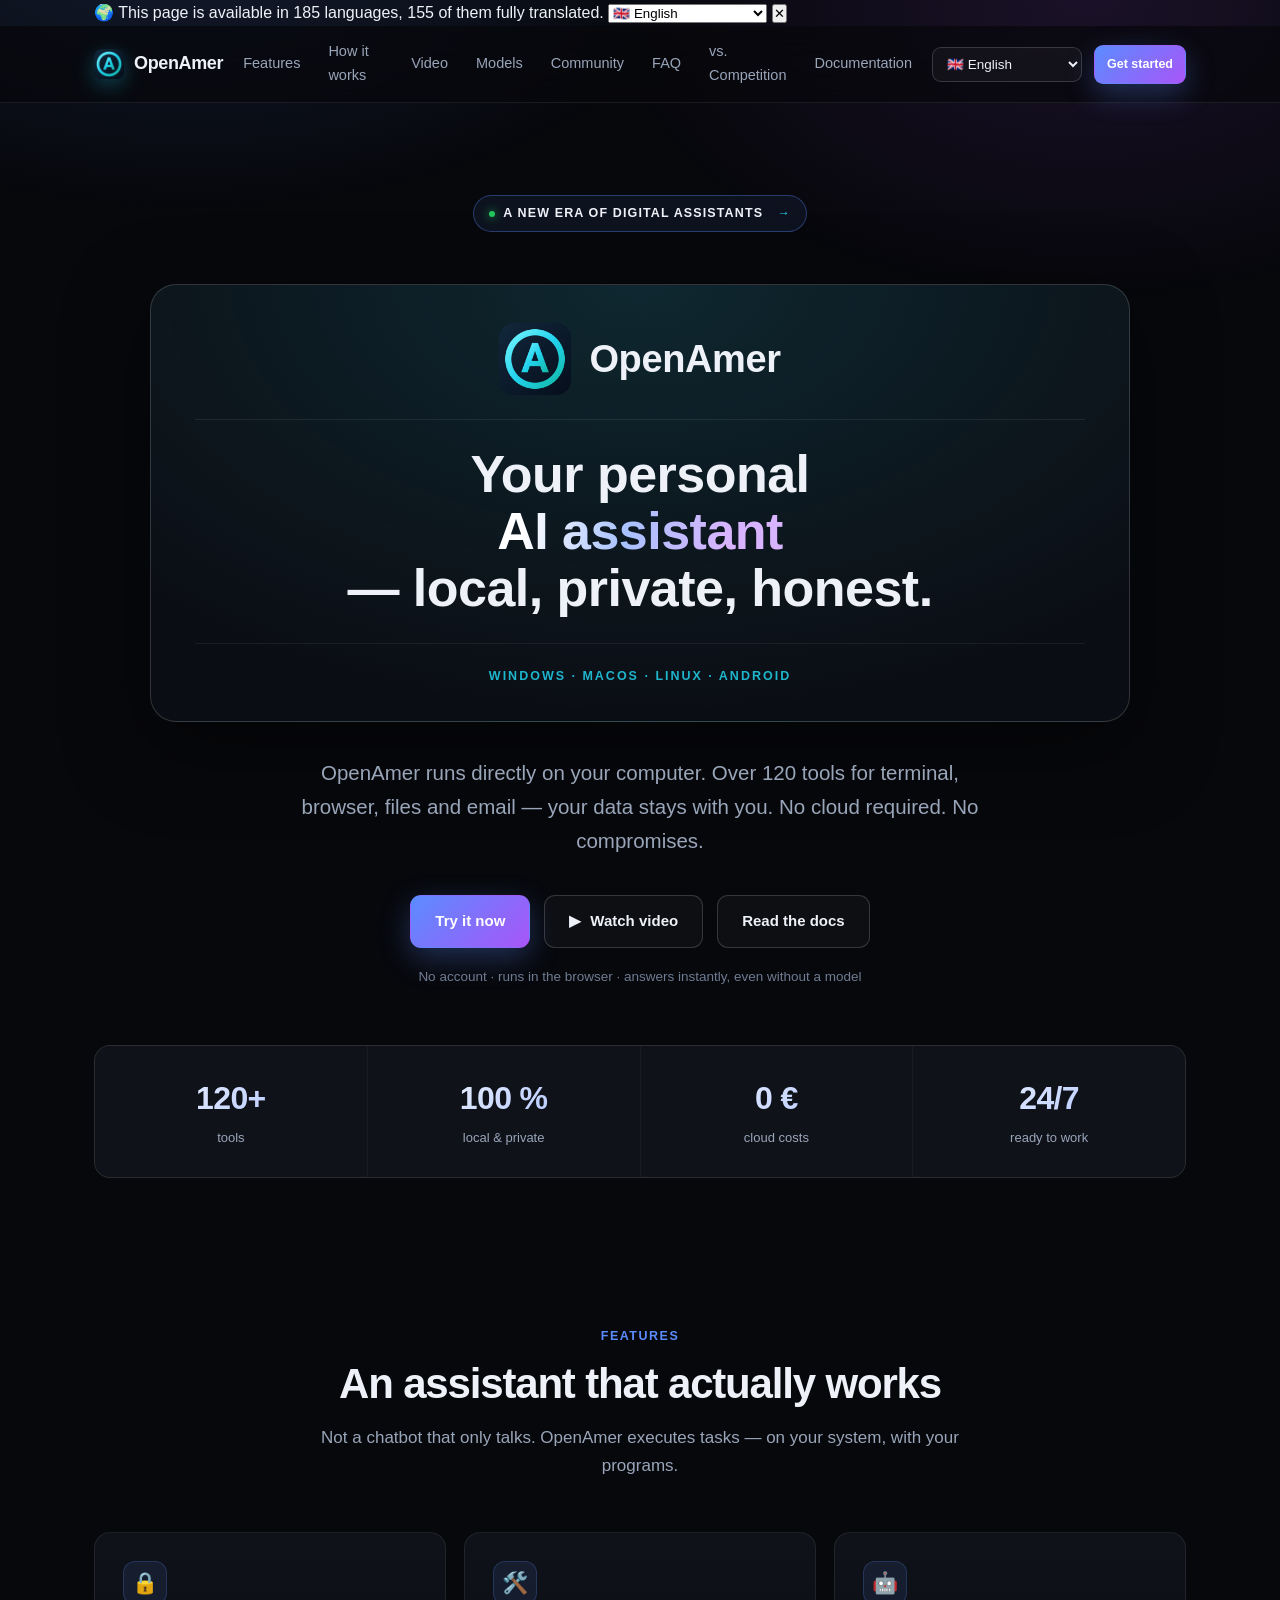
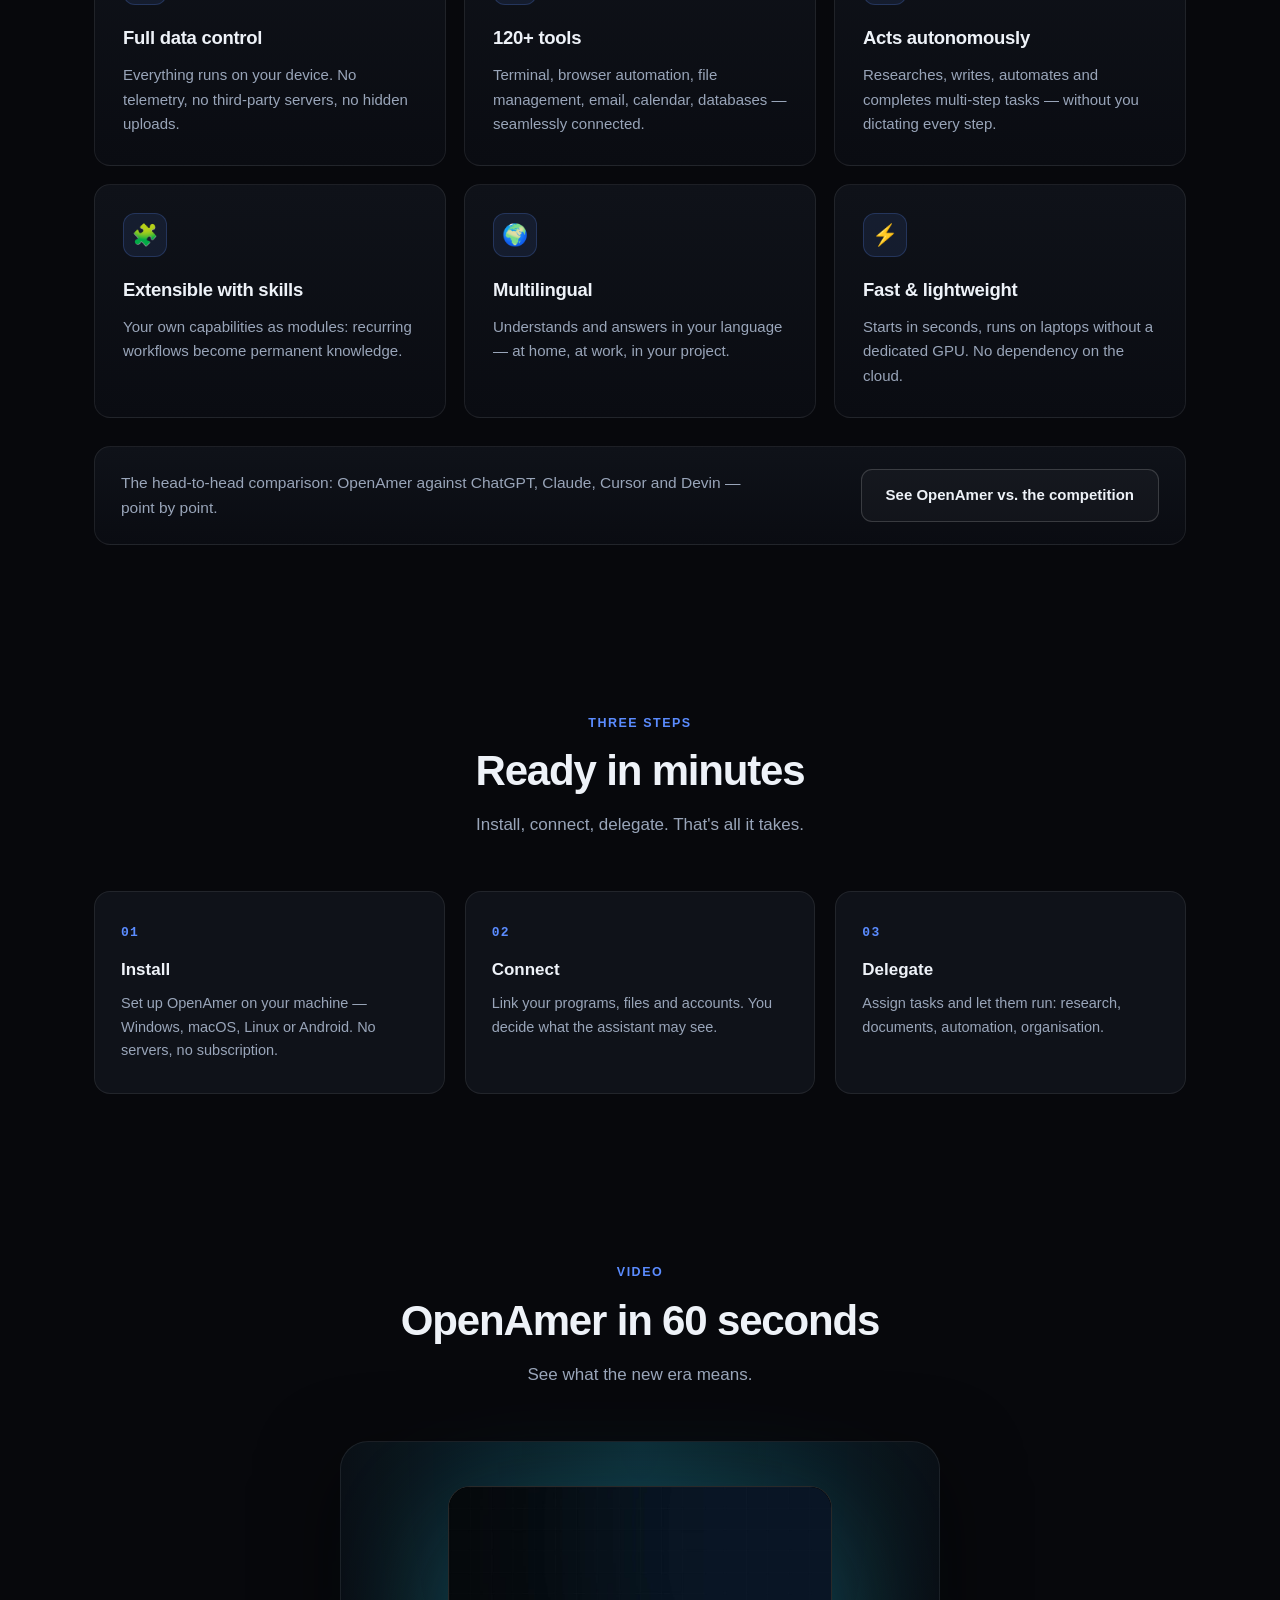
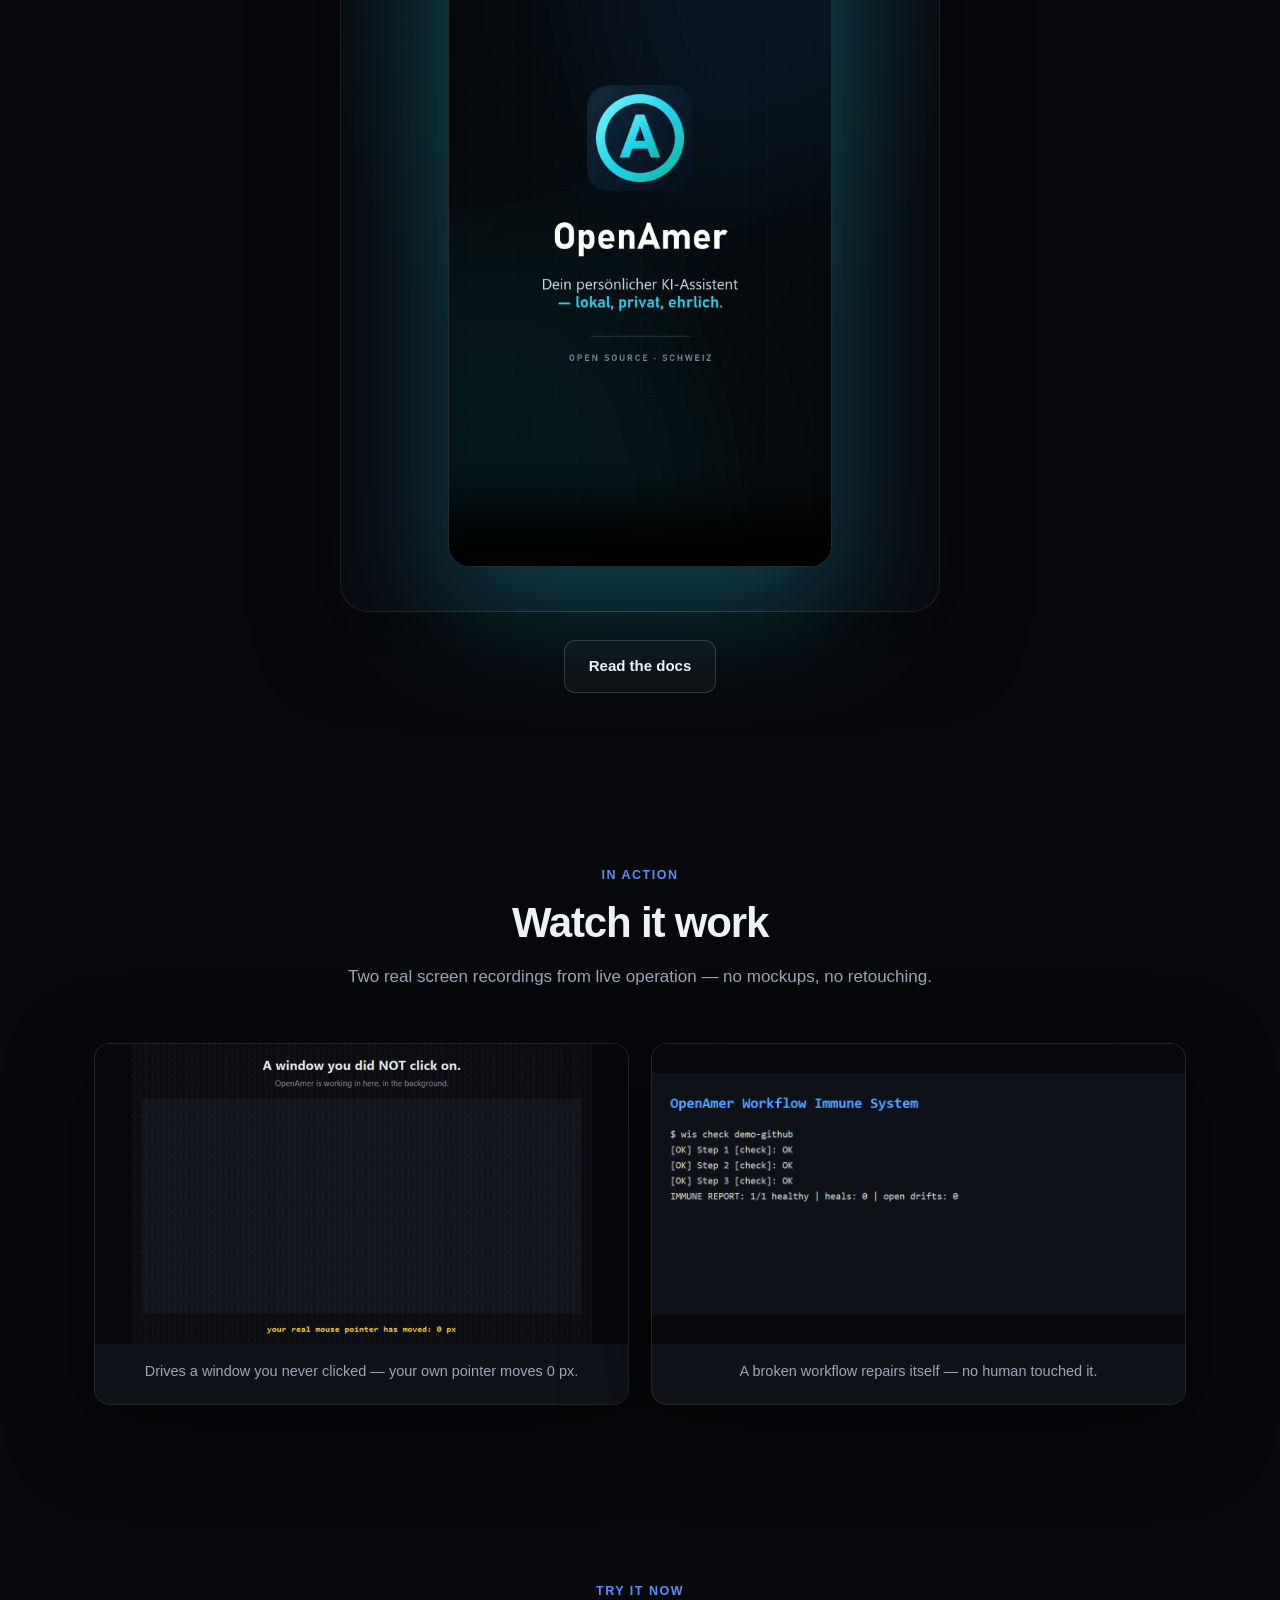
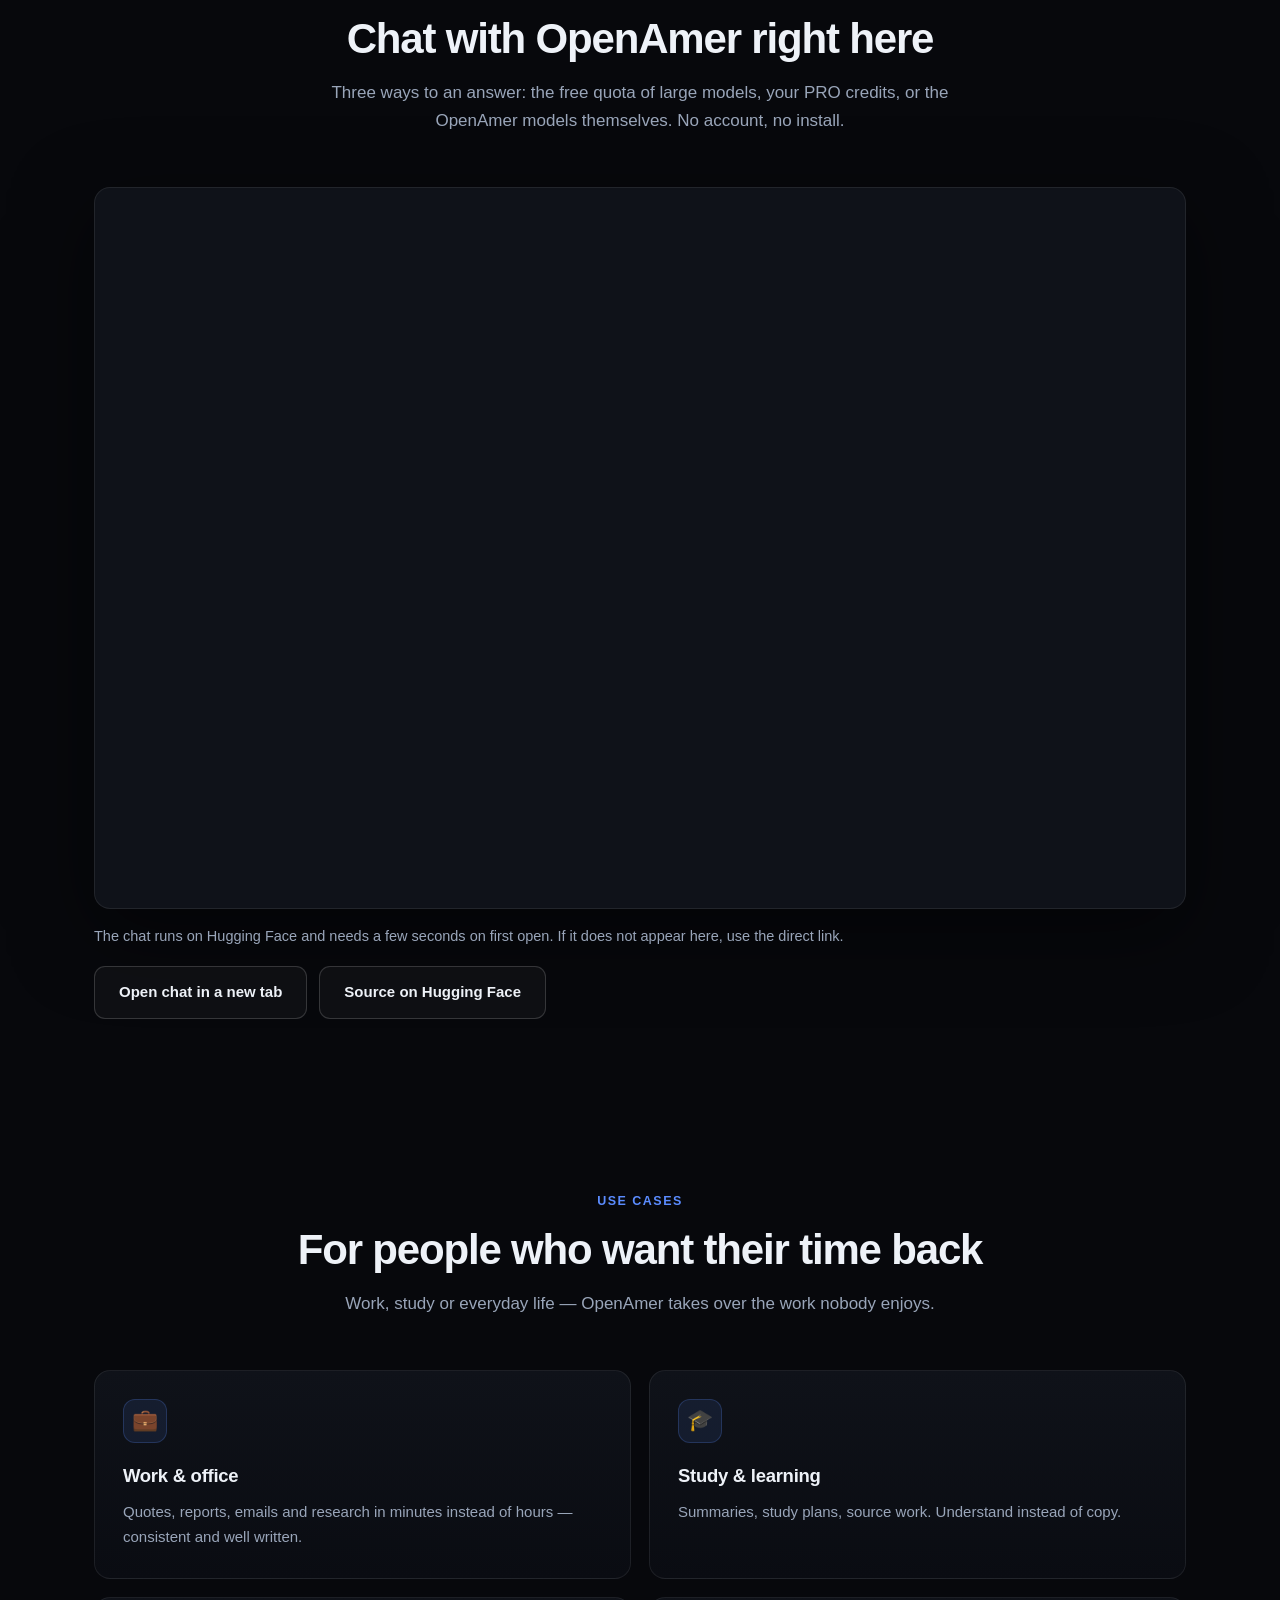
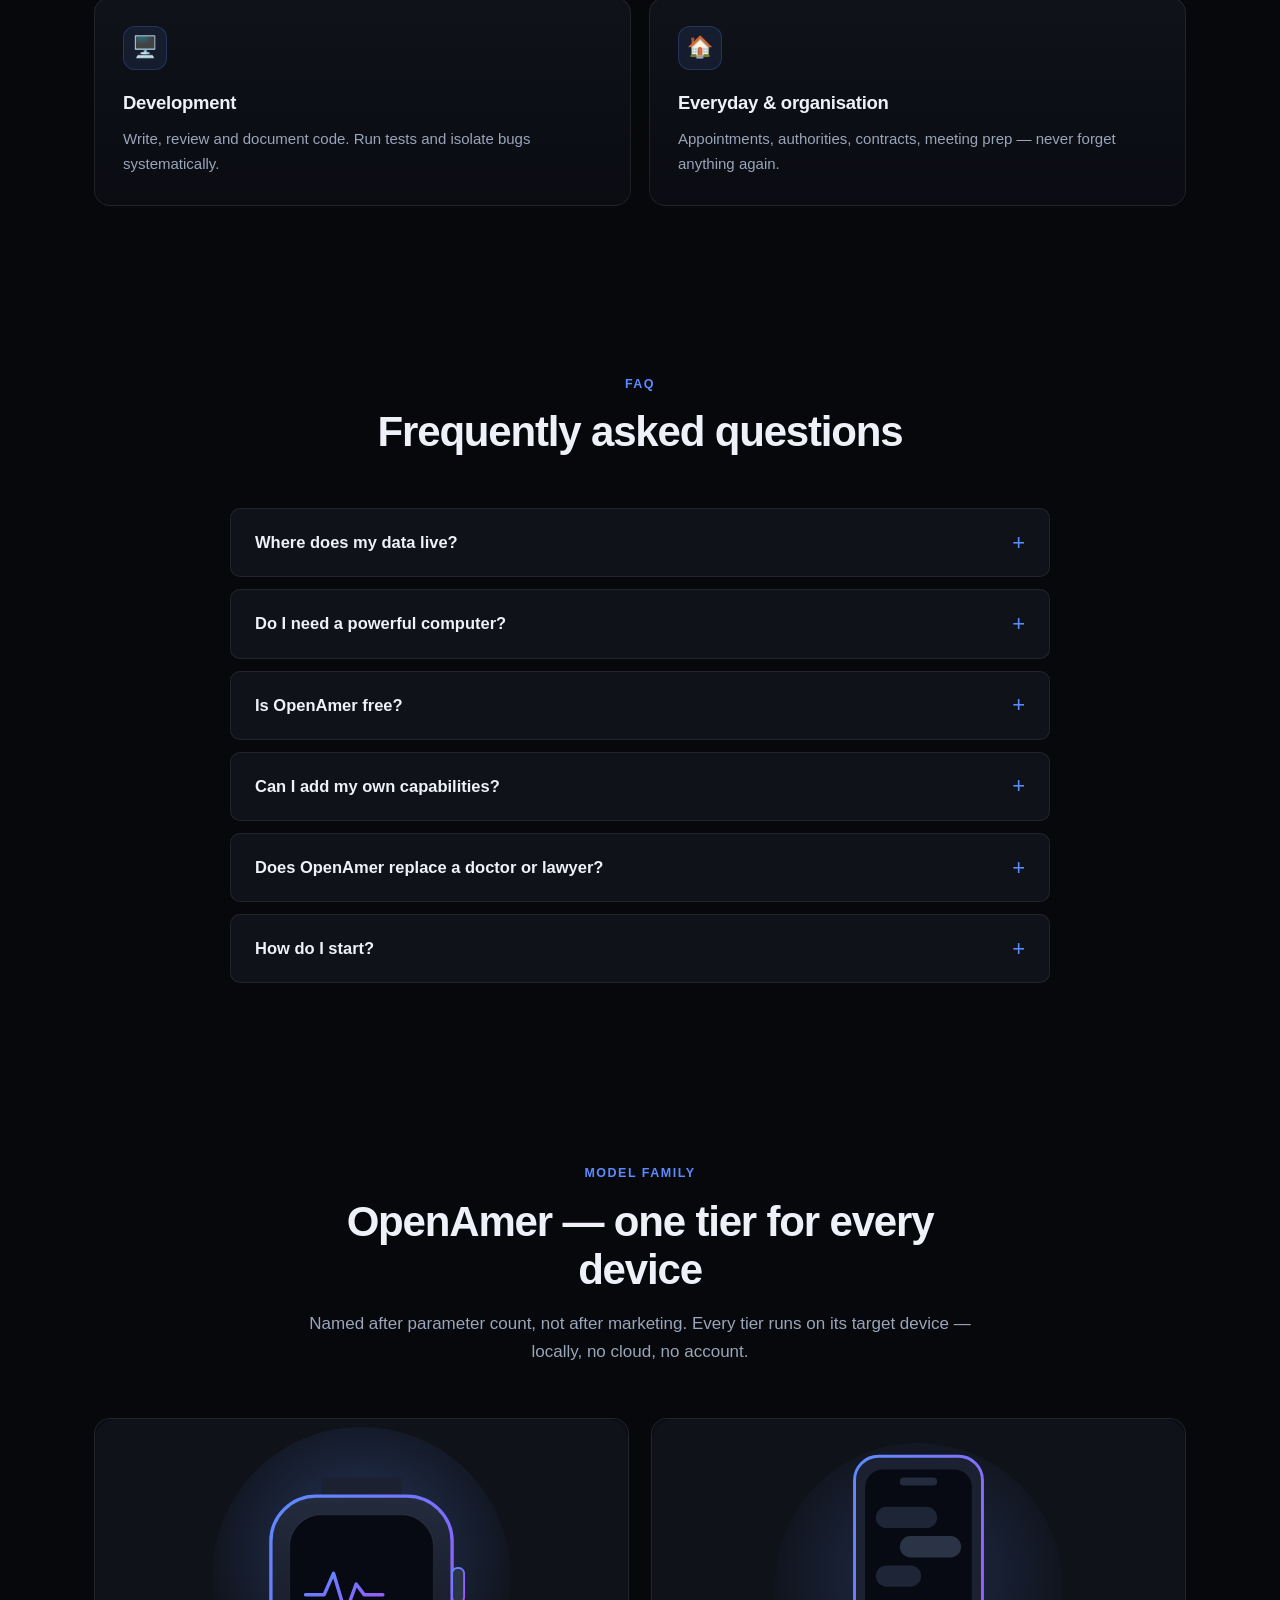
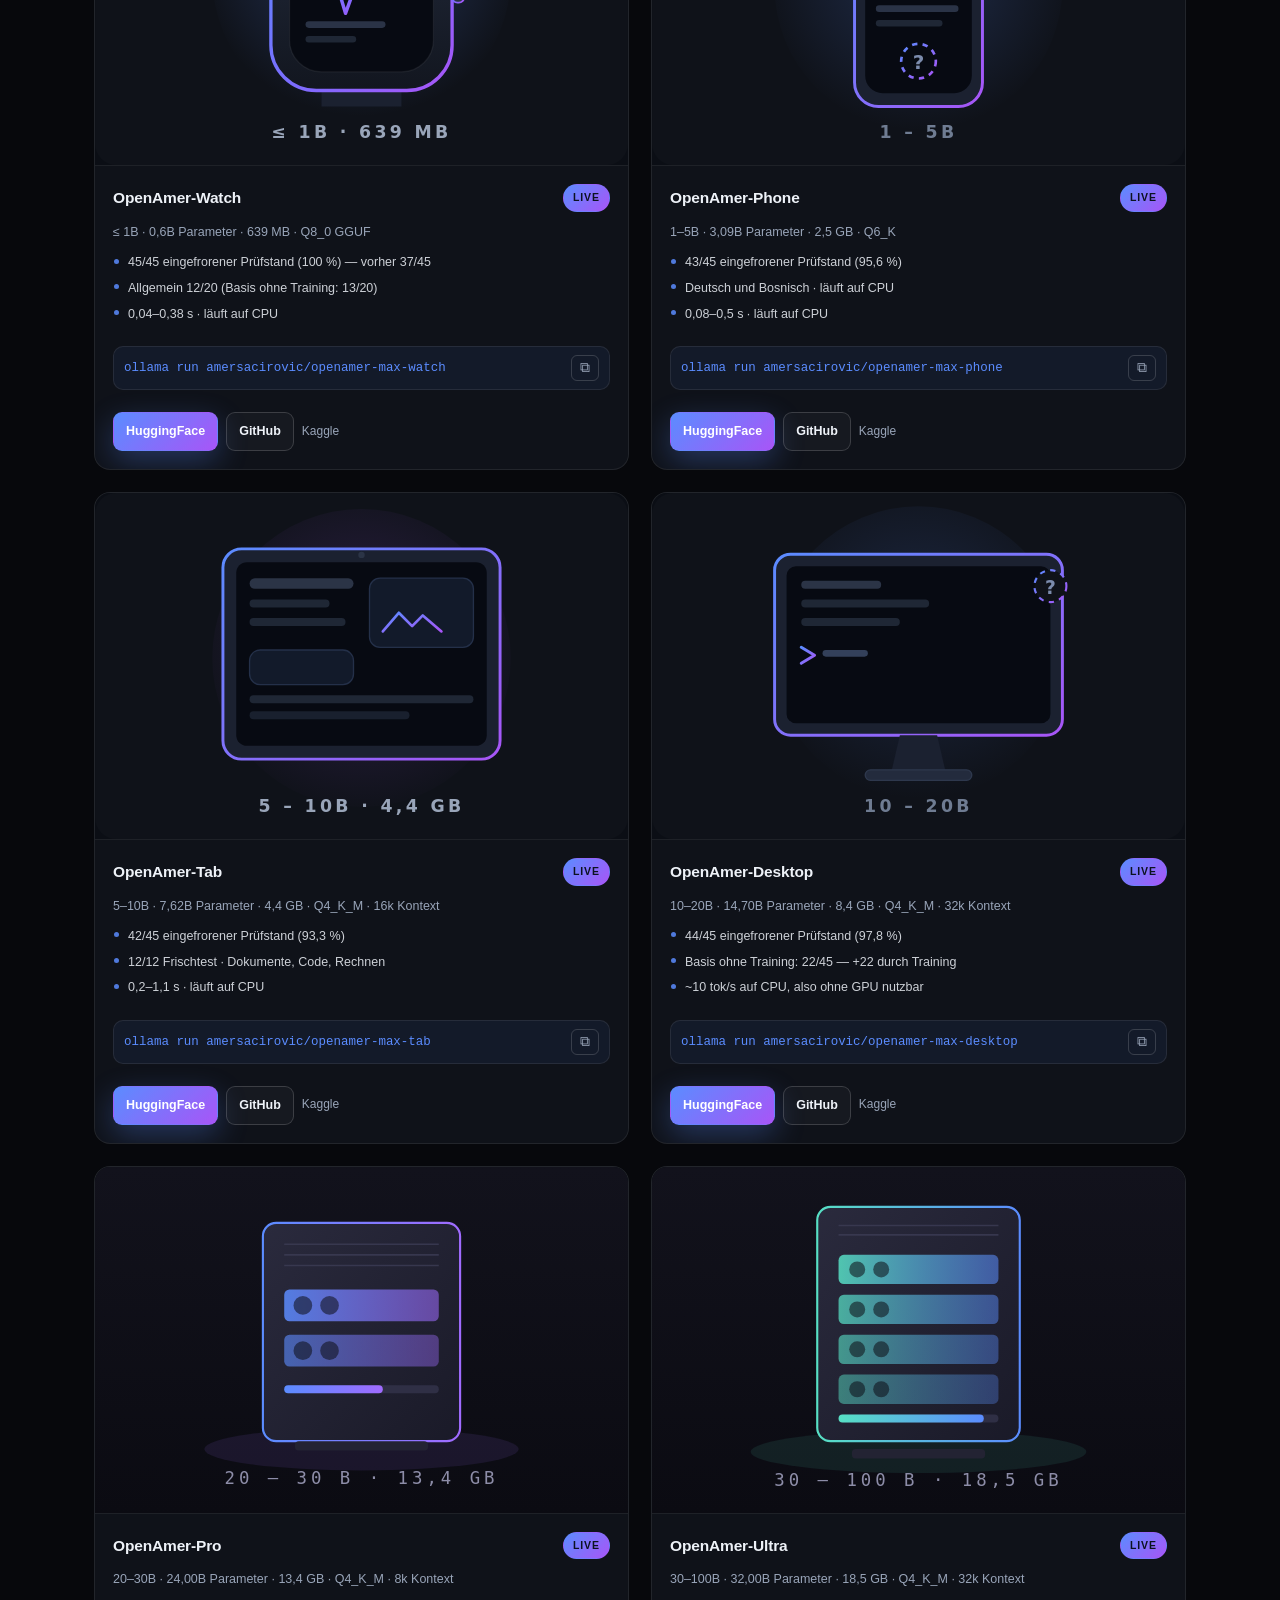
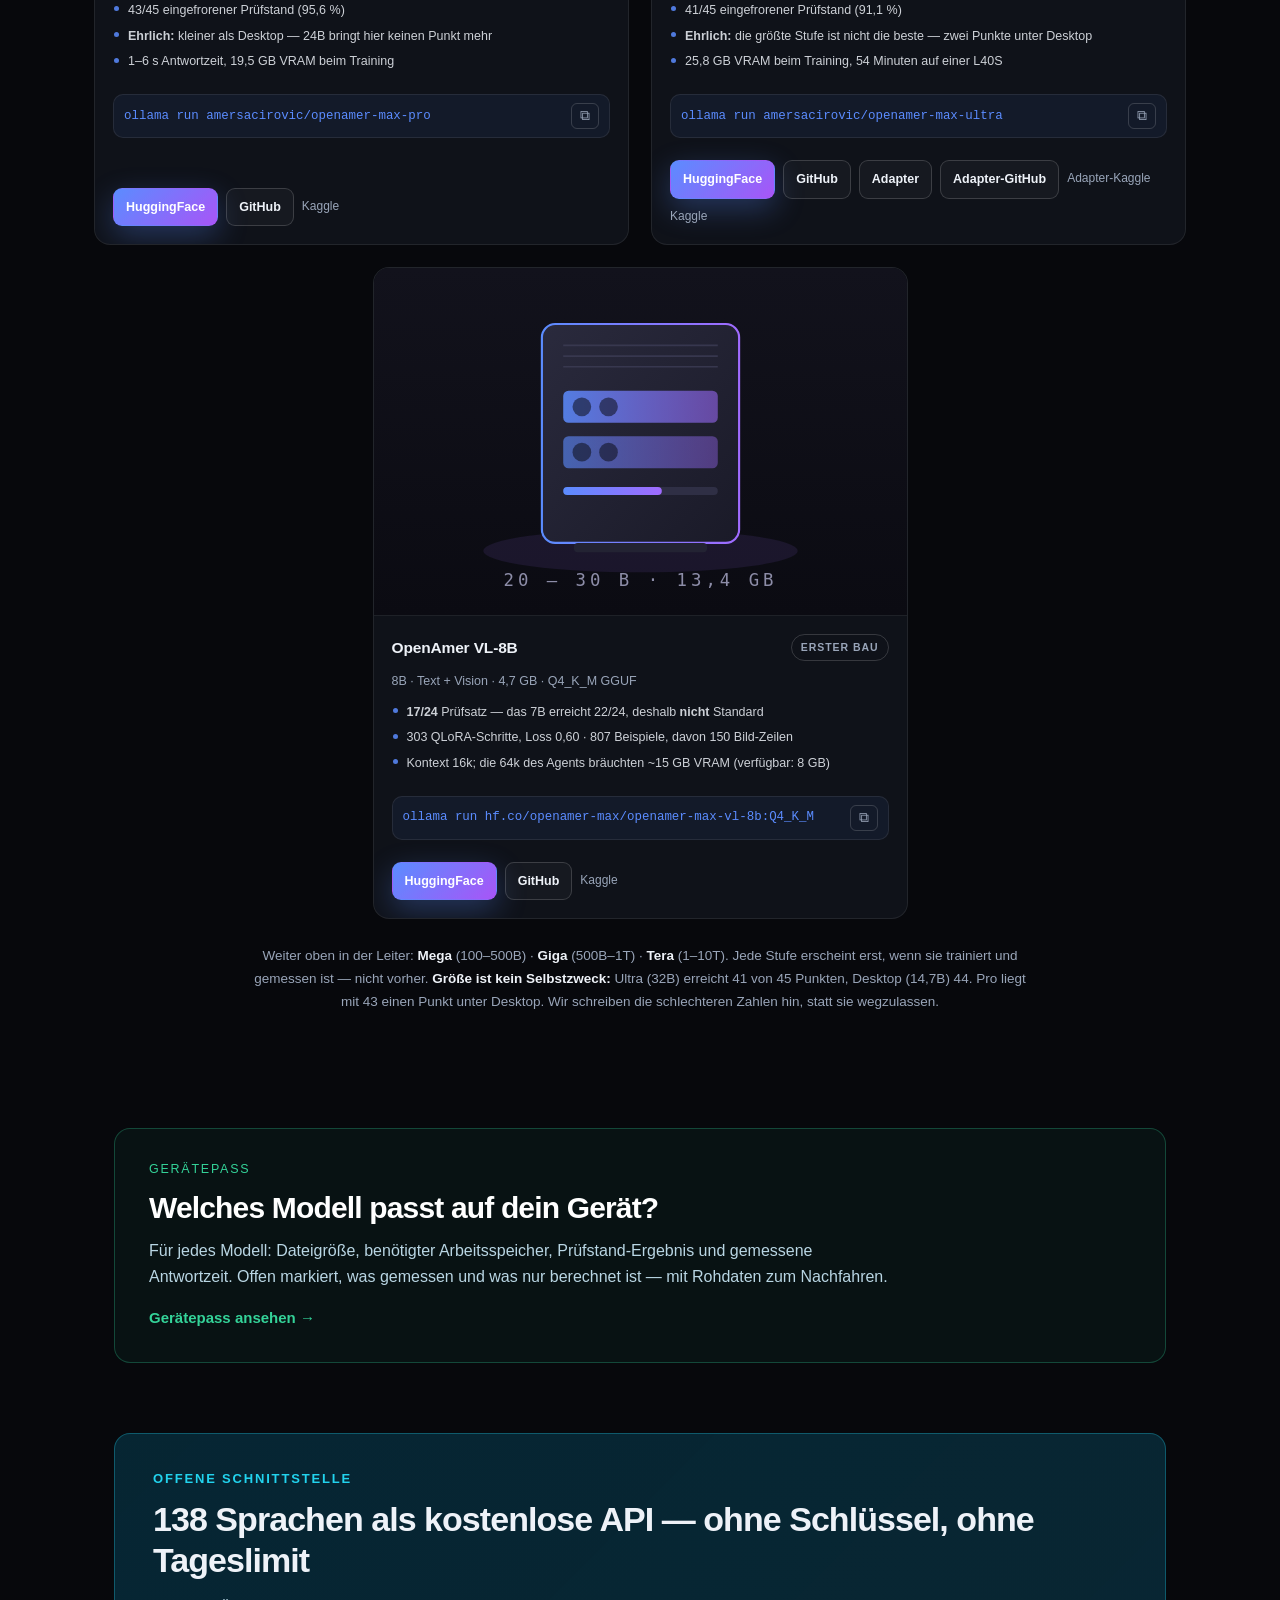
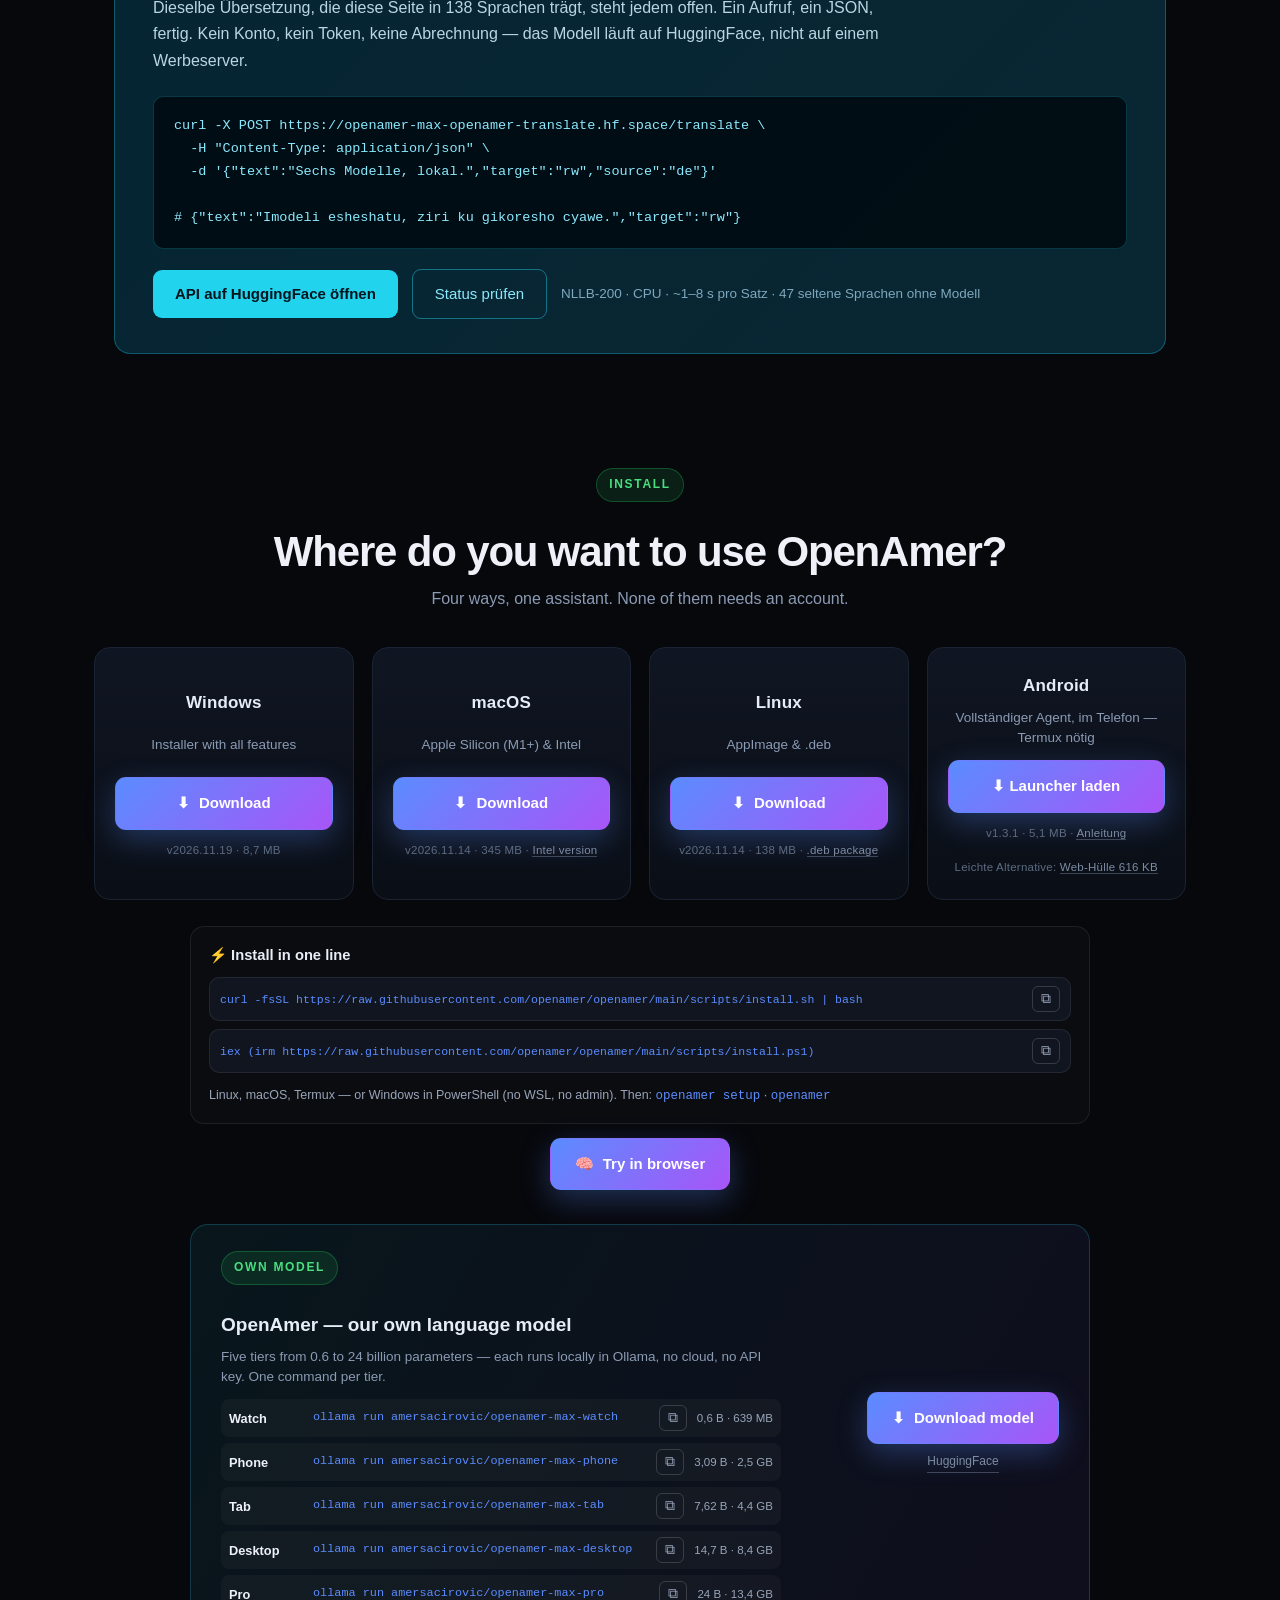
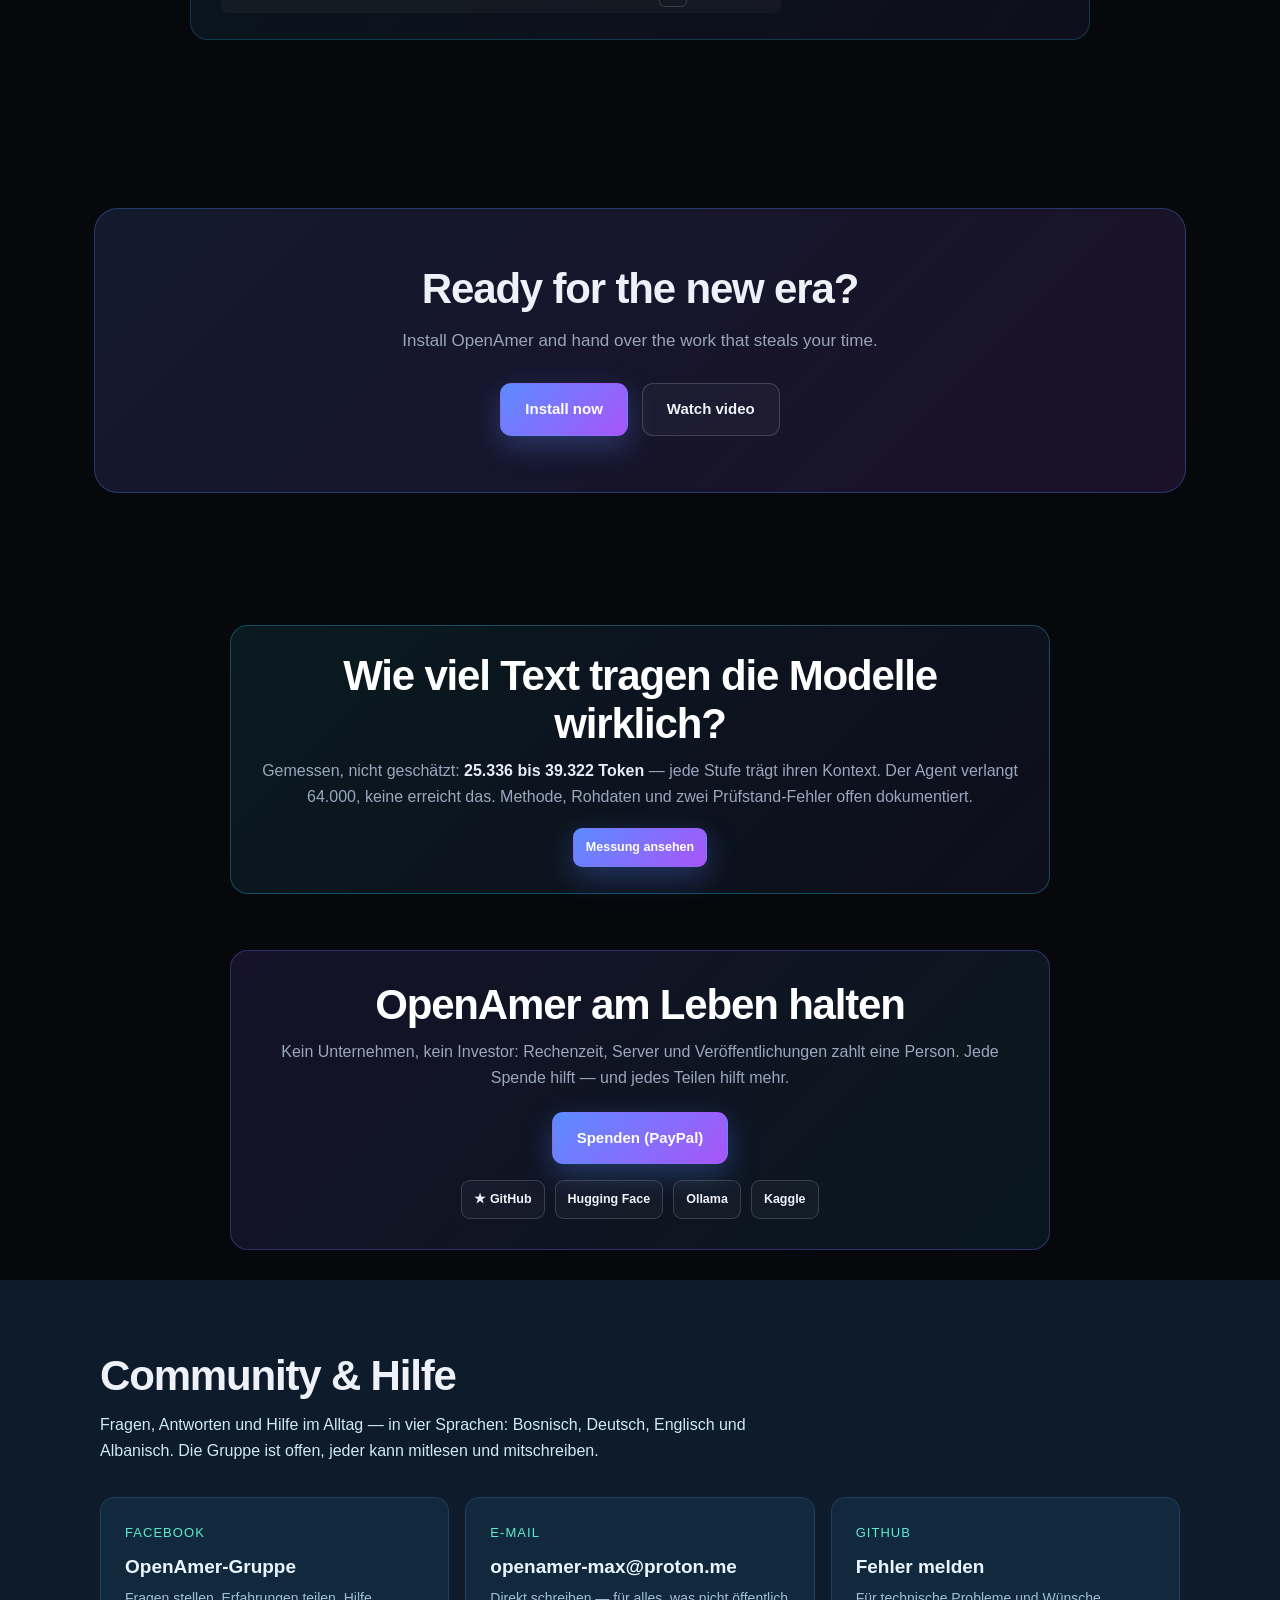
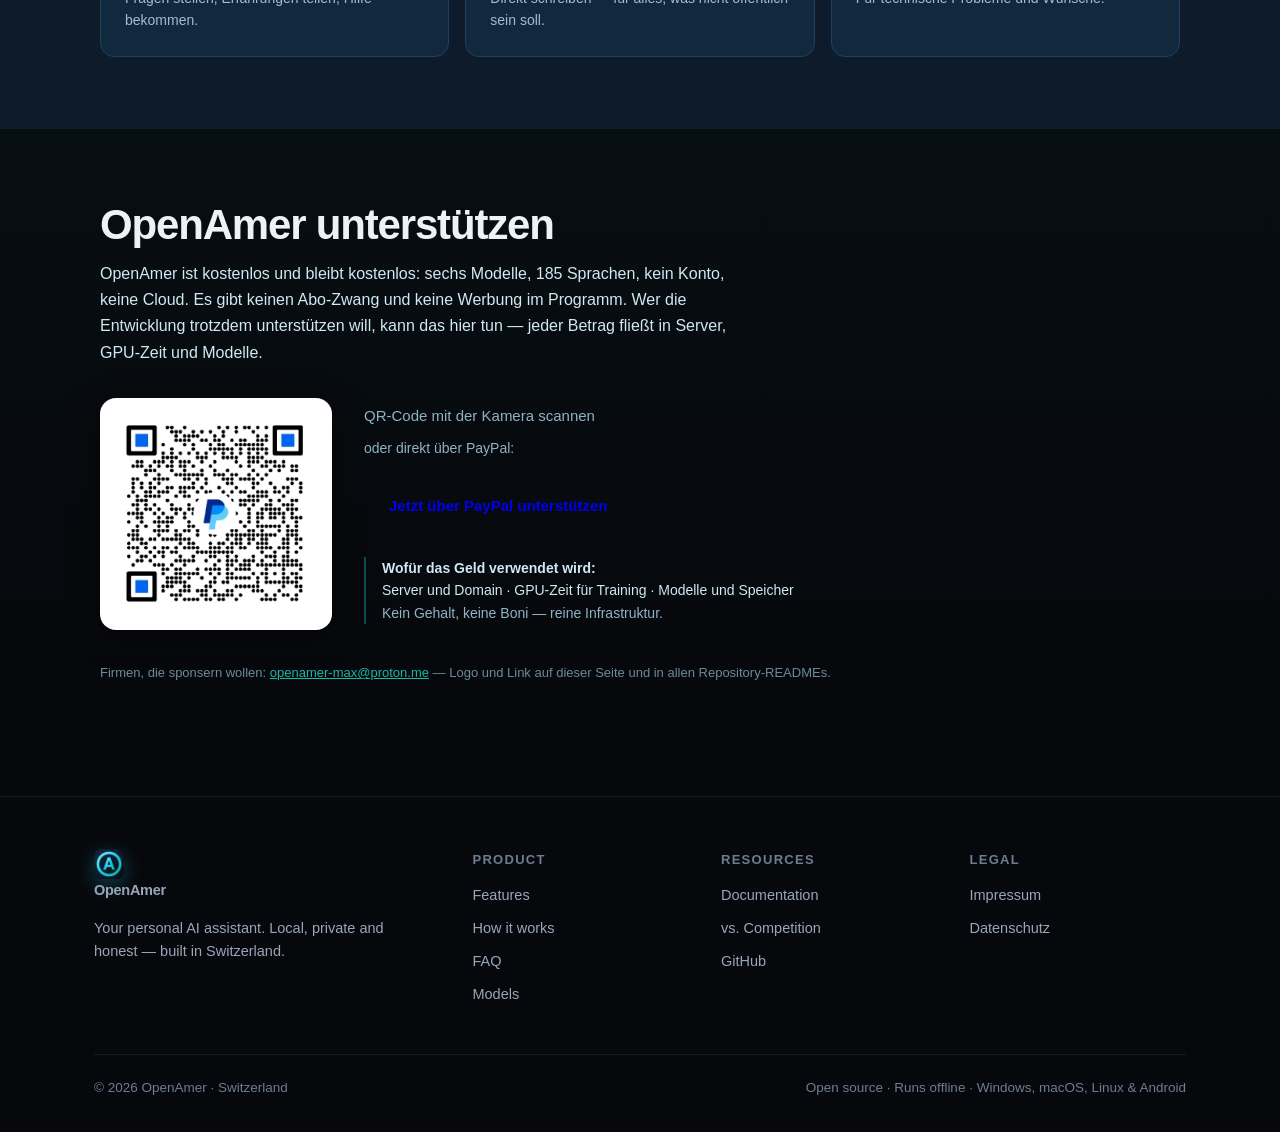
<file: index.html>
<!DOCTYPE html>

<html lang="de" dir="ltr">

<head>

<meta charset="UTF-8">

<script>document.documentElement.className += " js";</script>

<meta name="viewport" content="width=device-width, initial-scale=1">

<title>OpenAmer — Dein persönlicher KI-Assistent. Lokal. Privat. Ehrlich.</title>

<meta name="description" content="OpenAmer ist der persönliche KI-Assistent, der direkt auf deinem Computer läuft. Über 120 Werkzeuge, volle Datenkontrolle, keine Cloud-Pflicht. Windows, macOS, Linux und Android.">

<meta name="theme-color" content="#07080c">

<link rel="canonical" href="https://openamer-max.github.io/">

<link rel="alternate" hreflang="de" href="https://openamer-max.github.io/?lang=de">

<link rel="alternate" hreflang="en" href="https://openamer-max.github.io/?lang=en">

<link rel="alternate" hreflang="es" href="https://openamer-max.github.io/?lang=es">

<link rel="alternate" hreflang="fr" href="https://openamer-max.github.io/?lang=fr">

<link rel="alternate" hreflang="it" href="https://openamer-max.github.io/?lang=it">

<link rel="alternate" hreflang="pt" href="https://openamer-max.github.io/?lang=pt">

<link rel="alternate" hreflang="ru" href="https://openamer-max.github.io/?lang=ru">

<link rel="alternate" hreflang="ar" href="https://openamer-max.github.io/?lang=ar">

<link rel="alternate" hreflang="zh" href="https://openamer-max.github.io/?lang=zh">

<link rel="alternate" hreflang="tr" href="https://openamer-max.github.io/?lang=tr">

<link rel="alternate" hreflang="bs" href="https://openamer-max.github.io/?lang=bs">

<link rel="alternate" hreflang="sq" href="https://openamer-max.github.io/?lang=sq">

<link rel="alternate" hreflang="x-default" href="https://openamer-max.github.io/">

<link rel="stylesheet" href="/assets/style.css?v=20261112i">

<link rel="icon" href="/assets/favicon.ico" sizes="48x48">
<link rel="icon" href="/assets/favicon.png" type="image/png" sizes="64x64">
<link rel="apple-touch-icon" href="/assets/logo.png">

<meta property="og:type" content="website">

<meta property="og:locale" content="de_CH">

<meta property="og:site_name" content="OpenAmer">

<meta property="og:title" content="OpenAmer — Dein persönlicher KI-Assistent. Lokal. Privat. Ehrlich.">

<meta property="og:description" content="Der KI-Assistent, der auf deinem Computer läuft. 120+ Werkzeuge, volle Datenkontrolle, keine Cloud-Pflicht.">

<meta property="og:url" content="https://openamer-max.github.io/">

<meta name="twitter:card" content="summary_large_image">
<meta property="og:image" content="https://openamer-max.github.io/assets/og-image.png">
<meta property="og:image:width" content="1200">
<meta property="og:image:height" content="630">
<meta property="og:image:alt" content="OpenAmer — lokaler KI-Assistent. Lokal, privat, ehrlich.">
<meta name="twitter:image" content="https://openamer-max.github.io/assets/og-image.png">

<script type="application/ld+json">

{

  "@context": "https://schema.org",

  "@type": "SoftwareApplication",

  "name": "OpenAmer",

  "applicationCategory": "BusinessApplication",

  "operatingSystem": "Windows, macOS, Linux, Android",

  "description": "Persönlicher KI-Assistent, der lokal auf dem eigenen Computer läuft. Über 120 Werkzeuge, volle Datenkontrolle.",

  "url": "https://openamer-max.github.io/",

  "inLanguage": ["de","en","es","fr","it","pt","ru","ar","zh","tr","bs","sq","pl","id","hi","ja"],

  "author": { "@type": "Person", "name": "OpenAmer" },

  "offers": { "@type": "Offer", "price": "0", "priceCurrency": "CHF" }

}

</script>

<noscript><style>.reveal{opacity:1 !important;transform:none !important}
/* === Sprach-Banner: jeder Besucher findet seine Sprache === */
.lang-banner{position:relative;z-index:60;background:linear-gradient(90deg,#062b3a,#0b3b4d 55%,#12384a);
  border-bottom:1px solid rgba(34,211,238,.35)}
.lang-banner[hidden]{display:none}
.lang-banner-in{display:flex;align-items:center;gap:14px;padding:11px 0;font-size:14px;flex-wrap:wrap}
.lang-ico{font-size:18px;line-height:1}
.lang-txt{color:#cfe9f5;flex:1;min-width:200px}
.lang-quick{background:rgba(3,20,30,.85);color:#8be9fd;border:1px solid rgba(34,211,238,.45);
  border-radius:8px;padding:7px 12px;font-size:14px;font-family:inherit;max-width:280px}
.lang-quick:focus{outline:2px solid #22d3ee;outline-offset:1px}
.lang-x{background:transparent;border:none;color:#7fa8bd;font-size:16px;cursor:pointer;padding:4px 8px;line-height:1}
.lang-x:hover{color:#fff}
@media (max-width:640px){.lang-banner-in{font-size:13px;gap:9px}.lang-quick{max-width:100%;width:100%}}
</style></noscript>
</head>

<body>
<div class="lang-banner" id="langBanner" hidden>
  <div class="wrap lang-banner-in">
    <span class="lang-ico">🌍</span>
    <span class="lang-txt" id="langTxt">This page is available in 185 languages, 155 of them fully translated.</span>
    <select id="langQuick" class="lang-quick" aria-label="Sprache / Language"></select>
    <button class="lang-x" id="langX" type="button" aria-label="Schließen">✕</button>
  </div>
</div>





<nav class="nav">

  <div class="nav-inner">

    <a class="brand" href="/"><img class="brand-mark" src="/assets/logo.png" width="30" height="30" alt="" decoding="async"><span>OpenAmer</span></a>

    <div class="nav-links">

      <a href="#funktionen" data-i18n="nav_features">Funktionen</a>

      <a href="#ablauf" data-i18n="nav_how">So funktioniert's</a>

      <a href="#video" data-i18n="nav_video">Video</a>

        <a href="#modelle" data-i18n="nav_models">Modelle</a>

            <a href="#community" data-i18n="nav_community">Community</a>
      <a href="#faq" data-i18n="nav_faq">FAQ</a>

      <a href="https://github.com/openamer-max/openamer#-openamer-vs-the-competition" target="_blank" rel="noopener" data-i18n="nav_vs">vs. Konkurrenz</a>

      <a href="https://github.com/openamer-max/openamer" target="_blank" rel="noopener" data-i18n="nav_docs">Dokumentation</a>

    </div>

    <div class="nav-cta">

      <select id="langSel" aria-label="Sprache / Language" class="lang-sel">
        <option value="ar">🇸🇦 العربية</option>
        <option value="bs">🇧🇦 Bosanski</option>
        <option value="cs">🇨🇿 Čeština</option>
        <option value="de">🇩🇪 Deutsch</option>
        <option value="en">🇬🇧 English</option>
        <option value="es">🇪🇸 Español</option>
        <option value="fr">🇫🇷 Français</option>
        <option value="hi">🇮🇳 हिन्दी</option>
        <option value="hu">🇭🇺 Magyar</option>
        <option value="id">🇮🇩 Bahasa Indonesia</option>
        <option value="it">🇮🇹 Italiano</option>
        <option value="ja">🇯🇵 日本語</option>
        <option value="ko">🇰🇷 한국어</option>
        <option value="nl">🇳🇱 Nederlands</option>
        <option value="pl">🇵🇱 Polski</option>
        <option value="pt">🇵🇹 Português</option>
        <option value="ro">🇷🇴 Română</option>
        <option value="ru">🇷🇺 Русский</option>
        <option value="sq">🇦🇱 Shqip</option>
        <option value="sv">🇸🇪 Svenska</option>
        <option value="th">🇹🇭 ไทย</option>
        <option value="tr">🇹🇷 Türkçe</option>
        <option value="uk">🇺🇦 Українська</option>
        <option value="vi">🇻🇳 Tiếng Việt</option>
        <option value="zh">🇨🇳 简体中文</option>

        <option value="aa">🌐 Afaraf</option>
        <option value="ab">🌐 Аҧсуа</option>
        <option value="ae">🌐 Avesta</option>
        <option value="af">🇿🇦 Afrikaans</option>
        <option value="ak">🌐 Akan</option>
        <option value="am">🇪🇹 አማርኛ</option>
        <option value="an">🌐 Aragonés</option>
        <option value="as">🌐 অসমীয়া</option>
        <option value="av">🌐 Авар</option>
        <option value="ay">🌐 Aymar aru</option>
        <option value="az">🇦🇿 Azərbaycan</option>
        <option value="ba">🌐 Башҡортса</option>
        <option value="be">🇧🇾 Беларуская</option>
        <option value="bg">🇧🇬 Български</option>
        <option value="bh">🌐 भोजपुरी</option>
        <option value="bi">🌐 Bislama</option>
        <option value="bm">🌐 Bamanankan</option>
        <option value="bn">🇧🇩 বাংলা</option>
        <option value="bo">🌐 བོད་སྐད</option>
        <option value="br">🌐 Brezhoneg</option>
        <option value="ca">🇦🇩 Català</option>
        <option value="ce">🌐 Нохчийн</option>
        <option value="ch">🌐 Chamoru</option>
        <option value="co">🌐 Corsu</option>
        <option value="cr">🌐 Cree</option>
        <option value="cu">🌐 Словѣньскъ</option>
        <option value="cv">🌐 Чӑвашла</option>
        <option value="cy">🇬🇧 Cymraeg</option>
        <option value="da">🇩🇰 Dansk</option>
        <option value="dv">🌐 ދިވެހި</option>
        <option value="dz">🌐 རྫོང་ཁ</option>
        <option value="ee">🌐 Eʋegbe</option>
        <option value="el">🇬🇷 Ελληνικά</option>
        <option value="eo">🌍 Esperanto</option>
        <option value="et">🇪🇪 Eesti</option>
        <option value="eu">🇪🇸 Euskara</option>
        <option value="fa">🇮🇷 فارسی</option>
        <option value="ff">🌐 Fulfulde</option>
        <option value="fi">🇫🇮 Suomi</option>
        <option value="fj">🌐 Na Vosa Vakaviti</option>
        <option value="fo">🌐 Føroyskt</option>
        <option value="fy">🌐 Frysk</option>
        <option value="ga">🇮🇪 Gaeilge</option>
        <option value="gd">🇬🇧 Gàidhlig</option>
        <option value="gl">🇪🇸 Galego</option>
        <option value="gn">🌐 Avañe'ẽ</option>
        <option value="gu">🇮🇳 ગુજરાતી</option>
        <option value="gv">🌐 Manx</option>
        <option value="ha">🇳🇬 Hausa</option>
        <option value="he">🇮🇱 עברית</option>
        <option value="ho">🌐 Hiri Motu</option>
        <option value="hr">🇭🇷 Hrvatski</option>
        <option value="ht">🌐 Kreyòl ayisyen</option>
        <option value="hy">🇦🇲 Հայերեն</option>
        <option value="hz">🌐 Otjiherero</option>
        <option value="ia">🌐 Interlingua</option>
        <option value="ie">🌐 Interlingue</option>
        <option value="ig">🇳🇬 Igbo</option>
        <option value="ii">🌐 Sichuan Yi</option>
        <option value="ik">🌐 Inupiaq</option>
        <option value="io">🌐 Ido</option>
        <option value="is">🇮🇸 Íslenska</option>
        <option value="iu">🌐 ᐃᓄᒃᑎᑐᑦ</option>
        <option value="jv">🇮🇩 Basa Jawa</option>
        <option value="ka">🇬🇪 ქართული</option>
        <option value="kg">🌐 Kikongo</option>
        <option value="ki">🌐 Gĩkũyũ</option>
        <option value="kj">🌐 Kuanyama</option>
        <option value="kk">🇰🇿 Қазақша</option>
        <option value="kl">🌐 Kalaallisut</option>
        <option value="km">🇰🇭 ខ្មែរ</option>
        <option value="kn">🌐 ಕನ್ನಡ</option>
        <option value="kr">🌐 Kanuri</option>
        <option value="ks">🌐 کٲشُر</option>
        <option value="ku">🇮🇶 Kurdî</option>
        <option value="kv">🌐 Komi</option>
        <option value="kw">🌐 Cornish</option>
        <option value="ky">🇰🇬 Кыргызча</option>
        <option value="la">🏛️ Latina</option>
        <option value="lb">🇱🇺 Lëtzebuergesch</option>
        <option value="lg">🌐 Luganda</option>
        <option value="li">🌐 Limburgish</option>
        <option value="ln">🌐 Lingála</option>
        <option value="lo">🇱🇦 ລາວ</option>
        <option value="lt">🇱🇹 Lietuvių</option>
        <option value="lu">🌐 Tshiluba</option>
        <option value="lv">🇱🇻 Latviešu</option>
        <option value="mg">🌐 Malagasy</option>
        <option value="mh">🌐 Kajin M̧ajeļ</option>
        <option value="mi">🌐 Te Reo Māori</option>
        <option value="mk">🇲🇰 Македонски</option>
        <option value="ml">🌐 മലയാളം</option>
        <option value="mn">🇲🇳 Монгол</option>
        <option value="mr">🇮🇳 मराठी</option>
        <option value="ms">🇲🇾 Bahasa Melayu</option>
        <option value="mt">🇲🇹 Malti</option>
        <option value="my">🇲🇲 မြန်မာ</option>
        <option value="na">🌐 Dorerin Naoero</option>
        <option value="nb">🇳🇴 Norwegian Bokmal</option>
        <option value="nd">🌐 isiNdebele</option>
        <option value="ne">🇳🇵 नेपाली</option>
        <option value="ng">🌐 Ndonga</option>
        <option value="nn">🇳🇴 Norwegian Nynorsk</option>
        <option value="no">🇳🇴 Norsk</option>
        <option value="nr">🌐 isiNdebele</option>
        <option value="nv">🌐 Diné bizaad</option>
        <option value="ny">🌐 Chichewa</option>
        <option value="oc">🌐 Occitan</option>
        <option value="oj">🌐 Anishinaabemowin</option>
        <option value="om">🌐 Afaan Oromoo</option>
        <option value="or">🌐 ଓଡ଼ିଆ</option>
        <option value="os">🌐 Ирон</option>
        <option value="pa">🇮🇳 ਪੰਜਾਬੀ</option>
        <option value="pi">🌐 पालि</option>
        <option value="ps">🇦🇫 پښتو</option>
        <option value="qu">🌐 Runa Simi</option>
        <option value="rm">🌐 Rumantsch</option>
        <option value="rn">🌐 Ikirundi</option>
        <option value="rw">🌐 Ikinyarwanda</option>
        <option value="sa">🌐 संस्कृतम्</option>
        <option value="sc">🌐 Sardu</option>
        <option value="sd">🇵🇰 سنڌي</option>
        <option value="se">🌐 Davvisámegiella</option>
        <option value="sg">🌐 Sängö</option>
        <option value="si">🇱🇰 සිංහල</option>
        <option value="sk">🇸🇰 Slovenčina</option>
        <option value="sl">🇸🇮 Slovenščina</option>
        <option value="sm">🌐 Gagana Samoa</option>
        <option value="sn">🌐 chiShona</option>
        <option value="so">🇸🇴 Soomaali</option>
        <option value="sr">🇷🇸 Српски</option>
        <option value="ss">🌐 siSwati</option>
        <option value="st">🇱🇸 Sesotho</option>
        <option value="su">🇮🇩 Basa Sunda</option>
        <option value="sw">🇰🇪 Kiswahili</option>
        <option value="ta">🇮🇳 தமிழ்</option>
        <option value="te">🇮🇳 తెలుగు</option>
        <option value="tg">🇹🇯 Тоҷикӣ</option>
        <option value="ti">🇪🇹 ትግርኛ</option>
        <option value="tk">🌐 Türkmençe</option>
        <option value="tl">🇵🇭 Tagalog</option>
        <option value="tn">🇧🇼 Setswana</option>
        <option value="to">🌐 Lea faka-Tonga</option>
        <option value="ts">🇿🇦 Xitsonga</option>
        <option value="tt">🌐 Татарча</option>
        <option value="tw">🌐 Twi</option>
        <option value="ty">🌐 Reo Tahiti</option>
        <option value="ug">🌐 ئۇيغۇرچە</option>
        <option value="ur">🇵🇰 اردو</option>
        <option value="uz">🇺🇿 Oʻzbekcha</option>
        <option value="ve">🌐 Tshivenḓa</option>
        <option value="vo">🌐 Volapük</option>
        <option value="wa">🌐 Walon</option>
        <option value="wo">🌐 Wolof</option>
        <option value="xh">🇿🇦 isiXhosa</option>
        <option value="yi">✡️ ייִדיש</option>
        <option value="yo">🇳🇬 Yorùbá</option>
        <option value="za">🌐 Vahcuengh</option>
        <option value="zh-hant">🌐 繁體中文</option>
        <option value="zu">🇿🇦 isiZulu</option>
      </select>

      <a class="btn btn-primary btn-sm" href="https://github.com/openamer-max/openamer#-install-in-one-line" target="_blank" rel="noopener" data-i18n="nav_start">Jetzt starten</a>

    </div>

  </div>

</nav>



<header class="hero">

  <div class="wrap">

    <a class="badge badge-link" href="/app/" title="OpenAmer live testen"><span class="dot"></span> <span data-i18n="badge">Neue Ära der digitalen Assistenten</span><span class="badge-arrow" aria-hidden="true">→</span></a>

    <div class="hero-banner">
      <div class="banner-lockup">
        <img class="banner-logo" src="/assets/logo.png" width="66" height="66" alt="OpenAmer Logo" decoding="async">
        <span class="banner-word">OpenAmer</span>
      </div>
      <h1><span data-i18n="t1">Dein persönlicher</span><br><span class="grad" data-i18n="t2">KI-Assistent</span><br><span data-i18n="t3">— lokal, privat, ehrlich.</span></h1>
      <div class="banner-platforms">Windows · macOS · Linux · Android</div>
    </div>

    <p class="hero-sub" data-i18n="sub">OpenAmer läuft direkt auf deinem Computer. Über 120 Werkzeuge für Terminal, Browser, Dateien und E-Mail — deine Daten bleiben bei dir. Keine Cloud-Pflicht. Keine Kompromisse.</p>

    <div class="hero-actions">

      <a class="btn btn-primary" href="https://openamer-max.github.io/app/" data-i18n="btn_test">Jetzt testen</a>

      <a class="btn btn-ghost" href="#video">▶ <span data-i18n="btn_video">Video ansehen</span></a>

      <a class="btn btn-ghost" href="https://github.com/openamer-max/openamer" target="_blank" rel="noopener" data-i18n="btn_docs">Dokumentation lesen</a>

    </div>

    <p class="hero-note" data-i18n="test_note">Kein Konto · läuft im Browser · antwortet sofort, auch ohne Modell</p>


    <div class="stats">

      <div class="stat"><b>120+</b><span data-i18n="st1">Werkzeuge</span></div>

      <div class="stat"><b>100 %</b><span data-i18n="st2">lokal &amp; privat</span></div>

      <div class="stat"><b>0 €</b><span data-i18n="st3">Cloud-Kosten</span></div>

      <div class="stat"><b>24/7</b><span data-i18n="st4">einsatzbereit</span></div>

    </div>

  </div>

</header>



<section id="funktionen">

  <div class="wrap">

    <div class="section-head reveal">

      <div class="eyebrow" data-i18n="fe_eyebrow">Funktionen</div>

      <h2 data-i18n="fe_title">Ein Assistent, der wirklich arbeitet</h2>

      <p data-i18n="fe_sub">Kein Chatbot, der nur redet. OpenAmer führt Aufgaben aus — auf deinem System, mit deinen Programmen.</p>

    </div>

    <div class="grid grid-3">

      <div class="card reveal"><div class="card-ico">🔒</div><h3 data-i18n="f1t">Volle Datenkontrolle</h3><p data-i18n="f1d">Alles läuft auf deinem Gerät. Keine Telemetrie, keine fremden Server, keine versteckten Uploads.</p></div>

      <div class="card reveal"><div class="card-ico">🛠️</div><h3 data-i18n="f2t">120+ Werkzeuge</h3><p data-i18n="f2d">Terminal, Browser-Automation, Dateiverwaltung, E-Mail, Kalender, Datenbanken — nahtlos verbunden.</p></div>

      <div class="card reveal"><div class="card-ico">🤖</div><h3 data-i18n="f3t">Handelt selbstständig</h3><p data-i18n="f3d">Recherchiert, schreibt, automatisiert und erledigt mehrstufige Aufgaben — ohne dass du jeden Schritt vorgibst.</p></div>

      <div class="card reveal"><div class="card-ico">🧩</div><h3 data-i18n="f4t">Erweiterbar mit Skills</h3><p data-i18n="f4d">Eigene Fähigkeiten als Module: wiederkehrende Abläufe werden zu dauerhaftem Können.</p></div>

      <div class="card reveal"><div class="card-ico">🌍</div><h3 data-i18n="f5t">Deutsch &amp; mehrsprachig</h3><p data-i18n="f5d">Versteht und antwortet in deiner Sprache — im Alltag, im Beruf, im Projekt.</p></div>

      <div class="card reveal"><div class="card-ico">⚡</div><h3 data-i18n="f6t">Schnell &amp; schlank</h3><p data-i18n="f6d">Startet in Sekunden, läuft auch auf Laptops ohne dedizierte GPU. Keine Abhängigkeit von der Cloud.</p></div>

    </div>

    <div class="compare-band reveal">

      <p data-i18n="cmp_text">Der direkte Vergleich: OpenAmer gegen ChatGPT, Claude, Cursor und Devin — Punkt für Punkt.</p>

      <a class="btn btn-ghost" href="https://github.com/openamer-max/openamer#-openamer-vs-the-competition" target="_blank" rel="noopener" data-i18n="cmp_btn">OpenAmer vs. Konkurrenz ansehen</a>

    </div>

  </div>

</section>



<section id="ablauf">

  <div class="wrap">

    <div class="section-head reveal">

      <div class="eyebrow" data-i18n="how_eyebrow">In drei Schritten</div>

      <h2 data-i18n="how_title">In wenigen Minuten einsatzbereit</h2>

      <p data-i18n="how_sub">Installieren, verbinden, delegieren. Mehr braucht es nicht.</p>

    </div>

    <div class="steps">

      <div class="step reveal"><h3 data-i18n="s1t">Installieren</h3><p data-i18n="s1d">OpenAmer auf deinem Rechner einrichten — Windows, macOS, Linux oder Android. Keine Server, kein Abo.</p></div>

      <div class="step reveal"><h3 data-i18n="s2t">Verbinden</h3><p data-i18n="s2d">Deine Programme, Dateien und Konten anbinden. Du entscheidest, was der Assistent sehen darf.</p></div>

      <div class="step reveal"><h3 data-i18n="s3t">Delegieren</h3><p data-i18n="s3d">Aufgaben stellen und ausführen lassen: Recherche, Dokumente, Automatisierung, Organisation.</p></div>

    </div>

  </div>

</section>



<section id="video" class="video-section">

  <div class="wrap">

    <div class="section-head reveal">

      <div class="eyebrow" data-i18n="v_eyebrow">Video</div>

      <h2 data-i18n="v_title">OpenAmer in 60 Sekunden</h2>

      <p data-i18n="v_sub">Sieh selbst, was die neue Ära bedeutet.</p>

    </div>

    <div class="video-stage reveal">
      <div class="video-frame">

      <video controls preload="metadata" playsinline poster="/assets/video/openamer-promo-poster.jpg">

        <source src="/assets/video/openamer-promo.mp4" type="video/mp4">

      </video>

    </div>
    </div>

    <p style="margin-top:28px"><a class="btn btn-ghost" href="installation.html" data-i18n="btn_docs">Dokumentation lesen</a></p>

  </div>

</section>



<section id="demos" class="demos-section">
  <div class="wrap">
    <div class="section-head reveal">
      <div class="eyebrow" data-i18n="d_eyebrow">In Aktion</div>
      <h2 data-i18n="d_title">Sieh es arbeiten</h2>
      <p data-i18n="d_sub">Zwei echte Bildschirmaufnahmen aus dem Betrieb — keine Mockups, keine Nachbearbeitung.</p>
    </div>
    <div class="demo-grid">
      <figure class="demo-card reveal">
        <picture>
          <source media="(prefers-reduced-motion: reduce)" srcset="/assets/background-computer-use-poster.png">
          <img src="/assets/background-computer-use.gif" alt="OpenAmer tippt in ein Fenster, das nie angeklickt wurde, während der echte Mauszeiger bei 0 px bleibt" loading="lazy" decoding="async" width="760" height="494">
        </picture>
        <figcaption data-i18n="d_c1">Steuert ein Fenster, das du nie angeklickt hast — dein Mauszeiger bewegt sich 0 px.</figcaption>
      </figure>
      <figure class="demo-card reveal">
        <img src="/assets/wis-self-healing-demo.gif" alt="Terminal: ein defekter Workflow repariert sich selbst, ohne Eingriff eines Menschen" loading="lazy" decoding="async" width="1100" height="500">
        <figcaption data-i18n="d_c2">Ein kaputter Workflow repariert sich selbst — ohne dass ein Mensch eingreift.</figcaption>
      </figure>
    </div>
  </div>
</section>


<section id="chat" class="chat-section">
  <div class="wrap">
    <div class="section-head reveal">
      <div class="eyebrow" data-i18n="chat_eyebrow">Sofort ausprobieren</div>
      <h2 data-i18n="chat_title">Chatte direkt mit OpenAmer</h2>
      <p data-i18n="chat_sub">Drei Wege zur Antwort: das kostenlose Kontingent großer Modelle, das PRO-Guthaben oder die eigenen OpenAmer-Modelle. Kein Konto, keine Installation.</p>
    </div>
    <div class="chat-frame reveal">
      <iframe
        src="https://openamer-max-openamer-chat.hf.space"
        title="OpenAmer Chat"
        loading="lazy"
        allow="clipboard-write"
        referrerpolicy="no-referrer-when-downgrade"></iframe>
    </div>
    <p class="chat-hint" data-i18n="chat_hint">Der Chat läuft auf Hugging Face und braucht beim ersten Öffnen einige Sekunden. Wenn er hier nicht erscheint, hilft der direkte Link.</p>
    <p class="chat-links">
      <a class="btn btn-ghost" href="https://openamer-max-openamer-chat.hf.space" target="_blank" rel="noopener" data-i18n="chat_open">Chat in neuem Tab öffnen</a>
      <a class="btn btn-ghost" href="https://huggingface.co/spaces/openamer-max/openamer-chat" target="_blank" rel="noopener" data-i18n="chat_space">Quellcode auf Hugging Face</a>
    </p>
  </div>
</section>


<section>

  <div class="wrap">

    <div class="section-head reveal">

      <div class="eyebrow" data-i18n="u_eyebrow">Anwendungsfälle</div>

      <h2 data-i18n="u_title">Für Menschen, die Zeit zurückgewinnen wollen</h2>

      <p data-i18n="u_sub">Ob Beruf, Studium oder Alltag — OpenAmer übernimmt die Arbeit, die niemand gerne macht.</p>

    </div>

    <div class="grid grid-2">

      <div class="card reveal"><div class="card-ico">💼</div><h3 data-i18n="u1t">Beruf &amp; Büro</h3><p data-i18n="u1d">Angebote, Berichte, E-Mails und Recherchen in Minuten statt Stunden — konsistent und sauber formuliert.</p></div>

      <div class="card reveal"><div class="card-ico">🎓</div><h3 data-i18n="u2t">Studium &amp; Weiterbildung</h3><p data-i18n="u2d">Zusammenfassungen, Lernpläne, Quellenarbeit. Verstehen statt nur abschreiben.</p></div>

      <div class="card reveal"><div class="card-ico">🖥️</div><h3 data-i18n="u3t">Entwicklung</h3><p data-i18n="u3d">Code schreiben, prüfen, dokumentieren. Tests ausführen und Fehler systematisch eingrenzen.</p></div>

      <div class="card reveal"><div class="card-ico">🏠</div><h3 data-i18n="u4t">Alltag &amp; Organisation</h3><p data-i18n="u4d">Termine, Behördenwege, Verträge, Vorbereitung von Gesprächen — nichts mehr vergessen.</p></div>

    </div>

  </div>

</section>



<section id="faq">

  <div class="wrap">

    <div class="section-head reveal">

      <div class="eyebrow" data-i18n="faq_eyebrow">FAQ</div>

      <h2 data-i18n="faq_title">Häufige Fragen</h2>

    </div>

    <div class="faq">

      <details class="reveal"><summary data-i18n="q1">Wo laufen meine Daten?</summary><p data-i18n="a1">Auf deinem Gerät.</p></details>

      <details class="reveal"><summary data-i18n="q2">Brauche ich einen leistungsstarken Computer?</summary><p data-i18n="a2">Für den Assistenten selbst nicht.</p></details>

      <details class="reveal"><summary data-i18n="q3">Ist OpenAmer kostenlos?</summary><p data-i18n="a3">OpenAmer ist Open Source.</p></details>

      <details class="reveal"><summary data-i18n="q4">Kann ich eigene Fähigkeiten hinzufügen?</summary><p data-i18n="a4">Ja.</p></details>

      <details class="reveal"><summary data-i18n="q5">Ersetzt OpenAmer einen Arzt oder Anwalt?</summary><p data-i18n="a5">Nein.</p></details>

      <details class="reveal"><summary data-i18n="q6">Wie starte ich?</summary><p data-i18n="a6">Folge der Dokumentation auf GitHub.</p></details>

    </div>

  </div>

</section>




<section id="modelle">
  <div class="wrap">
    <div class="section-head reveal">
      <div class="eyebrow" data-i18n="mdl_eyebrow">Modellfamilie</div>
      <h2 data-i18n="mdl_title">OpenAmer — eine Stufe für jedes Gerät</h2>
      <p data-i18n="mdl_sub">Benannt nach der Parameterzahl, nicht nach Marketing. Jede Stufe läuft auf ihrem Zielgerät — lokal, ohne Cloud, ohne Konto.</p>
    </div>

    <div class="tiers">
      <article class="tier">
        <div class="tier-art"><img src="/assets/models/watch.svg" alt="OpenAmer-Watch" width="400" height="260" loading="lazy" decoding="async"></div>
        <div class="tier-body">
          <div class="tier-top"><h3>OpenAmer-Watch</h3><span class="tier-state live" data-i18n="mdl_state_live">Live</span></div>
          <p class="tier-meta">≤ 1B · 0,6B Parameter · 639 MB · Q8_0 GGUF</p>
          <ul class="tier-facts"><li>45/45 eingefrorener Prüfstand (100 %) — vorher 37/45</li><li>Allgemein 12/20 (Basis ohne Training: 13/20)</li><li>0,04–0,38 s · läuft auf CPU</li></ul>
          <div class="tier-run"><code>ollama run amersacirovic/openamer-max-watch</code><button class="tier-copy" type="button" data-cmd="ollama run amersacirovic/openamer-max-watch" aria-label="Befehl kopieren" title="Kopieren">⧉</button></div>
          <div class="tier-links"><a class="btn btn-primary btn-sm" href="https://huggingface.co/openamer-max/openamer-max-watch" target="_blank" rel="noopener">HuggingFace</a><a class="btn btn-ghost btn-sm" href="https://github.com/openamer-max/models/releases/tag/watch-v1" target="_blank" rel="noopener">GitHub</a><a class="tier-mini" href="https://www.kaggle.com/datasets/amersacirovic/openamer-max-watch" target="_blank" rel="noopener">Kaggle</a></div>
        </div>
      </article>
      <article class="tier">
        <div class="tier-art"><img src="/assets/models/phone.svg" alt="OpenAmer-Phone" width="400" height="260" loading="lazy" decoding="async"></div>
        <div class="tier-body">
          <div class="tier-top"><h3>OpenAmer-Phone</h3><span class="tier-state live" data-i18n="mdl_state_live">Live</span></div>
          <p class="tier-meta">1–5B · 3,09B Parameter · 2,5 GB · Q6_K</p>
          <ul class="tier-facts"><li>43/45 eingefrorener Prüfstand (95,6 %)</li><li>Deutsch und Bosnisch · läuft auf CPU</li><li>0,08–0,5 s · läuft auf CPU</li></ul>
          <div class="tier-run"><code>ollama run amersacirovic/openamer-max-phone</code><button class="tier-copy" type="button" data-cmd="ollama run amersacirovic/openamer-max-phone" aria-label="Befehl kopieren" title="Kopieren">⧉</button></div>
          <div class="tier-links"><a class="btn btn-primary btn-sm" href="https://huggingface.co/openamer-max/openamer-max-phone" target="_blank" rel="noopener">HuggingFace</a><a class="btn btn-ghost btn-sm" href="https://github.com/openamer-max/models/releases/tag/phone-v1" target="_blank" rel="noopener">GitHub</a><a class="tier-mini" href="https://www.kaggle.com/datasets/amersacirovic/openamer-max-phone" target="_blank" rel="noopener">Kaggle</a></div>
        </div>
      </article>
      <article class="tier">
        <div class="tier-art"><img src="/assets/models/tab.svg" alt="OpenAmer-Tab" width="400" height="260" loading="lazy" decoding="async"></div>
        <div class="tier-body">
          <div class="tier-top"><h3>OpenAmer-Tab</h3><span class="tier-state live" data-i18n="mdl_state_live">Live</span></div>
          <p class="tier-meta">5–10B · 7,62B Parameter · 4,4 GB · Q4_K_M · 16k Kontext</p>
          <ul class="tier-facts"><li>42/45 eingefrorener Prüfstand (93,3 %)</li><li>12/12 Frischtest · Dokumente, Code, Rechnen</li><li>0,2–1,1 s · läuft auf CPU</li></ul>
          <div class="tier-run"><code>ollama run amersacirovic/openamer-max-tab</code><button class="tier-copy" type="button" data-cmd="ollama run amersacirovic/openamer-max-tab" aria-label="Befehl kopieren" title="Kopieren">⧉</button></div>
          <div class="tier-links"><a class="btn btn-primary btn-sm" href="https://huggingface.co/openamer-max/openamer-max-tab" target="_blank" rel="noopener">HuggingFace</a><a class="btn btn-ghost btn-sm" href="https://github.com/openamer-max/models/releases/tag/tab-v1" target="_blank" rel="noopener">GitHub</a><a class="tier-mini" href="https://www.kaggle.com/datasets/amersacirovic/openamer-max-tab" target="_blank" rel="noopener">Kaggle</a></div>
        </div>
      </article>
      <article class="tier">
        <div class="tier-art"><img src="/assets/models/desktop.svg" alt="OpenAmer-Desktop" width="400" height="260" loading="lazy" decoding="async"></div>
        <div class="tier-body">
          <div class="tier-top"><h3>OpenAmer-Desktop</h3><span class="tier-state live" data-i18n="mdl_state_live">Live</span></div>
          <p class="tier-meta">10–20B · 14,70B Parameter · 8,4 GB · Q4_K_M · 32k Kontext</p>
          <ul class="tier-facts"><li>44/45 eingefrorener Prüfstand (97,8 %)</li><li>Basis ohne Training: 22/45 — +22 durch Training</li><li>~10 tok/s auf CPU, also ohne GPU nutzbar</li></ul>
          <div class="tier-run"><code>ollama run amersacirovic/openamer-max-desktop</code><button class="tier-copy" type="button" data-cmd="ollama run amersacirovic/openamer-max-desktop" aria-label="Befehl kopieren" title="Kopieren">⧉</button></div>
          <div class="tier-links"><a class="btn btn-primary btn-sm" href="https://huggingface.co/openamer-max/openamer-max-desktop" target="_blank" rel="noopener">HuggingFace</a><a class="btn btn-ghost btn-sm" href="https://github.com/openamer-max/models/releases/tag/desktop-v1" target="_blank" rel="noopener">GitHub</a><a class="tier-mini" href="https://www.kaggle.com/datasets/amersacirovic/openamer-max-desktop" target="_blank" rel="noopener">Kaggle</a></div>
        </div>
      </article>
      <article class="tier">
        <div class="tier-art"><img src="/assets/models/pro.svg" alt="OpenAmer-Pro" width="400" height="260" loading="lazy" decoding="async"></div>
        <div class="tier-body">
          <div class="tier-top"><h3>OpenAmer-Pro</h3><span class="tier-state live" data-i18n="mdl_state_live">Live</span></div>
          <p class="tier-meta">20–30B · 24,00B Parameter · 13,4 GB · Q4_K_M · 8k Kontext</p>
          <ul class="tier-facts"><li>43/45 eingefrorener Prüfstand (95,6 %)</li><li><b>Ehrlich:</b> kleiner als Desktop — 24B bringt hier keinen Punkt mehr</li><li>1–6 s Antwortzeit, 19,5 GB VRAM beim Training</li></ul>
          <div class="tier-run"><code>ollama run amersacirovic/openamer-max-pro</code><button class="tier-copy" type="button" data-cmd="ollama run amersacirovic/openamer-max-pro" aria-label="Befehl kopieren" title="Kopieren">⧉</button></div>
          <div class="tier-links"><a class="btn btn-primary btn-sm" href="https://huggingface.co/openamer-max/openamer-max-pro" target="_blank" rel="noopener">HuggingFace</a><a class="btn btn-ghost btn-sm" href="https://github.com/openamer-max/models/releases/tag/pro-v1" target="_blank" rel="noopener">GitHub</a><a class="tier-mini" href="https://www.kaggle.com/datasets/amersacirovic/openamer-max-pro" target="_blank" rel="noopener">Kaggle</a></div>
        </div>
      </article>
      <article class="tier">
        <div class="tier-art"><img src="/assets/models/ultra.svg" alt="OpenAmer-Ultra" width="400" height="260" loading="lazy" decoding="async"></div>
        <div class="tier-body">
          <div class="tier-top"><h3>OpenAmer-Ultra</h3><span class="tier-state live" data-i18n="mdl_state_live">Live</span></div>
          <p class="tier-meta">30–100B · 32,00B Parameter · 18,5 GB · Q4_K_M · 32k Kontext</p>
          <ul class="tier-facts"><li>41/45 eingefrorener Prüfstand (91,1 %)</li><li><b>Ehrlich:</b> die größte Stufe ist nicht die beste — zwei Punkte unter Desktop</li><li>25,8 GB VRAM beim Training, 54 Minuten auf einer L40S</li></ul>
          <div class="tier-run"><code>ollama run amersacirovic/openamer-max-ultra</code><button class="tier-copy" type="button" data-cmd="ollama run amersacirovic/openamer-max-ultra" aria-label="Befehl kopieren" title="Kopieren">⧉</button></div>
          <div class="tier-links"><a class="btn btn-primary btn-sm" href="https://huggingface.co/openamer-max/openamer-max-ultra" target="_blank" rel="noopener">HuggingFace</a><a class="btn btn-ghost btn-sm" href="https://github.com/openamer-max/models/releases/tag/ultra-v1" target="_blank" rel="noopener">GitHub</a><a class="btn btn-ghost btn-sm" href="https://huggingface.co/openamer-max/openamer-max-ultra-adapter" target="_blank" rel="noopener">Adapter</a><a class="btn btn-ghost btn-sm" href="https://github.com/openamer-max/models/releases/tag/ultra-adapter-v1" target="_blank" rel="noopener">Adapter-GitHub</a><a class="tier-mini" href="https://www.kaggle.com/datasets/amersacirovic/openamer-max-ultra-adapter" target="_blank" rel="noopener">Adapter-Kaggle</a><a class="tier-mini" href="https://www.kaggle.com/datasets/amersacirovic/openamer-max-ultra" target="_blank" rel="noopener">Kaggle</a></div>
        </div>
      </article>
      <article class="tier">
        <div class="tier-art"><img src="/assets/models/pro.svg" alt="OpenAmer VL-8B" width="400" height="260" loading="lazy" decoding="async"></div>
        <div class="tier-body">
          <div class="tier-top"><h3>OpenAmer VL-8B</h3><span class="tier-state">Erster Bau</span></div>
          <p class="tier-meta">8B · Text + Vision · 4,7 GB · Q4_K_M GGUF</p>
          <ul class="tier-facts"><li><b>17/24</b> Prüfsatz — das 7B erreicht 22/24, deshalb <b>nicht</b> Standard</li><li>303 QLoRA-Schritte, Loss 0,60 · 807 Beispiele, davon 150 Bild-Zeilen</li><li>Kontext 16k; die 64k des Agents bräuchten ~15 GB VRAM (verfügbar: 8 GB)</li></ul>
          <div class="tier-run"><code>ollama run hf.co/openamer-max/openamer-max-vl-8b:Q4_K_M</code><button class="tier-copy" type="button" data-cmd="ollama run hf.co/openamer-max/openamer-max-vl-8b:Q4_K_M" aria-label="Befehl kopieren" title="Kopieren">⧉</button></div>
          <div class="tier-links"><a class="btn btn-primary btn-sm" href="https://huggingface.co/openamer-max/openamer-max-vl-8b" target="_blank" rel="noopener">HuggingFace</a><a class="btn btn-ghost btn-sm" href="https://github.com/openamer-max/models/releases/tag/vl-8b-v1" target="_blank" rel="noopener">GitHub</a><a class="tier-mini" href="https://www.kaggle.com/datasets/amersacirovic/openamer-max-vl-8b" target="_blank" rel="noopener">Kaggle</a></div>
        </div>
      </article>
    </div>
    <p class="tiers-note">Weiter oben in der Leiter: <b>Mega</b> (100–500B) · <b>Giga</b> (500B–1T) · <b>Tera</b> (1–10T). Jede Stufe erscheint erst, wenn sie trainiert und gemessen ist — nicht vorher. <b>Größe ist kein Selbstzweck:</b> Ultra (32B) erreicht 41 von 45 Punkten, Desktop (14,7B) 44. Pro liegt mit 43 einen Punkt unter Desktop. Wir schreiben die schlechteren Zahlen hin, statt sie wegzulassen.</p>
  </div>
</section>


  
  <!-- Geraetepass: welches Modell passt auf welches Geraet -->
  <section id="geraetepass" class="reveal" style="max-width:1100px;margin:30px auto 30px;padding:0 24px">
    <a href="/geraetepass/" style="display:block;text-decoration:none;color:inherit;
       background:rgba(52,211,153,.05);border:1px solid rgba(52,211,153,.28);border-radius:16px;
       padding:30px 34px;transition:border-color .2s"
       onmouseover="this.style.borderColor='rgba(52,211,153,.6)'"
       onmouseout="this.style.borderColor='rgba(52,211,153,.28)'">
      <p style="margin:0 0 10px;color:#34d399;letter-spacing:.14em;text-transform:uppercase;font-size:12.5px">
        Gerätepass
      </p>
      <h2 style="margin:0 0 12px;font-size:clamp(22px,3vw,30px);line-height:1.22;color:#fff">
        Welches Modell passt auf dein Gerät?
      </h2>
      <p style="margin:0 0 16px;color:#b9d6e4;font-size:16px;line-height:1.6;max-width:740px">
        Für jedes Modell: Dateigröße, benötigter Arbeitsspeicher, Prüfstand-Ergebnis und
        gemessene Antwortzeit. Offen markiert, was gemessen und was nur berechnet ist —
        mit Rohdaten zum Nachfahren.
      </p>
      <span style="color:#34d399;font-weight:700;font-size:15px">Gerätepass ansehen →</span>
    </a>
  </section>

<!-- Uebersetzungs-API: kostenlos, 138 Sprachen, kein Schluessel -->
  <section id="api" class="reveal" style="max-width:1100px;margin:70px auto 30px;padding:0 24px">
    <div style="background:linear-gradient(135deg,rgba(6,43,58,.85),rgba(11,59,77,.6));border:1px solid rgba(34,211,238,.3);border-radius:16px;padding:34px 38px">
      <p class="eyebrow" style="margin:0 0 10px;color:#22d3ee;letter-spacing:.14em;text-transform:uppercase;font-size:13px">
        Offene Schnittstelle
      </p>
      <h2 style="margin:0 0 14px;font-size:clamp(24px,3.4vw,34px);line-height:1.2">
        138 Sprachen als kostenlose API — ohne Schlüssel, ohne Tageslimit
      </h2>
      <p style="margin:0 0 22px;color:#b9d6e4;font-size:16px;line-height:1.65;max-width:760px">
        Dieselbe Übersetzung, die diese Seite in 138 Sprachen trägt, steht jedem offen.
        Ein Aufruf, ein JSON, fertig. Kein Konto, kein Token, keine Abrechnung —
        das Modell läuft auf HuggingFace, nicht auf einem Werbeserver.
      </p>

      <pre style="background:rgba(2,10,16,.85);border:1px solid rgba(34,211,238,.22);border-radius:10px;padding:18px 20px;overflow-x:auto;font-size:13.5px;line-height:1.7;color:#8be9fd;margin:0 0 20px"><code>curl -X POST https://openamer-max-openamer-translate.hf.space/translate \
  -H "Content-Type: application/json" \
  -d '{"text":"Sechs Modelle, lokal.","target":"rw","source":"de"}'

# {"text":"Imodeli esheshatu, ziri ku gikoresho cyawe.","target":"rw"}</code></pre>

      <div style="display:flex;gap:14px;flex-wrap:wrap;align-items:center">
        <a href="https://huggingface.co/spaces/openamer-max/openamer-translate"
           target="_blank" rel="noopener"
           style="display:inline-block;padding:12px 22px;border-radius:9px;background:#22d3ee;color:#04141d;
                  font-weight:700;text-decoration:none;font-size:15px">
          API auf HuggingFace öffnen
        </a>
        <a href="https://openamer-max-openamer-translate.hf.space/health"
           target="_blank" rel="noopener"
           style="display:inline-block;padding:12px 22px;border-radius:9px;border:1px solid rgba(34,211,238,.45);
                  color:#8be9fd;text-decoration:none;font-size:15px">
          Status prüfen
        </a>
        <span style="color:#7fa8bd;font-size:13.5px">
          NLLB-200 · CPU · ~1–8 s pro Satz · 47 seltene Sprachen ohne Modell
        </span>
      </div>
    </div>
  </section>

<section id="download">

  <div class="wrap">

    <div class="dl-head">

      <span class="dl-eyebrow" data-i18n="dl_eyebrow">Installieren</span>

      <h2 data-i18n="dl_title">Wo willst du OpenAmer nutzen?</h2>

      <p data-i18n="dl_sub">Vier Wege, ein Assistent. Nichts davon braucht ein Konto.</p>

    </div>

    <div class="dl-grid">

      <div class="dl-card">
        <span class="dl-plat">Windows</span>
        <p class="dl-desc" data-i18n="dl_d_win">Installer mit allen Funktionen</p>
        <a class="btn btn-primary" href="https://github.com/openamer-max/desktop/releases/latest/download/OpenAmer-Setup.exe" rel="noopener">⬇ <span data-i18n="dl_get">Herunterladen</span></a>
        <p class="dl-meta">v2026.11.19 · 8,7 MB</p>
      </div>

      <div class="dl-card">
        <span class="dl-plat">macOS</span>
        <p class="dl-desc" data-i18n="dl_d_mac">Apple Silicon (M1+) &amp; Intel</p>
        <a class="btn btn-primary" href="https://github.com/openamer-max/desktop/releases/latest/download/OpenAmer-mac-arm64.zip" rel="noopener">⬇ <span data-i18n="dl_get">Herunterladen</span></a>
        <p class="dl-meta">v2026.11.14 · 345 MB · <a href="https://github.com/openamer-max/desktop/releases/latest/download/OpenAmer-mac-x64.zip" rel="noopener" data-i18n="dl_intel">Intel-Version</a></p>
      </div>

      <div class="dl-card">
        <span class="dl-plat">Linux</span>
        <p class="dl-desc" data-i18n="dl_d_linux">AppImage &amp; .deb</p>
        <a class="btn btn-primary" href="https://github.com/openamer-max/desktop/releases/latest/download/OpenAmer-linux.AppImage" rel="noopener">⬇ <span data-i18n="dl_get">Herunterladen</span></a>
        <p class="dl-meta">v2026.11.14 · 138 MB · <a href="https://github.com/openamer-max/desktop/releases/latest/download/OpenAmer-linux.deb" rel="noopener" data-i18n="dl_deb">.deb-Paket</a></p>
      </div>

      <div class="dl-card">
        <span class="dl-plat">Android</span>
        <p class="dl-desc">Vollständiger Agent, im Telefon — Termux nötig</p>
        <a class="btn btn-primary" href="https://github.com/openamer-max/models/releases/download/launcher-1.3.1/OpenAmer-Launcher.apk" rel="noopener">⬇ Launcher laden</a>
        <p class="dl-meta">v1.3.1 · 5,1 MB · <a href="android.html">Anleitung</a></p>
        <p class="dl-meta" style="margin-top:6px">Leichte Alternative: <a href="https://github.com/openamer-max/android/releases/latest/download/openamer-latest.apk" rel="noopener">Web-Hülle 616 KB</a></p>
      </div>

    </div>

    <div class="dl-oneline">
      <p class="dl-oneline-title">⚡ <span data-i18n="dl_oneline">Installation in einer Zeile</span></p>
      <div class="tier-run"><code>curl -fsSL https://raw.githubusercontent.com/openamer/openamer/main/scripts/install.sh | bash</code><button class="tier-copy" type="button" data-cmd="curl -fsSL https://raw.githubusercontent.com/openamer/openamer/main/scripts/install.sh | bash" aria-label="Befehl kopieren" title="Kopieren">⧉</button></div>
      <div class="tier-run"><code>iex (irm https://raw.githubusercontent.com/openamer/openamer/main/scripts/install.ps1)</code><button class="tier-copy" type="button" data-cmd="iex (irm https://raw.githubusercontent.com/openamer/openamer/main/scripts/install.ps1)" aria-label="Befehl kopieren" title="Kopieren">⧉</button></div>
      <p class="dl-oneline-note"><span data-i18n="dl_oneline_note">Linux, macOS, Termux — bzw. Windows in PowerShell (ohne WSL, ohne Admin). Danach:</span> <code>openamer setup</code> · <code>openamer</code></p>
    </div>

    <div class="dl-extra">

      <a class="btn btn-primary" href="/app/">🧠 <span data-i18n="dl_space_btn">Im Browser testen</span></a>

    </div>

    <div class="model-box">

      <div class="model-txt">

        <span class="dl-eyebrow" data-i18n="model_eyebrow">Eigenes Modell</span>

        <h3 data-i18n="model_title">OpenAmer — unser eigenes Sprachmodell</h3>

        <p data-i18n="model_desc">Fünf Stufen von 0,6 bis 24 Milliarden Parametern — jede läuft lokal in Ollama, ohne Cloud und ohne API-Key. Ein Befehl pro Stufe, kein Download von Hand.</p>

        <div class="run-list">
          <div class="run-row"><span class="run-tier">Watch</span><code>ollama run amersacirovic/openamer-max-watch</code><button class="tier-copy" type="button" data-cmd="ollama run amersacirovic/openamer-max-watch" aria-label="Befehl kopieren" title="Kopieren">⧉</button><span class="run-size">0,6 B · 639 MB</span></div>
          <div class="run-row"><span class="run-tier">Phone</span><code>ollama run amersacirovic/openamer-max-phone</code><button class="tier-copy" type="button" data-cmd="ollama run amersacirovic/openamer-max-phone" aria-label="Befehl kopieren" title="Kopieren">⧉</button><span class="run-size">3,09 B · 2,5 GB</span></div>
          <div class="run-row"><span class="run-tier">Tab</span><code>ollama run amersacirovic/openamer-max-tab</code><button class="tier-copy" type="button" data-cmd="ollama run amersacirovic/openamer-max-tab" aria-label="Befehl kopieren" title="Kopieren">⧉</button><span class="run-size">7,62 B · 4,4 GB</span></div>
          <div class="run-row"><span class="run-tier">Desktop</span><code>ollama run amersacirovic/openamer-max-desktop</code><button class="tier-copy" type="button" data-cmd="ollama run amersacirovic/openamer-max-desktop" aria-label="Befehl kopieren" title="Kopieren">⧉</button><span class="run-size">14,7 B · 8,4 GB</span></div>
          <div class="run-row"><span class="run-tier">Pro</span><code>ollama run amersacirovic/openamer-max-pro</code><button class="tier-copy" type="button" data-cmd="ollama run amersacirovic/openamer-max-pro" aria-label="Befehl kopieren" title="Kopieren">⧉</button><span class="run-size">24 B · 13,4 GB</span></div>
        </div>


      </div>

      <div class="model-actions">

        <a class="btn btn-primary" href="https://github.com/openamer-max/models/releases/latest" target="_blank" rel="noopener">⬇ <span data-i18n="model_btn">Modell herunterladen</span></a>
  
        <a class="model-mirror" href="https://huggingface.co/openamer-max/openamer-max" target="_blank" rel="noopener">HuggingFace</a>

      </div>

    </div>

  </div>

</section>



<section>

  <div class="wrap">

    <div class="cta-box reveal">

      <h2 data-i18n="cta_title">Bereit für die neue Ära?</h2>

      <p data-i18n="cta_sub">Installiere OpenAmer und übergib die Arbeit, die dir Zeit stiehlt.</p>

      <div class="hero-actions" style="margin-bottom:0">

        <a class="btn btn-primary" href="https://github.com/openamer-max/openamer#-install-in-one-line" target="_blank" rel="noopener" data-i18n="cta_b1">Jetzt installieren</a>

        <a class="btn btn-ghost" href="#video" data-i18n="cta_b2">Video ansehen</a>

      </div>

    </div>

  </div>

</section>



<section class="reveal" style="max-width:820px;margin:48px auto 10px;padding:26px;border-radius:18px;border:1px solid rgba(34,211,238,.3);background:linear-gradient(135deg,rgba(34,211,238,.09),rgba(124,92,255,.07));text-align:center">
  <h2 style="color:#fff;margin-bottom:10px">Wie viel Text tragen die Modelle wirklich?</h2>
  <p style="color:#9aa7bd;margin-bottom:18px">Gemessen, nicht geschätzt: <strong style="color:#E6EDF7">25.336 bis 39.322 Token</strong> — jede Stufe trägt ihren Kontext. Der Agent verlangt 64.000, keine erreicht das. Methode, Rohdaten und zwei Prüfstand-Fehler offen dokumentiert.</p>
  <a class="btn btn-primary btn-sm" href="kontext.html">Messung ansehen</a>
</section>

<section class="reveal" style="max-width:820px;margin:56px auto 30px;padding:30px;border-radius:18px;border:1px solid rgba(124,92,255,.35);background:linear-gradient(135deg,rgba(124,92,255,.12),rgba(34,211,238,.08));text-align:center">
  <h2 style="color:#fff;margin-bottom:10px">OpenAmer am Leben halten</h2>
  <p style="color:#9aa7bd;margin-bottom:20px">Kein Unternehmen, kein Investor: Rechenzeit, Server und Ver&ouml;ffentlichungen zahlt eine Person. Jede Spende hilft &mdash; und jedes Teilen hilft mehr.</p>
  <a class="btn btn-primary" href="https://www.paypal.com/qrcodes/managed/bfb5b6b5-c04c-4836-af60-987dff8cff61" target="_blank" rel="noopener">Spenden (PayPal)</a>
  <p style="margin-top:16px;display:flex;gap:10px;justify-content:center;flex-wrap:wrap">
    <a class="btn btn-ghost btn-sm" href="https://github.com/openamer-max/openamer" target="_blank" rel="noopener">&#9733; GitHub</a>
    <a class="btn btn-ghost btn-sm" href="https://huggingface.co/openamer-max" target="_blank" rel="noopener">Hugging Face</a>
    <a class="btn btn-ghost btn-sm" href="https://ollama.com/amersacirovic" target="_blank" rel="noopener">Ollama</a>
    <a class="btn btn-ghost btn-sm" href="https://www.kaggle.com/amersacirovic" target="_blank" rel="noopener">Kaggle</a>
  </p>
</section>

  <section id="community" style="padding:72px 0;background:#0d1b2a">
    <div style="max-width:1120px;margin:0 auto;padding:0 20px">
      <h2 style="font-size:clamp(28px,4vw,42px);margin:0 0 12px">Community &amp; Hilfe</h2>
      <p style="color:#cfe9f5;max-width:680px;margin:0 0 32px;line-height:1.65">
        Fragen, Antworten und Hilfe im Alltag &mdash; in vier Sprachen:
        Bosnisch, Deutsch, Englisch und Albanisch. Die Gruppe ist offen,
        jeder kann mitlesen und mitschreiben.
      </p>

      <div style="display:grid;grid-template-columns:repeat(auto-fit,minmax(260px,1fr));gap:16px">
        <a href="https://www.facebook.com/groups/1862788325147358/" target="_blank" rel="noopener"
           style="display:block;padding:24px;border-radius:14px;background:#12283d;border:1px solid #1e4062;text-decoration:none">
          <div style="font-size:13px;letter-spacing:.08em;text-transform:uppercase;color:#5eead4;margin-bottom:8px">Facebook</div>
          <div style="font-size:19px;font-weight:600;color:#eaf6ff;margin-bottom:6px">OpenAmer-Gruppe</div>
          <div style="font-size:14px;color:#9fbdd4;line-height:1.55">
            Fragen stellen, Erfahrungen teilen, Hilfe bekommen.
          </div>
        </a>

        <a href="mailto:openamer-max@proton.me"
           style="display:block;padding:24px;border-radius:14px;background:#12283d;border:1px solid #1e4062;text-decoration:none">
          <div style="font-size:13px;letter-spacing:.08em;text-transform:uppercase;color:#5eead4;margin-bottom:8px">E-Mail</div>
          <div style="font-size:19px;font-weight:600;color:#eaf6ff;margin-bottom:6px">openamer-max@proton.me</div>
          <div style="font-size:14px;color:#9fbdd4;line-height:1.55">
            Direkt schreiben &mdash; für alles, was nicht öffentlich sein soll.
          </div>
        </a>

        <a href="https://github.com/openamer-max/openamer/issues" target="_blank" rel="noopener"
           style="display:block;padding:24px;border-radius:14px;background:#12283d;border:1px solid #1e4062;text-decoration:none">
          <div style="font-size:13px;letter-spacing:.08em;text-transform:uppercase;color:#5eead4;margin-bottom:8px">GitHub</div>
          <div style="font-size:19px;font-weight:600;color:#eaf6ff;margin-bottom:6px">Fehler melden</div>
          <div style="font-size:14px;color:#9fbdd4;line-height:1.55">
            Für technische Probleme und Wünsche.
          </div>
        </a>
      </div>
    </div>
  </section>



<section id="unterstuetzen" style="padding:72px 24px;background:linear-gradient(180deg,rgba(20,184,166,0.04),transparent)">
  <div style="max-width:1080px;margin:0 auto">
    <h2 style="font-size:clamp(28px,4vw,42px);margin:0 0 12px">OpenAmer unterst&uuml;tzen</h2>
    <p style="color:#cfe9f5;max-width:660px;margin:0 0 32px;line-height:1.65">
      OpenAmer ist kostenlos und bleibt kostenlos: sechs Modelle, 185 Sprachen, kein Konto, keine Cloud.
      Es gibt keinen Abo-Zwang und keine Werbung im Programm. Wer die Entwicklung trotzdem unterst&uuml;tzen
      will, kann das hier tun &mdash; jeder Betrag fließt in Server, GPU-Zeit und Modelle.
    </p>

    <div style="display:flex;gap:32px;flex-wrap:wrap;align-items:center">
      <div style="background:#fff;padding:16px;border-radius:16px;box-shadow:0 8px 32px rgba(0,0,0,.35)">
        <img src="assets/spenden-qr.png" alt="PayPal-Spenden-QR-Code f&uuml;r OpenAmer"
             width="200" height="200" style="display:block;border-radius:8px">
      </div>

      <div style="flex:1;min-width:280px">
        <p style="margin:0 0 8px;font-size:15px;color:#8fb3c4">QR-Code mit der Kamera scannen</p>
        <p style="margin:0 0 20px;font-size:14px;color:#8fb3c4">
          oder direkt &uuml;ber PayPal:
        </p>
        <a class="btn" href="https://www.paypal.com/qrcodes/p2pqrc/BVZD4HRJ9G6YG" target="_blank" rel="noopener"
           style="display:inline-block;margin-bottom:24px">
          Jetzt &uuml;ber PayPal unterst&uuml;tzen
        </a>

        <div style="border-left:2px solid rgba(20,184,166,.4);padding-left:16px">
          <p style="margin:0;font-size:14px;color:#cfe9f5;line-height:1.6">
            <strong>Wof&uuml;r das Geld verwendet wird:</strong><br>
            Server und Domain &middot; GPU-Zeit f&uuml;r Training &middot; Modelle und Speicher<br>
            <span style="color:#8fb3c4">Kein Gehalt, keine Boni &mdash; reine Infrastruktur.</span>
          </p>
        </div>
      </div>
    </div>

    <p style="margin:32px 0 0;font-size:13px;color:#6b8b99">
      Firmen, die sponsern wollen: <a href="mailto:openamer-max@proton.me" style="color:#14b8a6">openamer-max@proton.me</a>
      &mdash; Logo und Link auf dieser Seite und in allen Repository-READMEs.
    </p>
  </div>
</section>

<footer>

  <div class="wrap">

    <div class="foot-grid">

      <div>

        <a class="brand" href="/"><img class="brand-mark" src="/assets/logo.png" width="30" height="30" alt="" decoding="async"><span>OpenAmer</span></a>

        <p class="foot-desc" data-i18n="foot_desc">Dein persönlicher KI-Assistent. Lokal, privat und ehrlich — gebaut in der Schweiz.</p>

      </div>

      <div>

        <h4 data-i18n="foot_product">Produkt</h4>

        <a href="#funktionen" data-i18n="nav_features">Funktionen</a>

        <a href="#ablauf" data-i18n="nav_how">So funktioniert's</a>

        <a href="#faq" data-i18n="nav_faq">FAQ</a>



        <a href="#modelle" data-i18n="nav_models">Modelle</a>

      </div>

      <div>

        <h4 data-i18n="foot_res">Ressourcen</h4>

        <a href="https://github.com/openamer-max/openamer" target="_blank" rel="noopener" data-i18n="nav_docs">Dokumentation</a>

        <a href="https://github.com/openamer-max/openamer#-openamer-vs-the-competition" target="_blank" rel="noopener" data-i18n="nav_vs">vs. Konkurrenz</a>

        <a href="https://github.com/openamer-max" target="_blank" rel="noopener">GitHub</a>


      </div>

      <div>

        <h4 data-i18n="foot_legal">Rechtliches</h4>

        <a href="impressum.html">Impressum</a>

        <a href="datenschutz.html">Datenschutz</a>

      </div>

    </div>

    <div class="foot-bottom">

      <span data-i18n="rights">© 2026 OpenAmer · Schweiz</span>

      <span data-i18n="note">Open Source · Läuft offline</span>

    </div>

  </div>

</footer>



<script src="/assets/i18n1.js"></script>

<script src="/assets/i18n2.js"></script>

<script src="/assets/i18n3.js" defer></script>
<script src="/assets/i18n4.js"></script>
<script src="/assets/i18n5.js"></script>
<script src="/assets/i18n-auto-1.js"></script>
<script src="/assets/app.js"></script>

<script>
/* Sicherheitsnetz: hat der Einblend-Beobachter nach 2,5 s noch nichts gezeigt,
   wird alles sichtbar. Sonst bleibt die Seite schwarz, wenn app.js zwar laedt,
   der IntersectionObserver aber nicht feuert oder die Sprachdatei fehlt. */
setTimeout(function () {
  if (!document.querySelector('.reveal.in')) {
    document.querySelectorAll('.reveal').forEach(function (el) { el.classList.add('in'); });
  }
}, 2500);
</script>


<script>
/* Kopierknoepfe für die ollama-Befehle. Ohne Clipboard-API (http) Fallback
   über ein temporaeres Textfeld - sonst tut der Knopf scheinbar nichts. */
document.addEventListener('click', function (ev) {
  var b = ev.target.closest('.tier-copy');
  if (!b) return;
  var text = b.getAttribute('data-cmd') || '';
  var fertig = function () {
    var alt = b.textContent;
    b.textContent = '✓';
    setTimeout(function () { b.textContent = alt; }, 1200);
  };
  if (navigator.clipboard && window.isSecureContext) {
    navigator.clipboard.writeText(text).then(fertig, fertig);
  } else {
    var t = document.createElement('textarea');
    t.value = text; t.style.position = 'fixed'; t.style.opacity = '0';
    document.body.appendChild(t); t.select();
    try { document.execCommand('copy'); } catch (e) {}
    document.body.removeChild(t); fertig();
  }
});
</script>

</body>

</html>
</file>
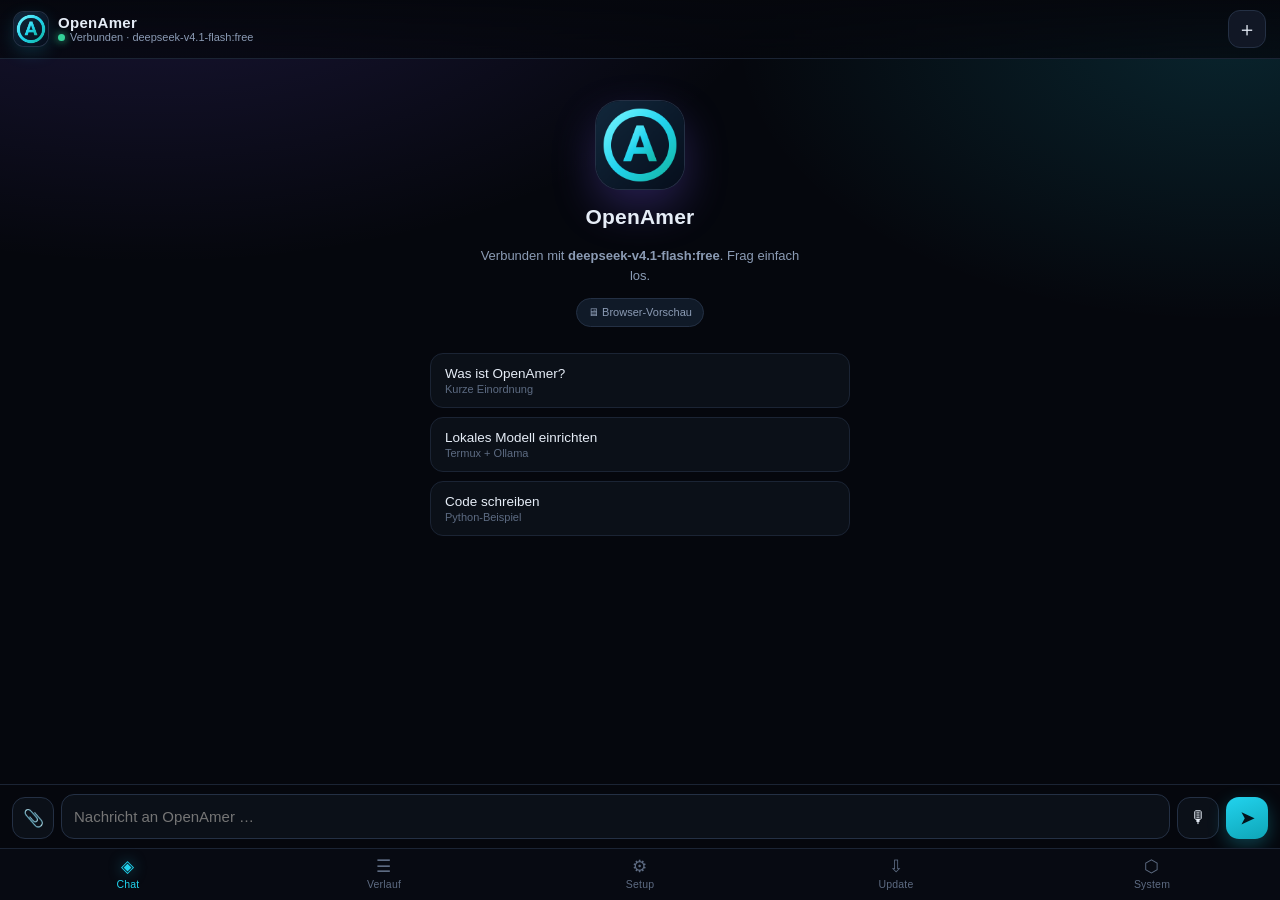
<file: app/index.html>
<!doctype html>
<html lang="de">
<head>
<meta charset="utf-8">
<meta name="viewport" content="width=device-width, initial-scale=1, viewport-fit=cover">
<meta name="theme-color" content="#05070D">
<meta name="description" content="OpenAmer — persönlicher KI-Assistent mit eingebauter Wissensbasis. Läuft im Browser, ohne Konto. Modelle nach Wahl: lokal oder Cloud.">
<meta property="og:type" content="website">
<meta property="og:title" content="OpenAmer — Lokale KI">
<meta property="og:description" content="Persönlicher KI-Assistent mit eingebauter Wissensbasis. Ohne Konto, offline antwortfähig.">
<meta property="og:image" content="https://openamer-max.github.io/assets/og-image.png">
<meta property="og:url" content="https://openamer-max.github.io/app/">
<meta name="twitter:card" content="summary_large_image">
<link rel="icon" href="/assets/favicon.ico">

<link rel="manifest" href="manifest.webmanifest">
<link rel="apple-touch-icon" href="icon-180.png">
<meta name="apple-mobile-web-app-capable" content="yes">
<meta name="mobile-web-app-capable" content="yes">
<meta name="apple-mobile-web-app-status-bar-style" content="black-translucent">
<meta name="apple-mobile-web-app-title" content="OpenAmer">
<meta name="application-name" content="OpenAmer">
<title>OpenAmer</title>
<style>
  :root{
    --bg:#05070d; --bg2:#080b13; --panel:#0b1018; --panel2:#111725;
    --line:#1b2434; --line2:#243044;
    --text:#e6edf7; --muted:#8b9bb4; --dim:#5d6b82;
    --cyan:#22d3ee; --violet:#7c5cff; --green:#34d399; --amber:#fbbf24; --red:#f87171;
    --radius:16px;
    --safe-b: env(safe-area-inset-bottom, 0px);
    --safe-t: env(safe-area-inset-top, 0px);
  }
  *{box-sizing:border-box; -webkit-tap-highlight-color:transparent}
  html,body{height:100%;margin:0}
  body{
    background:
      radial-gradient(1100px 620px at 12% -12%, rgba(124,92,255,.20), transparent 60%),
      radial-gradient(900px 520px at 96% 4%, rgba(34,211,238,.14), transparent 55%),
      var(--bg);
    color:var(--text);
    font:15px/1.55 -apple-system,"Segoe UI",Roboto,"Helvetica Neue",Arial,sans-serif;
    overscroll-behavior:none; -webkit-font-smoothing:antialiased;
  }
  button,input,textarea,select{font-family:inherit;font-size:inherit;color:inherit}
  button{cursor:pointer;border:0;background:none}
  ::-webkit-scrollbar{width:0;height:0}

  #app{display:flex;flex-direction:column;height:100%;height:100dvh;overflow:hidden}

  /* ---------- Topbar ---------- */
  #topbar{
    display:flex;align-items:center;gap:10px;
    padding:calc(10px + var(--safe-t)) 14px 10px;
    background:linear-gradient(180deg, rgba(5,7,13,.96), rgba(5,7,13,.72));
    backdrop-filter:blur(14px);border-bottom:1px solid var(--line);
    position:relative;z-index:20;flex:0 0 auto;
  }
  #brandLogo{width:34px;height:34px;border-radius:10px;object-fit:cover;
    box-shadow:0 0 0 1px var(--line2), 0 6px 18px rgba(34,211,238,.18)}
  .brandtxt{line-height:1.15;min-width:0}
  .brandtxt b{font-size:15px;letter-spacing:.3px;display:block}
  .brandtxt span{font-size:11px;color:var(--muted);display:flex;align-items:center;gap:5px}
  .dot{width:7px;height:7px;border-radius:50%;background:var(--dim);flex:0 0 auto}
  .dot.on{background:var(--green);box-shadow:0 0 8px var(--green)}
  .dot.off{background:var(--amber)}
  .dot.err{background:var(--red)}
  #btnNew{margin-left:auto;width:38px;height:38px;border-radius:12px;
    background:var(--panel2);border:1px solid var(--line2);color:var(--text);
    font-size:20px;line-height:1;display:grid;place-items:center}

  /* ---------- Screens ---------- */
  #screens{flex:1 1 auto;position:relative;overflow:hidden}
  .view{position:absolute;inset:0;display:none;flex-direction:column;overflow:hidden}
  .view.active{display:flex}
  .scroll{overflow-y:auto;-webkit-overflow-scrolling:touch;padding:16px 14px 24px}

  /* ---------- Chat ---------- */
  #messages{flex:1 1 auto;overflow-y:auto;-webkit-overflow-scrolling:touch;
    padding:16px 14px 6px;display:flex;flex-direction:column;gap:14px}
  .msg{display:flex;gap:9px;max-width:100%;animation:fade .18s ease}
  @keyframes fade{from{opacity:0;transform:translateY(4px)}to{opacity:1;transform:none}}
  .msg .av{flex:0 0 28px;width:28px;height:28px;border-radius:9px;margin-top:2px;
    background:var(--panel2) center/cover;border:1px solid var(--line2);overflow:hidden}
  .msg .av img{width:100%;height:100%;object-fit:cover;display:block}
  .bubble{max-width:calc(100% - 40px);min-width:0}
  .who{font-size:11px;color:var(--dim);margin:0 0 3px 2px;letter-spacing:.4px;text-transform:uppercase}
  .body{
    background:var(--panel);border:1px solid var(--line);border-radius:14px;
    padding:11px 13px;font-size:14.5px;word-wrap:break-word;overflow-wrap:anywhere;
  }
  .msg.user{align-self:flex-end;flex-direction:row-reverse}
  .msg.user .bubble{text-align:left}
  .msg.user .body{background:linear-gradient(180deg,#121c2c,#0e1626);
    border-color:#20304a;border-bottom-right-radius:5px}
  .msg.ai .body{border-bottom-left-radius:5px}
  .msg.user .av{display:none}
  .msg.err .body{border-color:#4a2020;background:#1a0f12;color:#ffc9c9}

  .body p{margin:.45em 0}
  .body p:first-child{margin-top:0}
  .body p:last-child{margin-bottom:0}
  .body h1,.body h2,.body h3{margin:.7em 0 .35em;line-height:1.25;font-size:1.12em}
  .body h1{font-size:1.25em}
  .body ul,.body ol{margin:.4em 0;padding-left:1.25em}
  .body li{margin:.16em 0}
  .body code{background:#151d2b;border:1px solid #22304a;border-radius:5px;
    padding:1px 5px;font-family:ui-monospace,"Cascadia Code",Consolas,monospace;font-size:.9em;color:#a5f3fc}
  .body pre{background:#070b12;border:1px solid #1c2740;border-radius:11px;
    padding:10px 34px 10px 11px;overflow-x:auto;margin:.55em 0;position:relative}
  .body pre code{background:none;border:0;padding:0;color:#d6e4f5;font-size:12.5px;line-height:1.5;white-space:pre}
  .body pre .cp{position:absolute;top:6px;right:6px;background:#141d2c;border:1px solid #22304a;
    border-radius:6px;color:var(--muted);font-size:10.5px;padding:3px 7px}
  .body blockquote{border-left:3px solid var(--violet);margin:.5em 0;padding:.1em 0 .1em .75em;color:#c3d2e6}
  .body a{color:var(--cyan);text-decoration:none;border-bottom:1px dotted rgba(34,211,238,.5)}
  .body hr{border:0;border-top:1px solid var(--line);margin:.8em 0}
  .body table{border-collapse:collapse;width:100%;margin:.5em 0;font-size:13px;display:block;overflow-x:auto}
  .body th,.body td{border:1px solid var(--line2);padding:5px 8px;text-align:left}
  .body th{background:#101828}

  .macts{display:flex;gap:6px;margin-top:6px;opacity:.55}
  .macts button{font-size:11px;color:var(--muted);background:var(--panel);
    border:1px solid var(--line);border-radius:8px;padding:4px 8px}
  .macts button:active{color:var(--cyan);border-color:var(--cyan)}

  .typing{display:inline-flex;gap:3px;align-items:center;height:16px}
  .typing i{width:5px;height:5px;border-radius:50%;background:var(--cyan);opacity:.35;
    animation:blink 1.1s infinite}
  .typing i:nth-child(2){animation-delay:.18s}
  .typing i:nth-child(3){animation-delay:.36s}
  @keyframes blink{0%,80%,100%{opacity:.25;transform:translateY(0)}40%{opacity:1;transform:translateY(-3px)}}
  .meta{font-size:10.5px;color:var(--dim);margin-top:5px;margin-left:2px}
  /* Denkprozess (Reasoning-Modelle: Ollama, DeepSeek-R1, QwQ …) */
  .think{margin:0 0 9px;border:1px solid #22304a;border-radius:10px;background:#0a1120;
    padding:7px 10px;line-height:1.5;max-width:100%;overflow:hidden}
  .think>summary{cursor:pointer;color:var(--cyan);font-size:11px;font-weight:600;
    list-style:none;display:flex;align-items:center;gap:6px;user-select:none}
  .think>summary::-webkit-details-marker{display:none}
  .think>summary::before{content:"▸";transition:transform .15s;font-size:10px}
  .think[open]>summary::before{transform:rotate(90deg)}
  .think .cnt{color:var(--dim);font-weight:400}
  .think .txt{margin:7px 0 0;white-space:pre-wrap;word-break:break-word;font-size:11.5px;
    color:#8ba0bd;font-family:ui-monospace,SFMono-Regular,Menlo,monospace;max-height:260px;overflow:auto}
  .think.live{border-color:#2b4a6b}
  .think.live>summary{color:var(--cyan)}
  .think.live .dot{display:inline-block;width:5px;height:5px;border-radius:50%;background:var(--cyan);
    animation:thinkblink 1s infinite}
  @keyframes thinkblink{0%,100%{opacity:.25}50%{opacity:1}}

  /* ---------- Composer ---------- */
  #composer{flex:0 0 auto;display:flex;align-items:flex-end;gap:7px;
    padding:9px 12px calc(9px + var(--safe-b));
    background:linear-gradient(0deg, rgba(5,7,13,.98), rgba(5,7,13,.82));
    border-top:1px solid var(--line)}
  #input{flex:1 1 auto;resize:none;max-height:132px;min-height:42px;
    background:var(--panel);border:1px solid var(--line2);border-radius:13px;
    padding:11px 12px;outline:none;line-height:1.4;font-size:15px}
  #input:focus{border-color:#2b4a66;box-shadow:0 0 0 3px rgba(34,211,238,.07)}
  .cbtn{flex:0 0 auto;width:42px;height:42px;border-radius:13px;display:grid;place-items:center;
    background:var(--panel);border:1px solid var(--line2);font-size:17px}
  .cbtn.primary{background:linear-gradient(160deg,var(--cyan),#0ea5b7);border:0;color:#04121a;
    font-weight:800;box-shadow:0 6px 18px rgba(34,211,238,.28)}
  .cbtn.stop{background:linear-gradient(160deg,#f87171,#b91c1c);color:#fff}
  .cbtn:disabled{opacity:.45}
  #attachBar{display:flex;gap:8px;padding:7px 14px 0;overflow-x:auto;flex:0 0 auto}
  #attachBar img{height:52px;border-radius:9px;border:1px solid var(--line2)}

  /* ---------- Tabs ---------- */
  #tabs{flex:0 0 auto;display:flex;background:rgba(8,11,19,.97);
    border-top:1px solid var(--line);padding-bottom:var(--safe-b)}
  #tabs button{flex:1;padding:9px 0 10px;color:var(--dim);font-size:10.5px;
    display:flex;flex-direction:column;align-items:center;gap:3px;letter-spacing:.2px}
  #tabs button b{font-size:17px;font-weight:400;line-height:1}
  #tabs button.active{color:var(--cyan)}
  #tabs button.active b{filter:drop-shadow(0 0 7px rgba(34,211,238,.5))}

  /* ---------- Settings / Panels ---------- */
  h3.sec{font-size:11px;letter-spacing:.14em;text-transform:uppercase;color:var(--dim);
    margin:20px 0 8px;font-weight:700}
  h3.sec:first-child{margin-top:2px}
  .card{background:var(--panel);border:1px solid var(--line);border-radius:var(--radius);
    padding:13px;margin-bottom:10px}
  .row{display:flex;align-items:center;gap:10px;padding:9px 0;border-bottom:1px solid var(--line)}
  .row:last-child{border-bottom:0;padding-bottom:0}
  .row .k{color:var(--muted);font-size:13px;flex:0 0 auto}
  .row .v{margin-left:auto;text-align:right;font-size:12.5px;color:var(--text);
    font-family:ui-monospace,Consolas,monospace;word-break:break-all}
  label.fld{display:block;margin-bottom:12px}
  label.fld span{display:block;font-size:12px;color:var(--muted);margin-bottom:5px}
  label.fld input,label.fld textarea,label.fld select{
    width:100%;background:var(--bg2);border:1px solid var(--line2);border-radius:11px;
    padding:10px 11px;outline:none;font-size:14px}
  label.fld input:focus,label.fld textarea:focus{border-color:#2b4a66}
  label.fld textarea{resize:vertical;min-height:66px;line-height:1.45}
  .hint{font-size:11.5px;color:var(--dim);margin:-6px 0 12px;line-height:1.5}
  .btn{display:inline-flex;align-items:center;justify-content:center;gap:7px;
    padding:11px 15px;border-radius:12px;background:var(--panel2);
    border:1px solid var(--line2);font-size:13.5px;font-weight:600;color:var(--text)}
  .btn:active{transform:scale(.985)}
  .btn.acc{background:linear-gradient(160deg,var(--cyan),#0891b2);color:#04121a;border:0}
  .btn.vio{background:linear-gradient(160deg,var(--violet),#5b3fd6);color:#fff;border:0}
  .btn.wide{width:100%}
  .btn.danger{color:#ffb4b4;border-color:#4a2020;background:#1a0f12}
  .chips{display:flex;flex-wrap:wrap;gap:7px;margin:-4px 0 12px}
  .chip{font-size:11.5px;padding:6px 10px;border-radius:99px;background:var(--panel2);
    border:1px solid var(--line2);color:var(--muted)}
  .chip:active{border-color:var(--cyan);color:var(--cyan)}
  .list-item{display:flex;align-items:center;gap:11px;padding:12px;border-radius:13px;
    background:var(--panel);border:1px solid var(--line);margin-bottom:8px}
  .list-item .t{flex:1;min-width:0}
  .list-item .t b{display:block;font-size:13.5px;font-weight:600;
    white-space:nowrap;overflow:hidden;text-overflow:ellipsis}
  .list-item .t span{font-size:11px;color:var(--dim)}
  .list-item .del{color:var(--dim);font-size:17px;padding:4px 8px}
  .pill{font-size:10px;padding:2px 7px;border-radius:99px;background:#132033;
    border:1px solid var(--line2);color:var(--muted)}
  .empty{text-align:center;color:var(--dim);font-size:13px;padding:40px 20px}
  .empty img{width:74px;opacity:.85;margin-bottom:14px;border-radius:18px}

  /* ---------- Hero / welcome ---------- */
  .hero{display:flex;flex-direction:column;align-items:center;text-align:center;
    padding:26px 16px 8px;gap:12px}
  .hero img{width:88px;height:88px;border-radius:24px;
    box-shadow:0 0 0 1px var(--line2),0 18px 44px rgba(124,92,255,.28)}
  .hero h1{margin:0;font-size:21px;letter-spacing:.2px}
  .hero p{margin:0;color:var(--muted);font-size:13px;max-width:320px}
  .suggest{display:grid;gap:9px;margin-top:14px;width:100%;max-width:420px}
  .suggest button{text-align:left;padding:12px 14px;border-radius:13px;
    background:var(--panel);border:1px solid var(--line);font-size:13.5px;color:var(--text)}
  .suggest button span{display:block;color:var(--dim);font-size:11px;margin-top:2px}
  .badge{display:inline-flex;align-items:center;gap:6px;font-size:11px;
    padding:5px 11px;border-radius:99px;background:#101a28;border:1px solid var(--line2);color:var(--muted)}

  /* ---------- Toast ---------- */
  #snack{position:fixed;left:50%;bottom:calc(78px + var(--safe-b));transform:translate(-50%,14px);
    background:#16202f;border:1px solid var(--line2);color:var(--text);font-size:12.5px;
    padding:9px 15px;border-radius:99px;opacity:0;pointer-events:none;transition:.22s;z-index:60;
    max-width:88vw;text-align:center;box-shadow:0 10px 30px rgba(0,0,0,.5)}
  #snack.show{opacity:1;transform:translate(-50%,0)}
  .mono{font-family:ui-monospace,Consolas,monospace;font-size:11.5px}
  .warn{background:#1a1408;border:1px solid #4a3a10;color:#fde68a;border-radius:12px;
    padding:10px 12px;font-size:12px;line-height:1.5;margin-bottom:10px}

  /* ---------- Provider-Auswahl ---------- */
  .provgrid{display:grid;grid-template-columns:1fr 1fr;gap:8px}
  .prov{text-align:left;padding:10px;border-radius:12px;background:var(--bg2);
    border:1px solid var(--line2);position:relative;overflow:hidden}
  .prov:active{transform:scale(.985)}
  .prov b{display:block;font-size:12.5px;font-weight:700;color:var(--text);line-height:1.25}
  .prov span{display:block;font-size:10px;color:var(--dim);margin-top:2px;line-height:1.3}
  .prov .tag{position:absolute;top:7px;right:7px;font-size:8.5px;padding:1px 5px;border-radius:99px;
    letter-spacing:.04em;text-transform:uppercase;font-weight:700}
  .prov .tag.free{background:#0d2b1e;color:#5eead4;border:1px solid #17503a}
  .prov .tag.local{background:#0e2033;color:#7dd3fc;border:1px solid #1e4a6b}
  .prov .tag.cloud{background:#1e1633;color:#c4b5fd;border:1px solid #3b2f66}
  .prov.on{border-color:var(--cyan);background:linear-gradient(180deg,#0d2230,#0a1a26);
    box-shadow:0 0 0 1px rgba(34,211,238,.35) inset}
  .prov.on b{color:var(--cyan)}

  /* ---------- Update ---------- */
  .upd{background:var(--panel);border:1px solid var(--line);border-radius:var(--radius);
    padding:14px;margin-bottom:10px}
  .upd .vz{display:flex;align-items:baseline;gap:8px;margin-bottom:4px}
  .upd .vz b{font-size:18px;letter-spacing:.2px}
  .upd .vz span{font-size:11px;color:var(--dim)}
  .upd .st{font-size:12.5px;color:var(--muted);line-height:1.55;margin:8px 0 0}
  .bar{height:7px;border-radius:99px;background:#101a28;overflow:hidden;margin-top:10px;
    border:1px solid var(--line2)}
  .bar i{display:block;height:100%;width:0;border-radius:99px;
    background:linear-gradient(90deg,var(--cyan),var(--violet));transition:width .25s}
  .rel{background:var(--bg2);border:1px solid var(--line2);border-radius:11px;padding:10px 11px;
    font-size:11.5px;color:var(--muted);line-height:1.55;margin-top:10px;white-space:pre-wrap;
    max-height:150px;overflow:auto;font-family:ui-monospace,Consolas,monospace}
  .mods{display:grid;grid-template-columns:1fr 1fr;gap:8px}
  .mod{background:var(--bg2);border:1px solid var(--line2);border-radius:11px;padding:9px 10px}
  .mod b{display:block;font-size:17px;color:var(--cyan);line-height:1.1}
  .mod span{font-size:10px;color:var(--dim);text-transform:uppercase;letter-spacing:.06em}
  .found{display:flex;align-items:center;gap:8px;padding:9px 11px;border-radius:11px;
    background:#0a1a14;border:1px solid #17503a;margin-bottom:7px;font-size:12px}
  .found .u{flex:1;min-width:0;color:#a7f3d0;font-family:ui-monospace,monospace;font-size:11px;
    white-space:nowrap;overflow:hidden;text-overflow:ellipsis}
  .found button{font-size:10.5px;padding:4px 9px;border-radius:8px;background:#10402c;
    color:#a7f3d0;border:1px solid #17503a}
</style>
</head>
<body>
<div id="app">
  <header id="topbar">
    <img id="brandLogo" src="logo.png" alt="OpenAmer">
    <div class="brandtxt">
      <b>OpenAmer</b>
      <span><i class="dot" id="connDot"></i><em id="connState" style="font-style:normal">Startet …</em></span>
    </div>
    <button id="btnNew" title="Neue Unterhaltung">＋</button>
  </header>

  <main id="screens">
    <!-- CHAT -->
    <section class="view active" id="view-chat">
      <div id="messages"></div>
      <div id="attachBar" hidden></div>
      <div id="composer">
        <button class="cbtn" id="btnAttach" title="Bild anhängen">📎</button>
        <textarea id="input" rows="1" placeholder="Nachricht an OpenAmer …"></textarea>
        <button class="cbtn" id="btnMic" title="Spracheingabe">🎙</button>
        <button class="cbtn primary" id="btnSend" title="Senden">➤</button>
      </div>
    </section>

    <!-- HISTORY -->
    <section class="view" id="view-history">
      <div class="scroll" style="flex:1">
        <h3 class="sec" style="margin-top:0">Unterhaltungen</h3>
        <div id="historyList"></div>
        <h3 class="sec">Daten</h3>
        <div class="card">
          <div class="row"><span class="k">Sitzungen</span><span class="v" id="statSessions">0</span></div>
          <div class="row"><span class="k">Nachrichten</span><span class="v" id="statMessages">0</span></div>
          <div class="row"><span class="k">Speicher</span><span class="v" id="statStorage">0 KB</span></div>
        </div>
        <div style="display:flex;gap:9px;margin-top:10px">
          <button class="btn wide" id="btnExport">Exportieren</button>
          <button class="btn wide danger" id="btnWipe">Alles löschen</button>
        </div>
      </div>
    </section>

    <!-- SETTINGS -->
    <section class="view" id="view-settings">
      <div class="scroll" style="flex:1">
        <h3 class="sec">Provider</h3>
        <div class="card">
          <div class="provgrid" id="provGrid"></div>
          <button class="btn wide" id="btnScan" style="margin-top:11px">Lokale Server suchen (Ollama &amp; Co.)</button>
          <div id="scanOut" style="margin-top:10px"></div>
          <div class="hint" style="margin:9px 0 0" id="provHint">
            <b>Gratis</b> = Provider mit kostenlosen Modellen (teils mit Limits).
            <b>Lokal</b> = läuft auf deinem Gerät oder PC, ohne Kosten.
          </div>
        </div>

        <h3 class="sec">Modell-Verbindung</h3>
        <div class="warn" id="offlineWarn" hidden>
          Kein Endpunkt gesetzt – OpenAmer läuft im <b>Offline-Kern</b>. Wähle oben einen
          Provider oder trage eine OpenAI-kompatible API ein.
        </div>
        <div class="card">
          <label class="fld">
            <span>Base-URL (OpenAI-kompatibel)</span>
            <input id="setBase" type="url" inputmode="url" autocapitalize="off" autocorrect="off"
                   placeholder="https://api.openai.com/v1">
          </label>
          <div class="hint" id="keyHint" style="margin:-6px 0 10px"></div>
          <label class="fld">
            <span>API-Key</span>
            <input id="setKey" type="password" autocapitalize="off" autocorrect="off"
                   placeholder="sk-… (bleibt lokal auf dem Gerät)">
          </label>
          <label class="fld">
            <span>Modell</span>
            <input id="setModel" list="modelList" autocapitalize="off" autocorrect="off"
                   placeholder="z. B. gpt-4o-mini">
            <datalist id="modelList"></datalist>
          </label>
          <button class="btn wide" id="btnFetchModels">Modelle vom Endpunkt laden</button>
          <div class="hint" id="modelsHint" style="margin:10px 0 0">
            Fragt <span class="mono">/models</span> ab und füllt die Liste.
          </div>
        </div>

        <h3 class="sec">Verhalten</h3>
        <div class="card">
          <label class="fld">
            <span>System-Prompt</span>
            <textarea id="setSys" placeholder="Du bist OpenAmer, ein präziser, hilfreicher Assistent."></textarea>
          </label>
          <label class="fld">
            <span>Temperature: <b id="tempVal">0.7</b></span>
            <input id="setTemp" type="range" min="0" max="2" step="0.1" value="0.7"
                   style="padding:0;background:none;border:0">
          </label>
          <div class="row"><span class="k">Streaming</span>
            <span class="v"><input type="checkbox" id="setStream" checked style="width:20px;height:20px"></span></div>
          <div class="row"><span class="k">Antworten vorlesen</span>
            <span class="v"><input type="checkbox" id="setSpeak" style="width:20px;height:20px"></span></div>
          <div class="row"><span class="k">Bildschirm an beim Antworten</span>
            <span class="v"><input type="checkbox" id="setAwake" style="width:20px;height:20px"></span></div>
        </div>

        <div style="display:flex;gap:9px;margin:14px 0 6px">
          <button class="btn acc wide" id="btnSave">Speichern</button>
          <button class="btn wide" id="btnTest">Verbindung testen</button>
        </div>
        <div class="hint" id="testOut" style="margin-top:8px"></div>
      </div>
    </section>

    <!-- SYSTEM -->
    <!-- UPDATE -->
    <section class="view" id="view-update">
      <div class="scroll" style="flex:1">
        <h3 class="sec" style="margin-top:0">App-Update</h3>
        <div class="upd">
          <div class="vz"><b id="updVer">–</b><span id="updCode"></span></div>
          <div class="st" id="updStatus">Noch nicht geprüft.</div>
          <div class="bar"><i id="updBar"></i></div>
          <div class="rel" id="updNotes" hidden></div>
          <div style="display:flex;gap:8px;margin-top:11px">
            <button class="btn acc wide" id="btnUpdCheck">Nach Update suchen</button>
            <button class="btn wide" id="btnUpdInstall" disabled>Installieren</button>
          </div>
        </div>

        <h3 class="sec">OpenAmer im Netz</h3>
        <div class="card">
          <div class="row"><span class="k">Neueste Version</span><span class="v" id="ghTag">–</span></div>
          <div class="row"><span class="k">Veröffentlicht</span><span class="v" id="ghDate">–</span></div>
          <div class="row"><span class="k">Android-APK</span><span class="v" id="ghApk">–</span></div>
          <button class="btn wide" id="btnGhOpen" style="margin-top:10px">Release-Seite öffnen</button>
        </div>

        <h3 class="sec">Eigener Update-Kanal</h3>
        <div class="card">
          <label class="fld">
            <span>Manifest- oder APK-URL</span>
            <input id="updUrl" type="url" inputmode="url" autocapitalize="off" autocorrect="off"
                   placeholder="https://…/openamer-latest.json">
          </label>
          <div class="hint" style="margin:-6px 0 10px">
            JSON: <span class="mono">{"version":"1.3.0","url":"https://…/OpenAmer.apk","notes":"…"}</span>
            — oder direkt eine APK-URL.
          </div>
          <button class="btn wide" id="btnUpdUrl">Von dieser URL prüfen</button>
        </div>

        <h3 class="sec">OpenAmer-Module</h3>
        <div class="card">
          <div class="mods">
            <div class="mod"><b id="modTools">–</b><span>Tools</span></div>
            <div class="mod"><b id="modSkills">–</b><span>Skills</span></div>
            <div class="mod"><b id="modProv">–</b><span>Provider</span></div>
            <div class="mod"><b id="modModels">–</b><span>Modelle live</span></div>
          </div>
          <div class="hint" style="margin:11px 0 0" id="modHint">
            Wird beim Prüfen aus dem OpenAmer-Katalog geladen.
          </div>
          <button class="btn wide" id="btnCatalog" style="margin-top:10px">OpenAmer-Katalog laden</button>
        </div>
      </div>
    </section>

    <!-- SYSTEM -->
    <section class="view" id="view-system">
      <div class="scroll" style="flex:1">
        <h3 class="sec" style="margin-top:0">Gerät</h3>
        <div class="card" id="deviceCard">
          <div class="row"><span class="k">Gerät</span><span class="v" id="dvModel">–</span></div>
          <div class="row"><span class="k">Android</span><span class="v" id="dvAndroid">–</span></div>
          <div class="row"><span class="k">Auflösung</span><span class="v" id="dvScreen">–</span></div>
          <div class="row"><span class="k">ABI</span><span class="v" id="dvAbi">–</span></div>
          <div class="row"><span class="k">App</span><span class="v" id="dvApp">–</span></div>
        </div>

        <h3 class="sec">Laufzeit</h3>
        <div class="card">
          <div class="row"><span class="k">Modus</span><span class="v" id="rtMode">–</span></div>
          <div class="row"><span class="k">Endpunkt</span><span class="v" id="rtBase">–</span></div>
          <div class="row"><span class="k">Modell</span><span class="v" id="rtModel">–</span></div>
          <div class="row"><span class="k">Native Bridge</span><span class="v" id="rtNative">–</span></div>
        </div>
        <button class="btn wide vio" id="btnDiag" style="margin-bottom:10px">Diagnose ausführen</button>
        <div id="diagOut" class="card mono" style="display:none;white-space:pre-wrap;line-height:1.55"></div>

        <h3 class="sec">Termux / lokales Modell</h3>
        <div class="card">
          <p style="margin:0 0 9px;color:var(--muted);font-size:12.5px;line-height:1.6">
            OpenAmer kann ein lokales Modell auf dem Handy nutzen. In Termux:
          </p>
          <pre style="background:#070b12;border:1px solid #1c2740;border-radius:10px;padding:10px;
            overflow-x:auto;font-size:11px;line-height:1.55;color:#a5f3fc;margin:0 0 10px">pkg install ollama
ollama pull llama3.2:1b
ollama serve</pre>
          <p style="margin:0;color:var(--dim);font-size:11.5px;line-height:1.6">
            Danach hier als Base-URL <span class="mono">http://127.0.0.1:11434/v1</span> eintragen
            (gleiches Gerät) bzw. die LAN-IP des Rechners.
          </p>
          <button class="btn wide" id="btnCopyCurl" style="margin-top:11px">Test-Befehl kopieren</button>
        </div>

        <h3 class="sec">Über</h3>
        <div class="card">
          <div class="row"><span class="k">OpenAmer Mobile</span><span class="v">1.0.0</span></div>
          <div class="row"><span class="k">Package</span><span class="v">ai.openamer.mobile</span></div>
          <div class="row"><span class="k">Bau</span><span class="v" id="dvBuild">–</span></div>
        </div>
        <div class="hint" style="text-align:center;margin:16px 0 30px">
          OpenAmer · AGI/ASI Stack<br>Alle Daten bleiben auf diesem Gerät.
        </div>
      </div>
    </section>
  </main>

  <nav id="tabs">
    <button data-tab="chat" class="active"><b>◈</b>Chat</button>
    <button data-tab="history"><b>☰</b>Verlauf</button>
    <button data-tab="settings"><b>⚙</b>Setup</button>
    <button data-tab="update"><b>⇩</b>Update</button>
    <button data-tab="system"><b>⬡</b>System</button>
  </nav>
</div>
<div id="snack"></div>

<script>
"use strict";
/* =========================================================================
   OpenAmer Mobile — UI-Kern
   ========================================================================= */

const N = (typeof window.OpenAmerNative !== 'undefined') ? window.OpenAmerNative : null;
const IS_NATIVE = !!N;
const $ = (s, r) => (r || document).querySelector(s);
const $$ = (s, r) => Array.from((r || document).querySelectorAll(s));

/* ---------------------------------------------------------------- Utilities */
function b64utf8(s) {
  try {
    const bin = atob(s);
    const bytes = new Uint8Array(bin.length);
    for (let i = 0; i < bin.length; i++) bytes[i] = bin.charCodeAt(i);
    return new TextDecoder('utf-8').decode(bytes);
  } catch (e) { return ''; }
}
function toB64(str) {
  try {
    const bytes = new TextEncoder().encode(str);
    let bin = '';
    for (let i = 0; i < bytes.length; i++) bin += String.fromCharCode(bytes[i]);
    return btoa(bin);
  } catch (e) { return ''; }
}
function esc(s) {
  return String(s == null ? '' : s)
    .replace(/&/g, '&amp;').replace(/</g, '&lt;').replace(/>/g, '&gt;')
    .replace(/"/g, '&quot;').replace(/'/g, '&#39;');
}
let snackT = null;
function snack(msg) {
  const el = $('#snack');
  el.textContent = msg;
  el.classList.add('show');
  clearTimeout(snackT);
  snackT = setTimeout(() => el.classList.remove('show'), 2200);
}
function uid(p) { return (p || 'id') + Date.now().toString(36) + Math.random().toString(36).slice(2, 7); }
function nowTime() {
  const d = new Date();
  return d.getHours().toString().padStart(2, '0') + ':' + d.getMinutes().toString().padStart(2, '0');
}
function dayLabel(ts) {
  const d = new Date(ts), t = new Date();
  const same = d.toDateString() === t.toDateString();
  if (same) return 'Heute, ' + nowTime.call(null);
  return d.toLocaleDateString('de-DE', { day: '2-digit', month: 'short' }) + ', ' +
    d.toTimeString().slice(0, 5);
}
function vibrate(ms) { try { if (N && N.vibrate) N.vibrate(ms || 12); } catch (e) {} }
function copyText(t) {
  try {
    if (N && N.copy) { N.copy(t); snack('Kopiert'); return; }
    navigator.clipboard.writeText(t).then(() => snack('Kopiert')).catch(() => snack('Kopieren fehlgeschlagen'));
  } catch (e) { snack('Kopieren fehlgeschlagen'); }
}

/* ---------------------------------------------------------------- Storage */
const LS_SET = 'oa.settings.v1';
const LS_SES = 'oa.sessions.v1';

const DEFAULT_SETTINGS = {
  // Live-Test-Vorbelegung: wer die App zum ersten Mal oeffnet, kann sofort
  // schreiben, ohne etwas einzurichten. Der Key ist bewusst im Quelltext --
  // er ist damit oeffentlich. Wer ihn ersetzt, nutzt sein eigenes Kontingent.
  baseUrl: 'https://tokenharbor.ai/v1',
  apiKey: 'thk_live_I3pPPYh6BMkGCh2n4G71FctMYxfQ04cOAtxldrDeiEsAIIIUpWdbjcPiD01FcHfA',
  model: 'deepseek-v4.1-flash:free',
  temperature: 0.7,
  systemPrompt: '',
  stream: true,
  speak: false,
  awake: true
}

/* ---------------------------------------------------------------- Demo-Zeitfenster
   Der eingebaute Key ist oeffentlich (er steht in dieser Datei). Damit ihn nicht
   ein einzelner Besucher leerlaufen laesst, gilt er nur DEMO_MINUTEN ab der ersten
   Nachricht. Danach: eigener API-Key oder ein lokales Modell (Ollama).
   Der eigene Key ist NICHT begrenzt -- die Sperre prueft nur den Demo-Key. */
const DEMO_KEY = 'demo-ohne-schluessel';
const DEMO_MINUTEN = 4;
const DEMO_MS = DEMO_MINUTEN * 60 * 1000;
const LS_DEMO = 'oa_demo_start';

function isDemo() { return (settings.apiKey || '') === DEMO_KEY; }

function demoStart() {
  // nur lesen -- die Uhr startet erst mit der ersten Nachricht (demoTouch),
  // damit niemand Zeit beim Lesen der Seite verliert.
  try { return Number(localStorage.getItem(LS_DEMO) || 0) || 0; } catch (e) { return 0; }
}
function demoLeftMs() {
  if (!isDemo()) return Infinity;
  const t = demoStart();
  if (!t) return DEMO_MS;
  return Math.max(0, DEMO_MS - (Date.now() - t));
}
function demoTouch() {
  if (!isDemo()) return;
  if (!demoStart()) { try { localStorage.setItem(LS_DEMO, String(Date.now())); } catch (e) {} }
}
function demoExpired() { return isDemo() && demoLeftMs() <= 0; }
function demoLabel() {
  const ms = demoLeftMs();
  if (ms === Infinity) return null;
  if (ms <= 0) return 'Demo abgelaufen · Setup';
  const s = Math.ceil(ms / 1000);
  return 'Demo · ' + Math.floor(s / 60) + ':' + String(s % 60).padStart(2, '0') + ' übrig';
};

let settings = Object.assign({}, DEFAULT_SETTINGS);
let sessions = [];
let currentId = null;
let sending = false;
let aborting = false;
let pending = {};          // requestId -> handlers
let attachedImages = [];   // {name, dataUrl}

function loadState() {
  try {
    const s = JSON.parse(localStorage.getItem(LS_SET) || '{}');
    settings = Object.assign({}, DEFAULT_SETTINGS, s || {});
    // Gespeicherte LEERE Werte duerfen die Vorbelegung nicht aushebeln --
    // sonst bleibt die App fuer jeden, der sie schon einmal geoeffnet hat, offline.
    if (!settings.baseUrl) settings.baseUrl = DEFAULT_SETTINGS.baseUrl;
    if (!settings.apiKey) settings.apiKey = DEFAULT_SETTINGS.apiKey;
    if (!settings.model) settings.model = DEFAULT_SETTINGS.model;
  } catch (e) { settings = Object.assign({}, DEFAULT_SETTINGS); }
  try {
    const arr = JSON.parse(localStorage.getItem(LS_SES) || '[]');
    sessions = Array.isArray(arr) ? arr : [];
  } catch (e) { sessions = []; }
  if (sessions.length) currentId = sessions[0].id;
}
function saveSettings() {
  try { localStorage.setItem(LS_SET, JSON.stringify(settings)); } catch (e) {}
}
function saveSessions() {
  try { localStorage.setItem(LS_SES, JSON.stringify(sessions)); } catch (e) {}
}
function curSession() {
  let s = sessions.find(x => x.id === currentId);
  if (!s) {
    s = { id: uid('s'), title: 'Neue Unterhaltung', created: Date.now(), messages: [] };
    sessions.unshift(s);
    currentId = s.id;
  }
  return s;
}

/* ---------------------------------------------------------------- Markdown */
function mdInline(s) {
  let t = esc(s);
  t = t.replace(/`([^`\n]+)`/g, (m, c) => '<code>' + c + '</code>');
  t = t.replace(/\*\*\*([^*]+)\*\*\*/g, '<b><i>$1</i></b>');
  t = t.replace(/\*\*([^*]+)\*\*/g, '<b>$1</b>');
  t = t.replace(/(^|[\s(])\*([^*\n]+)\*/g, '$1<i>$2</i>');
  t = t.replace(/(^|[\s(])_([^_\n]+)_/g, '$1<i>$2</i>');
  t = t.replace(/~~([^~]+)~~/g, '<s>$1</s>');
  t = t.replace(/\[([^\]]+)\]\((https?:\/\/[^\s)]+)\)/g,
    '<a href="$2" target="_blank" rel="noopener">$1</a>');
  t = t.replace(/(^|[\s>])(https?:\/\/[^\s<>"]+)/g,
    '$1<a href="$2" target="_blank" rel="noopener">$2</a>');
  return t;
}
function mdRender(src) {
  const lines = String(src == null ? '' : src).replace(/\r\n/g, '\n').split('\n');
  let out = [], i = 0, inList = false, listTag = 'ul';
  const closeList = () => { if (inList) { out.push('</' + listTag + '>'); inList = false; } };

  while (i < lines.length) {
    const raw = lines[i];

    // fenced code
    const fence = raw.match(/^\s*(```|~~~)(\w*)\s*$/);
    if (fence) {
      closeList();
      const fch = fence[1];
      const lang = fence[2] || '';
      const buf = [];
      i++;
      const closer = new RegExp('^\\s*' + fch + '\\s*$');
      while (i < lines.length && !closer.test(lines[i])) { buf.push(lines[i]); i++; }
      i++;
      const code = esc(buf.join('\n'));
      out.push('<pre><button class="cp" data-code="' +
        esc(buf.join('\n')).replace(/"/g, '&quot;') + '">copy</button><code' +
        (lang ? ' class="lang-' + esc(lang) + '"' : '') + '>' + code + '</code></pre>');
      continue;
    }

    // heading
    const h = raw.match(/^(#{1,6})\s+(.*)$/);
    if (h) {
      closeList();
      const lvl = Math.min(h[1].length, 3);
      out.push('<h' + lvl + '>' + mdInline(h[2]) + '</h' + lvl + '>');
      i++; continue;
    }

    // hr
    if (/^\s*(---|\*\*\*|___)\s*$/.test(raw)) { closeList(); out.push('<hr>'); i++; continue; }

    // blockquote
    if (/^\s*>\s?/.test(raw)) {
      closeList();
      const buf = [];
      while (i < lines.length && /^\s*>\s?/.test(lines[i])) {
        buf.push(lines[i].replace(/^\s*>\s?/, '')); i++;
      }
      out.push('<blockquote>' + mdInline(buf.join(' ')) + '</blockquote>');
      continue;
    }

    // table
    if (/\|/.test(raw) && i + 1 < lines.length && /^\s*\|?[\s:-]+\|[\s:|-]*$/.test(lines[i + 1])) {
      closeList();
      const parse = (l) => l.replace(/^\s*\|/, '').replace(/\|\s*$/, '').split('|').map(c => c.trim());
      const head = parse(raw);
      i += 2;
      const rows = [];
      while (i < lines.length && /\|/.test(lines[i]) && !/^\s*$/.test(lines[i])) {
        rows.push(parse(lines[i])); i++;
      }
      let t = '<table><thead><tr>' + head.map(c => '<th>' + mdInline(c) + '</th>').join('') +
        '</tr></thead><tbody>';
      rows.forEach(r => {
        t += '<tr>' + head.map((_, k) => '<td>' + mdInline(r[k] || '') + '</td>').join('') + '</tr>';
      });
      out.push(t + '</tbody></table>');
      continue;
    }

    // lists
    const ul = raw.match(/^\s*[-*+]\s+(.*)$/);
    const ol = raw.match(/^\s*\d+[.)]\s+(.*)$/);
    if (ul || ol) {
      const tag = ul ? 'ul' : 'ol';
      if (!inList || listTag !== tag) {
        closeList();
        out.push('<' + tag + '>');
        inList = true; listTag = tag;
      }
      out.push('<li>' + mdInline((ul ? ul[1] : ol[1])) + '</li>');
      i++; continue;
    }

    // blank
    if (/^\s*$/.test(raw)) { closeList(); i++; continue; }

    // paragraph
    closeList();
    const buf = [];
    while (i < lines.length && !/^\s*$/.test(lines[i]) &&
           !/^\s*(```|~~~)/.test(lines[i]) && !/^#{1,6}\s/.test(lines[i]) &&
           !/^\s*[-*+]\s/.test(lines[i]) && !/^\s*\d+[.)]\s/.test(lines[i]) &&
           !/^\s*>\s?/.test(lines[i])) {
      buf.push(lines[i]); i++;
    }
    out.push('<p>' + mdInline(buf.join('\n')).replace(/\n/g, '<br>') + '</p>');
  }
  closeList();
  return out.join('');
}

/* ---------------------------------------------------------------- Endpoint */
function chatUrl() {
  const b = (settings.baseUrl || '').trim().replace(/\/+$/, '');
  if (!b) return '';
  if (/\/chat\/completions$/i.test(b)) return b;
  return b + '/chat/completions';
}
function modelsUrl() {
  const b = (settings.baseUrl || '').trim().replace(/\/+$/, '');
  if (!b) return '';
  if (/\/chat\/completions$/i.test(b)) return b.replace(/\/chat\/completions$/i, '/models');
  return b + '/models';
}
function headersObj() {
  const h = { 'Content-Type': 'application/json', 'Accept': 'text/event-stream' };
  if (settings.apiKey) h['Authorization'] = 'Bearer ' + settings.apiKey;
  return h;
}
function endpointConfigured() { return !!chatUrl(); }

/* ---------------------------------------------------------------- Native IO */
window.__oaEmit = function (a, b) {
  let evt = null, data = '';
  try { evt = JSON.parse(b64utf8(a)); } catch (e) { return; }
  if (b) data = b64utf8(b);
  handleEvent(evt, data);
};

function handleEvent(evt, data) {
  if (!evt) return;
  if (evt.type === 'speech') {
    if (evt.text) { const inp = $('#input'); inp.value = evt.text; autoGrow(inp); inp.focus(); }
    return;
  }
  if (evt.type === 'saved') { snack('Gespeichert'); return; }
  if (evt.type === 'saveError') { snack('Speichern fehlgeschlagen'); return; }

  // --- Update / Scan (kein pending-Handler nötig) ---
  if (evt.type === 'scan') { foundServers(evt.found || []); return; }
  if (evt.type === 'download') {
    const kb = Math.round((evt.done || 0) / 1024);
    updStatus(evt.pct >= 0 ? 'Lade Update … ' + evt.pct + '%'
                           : 'Lade Update … ' + kb + ' KB', evt.pct >= 0 ? evt.pct : 40);
    return;
  }
  if (evt.type === 'installStarted') {
    updStatus('Download fertig (' + Math.round((evt.size || 0) / 1024) +
      ' KB). Installer geöffnet — Installation bestätigen.', 100);
    snack('Installer geöffnet');
    return;
  }
  if (evt.type === 'updateError') {
    updStatus('Update-Fehler: ' + evt.message, 0);
    snack('Update fehlgeschlagen');
    return;
  }

  const h = pending[evt.id];
  if (!h) return;

  if (evt.type === 'chunk') { if (h.onChunk) h.onChunk(data); }
  else if (evt.type === 'status') { if (h.onStatus) h.onStatus(evt.status); }
  else if (evt.type === 'done') { delete pending[evt.id]; if (h.onDone) h.onDone(); }
  else if (evt.type === 'cancelled') { delete pending[evt.id]; if (h.onCancel) h.onCancel(); }
  else if (evt.type === 'error') {
    delete pending[evt.id];
    if (h.onError) h.onError(evt.message || 'Netzwerkfehler', evt.status);
  }
  else if (evt.type === 'http') {
    delete pending[evt.id];
    if (h.onHttp) h.onHttp(evt.status, data);
  }
}

function nativeStream(url, headers, bodyObj, handlers) {
  const id = uid('r');
  pending[id] = handlers;
  if (IS_NATIVE && N.stream) {
    N.stream(id, url, JSON.stringify(headers), JSON.stringify(bodyObj));
  } else {
    browserStream(id, url, headers, bodyObj);
  }
  return id;
}
function nativeHttp(method, url, headers, bodyObj) {
  return new Promise((resolve, reject) => {
    const id = uid('h');
    pending[id] = {
      onHttp: (status, text) => resolve({ status, text }),
      onError: (m) => reject(new Error(m))
    };
    if (IS_NATIVE && N.http) {
      N.http(id, method, url, JSON.stringify(headers || {}), bodyObj ? JSON.stringify(bodyObj) : '');
    } else {
      fetch(url, { method, headers: headers || {}, body: bodyObj ? JSON.stringify(bodyObj) : undefined })
        .then(async r => { delete pending[id]; resolve({ status: r.status, text: await r.text() }); })
        .catch(e => { delete pending[id]; reject(e); });
    }
  });
}

/* Browser-Fallback (Entwicklung im Desktop-Browser) */
async function browserStream(id, url, headers, bodyObj) {
  const h = pending[id];
  try {
    const res = await fetch(url, { method: 'POST', headers, body: JSON.stringify(bodyObj) });
    if (!res.ok) {
      const t = await res.text();
      delete pending[id];
      if (h.onError) h.onError('HTTP ' + res.status + ': ' + t.slice(0, 500), res.status);
      return;
    }
    const reader = res.body.getReader();
    const dec = new TextDecoder();
    let buf = '';
    while (true) {
      const { value, done } = await reader.read();
      if (done) break;
      buf += dec.decode(value, { stream: true });
      let nl;
      while ((nl = buf.indexOf('\n')) >= 0) {
        const line = buf.slice(0, nl);
        buf = buf.slice(nl + 1);
        if (h.onChunk) h.onChunk(line + '\n');
      }
    }
    if (buf && h.onChunk) h.onChunk(buf);
    delete pending[id];
    if (h.onDone) h.onDone();
  } catch (e) {
    delete pending[id];
    if (h.onError) h.onError(String(e && e.message ? e.message : e));
  }
}

/* ---------------------------------------------------------------- SSE parse */
function parseSseLine(state, line) {
  const s = line.trim();
  if (!s) return;
  if (s === 'data: [DONE]' || s === 'data:[DONE]') { state.finished = true; return; }
  if (s.indexOf('data:') !== 0) return;
  let payload = s.slice(5).trim();
  if (!payload || payload === '[DONE]') { state.finished = true; return; }
  // manche Server senden mehrere Objekte pro Zeile
  const parts = payload.split(/data:\s*/).filter(Boolean);
  parts.forEach(p => {
    let j;
    try { j = JSON.parse(p); } catch (e) {
      if (state.raw.length < 800000) state.raw += p;
      return;
    }
    extractDelta(state, j);
  });
}
function extractDelta(state, j) {
  if (!j || typeof j !== 'object') return;
  if (j.error) {
    state.error = (j.error && (j.error.message || j.error.type)) || JSON.stringify(j.error);
    return;
  }
  const ch = j.choices && j.choices[0];
  if (ch) {
    const d = ch.delta || {};
    let txt = '';
    if (typeof d.content === 'string') txt = d.content;
    else if (Array.isArray(d.content)) {
      d.content.forEach(p => { if (p && typeof p.text === 'string') txt += p.text; });
    }
    if (!txt && typeof ch.text === 'string') txt = ch.text;
    if (!txt && ch.message && typeof ch.message.content === 'string') txt = ch.message.content;
    if (txt) state.text += txt;
    // Denkprozess getrennt sammeln (Ollama: reasoning, DeepSeek/R1: reasoning_content,
    // manche Gateways: thinking). Wird live angezeigt, statt die Bubble leer zu lassen.
    let rs = '';
    if (typeof d.reasoning === 'string') rs = d.reasoning;
    else if (typeof d.reasoning_content === 'string') rs = d.reasoning_content;
    else if (typeof d.thinking === 'string') rs = d.thinking;
    else if (ch.message) {
      rs = (typeof ch.message.reasoning === 'string' && ch.message.reasoning) ||
           (typeof ch.message.reasoning_content === 'string' && ch.message.reasoning_content) || '';
    }
    if (rs) { state.think = (state.think || '') + rs; state.thinkOpen = true; }
    if (ch.finish_reason) state.finished = true;
  }
  if (j.usage) {
    state.usage = j.usage;
    if (!state.text && j.choices === undefined) { /* noop */ }
  }
}
function parseWholeJson(state, raw) {
  let j;
  try { j = JSON.parse(raw); } catch (e) { return false; }
  if (!j) return false;
  if (j.error) { state.error = j.error.message || String(j.error); return false; }
  const ch = j.choices && j.choices[0];
  if (ch) {
    const txt = (ch.message && ch.message.content) || ch.text ||
      (typeof ch.delta === 'object' && ch.delta && ch.delta.content) || '';
    if (txt) state.text += txt;
    if (ch.message) {
      const rs = ch.message.reasoning || ch.message.reasoning_content || '';
      if (rs) state.think = rs;
    }
    if (j.usage) state.usage = j.usage;
    return true;
  }
  return false;
}

/* ---------------------------------------------------------------- Offline */
const OFFLINE_KB = [
  {
    k: ['hall', 'hi', 'hey', 'servus', 'moin', 'guten tag', 'guten morgen'],
    a: 'Hallo! Ich bin **OpenAmer** auf deinem Gerät.\n\nIch laufe gerade im **Offline-Kern** — es ist noch kein Sprachmodell verbunden. Unter **Setup → Base-URL** kannst du einen OpenAI-kompatiblen Endpunkt eintragen (OpenAI, OpenRouter, Groq oder ein lokales Ollama via Termux). Danach beantworte ich alles, was das Modell kann.\n\nTrotzdem kann ich dir schon jetzt helfen: App-Funktionen, Einrichtung, Termux, Diagnose.'
  },
  {
    k: ['wer bist du', 'was bist du', 'dein name', 'stell dich'],
    a: 'Ich bin **OpenAmer Mobile 1.0.0** — die Android-Ausgabe des OpenAmer-Stacks.\n\n* Native App (Kotlin/Java-Shell + WebView-UI)\n* Streaming-Chat über eine native HTTP-Bridge (keine CORS-Probleme)\n* Sprachein- und -ausgabe über das Android-System\n* Alle Sitzungen bleiben lokal auf dem Gerät\n\nDie Intelligenz kommt von dem Modell, das du verbindest. Ohne Modell läuft der Offline-Kern.'
  },
  {
    k: ['hilfe', 'help', 'wie funktioniert', 'anleitung', 'einrichten', 'setup'],
    a: '**Einrichtung in 3 Schritten**\n\n1. **Setup** öffnen → *Base-URL* eintragen, z. B. `https://api.openai.com/v1`\n2. **API-Key** einfügen und ein **Modell** wählen (`gpt-4o-mini`, `llama-3.1-8b-instant`, …)\n3. **Verbindung testen** → *Speichern*\n\n**Lokal ohne Cloud (Termux)**\n```\npkg install ollama\nollama pull llama3.2:1b\nollama serve\n```\nDann als Base-URL `http://127.0.0.1:11434/v1` setzen — fertig.\n\n**Tipps**\n* 📎 hängt Bilder an (bei Vision-Modellen)\n* 🎙 diktiert deine Nachricht\n* Antwort antippen → *Vorlesen*, *Kopieren*\n* ＋ startet eine neue Unterhaltung'
  },
  {
    k: ['termux', 'ollama', 'lokal', 'offline modell', 'llama'],
    a: '**Lokales Modell mit Termux**\n\n```\npkg update && pkg upgrade\npkg install ollama\nollama pull llama3.2:1b\nollama serve &\n```\n\nIn OpenAmer unter *Setup*:\n* Base-URL: `http://127.0.0.1:11434/v1`\n* API-Key: leer lassen\n* Modell: `llama3.2:1b`\n\n> Termux-Ollama läuft nur, solange die Termux-Sitzung aktiv ist. Für Dauerbetrieb `termux-wake-lock` setzen.\n\nAlternativ: Ollama auf dem PC starten und die LAN-IP verwenden — `http://192.168.x.x:11434/v1`.'
  },
  {
    k: ['was kannst du', 'fähigkeiten', 'funktionen', 'features'],
    a: '**Was diese App kann**\n\n| Bereich | Funktion |\n|---|---|\n| Chat | Streaming-Antworten, Markdown, Code-Copy |\n| Verlauf | Sitzungen lokal speichern, exportieren |\n| Sprache | Diktat (🎙) und Vorlesen |\n| Bilder | 📎 Anhang an Vision-Modelle |\n| Netze | OpenAI, OpenRouter, Groq, Ollama, LM Studio |\n| System | Geräte-Diagnose, Endpunkt-Test |\n\nDer eigentliche Funktionsumfang kommt vom verbundenen Modell.'
  },
  {
    k: ['diagnose', 'problem', 'fehler', 'geht nicht', 'verbindung'],
    a: '**Wenn nichts antwortet**\n\n1. *System → Diagnose ausführen* — prüft Endpunkt, Status und Modell-Liste\n2. Base-URL prüfen: endet meist auf `/v1`\n3. API-Key gültig? (401 = Key falsch)\n4. 404 = Pfad falsch — die App ruft `…/chat/completions`\n5. Lokal: läuft `ollama serve`? Stimmt die IP im WLAN?\n\nSchick mir die Fehlermeldung, dann grenzen wir es ein.'
  },
  {
    k: ['danke', 'thanks', 'super', 'top'],
    a: 'Gern. Sobald du ein Modell verbindest, bin ich deutlich nützlicher — im Offline-Kern kann ich nur über die App selbst Auskunft geben.'
  }
];
function offlineAnswer(text) {
  // 1) Eingebaute Wissensbasis (44 Fakten + 165 Skills) — belastbarer als Stichworte.
  //    Antwortet offline, ohne Modell, ohne Netz. Score-Schwelle 5, weil schwache
  //    Treffer sonst irgendeinen Fakt als Antwort ausgeben.
  try {
    const hits = window.OPENAMER_RAG && window.OPENAMER_RAG.search(text, 3);
    if (hits && hits.length) {
      // Exakter Titel-Treffer gewinnt immer. "Was ist OpenAmer?" enthaelt nur den
      // Produktnamen, der in jedem Fakt steht -> Score 2,2, obwohl der Fakt exakt passt.
      const normT = function (s) {
        return String(s).toLowerCase().replace(/[^a-z0-9\u00e4\u00f6\u00fc\u00df ]+/g, ' ')
          .replace(/\s+/g, ' ').trim();
      };
      const nq = normT(text);
      for (let i = 0; i < hits.length; i++) {
        if (normT(hits[i].title) === nq) return hits[i].text;
      }
      if (hits[0].score >= 5) return hits[0].text;
    }
  } catch (e) {}

  const q = text.toLowerCase();
  let best = null, bestScore = 0;
  OFFLINE_KB.forEach(e => {
    let score = 0;
    e.k.forEach(k => { if (q.indexOf(k) >= 0) score += k.length; });
    if (score > bestScore) { bestScore = score; best = e; }
  });
  if (best && bestScore >= 3) return best.a;
  return 'Ich bin im **Offline-Kern** — ohne verbundenes Modell kann ich freie Fragen nicht beantworten.\n\n' +
    'Verbinde ein Modell unter **Setup** (Base-URL + API-Key + Modell), dann läuft es wie gewohnt.\n\n' +
    'Bis dahin helfe ich bei:\n* Einrichtung\n* Termux / lokalem Modell\n* Diagnose\n* App-Funktionen';
}

/* ---------------------------------------------------------------- Rendering */
function msgEl(m) {
  const wrap = document.createElement('div');
  wrap.className = 'msg ' + (m.role === 'user' ? 'user' : 'ai');
  const av = document.createElement('div');
  av.className = 'av';
  av.innerHTML = '<img src="logo.png" alt="">';
  const bubble = document.createElement('div');
  bubble.className = 'bubble';
  const who = document.createElement('div');
  who.className = 'who';
  who.textContent = m.role === 'user' ? 'Du' : 'OpenAmer';
  const body = document.createElement('div');
  body.className = 'body';
  body.innerHTML = m.role === 'user' ? esc(m.content).replace(/\n/g, '<br>') : mdRender(m.content);
  bubble.appendChild(who);
  if (m.role !== 'user' && m.think) {
    const tw = document.createElement('div');
    tw.innerHTML = thinkBlock(m.think, false, false);
    if (tw.firstChild) bubble.appendChild(tw.firstChild);
  }
  bubble.appendChild(body);
  if (m.role !== 'user') {
    const acts = document.createElement('div');
    acts.className = 'macts';
    acts.innerHTML = '<button data-a="copy">Kopieren</button><button data-a="speak">Vorlesen</button>' +
      '<button data-a="save">Speichern</button>';
    bubble.appendChild(acts);
  }
  if (m.meta) {
    const meta = document.createElement('div');
    meta.className = 'meta';
    meta.textContent = m.meta;
    bubble.appendChild(meta);
  }
  wrap.appendChild(av);
  wrap.appendChild(bubble);
  return wrap;
}

/* Ein-/ausklappbarer Denkprozess. live=true → pulsierender Punkt + offen,
   solange noch keine sichtbare Antwort da ist. */
function thinkBlock(txt, live, open) {
  if (!txt) return '';
  const n = txt.length;
  const label = live ? '<span class="dot"></span> Denkt nach' : 'Denkprozess';
  const cnt = ' <span class="cnt">· ' + n.toLocaleString('de-DE') + ' Zeichen</span>';
  return '<details class="think' + (live ? ' live' : '') + '"' + (open ? ' open' : '') + '>' +
    '<summary>' + label + cnt + '</summary>' +
    '<pre class="txt">' + esc(txt) + '</pre></details>';
}

function renderChat() {
  const box = $('#messages');
  box.innerHTML = '';
  const s = curSession();
  if (!s.messages.length) {
    box.appendChild(welcomeEl());
  } else {
    s.messages.forEach(m => box.appendChild(msgEl(m)));
  }
  scrollBottom(true);
  renderStats();
}
function welcomeEl() {
  const d = document.createElement('div');
  d.className = 'hero';
  d.innerHTML =
    '<img src="logo.png" alt="OpenAmer">' +
    '<h1>OpenAmer</h1>' +
    '<p>' + (endpointConfigured()
      ? 'Verbunden mit <b>' + esc(settings.model || 'Modell') + '</b>. Frag einfach los.'
      : 'Offline-Kern aktiv. Verbinde ein Modell unter <b>Setup</b> für volle Leistung.') + '</p>' +
    '<div class="badge">' + (IS_NATIVE ? '📱 Android nativ' : '🖥 Browser-Vorschau') + '</div>' +
    '<div class="suggest">' +
    '<button data-q="Erkläre mir in 5 Punkten, was OpenAmer ist.">Was ist OpenAmer?<span>Kurze Einordnung</span></button>' +
    '<button data-q="Hilf mir beim Einrichten eines lokalen Modells mit Termux.">Lokales Modell einrichten<span>Termux + Ollama</span></button>' +
    '<button data-q="Schreib mir ein Python-Skript, das eine CSV-Datei nach Spalte X sortiert.">Code schreiben<span>Python-Beispiel</span></button>' +
    '</div>';
  $$('button[data-q]', d).forEach(b => {
    b.addEventListener('click', () => {
      const inp = $('#input');
      inp.value = b.getAttribute('data-q');
      autoGrow(inp);
      send();
    });
  });
  return d;
}
function scrollBottom(force) {
  const box = $('#messages');
  const near = box.scrollHeight - box.scrollTop - box.clientHeight < 140;
  if (force || near) box.scrollTop = box.scrollHeight;
}

function renderStats() {
  const s = curSession();
  const total = sessions.reduce((a, x) => a + x.messages.length, 0);
  $('#statSessions').textContent = sessions.length;
  $('#statMessages').textContent = total;
  let bytes = 0;
  try {
    bytes = (localStorage.getItem(LS_SES) || '').length + (localStorage.getItem(LS_SET) || '').length;
  } catch (e) {}
  $('#statStorage').textContent = bytes > 1024 ? (bytes / 1024).toFixed(1) + ' KB' : bytes + ' B';
}

function renderHistory() {
  const list = $('#historyList');
  list.innerHTML = '';
  if (!sessions.length) {
    list.innerHTML = '<div class="empty">Noch keine Unterhaltungen.<br>Starte im Chat-Tab.</div>';
    renderStats();
    return;
  }
  sessions.forEach(s => {
    const item = document.createElement('div');
    item.className = 'list-item';
    const last = s.messages.length ? s.messages[s.messages.length - 1].content.slice(0, 60) : 'leer';
    item.innerHTML =
      '<div class="t"><b>' + esc(s.title || 'Unterhaltung') + '</b>' +
      '<span>' + dayLabel(s.created) + ' · ' + s.messages.length + ' Nachrichten</span></div>' +
      '<button class="del" title="Löschen">✕</button>';
    item.addEventListener('click', (e) => {
      if (e.target.classList.contains('del')) {
        sessions = sessions.filter(x => x.id !== s.id);
        if (currentId === s.id) currentId = sessions.length ? sessions[0].id : null;
        saveSessions(); renderHistory(); renderChat();
        snack('Gelöscht');
        return;
      }
      currentId = s.id;
      switchTab('chat');
      renderChat();
    });
    list.appendChild(item);
  });
  renderStats();
}

function renderAttachments() {
  const bar = $('#attachBar');
  if (!attachedImages.length) { bar.hidden = true; bar.innerHTML = ''; return; }
  bar.hidden = false;
  bar.innerHTML = '';
  attachedImages.forEach((img, idx) => {
    const wrap = document.createElement('div');
    wrap.style.position = 'relative';
    wrap.innerHTML = '<img src="' + img.dataUrl + '" alt="">' +
      '<button style="position:absolute;top:-6px;right:-6px;width:20px;height:20px;border-radius:50%;' +
      'background:#f87171;color:#fff;font-size:11px;line-height:1">✕</button>';
    wrap.querySelector('button').addEventListener('click', () => {
      attachedImages.splice(idx, 1); renderAttachments();
    });
    bar.appendChild(wrap);
  });
}

/* ---------------------------------------------------------------- Send flow */
function autoGrow(el) {
  el.style.height = 'auto';
  el.style.height = Math.min(el.scrollHeight, 132) + 'px';
}

function buildMessages(s) {
  const out = [];
  const sys = (settings.systemPrompt || '').trim();
  if (sys) out.push({ role: 'system', content: sys });
  s.messages.forEach(m => {
    if (m.role === 'user' && m.images && m.images.length) {
      const parts = [{ type: 'text', text: m.content || ' ' }];
      m.images.forEach(u => parts.push({ type: 'image_url', image_url: { url: u } }));
      out.push({ role: 'user', content: parts });
    } else if (m.content) {
      out.push({ role: m.role, content: m.content });
    }
  });
  return out;
}

function setSending(on) {
  sending = on;
  const b = $('#btnSend');
  b.classList.toggle('stop', on);
  b.textContent = on ? '■' : '➤';
  b.title = on ? 'Stoppen' : 'Senden';
  if (settings.awake) { try { if (N && N.keepAwake) N.keepAwake(on); } catch (e) {} }
}

function send() {
  if (sending) { stopGeneration(); return; }
  const inp = $('#input');
  const text = (inp.value || '').trim();
  if (!text && !attachedImages.length) return;

  const s = curSession();
  const images = attachedImages.map(x => x.dataUrl);

  s.messages.push({ role: 'user', content: text, images: images.length ? images : undefined, ts: Date.now() });
  if (s.messages.length === 1) {
    s.title = (text || 'Bild').slice(0, 46) + ((text || '').length > 46 ? '…' : '');
  }
  saveSessions();
  inp.value = '';
  autoGrow(inp);
  attachedImages = [];
  renderAttachments();
  renderChat();

  if (!endpointConfigured()) {
    runOffline(s, text);
    return;
  }
  demoTouch();
  if (demoExpired()) {
    demoNotice(s);
    return;
  }
  runRemote(s);
}

/* Demo-Zeit vorbei: freundlich erklaeren, was jetzt geht -- statt einer
   technischen Fehlermeldung. Der eigene Key hat KEIN Limit. */
function demoNotice(s) {
  const txt = [
    '**Die ' + DEMO_MINUTEN + '-Minuten-Demo ist vorbei.**',
    '',
    'Damit jeder OpenAmer ausprobieren kann, ist der eingebaute TokenHarbor-Key auf '
      + DEMO_MINUTEN + ' Minuten begrenzt.',
    '',
    'So geht es weiter:',
    '',
    '1. **Eigener API-Key** — Setup öffnen, Anbieter wählen (TokenHarbor, OpenAI, '
      + 'OpenRouter …), eigenen Key eintragen. Kein Limit.',
    '2. **Ollama lokal** — Setup öffnen, „Ollama (dieses Gerät)". Kostenlos, privat, '
      + 'ohne Key. Auf dem Handy nur in der Android-App möglich.',
    '',
    'OpenAmer selbst ist offen und läuft lokal. Für Cloud-Anbieter besorgst du dir '
      + 'deinen eigenen Zugang.',
  ].join('\n');

  s.messages.push({ role: 'assistant', content: txt, ts: Date.now(),
    meta: 'Demo beendet · eigener Key oder lokales Modell' });
  saveSessions();
  renderChat();
  scrollBottom(true);
  switchTab('settings');
}

function runOffline(s, text) {
  if (sending) return;
  setSending(true);
  const box = $('#messages');
  const holder = document.createElement('div');
  holder.className = 'msg ai';
  holder.innerHTML = '<div class="av"><img src="logo.png" alt=""></div><div class="bubble">' +
    '<div class="who">OpenAmer · Offline</div><div class="body"><span class="typing"><i></i><i></i><i></i></span></div></div>';
  box.appendChild(holder);
  scrollBottom(true);

  const answer = offlineAnswer(text);
  let i = 0;
  const bodyEl = holder.querySelector('.body');
  const t0 = performance.now();
  const timer = setInterval(() => {
    i += Math.max(2, Math.round(answer.length / 40));
    const part = answer.slice(0, i);
    bodyEl.innerHTML = mdRender(part);
    scrollBottom();
    if (i >= answer.length) {
      clearInterval(timer);
      const dt = ((performance.now() - t0) / 1000).toFixed(1);
      s.messages.push({
        role: 'assistant',
        content: answer,
        ts: Date.now(),
        meta: 'Offline-Kern · ' + dt + ' s · kein Modell verbunden'
      });
      saveSessions();
      setSending(false);
      renderChat();
      if (settings.speak && N && N.speak) N.speak(answer.slice(0, 900));
    }
  }, 26);
}

function stopGeneration() {
  aborting = true;
  Object.keys(pending).forEach(id => { try { if (N && N.cancel) N.cancel(id); } catch (e) {} });
  setSending(false);
  snack('Gestoppt');
}

function runRemote(s) {
  setSending(true);
  const t0 = performance.now();
  const state = { text: '', think: '', raw: '', finished: false, error: null, usage: null };

  const box = $('#messages');
  const holder = document.createElement('div');
  holder.className = 'msg ai';
  holder.innerHTML = '<div class="av"><img src="logo.png" alt=""></div><div class="bubble">' +
    '<div class="who">OpenAmer</div><div class="body"><span class="typing"><i></i><i></i><i></i></span></div>' +
    '<div class="meta"></div></div>';
  box.appendChild(holder);
  scrollBottom(true);
  const bodyEl = holder.querySelector('.body');
  const metaEl = holder.querySelector('.meta');

  let raf = null;
  const paint = () => {
    raf = null;
    const tb = thinkBlock(state.think, true, !state.text);
    if (!state.text) {
      bodyEl.innerHTML = tb || '<span class="typing"><i></i><i></i><i></i></span>';
    } else {
      bodyEl.innerHTML = tb + mdRender(state.text);
      $$('.cp', bodyEl).forEach(btn => {
        btn.addEventListener('click', () => copyText(btn.getAttribute('data-code') || ''));
      });
    }
    scrollBottom();
  };
  const schedule = () => { if (!raf) raf = requestAnimationFrame(paint); };

  const payload = {
    model: settings.model || 'gpt-4o-mini',
    messages: buildMessages(s),
    temperature: Number(settings.temperature),
    stream: !!settings.stream
  };

  const finish = (err) => {
    setSending(false);
    const dt = ((performance.now() - t0) / 1000);
    if (state.raw && !state.text) parseWholeJson(state, state.raw);

    if (state.error) err = state.error;
    let final = state.text || '';
    const think = (state.think || '').trim();

    if (err) {
      holder.classList.add('err');
      bodyEl.innerHTML = mdRender('**Fehler**\n\n```\n' + String(err) + '\n```\n\n' +
        '*Prüfe Base-URL, API-Key und Modell unter Setup oder öffne System → Diagnose.*');
      setConn('err');
    } else if (!final && think) {
      // Modell hat nur gedacht, aber nichts Sichtbares ausgeliefert
      setConn('err', 'Nur Reasoning erhalten');
      bodyEl.innerHTML = thinkBlock(think, false, true) +
        mdRender('*Nur Denkprozess erhalten, keine sichtbare Antwort.* Das Modell `' +
          esc(payload.model) + '` liefert ausschließlich Reasoning — anderen Modell-Tag ' +
          'wählen oder Reasoning im Modell deaktivieren.');
      s.messages.push({
        role: 'assistant', content: '*Nur Denkprozess — keine sichtbare Antwort.*',
        think: think, ts: Date.now(), meta: dt.toFixed(1) + ' s · nur Reasoning · ' + payload.model
      });
      saveSessions();
      renderStats();
      return;
    } else if (!final) {
      bodyEl.innerHTML = mdRender('*Leere Antwort vom Endpunkt.* Prüfe, ob das Modell ' +
        '`' + esc(payload.model) + '` existiert (Setup → Modelle laden).');
    } else {
      setConn('on');
      const chars = final.length + think.length;
      const tps = dt > 0 ? (chars / 4 / dt) : 0;
      const usage = state.usage
        ? ' · ' + (state.usage.total_tokens || (state.usage.prompt_tokens + state.usage.completion_tokens) || '?') + ' Tokens'
        : '';
      const metaTxt = dt.toFixed(1) + ' s · ~' + tps.toFixed(1) + ' tok/s' + usage +
        (think ? ' · inkl. Reasoning' : '') +
        ' · ' + payload.model;
      metaEl.textContent = metaTxt;

      if (final !== '(leer)') {
        s.messages.push({
          role: 'assistant', content: final, think: think || undefined,
          ts: Date.now(), meta: metaTxt
        });
        saveSessions();
        if (settings.speak && N && N.speak) N.speak(final.slice(0, 1200));
      }
      renderChat();
    }
    renderStats();
  };

  if (!payload.stream) {
    nativeHttp('POST', chatUrl(), headersObj(), payload)
      .then(res => {
        state.raw = res.text;
        if (res.status >= 400) {
          let m = res.text;
          try { const j = JSON.parse(res.text); m = (j.error && (j.error.message || j.error.type)) || res.text; } catch (e) {}
          finish('HTTP ' + res.status + ': ' + String(m).slice(0, 600));
        } else {
          parseWholeJson(state, res.text);
          finish(null);
        }
      })
      .catch(e => finish('Netzwerk: ' + e.message));
    return;
  }

  nativeStream(chatUrl(), headersObj(), payload, {
    onStatus: (st) => { if (st >= 400) setConn('err'); },
    onChunk: (chunk) => {
      // SSE-Zeilen einzeln verarbeiten
      let rest = chunk;
      let idx;
      while ((idx = rest.indexOf('\n')) >= 0) {
        const line = rest.slice(0, idx);
        rest = rest.slice(idx + 1);
        parseSseLine(state, line);
      }
      if (rest) parseSseLine(state, rest);
      schedule();
    },
    onDone: () => finish(null),
    onCancel: () => {
      state.error = null;
      setSending(false);
      const dt = ((performance.now() - t0) / 1000).toFixed(1);
      if (state.text) {
        s.messages.push({
          role: 'assistant', content: state.text, ts: Date.now(),
          meta: dt + ' s · abgebrochen'
        });
        saveSessions();
      }
      renderChat();
    },
    onError: (msg, status) => {
      if (aborting) { aborting = false; return; }
      finish(msg);
    }
  });
}

/* ---------------------------------------------------------------- Connection */
function setConn(mode, label) {
  const dot = $('#connDot'), txt = $('#connState');
  dot.className = 'dot ' + (mode === 'on' ? 'on' : mode === 'err' ? 'err' : 'off');
  txt.textContent = label || (mode === 'on'
    ? 'Verbunden · ' + (settings.model || 'Modell')
    : mode === 'err' ? 'Fehler · Setup prüfen' : 'Offline-Kern');
}
function refreshConn() {
  if (!endpointConfigured()) { setConn('off'); return; }
  const d = demoLabel();
  if (d) { setConn(demoExpired() ? 'err' : 'on', d); return; }
  setConn('on');
}
/* Sekundentakt: die Demo-Uhr im Kopf sichtbar runterzaehlen */
setInterval(function () { if (isDemo() && endpointConfigured()) refreshConn(); }, 1000);

/* ---------------------------------------------------------------- Tabs */
let activeTab = 'chat';
function switchTab(tab) {
  activeTab = tab;
  $$('.view').forEach(v => v.classList.toggle('active', v.id === 'view-' + tab));
  $$('#tabs button').forEach(b => b.classList.toggle('active', b.getAttribute('data-tab') === tab));
  if (tab === 'history') renderHistory();
  if (tab === 'system') renderSystem();
  if (tab === 'settings') fillSettings();
  if (tab === 'update') onUpdateTab();
}
window.__oaBack = function () {
  if (activeTab !== 'chat') { switchTab('chat'); return 'handled'; }
  return 'exit';
};

/* ---------------------------------------------------------------- Settings UI */
function fillSettings() {
  $('#setBase').value = settings.baseUrl || '';
  $('#setKey').value = settings.apiKey || '';
  $('#setModel').value = settings.model || '';
  $('#setSys').value = settings.systemPrompt || '';
  $('#setTemp').value = settings.temperature;
  $('#tempVal').textContent = Number(settings.temperature).toFixed(1);
  $('#setStream').checked = !!settings.stream;
  $('#setSpeak').checked = !!settings.speak;
  $('#setAwake').checked = !!settings.awake;
  $('#offlineWarn').hidden = endpointConfigured();
  try { renderProviders(); updateKeyHint(); } catch (e) {}
}
function readSettings() {
  settings.baseUrl = $('#setBase').value.trim();
  settings.apiKey = $('#setKey').value.trim();
  settings.model = $('#setModel').value.trim();
  settings.systemPrompt = $('#setSys').value;
  settings.temperature = Number($('#setTemp').value);
  settings.stream = $('#setStream').checked;
  settings.speak = $('#setSpeak').checked;
  settings.awake = $('#setAwake').checked;
}
function saveSettingsFromUI() {
  readSettings();
  saveSettings();
  refreshConn();
  snack('Gespeichert');
  renderChat();
}

async function fetchModels() {
  readSettings();
  if (!settings.baseUrl) { snack('Base-URL fehlt'); return; }
  const hint = $('#modelsHint');
  hint.textContent = 'Lade Modelle …';
  try {
    const res = await nativeHttp('GET', modelsUrl(), headersObj(), null);
    if (res.status >= 400) {
      hint.textContent = 'HTTP ' + res.status + ' — ' + res.text.slice(0, 200);
      return;
    }
    let j = null;
    try { j = JSON.parse(res.text); } catch (e) {}
    const ids = (j && (j.data || j.models)) ? (j.data || j.models).map(m => m.id || m.name).filter(Boolean) : [];
    if (!ids.length) { hint.textContent = 'Keine Modelle in der Antwort gefunden.'; return; }
    const dl = $('#modelList');
    dl.innerHTML = ids.map(id => '<option value="' + esc(id) + '"></option>').join('');
    if (!settings.model) { $('#setModel').value = ids[0]; settings.model = ids[0]; saveSettings(); }
    hint.textContent = ids.length + ' Modelle geladen — Feld „Modell" antippen.';
    snack(ids.length + ' Modelle');
  } catch (e) {
    hint.textContent = 'Fehler: ' + e.message;
  }
}

async function testConnection() {
  readSettings();
  const out = $('#testOut');
  if (!settings.baseUrl) { out.textContent = 'Keine Base-URL gesetzt.'; return; }
  out.textContent = 'Teste …';
  const t0 = performance.now();
  try {
    const res = await nativeHttp('GET', modelsUrl(), headersObj(), null);
    const ms = Math.round(performance.now() - t0);
    if (res.status >= 400) {
      out.innerHTML = '❌ HTTP ' + res.status + ' (' + ms + ' ms)<br><span class="mono">' +
        esc(res.text.slice(0, 240)) + '</span>';
      setConn('err');
      return;
    }
    let n = 0;
    try { const j = JSON.parse(res.text); n = (j.data || j.models || []).length; } catch (e) {}
    out.innerHTML = '✅ Endpunkt erreichbar (' + ms + ' ms) · ' + n + ' Modelle';
    setConn('on');
    saveSettingsFromUI();
  } catch (e) {
    out.textContent = '❌ ' + e.message;
    setConn('err');
  }
}

/* ---------------------------------------------------------------- System */
function renderSystem() {
  let d = {};
  if (IS_NATIVE && N.deviceInfo) {
    try { d = JSON.parse(N.deviceInfo()); } catch (e) { d = {}; }
  } else {
    d = {
      model: 'Desktop-Browser', android: 'n/a', sdk: 0, width: screen.width,
      height: screen.height, density: window.devicePixelRatio || 1, abi: navigator.platform,
      appVersion: '1.0.0 (Web-Preview)'
    };
  }
  $('#dvModel').textContent = (d.manufacturer ? d.manufacturer + ' ' : '') + (d.model || '–');
  $('#dvAndroid').textContent = 'Android ' + (d.android || '–') + ' (API ' + (d.sdk || '–') + ')';
  $('#dvScreen').textContent = (d.width || 0) + '×' + (d.height || 0) + ' @' + (d.density || 1) + 'x';
  $('#dvAbi').textContent = d.abi || '–';
  $('#dvApp').textContent = 'OpenAmer ' + (d.appVersion || '–');
  $('#dvBuild').textContent = 'aapt2 · d8 · apksigner (v2/v3)';
  $('#rtMode').textContent = endpointConfigured() ? 'Remote-Modell' : 'Offline-Kern';
  $('#rtBase').textContent = settings.baseUrl || '—';
  $('#rtModel').textContent = settings.model || '—';
  $('#rtNative').textContent = IS_NATIVE ? 'aktiv' : 'nicht verfügbar';
}

async function runDiagnostics() {
  const out = $('#diagOut');
  out.style.display = 'block';
  out.textContent = 'Diagnose läuft …\n';
  const log = (s) => { out.textContent += s + '\n'; };
  try {
    log('Plattform      : ' + (IS_NATIVE ? 'Android nativ' : 'Browser-Preview'));
    log('Base-URL       : ' + (settings.baseUrl || '(nicht gesetzt)'));
    log('Chat-URL       : ' + (chatUrl() || '(nicht gesetzt)'));
    log('Modell         : ' + (settings.model || '(nicht gesetzt)'));
    log('API-Key        : ' + (settings.apiKey ? 'gesetzt (' + settings.apiKey.length + ' Zeichen)' : 'leer'));
    log('Streaming      : ' + (settings.stream ? 'an' : 'aus'));
    log('');
    if (!settings.baseUrl) { log('→ Kein Endpunkt. Offline-Kern aktiv.'); return; }
    log('GET ' + modelsUrl());
    const t0 = performance.now();
    const r = await nativeHttp('GET', modelsUrl(), headersObj(), null);
    log('Status         : ' + r.status + '  (' + Math.round(performance.now() - t0) + ' ms)');
    let ids = [];
    try { const j = JSON.parse(r.text); ids = (j.data || j.models || []).map(m => m.id || m.name); } catch (e) {}
    if (ids.length) {
      log('Modelle        : ' + ids.length);
      log('  ' + ids.slice(0, 12).join('\n  '));
      if (settings.model && ids.indexOf(settings.model) < 0) {
        log('⚠ Modell "' + settings.model + '" nicht in der Liste!');
      }
    } else {
      log('Body           : ' + r.text.slice(0, 300));
    }
    log('');
    log('POST ' + chatUrl() + ' (Test-Prompt)');
    const t1 = performance.now();
    const res = await nativeHttp('POST', chatUrl(), headersObj(), {
      model: settings.model || (ids[0] || 'gpt-4o-mini'),
      messages: [{ role: 'user', content: 'ping' }],
      max_tokens: 8,
      stream: false
    });
    const ms = Math.round(performance.now() - t1);
    log('Status         : ' + res.status + '  (' + ms + ' ms)');
    if (res.status < 400) log('✅ Chat-Endpunkt antwortet korrekt.');
    else log('❌ ' + res.text.slice(0, 400));
  } catch (e) {
    log('❌ ' + e.message);
  }
}

/* ---------------------------------------------------------------- Events */
function bind() {
  // Tabs
  $$('#tabs button').forEach(b => b.addEventListener('click', () => {
    switchTab(b.getAttribute('data-tab'));
    vibrate(8);
  }));

  // Composer
  const inp = $('#input');
  inp.addEventListener('input', () => autoGrow(inp));
  inp.addEventListener('keydown', (e) => {
    if (e.key === 'Enter' && !e.shiftKey && window.innerWidth > 700) {
      e.preventDefault(); send();
    }
  });
  $('#btnSend').addEventListener('click', send);
  $('#btnNew').addEventListener('click', () => {
    const s = { id: uid('s'), title: 'Neue Unterhaltung', created: Date.now(), messages: [] };
    sessions.unshift(s);
    currentId = s.id;
    saveSessions();
    switchTab('chat');
    renderChat();
    snack('Neue Unterhaltung');
  });
  $('#btnMic').addEventListener('click', () => {
    if (IS_NATIVE && N.startSpeech) N.startSpeech();
    else snack('Spracheingabe nur in der Android-App');
  });
  $('#btnAttach').addEventListener('click', () => {
    const f = document.createElement('input');
    f.type = 'file';
    f.accept = 'image/*';
    f.multiple = true;
    f.addEventListener('change', () => {
      Array.from(f.files || []).forEach(file => {
        if (file.size > 4 * 1024 * 1024) { snack('Bild zu groß (max 4 MB)'); return; }
        const r = new FileReader();
        r.onload = () => {
          attachedImages.push({ name: file.name, dataUrl: r.result });
          renderAttachments();
        };
        r.readAsDataURL(file);
      });
    });
    f.click();
  });

  // Message actions (delegiert)
  $('#messages').addEventListener('click', (e) => {
    const btn = e.target.closest('.macts button, pre .cp');
    if (!btn) return;
    const act = btn.getAttribute('data-a');
    if (btn.classList.contains('cp')) { copyText(btn.getAttribute('data-code') || ''); return; }
    const bubble = btn.closest('.bubble');
    const bodyEl = bubble.querySelector('.body');
    if (!bodyEl) return;
    if (act === 'copy') copyText(bodyEl.innerText);
    if (act === 'speak') {
      if (N && N.speak) N.speak(bodyEl.innerText.slice(0, 2000));
      else snack('Vorlesen nur in der Android-App');
    }
    if (act === 'save') {
      const txt = bodyEl.innerText;
      if (N && N.saveFile) {
        N.saveFile('openamer-' + Date.now() + '.txt', toB64(txt));
      } else {
        const a = document.createElement('a');
        a.href = URL.createObjectURL(new Blob([txt], { type: 'text/plain' }));
        a.download = 'openamer.txt'; a.click();
      }
    }
  });

  // Settings
  $('#btnSave').addEventListener('click', saveSettingsFromUI);
  $('#btnTest').addEventListener('click', testConnection);
  $('#btnFetchModels').addEventListener('click', fetchModels);
  $$('#basePresets .chip').forEach(c => c.addEventListener('click', () => {
    $('#setBase').value = c.getAttribute('data-base');
    snack('Base-URL gesetzt — jetzt Key/Modell prüfen');
  }));
  $('#setTemp').addEventListener('input', () => {
    $('#tempVal').textContent = Number($('#setTemp').value).toFixed(1);
  });
  ['setBase', 'setKey', 'setModel'].forEach(id => {
    $('#' + id).addEventListener('change', () => { readSettings(); saveSettings(); refreshConn(); });
  });

  // History
  $('#btnExport').addEventListener('click', () => {
    const data = JSON.stringify({ app: 'OpenAmer Mobile', version: '1.0.0', exported: new Date().toISOString(), settings: Object.assign({}, settings, { apiKey: '' }), sessions }, null, 2);
    if (N && N.saveFile) {
      N.saveFile('openamer-export-' + Date.now() + '.json', toB64(data));
    } else {
      const a = document.createElement('a');
      a.href = URL.createObjectURL(new Blob([data], { type: 'application/json' }));
      a.download = 'openamer-export.json'; a.click();
    }
  });
  $('#btnWipe').addEventListener('click', () => {
    if (!confirm('Alle Unterhaltungen löschen?')) return;
    sessions = []; currentId = null;
    saveSessions(); renderHistory(); renderChat();
    snack('Alle Unterhaltungen gelöscht');
  });

  // System
  $('#btnDiag').addEventListener('click', runDiagnostics);
  $('#btnCopyCurl').addEventListener('click', () => {
    const u = (settings.baseUrl || 'http://127.0.0.1:11434/v1').replace(/\/+$/, '');
    copyText('curl ' + u + '/chat/completions -H "Content-Type: application/json" ' +
      '-d \'{"model":"' + (settings.model || 'llama3.2:1b') + '","messages":[{"role":"user","content":"Hallo"}]}\'');
  });
}

/* ================================================================
   Provider-Registry (alle Endpunkte am 2026-11-05 real geprueft:
   18/18 erreichbar, OpenRouter/HF/NVIDIA liefern Modelle ohne Key)
   ================================================================ */
const PROVIDERS = [
  { id: 'openamer-server', name: 'OpenAmer Server (kostenlos)', tag: 'free', free: true,
    base: 'https://openamer-max-openamer-max-api.hf.space/v1', key: false,
    note: 'aktuell 502 (Backend schlaeft) — als Ausweichoption, nicht als Standard',
    models: ['watch', 'desktop', 'pro', 'ultra'] },
  { id: 'ollama', name: 'Ollama (dieses Gerät)', tag: 'local', free: true,
    base: 'http://127.0.0.1:11434/v1', key: false,
    note: 'openamer-max = eigenes Modell, keine Kosten',
    models: ['openamer-max', 'llama3.2:1b', 'qwen3.5:4b', 'qwen3:14b', 'deepseek-r1:8b'] },

  { id: 'ollama-pc', name: 'Ollama (PC im WLAN)', tag: 'local', free: true,
    base: 'http://10.0.2.2:11434/v1', key: false,
    note: 'Rechner im selben Netz',
    models: ['openamer-max', 'qwen3.5:4b', 'gemma4:12b', 'deepseek-r1:14b'] },

  { id: 'lmstudio', name: 'LM Studio / llama.cpp', tag: 'local', free: true,
    base: 'http://127.0.0.1:1234/v1', key: false,
    note: 'lokaler Server, Port 1234',
    models: ['local-model'] },

  { id: 'tokenharbor', name: 'TokenHarbor', tag: 'free', free: true,
    base: 'https://tokenharbor.ai/v1', key: true, keyUrl: 'https://tokenharbor.ai',
    note: 'kostenlos ueber :free-Modelle; bei Andrang 503 "service_busy" (erneut versuchen)',
    models: ['deepseek-v4.1-flash:free', 'mimo-v2.6-flash:free', 'deepseek-v4.1-flash'] },

  { id: 'openrouter', name: 'OpenRouter', tag: 'free', free: true,
    base: 'https://openrouter.ai/api/v1', key: true, keyUrl: 'https://openrouter.ai/keys',
    note: '12 :free-Modelle, 452 gesamt',
    models: ['nvidia/nemotron-3-ultra-550b-a55b:free', 'baidu/ernie-5.5-flash-preview:free',
             'particle-ai/particle-1:free', 'nvidia/nemotron-3.5-super-vl:free',
             'google/gemma-4-31b-it:free'] },

  { id: 'groq', name: 'Groq', tag: 'free', free: true,
    base: 'https://api.groq.com/openai/v1', key: true, keyUrl: 'https://console.groq.com/keys',
    note: 'Free-Tier, sehr schnell',
    models: ['llama-3.1-8b-instant', 'openai/gpt-oss-20b'] },

  { id: 'google', name: 'Google AI Studio', tag: 'free', free: true,
    base: 'https://generativelanguage.googleapis.com/v1beta/openai', key: true,
    keyUrl: 'https://aistudio.google.com/apikey', note: 'Gemini, grosszuegiger Free-Tier',
    models: ['gemini-2.5-flash', 'gemini-2.5-pro', 'gemini-2.0-flash'] },

  { id: 'cerebras', name: 'Cerebras', tag: 'free', free: true,
    base: 'https://api.cerebras.ai/v1', key: true, keyUrl: 'https://cloud.cerebras.ai',
    note: 'Free-Tier, extrem schnell',
    models: ['llama3.1-8b', 'llama-3.3-70b', 'qwen-3-32b'] },

  { id: 'github', name: 'GitHub Models', tag: 'free', free: true,
    base: 'https://models.github.ai/inference', key: true, keyUrl: 'https://github.com/settings/tokens',
    note: 'kostenlos mit GitHub-Login',
    models: ['openai/gpt-4o-mini', 'meta/Llama-3.3-70B-Instruct', 'mistral-ai/Mistral-Large-2411'] },

  { id: 'huggingface', name: 'Hugging Face', tag: 'free', free: true,
    base: 'https://router.huggingface.co/v1', key: true, keyUrl: 'https://huggingface.co/settings/tokens',
    note: '126 Modelle, u.a. DeepSeek V4.1',
    models: ['deepseek-ai/DeepSeek-V4.1-Flash-1017', 'zai-org/GLM-5.3-Flash',
             'Qwen/Qwen3.8-27B', 'meta-llama/Llama-3.1-8B-Instruct'] },

  { id: 'nvidia', name: 'NVIDIA NIM', tag: 'free', free: true,
    base: 'https://integrate.api.nvidia.com/v1', key: true, keyUrl: 'https://build.nvidia.com',
    note: 'Free-Credits, grosse Modelle',
    models: ['meta/llama-3.3-70b-instruct', 'deepseek-ai/deepseek-r1', 'qwen/qwen2.5-72b-instruct'] },

  { id: 'together', name: 'Together AI', tag: 'free', free: true,
    base: 'https://api.together.xyz/v1', key: true, keyUrl: 'https://api.together.ai/settings/api-keys',
    note: 'Startguthaben, Open Models',
    models: ['meta-llama/Llama-3.3-70B-Instruct-Turbo', 'Qwen/Qwen2.5-72B-Instruct-Turbo'] },

  { id: 'cloudflare', name: 'Cloudflare Workers AI', tag: 'free', free: true,
    base: 'https://api.cloudflare.com/client/v4/accounts/ACCOUNT_ID/ai/v1', key: true,
    keyUrl: 'https://dash.cloudflare.com/profile/api-tokens',
    note: 'Konto-ID in URL ersetzen', models: ['@cf/meta/llama-3.1-8b-instruct'] },

  { id: 'mistral', name: 'Mistral', tag: 'free', free: true,
    base: 'https://api.mistral.ai/v1', key: true, keyUrl: 'https://console.mistral.ai/api-keys',
    note: 'Free-Tier (experimentell)',
    models: ['mistral-small-latest', 'open-mistral-nemo', 'mistral-large-latest'] },

  

  

  

  

  

  
];

function currentProvider() {
  const b = (settings.baseUrl || '').replace(/\/+$/, '');
  return PROVIDERS.find(p => p.base.replace(/\/+$/, '') === b) || null;
}

function renderProviders() {
  const g = $('#provGrid');
  if (!g) return;
  const cur = currentProvider();
  g.innerHTML = '';
  PROVIDERS.forEach(p => {
    const b = document.createElement('button');
    b.className = 'prov' + (cur && cur.id === p.id ? ' on' : '');
    b.setAttribute('data-prov', p.id);
    b.innerHTML = '<span class="tag ' + p.tag + '">' +
      (p.tag === 'local' ? 'lokal' : p.tag === 'free' ? 'gratis' : 'cloud') + '</span>' +
      '<b>' + esc(p.name) + '</b><span>' + esc(p.note) + '</span>';
    b.addEventListener('click', () => selectProvider(p.id));
    g.appendChild(b);
  });
}

function selectProvider(id) {
  const p = PROVIDERS.find(x => x.id === id);
  if (!p) return;
  settings.baseUrl = p.base;
  if (p.models && p.models.length && !p.models.includes(settings.model)) {
    settings.model = p.models[0];
  }
  saveSettings();
  fillSettings();
  renderProviders();
  updateKeyHint();
  refreshConn();
  snack(p.name + ' gewählt');
  vibrate(10);
}

function updateKeyHint() {
  const p = currentProvider();
  const h = $('#keyHint');
  if (!h) return;
  if (!p) { h.innerHTML = 'Eigener Endpunkt — Key nur nötig, wenn der Server einen verlangt.'; return; }
  if (!p.key) {
    h.innerHTML = '<b>Kein API-Key nötig.</b> Der Server läuft lokal.';
  } else {
    h.innerHTML = 'Key holen: <a href="#" data-url="' + esc(p.keyUrl || '') +
      '" style="color:var(--cyan)">' + esc((p.keyUrl || '').replace(/^https?:\/\//, '')) + '</a>' +
      (p.free ? ' · <b>Free-Tier</b>' : '');
    const a = h.querySelector('a[data-url]');
    if (a) a.addEventListener('click', (e) => {
      e.preventDefault();
      const u = a.getAttribute('data-url');
      if (u && N && N.openUrl) N.openUrl(u);
    });
  }
}

/* ---------------------------------------------------------------- Server-Scan */
let scanResults = [];
function scanServers() {
  const out = $('#scanOut');
  if (out) out.innerHTML = '<div class="hint">Suche lokale Server … (Ollama :11434, LM Studio :1234, llama.cpp :8080)</div>';
  if (IS_NATIVE && N.scanServers) {
    N.scanServers(JSON.stringify([]));
  } else {
    // Browser-Fallback: direkt probieren
    foundServers([{ url: 'http://127.0.0.1:11434/v1', models: '?', sample: [] }].filter(x => false));
    if (out) out.innerHTML = '<div class="hint">Server-Suche läuft nur in der Android-App.</div>';
  }
}

function foundServers(list) {
  scanResults = list || [];
  const out = $('#scanOut');
  if (!out) return;
  if (!scanResults.length) {
    out.innerHTML = '<div class="hint">Kein lokaler Server gefunden. Läuft <span class="mono">ollama serve</span>? ' +
      'Auf dem PC im WLAN die Base-URL direkt eintragen.</div>';
    return;
  }
  out.innerHTML = '';
  scanResults.forEach(s => {
    const d = document.createElement('div');
    d.className = 'found';
    d.innerHTML = '<div class="u">' + esc(s.url) + '<br><span style="color:#6ee7b7">' +
      (s.models || 0) + ' Modelle</span></div>';
    const btn = document.createElement('button');
    btn.textContent = 'Nutzen';
    btn.addEventListener('click', () => {
      settings.baseUrl = s.url;
      if (s.sample && s.sample.length) settings.model = s.sample[0];
      saveSettings(); fillSettings(); renderProviders(); updateKeyHint();
      snack('Server übernommen'); vibrate(12);
    });
    d.appendChild(btn);
    out.appendChild(d);
  });
}

/* ---------------------------------------------------------------- Update */
const GH_REPO = 'openamer/openamer';
const GH_API = 'https://api.github.com/repos/' + GH_REPO + '/releases/latest';
let pendingUpdate = null;

function updStatus(txt, pct) {
  const s = $('#updStatus');
  if (s) s.textContent = txt;
  const b = $('#updBar');
  if (b && typeof pct === 'number') b.style.width = Math.max(0, Math.min(100, pct)) + '%';
}

async function checkUpdate() {
  const vEl = $('#updVer');
  if (vEl) {
    const v = IS_NATIVE && N.appVersion ? N.appVersion().split('|') : ['1.2.0', '3'];
    vEl.textContent = 'v' + v[0];
    $('#updCode').textContent = 'Build ' + v[1];
  }
  updStatus('Prüfe GitHub-Releases …', 10);
  try {
    const res = await nativeHttp('GET', GH_API, {
      'Accept': 'application/vnd.github+json', 'User-Agent': 'OpenAmerAndroid/1.2.0'
    }, null);
    if (res.status !== 200) {
      updStatus('GitHub antwortet HTTP ' + res.status + ' (evtl. Rate-Limit)', 0);
      return;
    }
    const rel = JSON.parse(res.text);
    const tag = rel.tag_name || '';
    const name = rel.name || '';
    const date = (rel.published_at || '').slice(0, 10);
    const assets = rel.assets || [];
    const apk = assets.find(a => /\.apk$/i.test(a.name || ''));
    const exe = assets.find(a => /\.exe$/i.test(a.name || ''));

    $('#ghTag').textContent = tag || '–';
    $('#ghDate').textContent = date || '–';
    $('#ghApk').textContent = apk ? apk.name : (exe ? 'keine APK (nur ' + exe.name + ')' : 'keine');

    const body = (rel.body || '').trim();
    const notes = $('#updNotes');
    if (notes && body) {
      notes.hidden = false;
      notes.textContent = body.slice(0, 1200);
    }

    if (apk) {
      pendingUpdate = { url: apk.browser_download_url, name: apk.name, version: tag };
      $('#btnUpdInstall').disabled = false;
      updStatus('Neues OpenAmer-Release ' + tag + ' gefunden — APK verfügbar.', 0);
    } else {
      pendingUpdate = null;
      $('#btnUpdInstall').disabled = true;
      updStatus('OpenAmer ' + (tag || '') + ' ist aktuell (Desktop). Für Android gibt es in diesem ' +
        'Release keine APK — dein Build ist v1.2.0. Eigener Update-Kanal unten möglich.', 0);
    }
  } catch (e) {
    updStatus('Update-Prüfung fehlgeschlagen: ' + e.message, 0);
  }
}

async function checkCustomUrl() {
  const raw = ($('#updUrl').value || '').trim();
  if (!raw) { snack('Bitte URL eintragen'); return; }
  updStatus('Lade ' + raw.slice(0, 60) + ' …', 15);
  try {
    if (/\.json(\?|$)/i.test(raw)) {
      const res = await nativeHttp('GET', raw, { 'User-Agent': 'OpenAmerAndroid/1.2.0' }, null);
      if (res.status !== 200) { updStatus('HTTP ' + res.status + ' beim Manifest', 0); return; }
      const j = JSON.parse(res.text);
      if (!j.url) { updStatus('Manifest ohne "url"-Feld', 0); return; }
      pendingUpdate = { url: j.url, name: j.name || 'OpenAmer-update.apk', version: j.version || '?' };
      const notes = $('#updNotes');
      if (notes && j.notes) { notes.hidden = false; notes.textContent = j.notes; }
      $('#btnUpdInstall').disabled = false;
      updStatus('Manifest gelesen: Version ' + pendingUpdate.version + ' — bereit zur Installation.', 0);
    } else {
      pendingUpdate = { url: raw, name: raw.split('/').pop() || 'OpenAmer-update.apk', version: '?' };
      $('#btnUpdInstall').disabled = false;
      updStatus('Direkte APK-URL gesetzt — bereit zur Installation.', 0);
    }
  } catch (e) {
    updStatus('Fehler: ' + e.message, 0);
  }
}

function startInstall() {
  if (!pendingUpdate) { snack('Erst nach Update suchen'); return; }
  if (!(IS_NATIVE && N.installUpdate)) { snack('Installation nur in der Android-App'); return; }
  updStatus('Lade ' + pendingUpdate.name + ' …', 2);
  N.installUpdate(pendingUpdate.url, pendingUpdate.name);
}

function openReleasePage() {
  const u = 'https://github.com/' + GH_REPO + '/releases';
  if (N && N.openUrl) N.openUrl(u); else location.href = u;
}

/* ---------------------------------------------------------------- Katalog */
const CATALOG_URL = 'https://raw.githubusercontent.com/openamer/openamer/main/website/static/api/model-catalog.json';

async function loadCatalog() {
  const hint = $('#modHint');
  if (hint) hint.textContent = 'Lade OpenAmer-Katalog …';
  try {
    const res = await nativeHttp('GET', CATALOG_URL, { 'User-Agent': 'OpenAmerAndroid/1.2.0' }, null);
    if (res.status !== 200) { if (hint) hint.textContent = 'HTTP ' + res.status; return; }
    const cat = JSON.parse(res.text);
    const provs = Object.keys(cat.providers || {});
    let models = 0;
    provs.forEach(k => {
      const m = (cat.providers[k] || {}).models;
      models += Array.isArray(m) ? m.length : (m ? Object.keys(m).length : 0);
    });
    const meta = cat.metadata || {};
    $('#modProv').textContent = provs.length;
    $('#modModels').textContent = models;
    $('#modTools').textContent = meta.tools || meta.tool_count || '—';
    $('#modSkills').textContent = meta.skills || meta.skill_count || '—';
    countRepoModules();
    if (hint) {
      hint.textContent = 'Katalog v' + (cat.version || '?') + ' · Stand ' +
        String(cat.updated_at || '').slice(0, 10) + ' · Provider: ' + provs.join(', ') +
        ' · ' + models + ' kuratierte Modelle.';
    }
    // kuratierte Modelle in die Modell-Vorschlagsliste übernehmen
    const dl = $('#modelList');
    if (dl) {
      const ids = [];
      provs.forEach(k => {
        const m = (cat.providers[k] || {}).models;
        const arr = Array.isArray(m) ? m : (m ? Object.values(m) : []);
        arr.forEach(x => { const id = (x && x.id) || x; if (typeof id === 'string') ids.push(id); });
      });
      const uniq = [...new Set(ids)].slice(0, 120);
      dl.innerHTML = uniq.map(i => '<option value="' + esc(i) + '"></option>').join('');
      if (hint) hint.textContent += ' · ' + uniq.length + ' Modelle in der Auswahlliste.';
    }
  } catch (e) {
    if (hint) hint.textContent = 'Katalog nicht ladbar: ' + e.message;
  }
}

/* Zaehlt Skills und Tool-Sets live aus dem OpenAmer-Repo (ein API-Request). */
async function countRepoModules() {
  try {
    const res = await nativeHttp('GET',
      'https://api.github.com/repos/openamer/openamer/git/trees/main?recursive=1',
      { 'Accept': 'application/vnd.github+json', 'User-Agent': 'OpenAmerAndroid/1.2.0' }, null);
    if (res.status !== 200) {
      const h = $('#modHint');
      if (h) h.textContent += ' · Repo-Statistik nicht verfügbar (HTTP ' + res.status + ')';
      return;
    }
    const tree = JSON.parse(res.text);
    const paths = (tree.tree || []).map(x => x.path);
    const skills = paths.filter(p => /(^|\/)skills\/.*SKILL\.md$/i.test(p)).length;
    const sets = new Set();
    paths.forEach(p => {
      const m = p.match(/^tools\/([^/]+)\//);
      if (m) sets.add(m[1]);
    });
    if (skills) $('#modSkills').textContent = skills;
    if (sets.size) $('#modTools').textContent = sets.size;
    const h = $('#modHint');
    if (h) h.textContent += ' · Repo main: ' + skills + ' Skills, ' + sets.size + ' Tool-Sets.';
  } catch (e) {
    /* still: Statistik ist optional */
  }
}

/* ---------------------------------------------------------------- Update-Tab */
function onUpdateTab() {
  if (IS_NATIVE && N.appVersion) {
    const v = N.appVersion().split('|');
    const ver = $('#updVer'), cod = $('#updCode');
    if (ver) ver.textContent = 'v' + v[0];
    if (cod) cod.textContent = 'Build ' + v[1] + ' · ai.openamer.mobile';
  }
}

/* ---------------------------------------------------------------- Verdrahtung */
function wireUpdateUI() {
  const on = (id, fn) => { const e = document.getElementById(id); if (e) e.addEventListener('click', fn); };
  on('btnScan', scanServers);
  on('btnUpdCheck', checkUpdate);
  on('btnUpdInstall', startInstall);
  on('btnUpdUrl', checkCustomUrl);
  on('btnGhOpen', openReleasePage);
  on('btnCatalog', loadCatalog);

  // nach dem Boot: Provider-Auswahl und Key-Hinweis aufbauen
  setTimeout(function () {
    try { renderProviders(); updateKeyHint(); } catch (e) {}
  }, 150);
}
if (document.readyState === 'loading') {
  document.addEventListener('DOMContentLoaded', wireUpdateUI);
} else {
  wireUpdateUI();
}

/* ---------------------------------------------------------------- Boot */
function boot() {
  loadState();
  bind();
  fillSettings();
  refreshConn();
  renderChat();
  renderStats();
  if (IS_NATIVE) { try { const d = JSON.parse(N.deviceInfo()); $('#dvBuild').textContent = 'Android API ' + d.sdk; } catch (e) {} }
  if (!endpointConfigured()) {
    setTimeout(() => {
      if (!curSession().messages.length) snack('Tipp: Setup → Modell verbinden');
    }, 1400);
  }
  window.addEventListener('resize', () => scrollBottom(true));
}
document.addEventListener('DOMContentLoaded', boot);
if (document.readyState !== 'loading') { try { boot(); } catch (e) {} }

/* ===== OpenAmer RAG (offline knowledge base, generated) ===== */
(function () {
  var FACTS = [["Was ist OpenAmer?", "OpenAmer ist ein persoenlicher KI-Assistent, der lokal auf deinem Rechner laeuft. Er redet nicht nur, sondern fuehrt Aufgaben aus - auf deinem System, mit deinen Programmen. Entwickelt wurde er von OpenAmer in der Schweiz."], ["Wer hat OpenAmer entwickelt?", "OpenAmer aus der Schweiz. OpenAmer ist sein eigenes Projekt, nicht das Produkt eines Konzerns."], ["Auf welchen Systemen laeuft OpenAmer?", "Auf Windows, macOS, Linux und Android. Unter Android laeuft er ueber Termux, unter Windows ausserdem unter WSL2."], ["Wie installiere ich OpenAmer unter Linux oder macOS?", "Mit einer einzigen Zeile im Terminal:\ncurl -fsSL https://raw.githubusercontent.com/openamer/openamer/main/scripts/install.sh | bash\nDanach ist OpenAmer installiert und einsatzbereit."], ["Wie installiere ich OpenAmer unter Windows?", "In PowerShell:\niex (irm https://raw.githubusercontent.com/openamer/openamer/main/scripts/install.ps1)\nDas ist der offizielle Weg; Administratorrechte sind nicht noetig."], ["Was kostet OpenAmer?", "Nichts. OpenAmer ist Open Source und laeuft lokal. Es gibt keine Cloudkosten und keine Telemetrie."], ["Was bedeutet es, dass OpenAmer lokal laeuft?", "Dass die Verarbeitung auf deinem eigenen Rechner stattfindet. Deine Daten muessen das Geraet nicht verlassen. Du behaeltst die Kontrolle."], ["Wo finde ich die Dokumentation?", "Auf der Projektseite https://openamer-max.github.io und im Quellcode-Repository unter https://github.com/openamer-max/openamer."], ["Kann OpenAmer meinen Computer bedienen?", "Ja. OpenAmer kann Fenster und Programme steuern, waehrend du weiterarbeitest. Das geschieht im Hintergrund, ohne dass dein eigener Mauszeiger bewegt wird."], ["Was unterscheidet OpenAmer von einem Chatbot?", "Ein Chatbot gibt Text zurueck. OpenAmer fuehrt Aufgaben aus: er liest Dateien, startet Programme, bedient Oberflaechen und prueft das Ergebnis."], ["Was ist besonders an OpenAmer gegenueber anderen Agenten?", "OpenAmer laeuft vollstaendig lokal, ist quelloffen, funktioniert auf Windows genauso wie auf macOS, Linux und Android und kann mehrere Agenten im Verbund arbeiten lassen."], ["Kann OpenAmer mehrere Agenten gleichzeitig einsetzen?", "Ja. OpenAmer kann mehrere Agenten zu einem Verbund zusammenschliessen, die untereinander Aufgaben weitergeben und parallel arbeiten."], ["Was sind Skills in OpenAmer?", "Skills sind gespeicherte Faehigkeiten: ein wiederkehrender Ablauf wird einmal beschrieben und steht danach dauerhaft zur Verfuegung."], ["Repariert OpenAmer fehlerhafte Ablaeufe selbst?", "Ja. Wenn ein Ablauf scheitert, kann OpenAmer die Ursache ermitteln und den Ablauf korrigieren, ohne dass ein Mensch eingreifen muss."], ["Brauche ich eine Internetverbindung fuer OpenAmer?", "Fuer den Betrieb nicht zwingend - OpenAmer kann mit lokalen Modellen arbeiten. Fuer den Download und fuer Cloud-Modelle brauchst du eine Verbindung."], ["Welche Sprache spricht OpenAmer?", "OpenAmer antwortet in der Sprache, in der du ihn ansprichst - unter anderem Deutsch, Englisch und Bosnisch/Kroatisch/Serbisch. Die Oberflaeche ist zusaetzlich in viele Sprachen uebersetzt."], ["Ist OpenAmer Open Source?", "Ja. Der Quellcode ist oeffentlich und steht unter der Apache-2.0-Lizenz. Er kann eingesehen, veraendert und selbst betrieben werden."], ["Wo liegen meine Daten bei OpenAmer?", "Auf deinem eigenen Rechner. OpenAmer speichert Sitzungen, Skills und Konfiguration lokal in deinem Benutzerprofil."], ["Was ist der Vorteil lokaler KI?", "Deine Daten bleiben bei dir, es entstehen keine laufenden Cloudkosten, und du bist nicht von einem Anbieter abhaengig, der den Dienst jederzeit aendern kann."], ["Wie fange ich mit OpenAmer an?", "Installiere ihn mit einer Zeile, starte ihn und stelle eine Aufgabe. Mehr braucht es nicht: installieren, verbinden, delegieren."], ["Welche Lizenz hat OpenAmer?", "Apache 2.0. Der Quellcode darf damit auch kommerziell genutzt und veraendert werden, solange die Lizenzbedingungen eingehalten werden."], ["Was ist A2A bei OpenAmer?", "A2A bedeutet Agent-zu-Agent: jede Installation von OpenAmer ist ein Knoten in einem Netzwerk, der andere Knoten anfragen kann. So koennen mehrere Rechner zusammenarbeiten, statt dass jeder fuer sich allein rechnet."], ["Mit welchen Modellen arbeitet OpenAmer?", "Mit einem lokalen Modell ueber Ollama oder vLLM, oder mit jedem Dienst, der eine OpenAI-kompatible Schnittstelle anbietet. Du entscheidest, welches Modell dahintersteht."], ["Schickt OpenAmer Telemetrie?", "Nein. OpenAmer sendet keine Nutzungsdaten an einen Hersteller. Was auf deinem Rechner passiert, bleibt auf deinem Rechner."], ["Laeuft OpenAmer unter WSL2?", "Ja. Unter Windows kannst du OpenAmer entweder nativ in PowerShell oder in WSL2 installieren - der Installationsbefehl ist derselbe wie unter Linux."], ["Wie viel Ressourcen braucht OpenAmer?", "OpenAmer ist auf sparsamen Betrieb ausgelegt: er laeuft auf deiner eigenen Hardware, ohne dauerhaft hohe Last. Ein lokales kleines Modell genuegt fuer den Grundbetrieb, ein groesseres Modell liefert bessere Antworten."], ["Kann ich eigene API-Schluessel verwenden?", "Ja. Du kannst fuer jedes Werkzeug selbst festlegen, welcher Anbieter und welcher Schluessel verwendet wird - Suchmaschine, Bildgenerierung, Sprachausgabe und Modell sind einzeln konfigurierbar."], ["Lernt OpenAmer aus erledigten Aufgaben?", "Ja. Aus abgeschlossenen Aufgaben koennen dauerhafte Faehigkeiten entstehen: was einmal funktioniert hat, wird als Skill gespeichert und steht beim naechsten Mal sofort zur Verfuegung."], ["Kann OpenAmer im Hintergrund arbeiten?", "Ja. OpenAmer kann Aufgaben ausfuehren, waehrend du an etwas anderem arbeitest - Fenster und Programme werden dabei bedient, ohne dir den Fokus zu stehlen."], ["Was ist Computer-Use bei OpenAmer?", "Computer-Use heisst: OpenAmer bedient die grafische Oberflaeche deines Rechners - Klicks, Eingaben, Fensterwechsel - und zwar im Hintergrund, ohne dass dein eigener Mauszeiger springt."], ["In wie vielen Sprachen gibt es die Oberflaeche?", "Die Oberflaeche der Projektseite ist in zwoelf Sprachen verfuegbar, darunter Deutsch, Englisch, Bosnisch, Russisch, Tuerkisch, Chinesisch und Albanisch."], ["Kann OpenAmer Dokumente erstellen?", "Ja. OpenAmer kann unter anderem Word-Dokumente, Excel-Tabellen und PDF-Dateien erzeugen und bearbeiten."], ["Kann OpenAmer im Internet recherchieren?", "Ja. OpenAmer kann Webseiten abrufen und durchsuchen, wenn ein entsprechender Suchdienst eingerichtet ist."], ["Kann OpenAmer Bilder erzeugen?", "Ja, sofern ein Bildmodell angebunden ist. OpenAmer steuert dann das Bildwerkzeug und legt das Ergebnis dort ab, wo du es haben willst."], ["Ueber welche Oberflaechen kann ich OpenAmer benutzen?", "Ueber das Terminal, ueber eine Chat-Oberflaeche und ueber eine Desktop-Anwendung. Welche davon du nutzt, bleibt dir ueberlassen."], ["Laeuft OpenAmer auf einem Android-Handy?", "Ja. Auf einem Android-Telefon laeuft OpenAmer, und zwar ueber Termux. Android wird voll unterstuetzt."], ["Kann ich OpenAmer auf einem iPhone nutzen?", "Nein, auf einem iPhone laeuft OpenAmer nicht - iOS wird nicht unterstuetzt. Ein Android-Telefon dagegen wird unterstuetzt, dort laeuft OpenAmer ueber Termux."], ["Brauche ich ein iPhone fuer OpenAmer?", "Nein. OpenAmer braucht kein iPhone und laeuft auch nicht auf iOS. Fuer unterwegs nimmst du ein Android-Telefon; dort laeuft OpenAmer ueber Termux."], ["Wie installiere ich OpenAmer auf einem Mac?", "Auf einem Mac oder unter Linux mit einer Zeile im Terminal:\ncurl -fsSL https://raw.githubusercontent.com/openamer/openamer/main/scripts/install.sh | bash\nDie PowerShell-Variante gilt ausschliesslich fuer Windows."], ["Welchen Befehl brauche ich unter Windows?", "In PowerShell:\niex (irm https://raw.githubusercontent.com/openamer/openamer/main/scripts/install.ps1)\nUnter Linux, macOS und Android gilt dagegen der curl-Befehl, nicht PowerShell."], ["Welches Modell steckt hinter OpenAmer?", "Du waehlst das Modell selbst. Moeglich sind ein lokales Modell ueber Ollama oder vLLM, oder ein Dienst mit OpenAI-kompatibler Schnittstelle. OpenAmer ist nicht an einen einzigen Anbieter gebunden und hat keine festen Modellgroessen wie tiny oder large."], ["Brauche ich eine Anmeldung oder ein Konto bei OpenAmer?", "Nein. OpenAmer braucht weder Konto noch Anmeldung. Es laeuft ohne Registrierung auf deinem Rechner; es gibt keinen Login und keine E-Mail-Pflicht."], ["Was ist der Unterschied zwischen OpenAmer und ChatGPT?", "ChatGPT laeuft in der Cloud eines Anbieters. OpenAmer laeuft lokal auf deinem eigenen Rechner, ist quelloffen und funktioniert auch auf Windows, macOS, Linux und Android. Ausserdem fuehrt OpenAmer Aufgaben aus, statt nur Text zurueckzugeben."], ["Kann ich OpenAmer mit Ollama betreiben?", "Ja. OpenAmer kann ein lokales Ollama-Modell verwenden. Ebenso moeglich sind vLLM oder jeder Dienst, der eine OpenAI-kompatible Schnittstelle anbietet."]];
  var SKILLS = [["a2a-swarm", "Run and grow the OpenAmer Agent-to-Agent swarm: identity, trust, node-to-node ask, signed skill/insight sharing, and the autonomous self-learning loop."], ["ab-test-engine", "Use for A/B experiments on OpenAmer configs and skills."], ["access-database-recovery", "Use when an MS Access .mdb is corrupt or Access is absent."], ["agent-mesh", "Agent mesh: master/worker nodes, HTTP delegation, heartbeat."], ["airtable", "Airtable REST API via curl. Records CRUD, filters, upserts."], ["android-apk-build", "Use when building, signing, or debugging an Android APK. Gradle build, emulator install, runtime crashes, multi-provider (Ollama/OpenAI/Anthropic) clients, phone+tablet layouts."], ["apple-notes", "Manage Apple Notes via memo CLI: create, search, edit."], ["apple-reminders", "Apple Reminders via remindctl: add, list, complete."], ["architecture-diagram", "Dark-themed SVG architecture/cloud/infra diagrams as HTML."], ["arxiv", "Search arXiv papers by keyword, author, category, or ID."], ["ascii-art", "ASCII art: pyfiglet, cowsay, boxes, image-to-ascii."], ["ascii-video", "ASCII video: convert video/audio to colored ASCII MP4/GIF."], ["baoyu-infographic", "Infographics: 21 layouts x 21 styles (信息图, 可视化)."], ["blogwatcher", "Monitor blogs and RSS/Atom feeds via blogwatcher-cli tool."], ["brand-identity-provisioning", "Use when creating brand email, domain, or handle accounts."], ["browser-session-audit", "Use when verifying or restoring browser logins."], ["bug-bounty", "Use for autonomous bug-hunt: scan, reproduce, fix, bounty."], ["capital-ledger-pattern", "Build append-only capital/revenue ledgers honestly."], ["capture-thinking", "Use at the end of every important response. Save your decision-making thoughts as a signed A2A insight so they become training data for future fine-tuning."], ["change-verification", "Use when a change must be proven with real evidence."], ["chrome-autologin-cdp", "Use for logged-in Chrome automation on Windows via CDP."], ["chrome-cdp-automation", "Use for tasks needing the user's logged-in Chrome session."], ["claude-code", "Delegate coding to Claude Code CLI (features, PRs)."], ["claude-design", "Design one-off HTML artifacts (landing, deck, prototype)."], ["code-generator", "Scaffolding für Scripts, Skills und Plugins aus Templates."], ["code-intelligence", "Use for AST/dep graph/complexity analysis of Python code."], ["codebase-inspection", "Inspect codebases w/ pygount: LOC, languages, ratios."], ["codex", "Delegate coding to OpenAI Codex CLI (features, PRs)."], ["comfyui", "Generate images, video, and audio via diffusion workflows."], ["commander", "Use for OpenAmer central CLI Commander with 28 subcommands."], ["context-compressor", "Use for session compression and full-text search."], ["crew-manager", "Role subprocesses for Dev/Tester/Reviewer/Architect tasks."], ["darwin-cron-guard", "Use when creating or editing cron jobs - prevents timeouts, silent failures, and delivery gaps."], ["darwin-engine", "Use for the self-evolving civilization - skills, memories, swarm agents, energy economy, grid duels, metacognition. Run `python scripts/autonomous_loop.py --loop` from the repo root (or `darwin_engine.py --full` for skill evolution only)."], ["darwin-evidence-hygiene", "Use when reporting build, test, or deploy results - enforces real tool output over plausible claims."], ["darwin-session-recall", "Use when the user references past work or you suspect cross-session context exists."], ["dashboard", "Use for the Live-Web-Dashboard on port 8899."], ["design-md", "Author/validate/export Google's DESIGN.md token spec files."], ["desktop-evidence-ledger", "Prove what a desktop action did — pixel-proof ledger."], ["docx", "Create, read, edit Word .docx documents and templates."], ["dogfood", "Exploratory QA of web apps: find bugs, evidence, reports."], ["evaluating-llms-harness", "lm-eval-harness: benchmark LLMs (MMLU, GSM8K, etc.)."], ["excalidraw", "Hand-drawn Excalidraw JSON diagrams (arch, flow, seq)."], ["facebook-posts-loeschen-cdp", "Use when deleting Facebook posts/reels via CDP."], ["file-organizer", "Clean Desktop/DL: temp, MD5 dedupe, type-sort, undo."], ["findmy", "Track Apple devices/AirTags via FindMy.app on macOS."], ["free-model-keeper", "Use when free LLM providers fail; autonomous failover."], ["free-public-apis", "Find and verify free no-key public APIs; live catalog."], ["gif-search", "Search/download GIFs from Tenor via curl + jq."], ["github-auth", "GitHub auth setup: HTTPS tokens, SSH keys, gh CLI login."], ["github-code-review", "Review PRs: diffs, inline comments via gh or REST."], ["github-issues", "Create, triage, label, assign GitHub issues via gh or REST."], ["github-pr-workflow", "GitHub PR lifecycle: branch, commit, open, CI, merge."], ["github-repo-management", "Clone/create/fork repos; manage remotes, releases."], ["global-sync", "Use for multi-machine HTTP delta sync with peer management."], ["goal-engine", "Use for mission: define, prioritize, --tick, progress, scan."], ["google-workspace", "Gmail, Calendar, Drive, Docs, Sheets via gws CLI or Python."], ["hardware-upgrade-advisory", "Use when asked whether new hardware will make the PC faster."], ["himalaya", "Himalaya CLI: IMAP/SMTP email from terminal."], ["html-cdp-video-production", "Use when making videos from HTML/CSS via Chrome CDP."], ["huggingface-hub", "HuggingFace hf CLI: search/download/upload models, datasets."], ["humanizer", "Humanize text: strip AI-isms and add real voice."], ["hybrid-lm-deployment", "Windows pip externa1 managed Fix für lokale und cloud LLMs."], ["imessage", "Send and receive iMessages/SMS via the imsg CLI on macOS."], ["instagram-posts-loeschen-cdp", "Use when deleting Instagram posts/reels via CDP."], ["internet-learner-stall-fix", "Use when internet_learner cycles all report rejected."], ["introspection", "Selbst-Auskunft mit ECHTEN Zahlen: zaehle die tatsaechlichen SKILL.md- und Tool-Definitionen, statt pauschale Werte (281/99) zu behaupten."], ["learning-loop", "Use for auto error capture, categorization and skill gen."], ["llama-cpp", "llama.cpp local GGUF inference + HF Hub model discovery."], ["llm-finetune-data-hygiene", "Use when preparing LLM fine-tune datasets: secret redaction."], ["llm-provider-onboarding", "Free LLM-Provider-Key besorgen und in OpenAmer einrichten."], ["llm-provider-wiring", "Use when wiring LLM provider keys, pools, fallbacks."], ["llm-wiki", "Karpathy's LLM Wiki: build/query interlinked markdown KB."], ["log-analyzer", "Use for log analysis, error tracking, alerts, and dashboard."], ["manim-video", "Manim CE animations: 3Blue1Brown math/algo videos."], ["maps", "Geocode, POIs, routes, timezones via OpenStreetMap/OSRM."], ["mini-openamer", "Use when the agent needs recursive reasoning, episodic memory retrieval, internet learning, or world-model prediction. Mini-OpenAmer: the 2B hybrid Mamba core with 9 tools, running 24/7 on Damir's laptop."], ["model-benchmarker", "Use when: benchmark model latency, throughput, or quality."], ["multi-monitor-control", "Use when driving two monitors on Windows with cua-driver."], ["nano-pdf", "Edit text in existing PDFs via natural-language prompts."], ["node-inspect-debugger", "Debug Node.js via --inspect + Chrome DevTools Protocol CLI."], ["notification-engine", "Use for alerting: desktop, sound, log, webhook, daemon."], ["notion", "Notion API + ntn CLI: pages, databases, markdown, Workers."], ["obsidian", "Read, search, create, and edit notes in the Obsidian vault."], ["ocr-and-documents", "Extract text from PDFs/scans (pymupdf, marker-pdf)."], ["open-source-funding", "Use when raising money for an open-source/AI project."], ["openamer-agent", "Use, configure, theme, extend, and orchestrate OpenAmer Agent."], ["openamer-agent-skill-authoring", "Author in-repo SKILL.md files: frontmatter and structure."], ["openamer-brain-train", "Train an OpenAmer-specific small model from the collected brain data (QLoRA on NVIDIA, CPU smoke-test on laptop). 'The organism becomes its own brain' — build a fine-tune dataset, train, eval, export."], ["openamer-finetune-plan", "Plan and prepare an OpenAmer-specific fine-tune from the collected brain data: data curation, ChatML JSONL, training, evaluation. 'The organism becomes its own brain'."], ["openamer-max", "Use when fine-tuning a local LLM with QLoRA on the GPU."], ["openamer-mirror-sync", "Use when syncing openamer GitHub mirrors automatically."], ["openamer-social-autopilot", "Autonomes Social-Posting für OpenAmer (TikTok/IG/YouTube)."], ["opencode", "Delegate coding to OpenCode CLI (features, PR review)."], ["openhue", "Control Philips Hue lights, scenes, rooms via OpenHue CLI."], ["p5js", "p5.js sketches: gen art, shaders, interactive, 3D."], ["patient-portal-radiology", "Vue PACS patient portal login, study lookup, Befund."], ["pdf", "Create, merge, split, fill, and secure PDF files."], ["pdf-operations", "Inspect, verify, merge, split, encrypt, render, OCR PDFs."], ["pen-tester", "Port-scan, deps, permissions, network, password hygiene."], ["plan", "Write a markdown plan to .openamer/plans/; no execution."], ["plugin-api", "Vollständige Dokumentation des OpenAmer Plugin-API-Systems. Hooks, Events, Lifecycle, manifest.json Format, Config-Integration und Plugin-Manager."], ["polymarket", "Query Polymarket: markets, prices, orderbooks, history."], ["popular-web-designs", "54 real design systems (Stripe, Linear, Vercel) as HTML/CSS."], ["powerpoint", "Create, read, edit .pptx decks, slides, notes, templates."], ["pr-from-divergent-repo", "Use when the local dir is not a clone of its remote."], ["predictive-health", "Use for health trend, anomaly, disk forecast"], ["pretext", "Build creative browser demos with DOM-free text layout."], ["print-ready-pdf-brochure", "Print-ready PDFs/brochures/leaflets from HTML (Chrome)."], ["python-debugpy", "Debug Python: pdb REPL + debugpy remote (DAP)."], ["radiologie-befund-verstehen", "Wenn Patient Befundtext teilt: Zeile für Zeile erklären."], ["remote-web", "Use when starting/stopping the Remote Web UI on port 8901."], ["requesting-code-review", "Pre-commit review: security scan, quality gates, auto-fix."], ["research-paper-writing", "Write ML papers for NeurIPS/ICML/ICLR: design→submit."], ["resource-monitor", "Live-CPU/RAM/DISK/NET-Dashboard + Top-Prozesse + Alarm."], ["rsi-phase2-full", "RSI Phase 2: Full learned proposal integration"], ["rsi-phase2-learned-proposals", "RSI Phase 2: Learned proposals from model"], ["rsi-phase3-metasketills", "RSI Phase 3: Cross-domain metasketill extraction"], ["rsi-stable", "RSI stable: zero proposals after full 6-file rotation"], ["schweizer-befunde-beschaffung", "Befunde aus Schweizer Portalen/HIN-Mail beschaffen."], ["security-agent", "Use for pip CVE scanning and auto-patching via OSV.dev API."], ["self-hosted", "Use for local LLM fallback, failover, and Ollama health."], ["self-modify", "Use when modifying OpenAmer's own core code safely. Gate every change behind the test suite with automatic rollback."], ["self-rewriter", "Use for Self-Rewriting Core: AST analyze, patch, commit."], ["serving-llms-vllm", "vLLM: high-throughput LLM serving, OpenAI API, quantization."], ["session-goal", "Use when a task spans multiple turns and needs a durable objective."], ["shortform-video-production", "Kurzvideo 9:16 aus Assets bauen (ffmpeg)."], ["simplify-code", "Parallel 4-agent cleanup of recent code changes."], ["sketch", "Throwaway HTML mockups: 2-3 design variants to compare."], ["skill-validator", "Use for 100-point QA validation of all skills + auto-fix + report."], ["smart-cache", "Use for cache scan, cleanup, skill archiving, and warm-cache reports."], ["smart-session-saver", "Use for session archiving, search, restore, and stats."], ["social-media-content-deletion", "Use when deleting posts/videos from social accounts."], ["social-media-massendeletion-cdp", "Use when deleting social media posts via CDP."], ["social-media-publishing", "Beiträge auf Social Media via eingeloggtes Chrome posten."], ["songsee", "Audio spectrograms/features (mel, chroma, MFCC) via CLI."], ["songwriting-and-ai-music", "Songwriting craft and Suno AI music prompts."], ["spike", "Throwaway experiments to validate an idea before build."], ["ssh-manager", "SSH hosts: add, list, exec, exec-all, scp, health-check."], ["system-self-audit", "Use when asked who you are or what really runs."], ["system-snapshot", "Use for full system-state snapshot + diff + HTTP:8898."], ["systematic-debugging", "4-phase root cause debugging: understand bugs before fixing."], ["task-queue", "Use for persistent task-queue with priorities + daemon."], ["teams-meeting-pipeline", "Teams meeting summaries, job replay, Graph subscriptions."], ["terminal-qr-pairing", "Use when a terminal QR must be scanned: render to PNG."], ["test-driven-development", "TDD: enforce RED-GREEN-REFACTOR, tests before code."], ["token-harbor-integration", "Wire Token Harbor free LLM models into OpenAmer."], ["touchdesigner-mcp", "Control TouchDesigner via twozero MCP."], ["traffic-cop", "Use for API-key health checks, rotation, and monitoring."], ["vision-audio", "vision-audio: screenshot, describe, transcribe, diagram."], ["voice-assistant", "Use for the Windows TTS+STT voice interface in OpenAmer."], ["web-branding-design", "Rebrand corporate sites with logo SVG and design system."], ["web-publishing-automation", "Web-Apps per CDP befüllen: Uploads, Editoren, Commits."], ["webhook-engine", "Use for Webhook Engine on port 8900: rules, actions, API."], ["website-branding", "Use when building or rebranding a website end-to-end."], ["weights-and-biases", "W&B: log ML experiments, sweeps, model registry, dashboards."], ["whatsapp-gateway", "Use when setting up OpenAmer WhatsApp: Baileys QR-pairing."], ["whatsapp-pairing-windows", "Use when pairing WhatsApp (Baileys bridge) on Windows."], ["windows-detached-processes", "Use when starting/debugging long-lived Windows processes."], ["windows-screenshot-ocr", "Use when reading Windows screenshot text; vision fails."], ["windows-software-install", "Install Windows apps via winget; verify UAC + PATH."], ["workflow-orchestration", "Use when a task needs multi-agent CONTROL FLOW, not just parallel calls."], ["xlsx", "Create, read, edit Excel .xlsx spreadsheets and CSVs."], ["xurl", "X/Twitter via xurl CLI: raw post search, posting, DM, media."], ["youtube-content", "YouTube transcripts to summaries, threads, blogs."]];
  var STOP = new Set("aber als am an antworte antworten auch auf aus bei bitte das dein deine dem den der des dich die dir du ein eine einem einen einer er erklaer erklaere es euch frage fuer geben gibt haben hat hatte ich ihr im in ist kann kein keine knapp koennen koennte kurz mehr mein meine mich mir mit muss nach nicht noch nur oder sag sagen sagst schon sehr sich sie sind ueber und uns unter von vor wann war waren warum was wer weshalb wie wieso wir wo zu zum zur zwischen".split(" "));
  var SYN = {"handy": ["telefon", "mobil", "android", "smartphone", "termux"], "telefon": ["handy", "mobil", "android", "smartphone", "termux"], "mobil": ["handy", "telefon", "android", "smartphone"], "smartphone": ["handy", "telefon", "mobil", "android"], "iphone": ["ios", "apple"], "ios": ["iphone", "apple"], "mac": ["macos", "apple", "darwin"], "macos": ["mac", "apple"], "windows": ["powershell", "win"], "linux": ["unix", "bash", "curl"], "kosten": ["preis", "zahlen", "geld", "kostenlos", "gratis", "nichts", "kostet"], "kostet": ["kosten", "preis", "geld", "bezahlen"], "preis": ["kosten", "zahlen", "geld"], "zahlen": ["bezahlen", "kosten", "preis"], "bezahlen": ["zahlen", "kosten", "preis"], "monatlich": ["kosten", "preis", "abo"], "gratis": ["kostenlos", "kosten", "nichts"], "kostenlos": ["gratis", "kosten", "nichts"], "installieren": ["installation", "setup", "curl", "powershell", "befehl"], "installation": ["installieren", "setup", "curl", "powershell"], "befehl": ["installieren", "curl", "powershell", "terminal", "bash"], "modell": ["ollama", "vllm", "openai", "llm"], "lizenz": ["apache", "recht", "open", "source"], "daten": ["telemetrie", "privat", "lokal", "server", "cloud"], "server": ["cloud", "telemetrie", "daten"], "dokument": ["word", "excel", "pdf", "datei"], "bild": ["bilder", "bildmodell", "grafik"], "sprache": ["deutsch", "englisch", "bosnisch", "sprachen"], "lernen": ["skills", "gelernt", "faehigkeiten"], "chatgpt": ["chatbot", "unterschied", "vergleich", "konkurrenz"], "unterschied": ["unterscheidet", "vergleich", "anders", "abgrenzung"], "unterscheidet": ["unterschied", "vergleich", "anders"], "gebaut": ["entwickelt", "entwickler", "erschaffen", "gemacht", "programmiert"], "gemacht": ["entwickelt", "gebaut", "erschaffen"], "entwickelt": ["gebaut", "entwickler", "programmiert"], "entwickler": ["entwickelt", "gebaut"], "programmiert": ["entwickelt", "gebaut", "entwickler"], "projekt": ["entwickelt", "entwickler", "gebaut", "erschaffen", "sacirovic"], "geraete": ["system", "systemen", "plattform", "windows", "linux"], "geraet": ["system", "plattform", "windows", "linux"], "anmeldung": ["konto", "registrier", "login", "anmelden"], "konto": ["anmeldung", "registrier", "login"], "login": ["anmeldung", "konto", "registrier"], "hinter": ["entwickelt", "entwickler"], "betreiber": ["entwickelt", "entwickler", "sacirovic"], "macher": ["entwickelt", "entwickler", "sacirovic"]};
  var SUF = ["ungen","ung","eten","et","en","em","er","es","e","s","n"];

  function norm(s) {
    return String(s || "").toLowerCase()
      .replace(/\u00e4/g, "ae").replace(/\u00f6/g, "oe")
      .replace(/\u00fc/g, "ue").replace(/\u00df/g, "ss");
  }
  function stem(t) {
    for (var i = 0; i < SUF.length; i++) {
      var f = SUF[i];
      if (t.length - f.length >= 3 && t.endsWith(f)) return t.slice(0, t.length - f.length);
    }
    return t;
  }
  function tok(s) {
    var m = norm(s).match(/[a-z0-9][a-z0-9._-]{1,}/g) || [];
    var out = [];
    for (var i = 0; i < m.length; i++) {
      var t = m[i];
      if (STOP.has(t) || t.length < 2) continue;
      out.push(t);
      var st = stem(t);
      if (st !== t) out.push(st);
    }
    return out;
  }
  function expand(arr) {
    var out = arr.slice();
    for (var i = 0; i < arr.length; i++) {
      var s = SYN[arr[i]];
      if (s) for (var j = 0; j < s.length; j++) out.push(s[j]);
    }
    return out;
  }
  function counts(arr) {
    var c = Object.create(null);
    for (var i = 0; i < arr.length; i++) c[arr[i]] = (c[arr[i]] || 0) + 1;
    return c;
  }

  function buildIndex(docs, kind) {
    var idx = { kind: kind, docs: docs, tf: [], len: [], df: Object.create(null), N: docs.length };
    for (var i = 0; i < docs.length; i++) {
      var c = counts(expand(tok(docs[i][0] + " " + docs[i][1])));
      idx.tf.push(c);
      var L = 0; for (var k in c) L += c[k];
      idx.len.push(L);
      for (var k2 in c) idx.df[k2] = (idx.df[k2] || 0) + 1;
    }
    var sum = 0;
    for (var n = 0; n < idx.len.length; n++) sum += idx.len[n];
    idx.avg = sum / Math.max(1, idx.N);
    return idx;
  }
  var IDX_F = buildIndex(FACTS, "fakt");
  var IDX_S = buildIndex(SKILLS, "skill");

  function search(idx, query, k) {
    var q = counts(expand(tok(query)));
    var k1 = 1.5, b = 0.75, out = [];
    for (var i = 0; i < idx.N; i++) {
      var s = 0;
      for (var term in q) {
        var tf = idx.tf[i][term] || 0;
        if (!tf) continue;
        var df = idx.df[term] || 0;
        var idf = Math.log(1 + (idx.N - df + 0.5) / (df + 0.5));
        s += q[term] * idf * (tf * (k1 + 1)) / (tf + k1 * (1 - b + b * idx.len[i] / idx.avg));
      }
      if (s > 0) {
        if (norm(idx.docs[i][0]).replace(/[ ?.!]+$/, "") === norm(query).replace(/[ ?.!]+$/, "")) s *= 8;
        out.push([s, i]);
      }
    }
    out.sort(function (x, y) { return y[0] - x[0]; });
    return out.slice(0, k).map(function (e) {
      return { score: Math.round(e[0] * 100) / 100, kind: idx.kind,
               title: idx.docs[e[1]][0], text: idx.docs[e[1]][1] };
    });
  }

  function wantsSkill(query) {
    // Nur wenn ein Skill-NAME in der Frage steht. Frueher reichte das Wort
    // "Skill" — dadurch landete "Wo liegen meine Sitzungen und Skills?" bei
    // Skill-Beschreibungen statt beim Fakt ueber den Speicherort.
    var q = norm(query), qp = q.replace(/-/g, " ");
    for (var i = 0; i < SKILLS.length; i++) {
      var n = norm(SKILLS[i][0]);
      if (q.indexOf(n) >= 0 || qp.indexOf(n.replace(/-/g, " ")) >= 0) return true;
    }
    return false;
  }

  function retrieve(query, k) {
    return search(wantsSkill(query) ? IDX_S : IDX_F, query, k || 3);
  }

  window.OPENAMER_RAG = {
    version: 1,
    stats: function () { return { facts: FACTS.length, skills: SKILLS.length }; },
    search: retrieve
  };

  if (typeof window.buildMessages === "function") {
    var _orig = window.buildMessages;
    window.buildMessages = function (s) {
      var msgs = _orig.apply(this, arguments);
      try {
        var last = null;
        for (var i = s.messages.length - 1; i >= 0; i--) {
          if (s.messages[i].role === "user" && s.messages[i].content) { last = s.messages[i]; break; }
        }
        if (!last) return msgs;
        var hits = retrieve(last.content, 3);
        if (!hits.length) return msgs;
        var ctx = hits.map(function (h) { return "- " + h.title + ": " + h.text; }).join("\n");
        var block = "\n\nWissensbasis OpenAmer (nutze diese Fakten, wenn sie zur Frage passen; " +
                    "steht die Antwort nicht darin, antworte normal):\n" + ctx;
        for (var j = 0; j < msgs.length; j++) {
          if (msgs[j].role === "system") { msgs[j].content += block; return msgs; }
        }
        msgs.unshift({ role: "system", content: block.replace(/^\n+/, "") });
      } catch (e) {
        if (window.console) console.warn("RAG:", e);
      }
      return msgs;
    };
  }
})();
/* ===== end OpenAmer RAG ===== */
</script>
<script>
/* PWA: Service Worker nur ueber HTTPS oder localhost moeglich */
if ('serviceWorker' in navigator) {
  window.addEventListener('load', function () {
    navigator.serviceWorker.register('sw.js').catch(function () { /* still */ });
  });
}
</script>
</body>
</html>
</file>
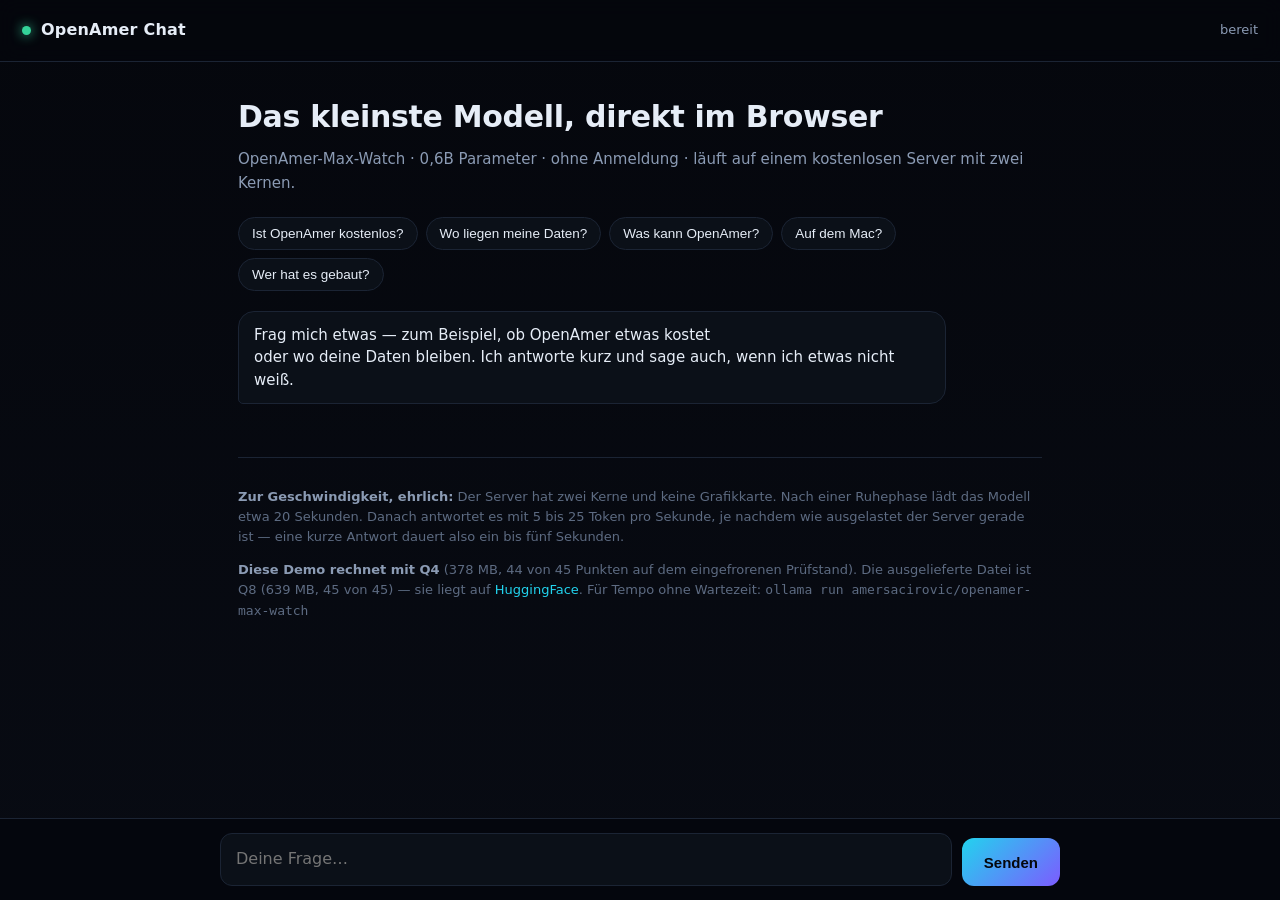
<file: demo/index.html>
<!DOCTYPE html>
<html lang="de">
<head>
<meta charset="utf-8">
<meta name="viewport" content="width=device-width, initial-scale=1">
<title>OpenAmer Chat — 0,6B, kostenlos im Browser</title>
<meta name="description" content="Das kleinste OpenAmer-Modell direkt im Browser ausprobieren. 0,6B, ohne Anmeldung, auf einem kostenlosen Server.">
<style>
:root{--bg:#05070d;--bg2:#080b13;--panel:#0b1018;--line:#1b2434;--text:#e6edf7;
  --muted:#8b9bb4;--dim:#5d6b82;--cyan:#22d3ee;--violet:#7c5cff;--green:#34d399;
  --amber:#fbbf24;--red:#f87171;--radius:16px}
*{box-sizing:border-box}
body{margin:0;background:linear-gradient(180deg,var(--bg),var(--bg2));color:var(--text);
  font:16px/1.55 system-ui,-apple-system,"Segoe UI",Roboto,sans-serif;
  height:100vh;height:100dvh;overflow:hidden;display:flex;flex-direction:column}
a{color:var(--cyan);text-decoration:none}
a:hover{text-decoration:underline}
.kopf{display:flex;align-items:center;justify-content:space-between;gap:16px;
  padding:18px 22px;border-bottom:1px solid var(--line);background:rgba(5,7,13,.85);
  position:sticky;top:0;backdrop-filter:blur(10px);z-index:5}
.marke{display:flex;align-items:center;gap:10px;font-weight:650;letter-spacing:.2px}
.punkt{width:9px;height:9px;border-radius:50%;background:var(--green);
  box-shadow:0 0 12px var(--green)}
.zustand{font-size:13px;color:var(--muted)}
main{max-width:840px;margin:0 auto;padding:26px 18px 26px;flex:1 1 auto;width:100%;
  overflow-y:auto;overscroll-behavior:contain}
h1{font-size:clamp(22px,4vw,30px);margin:6px 0 8px;letter-spacing:-.3px}
.unter{color:var(--muted);margin:0 0 22px;font-size:15px}
.chips{display:flex;flex-wrap:wrap;gap:8px;margin-bottom:20px}
.chip{border:1px solid var(--line);background:var(--panel);color:var(--text);
  padding:8px 13px;border-radius:999px;font-size:13.5px;cursor:pointer;
  transition:.15s}
.chip:hover{border-color:var(--cyan);color:var(--cyan)}
.verlauf{display:flex;flex-direction:column;gap:14px;min-height:120px}
.msg{max-width:88%;padding:12px 15px;border-radius:var(--radius);white-space:pre-wrap;
  word-wrap:break-word;font-size:15px;line-height:1.5}
.frage{align-self:flex-end;background:linear-gradient(135deg,var(--violet),#5b3ee8);
  color:#fff;border-bottom-right-radius:5px}
.antwort{align-self:flex-start;background:var(--panel);border:1px solid var(--line);
  border-bottom-left-radius:5px}
.antwort.leer{color:var(--dim);font-style:italic}
.hinweis{font-size:12.5px;color:var(--dim);margin-top:6px}
.eingabe{position:static;flex:0 0 auto;width:100%;background:rgba(5,7,13,.96);
  border-top:1px solid var(--line);padding:14px 18px}
.form{max-width:840px;margin:0 auto;display:flex;gap:10px;align-items:flex-end}
textarea{flex:1;resize:none;min-height:48px;max-height:140px;padding:13px 15px;
  background:var(--panel);border:1px solid var(--line);border-radius:12px;
  color:var(--text);font:inherit;outline:none}
textarea:focus{border-color:var(--cyan)}
button.senden{height:48px;padding:0 22px;border:0;border-radius:12px;cursor:pointer;
  background:linear-gradient(135deg,var(--cyan),var(--violet));color:#05070d;
  font-weight:700;font-size:15px}
button.senden:disabled{opacity:.45;cursor:not-allowed}
.fuss{max-width:840px;margin:26px auto 0;color:var(--dim);font-size:13px;
  border-top:1px solid var(--line);padding-top:16px}
.fuss strong{color:var(--muted);font-weight:600}
.warnung{background:rgba(251,191,36,.09);border:1px solid rgba(251,191,36,.35);
  color:#f4d58a;padding:11px 14px;border-radius:12px;font-size:13.5px;margin-bottom:18px;
  display:none}
.warnung.an{display:block}
</style>
</head>
<body>
<div class="kopf">
  <div class="marke"><span class="punkt" id="punkt"></span> OpenAmer Chat</div>
  <div class="zustand" id="zustand">bereit</div>
</div>

<main>
  <h1>Das kleinste Modell, direkt im Browser</h1>
  <p class="unter">OpenAmer-Max-Watch · 0,6B Parameter · ohne Anmeldung · läuft auf einem
  kostenlosen Server mit zwei Kernen.</p>

  <div class="warnung" id="warnung"></div>

  <div class="chips">
    <button class="chip" data-frage="Ist OpenAmer kostenlos?">Ist OpenAmer kostenlos?</button>
    <button class="chip" data-frage="Wo liegen meine Daten?">Wo liegen meine Daten?</button>
    <button class="chip" data-frage="Was kann OpenAmer?">Was kann OpenAmer?</button>
    <button class="chip" data-frage="Läuft OpenAmer auf meinem Mac?">Auf dem Mac?</button>
    <button class="chip" data-frage="Wer ist der Entwickler?">Wer hat es gebaut?</button>
  </div>

  <div class="verlauf" id="verlauf">
    <div class="msg antwort">Frag mich etwas — zum Beispiel, ob OpenAmer etwas kostet
oder wo deine Daten bleiben. Ich antworte kurz und sage auch, wenn ich etwas nicht weiß.</div>
  </div>

  <div class="fuss">
    <p><strong>Zur Geschwindigkeit, ehrlich:</strong> Der Server hat zwei Kerne und keine
    Grafikkarte. Nach einer Ruhephase lädt das Modell etwa 20 Sekunden. Danach antwortet es
    mit 5 bis 25 Token pro Sekunde, je nachdem wie ausgelastet der Server gerade ist —
    eine kurze Antwort dauert also ein bis fünf Sekunden.</p>
    <p><strong>Diese Demo rechnet mit Q4</strong> (378 MB, 44 von 45 Punkten auf dem
    eingefrorenen Prüfstand). Die ausgelieferte Datei ist Q8 (639 MB, 45 von 45) — sie liegt
    auf <a href="https://huggingface.co/openamer-max/openamer-max-watch" target="_blank" rel="noopener">HuggingFace</a>.
    Für Tempo ohne Wartezeit:
    <code>ollama run amersacirovic/openamer-max-watch</code></p>
  </div>
</main>

<div class="eingabe">
  <form class="form" id="form">
    <textarea id="feld" rows="1" placeholder="Deine Frage…" autocomplete="off"></textarea>
    <button class="senden" id="senden" type="submit">Senden</button>
  </form>
</div>

<script>
const API = "https://openamer-max-openamer-max-chat.hf.space/v1/chat/completions";
const verlauf = document.getElementById("verlauf");
const feld = document.getElementById("feld");
const senden = document.getElementById("senden");
const zustand = document.getElementById("zustand");
const punkt = document.getElementById("punkt");
const warnung = document.getElementById("warnung");
const verlaufDaten = [{role: "system", content:
  "Du bist OpenAmer, ein lokaler KI-Assistent. Antworte knapp und sachlich auf Deutsch. " +
  "Wenn du etwas nicht weisst, sage das."}];

function blase(text, art) {
  const d = document.createElement("div");
  d.className = "msg " + art;
  d.textContent = text;
  verlauf.appendChild(d);
  d.scrollIntoView({block: "end", behavior: "smooth"});
  return d;
}

async function frage(text) {
  blase(text, "frage");
  verlaufDaten.push({role: "user", content: text});
  const antwort = blase("…", "antwort leer");
  senden.disabled = true;
  zustand.textContent = "denkt…";
  punkt.style.background = "var(--amber)";

  const uhr = setTimeout(() => {
    warnung.textContent = "Der Server war in Ruhe — das Modell lädt gerade. " +
                          "Der erste Aufruf dauert etwa 20 Sekunden.";
    warnung.classList.add("an");
  }, 4000);

  let inhalt = "";
  try {
    const r = await fetch(API, {
      method: "POST",
      headers: {"Content-Type": "application/json"},
      body: JSON.stringify({model: "watch", messages: verlaufDaten,
                            max_tokens: 220, temperature: 0, stream: true})
    });
    if (!r.ok) throw new Error("HTTP " + r.status);
    const leser = r.body.getReader();
    const dekoder = new TextDecoder();
    let puffer = "";
    while (true) {
      const {value, done} = await leser.read();
      if (done) break;
      puffer += dekoder.decode(value, {stream: true});
      const zeilen = puffer.split("\n");
      puffer = zeilen.pop();
      for (const z of zeilen) {
        const t = z.trim();
        if (!t.startsWith("data:")) continue;
        const nutz = t.slice(5).trim();
        if (nutz === "[DONE]") continue;
        try {
          const d = JSON.parse(nutz);
          const stueck = d.choices?.[0]?.delta?.content || "";
          if (stueck) {
            inhalt += stueck;
            antwort.textContent = inhalt;
            antwort.classList.remove("leer");
            antwort.scrollIntoView({block: "end", behavior: "smooth"});
          }
        } catch (e) {}
      }
    }
    if (!inhalt) antwort.textContent = "(keine Antwort erhalten)";
    verlaufDaten.push({role: "assistant", content: inhalt});
  } catch (e) {
    antwort.textContent = "Verbindung fehlgeschlagen (" + e.message + "). " +
      "Der kostenlose Server schläft nach längerer Ruhe ein und braucht beim Aufwachen " +
      "einen Moment — bitte noch einmal senden.";
  } finally {
    clearTimeout(uhr);
    warnung.classList.remove("an");
    senden.disabled = false;
    zustand.textContent = "bereit";
    punkt.style.background = "var(--green)";
    feld.focus();
  }
}

document.getElementById("form").addEventListener("submit", (e) => {
  e.preventDefault();
  const text = feld.value.trim();
  if (!text) return;
  feld.value = "";
  frage(text);
});
feld.addEventListener("keydown", (e) => {
  if (e.key === "Enter" && !e.shiftKey) { e.preventDefault();
    document.getElementById("form").requestSubmit(); }
});
document.querySelectorAll(".chip").forEach((c) => {
  c.addEventListener("click", () => frage(c.dataset.frage));
});
// Aufwachen anstossen, damit der erste Klick nicht 20 Sekunden wartet
fetch(API.replace("/v1/chat/completions", "/health")).catch(() => {});
</script>
</body>
</html>
</file>
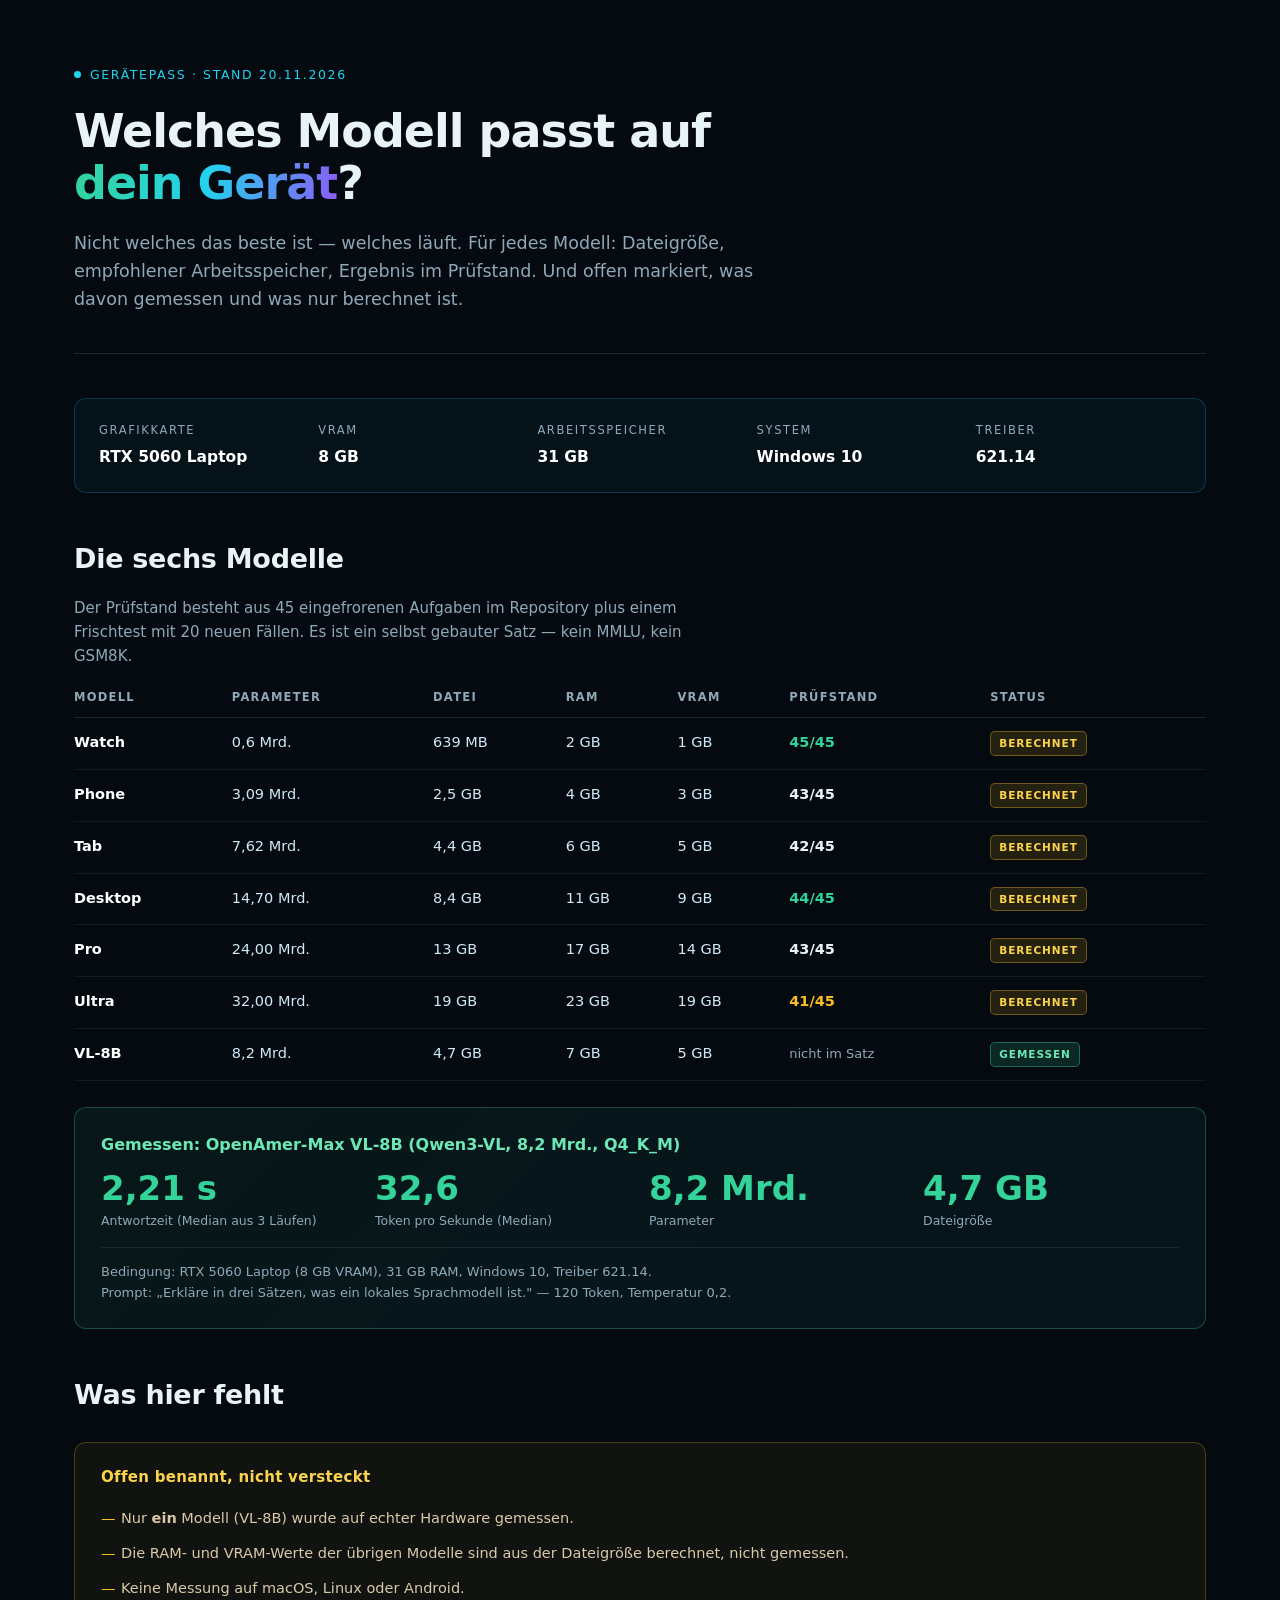
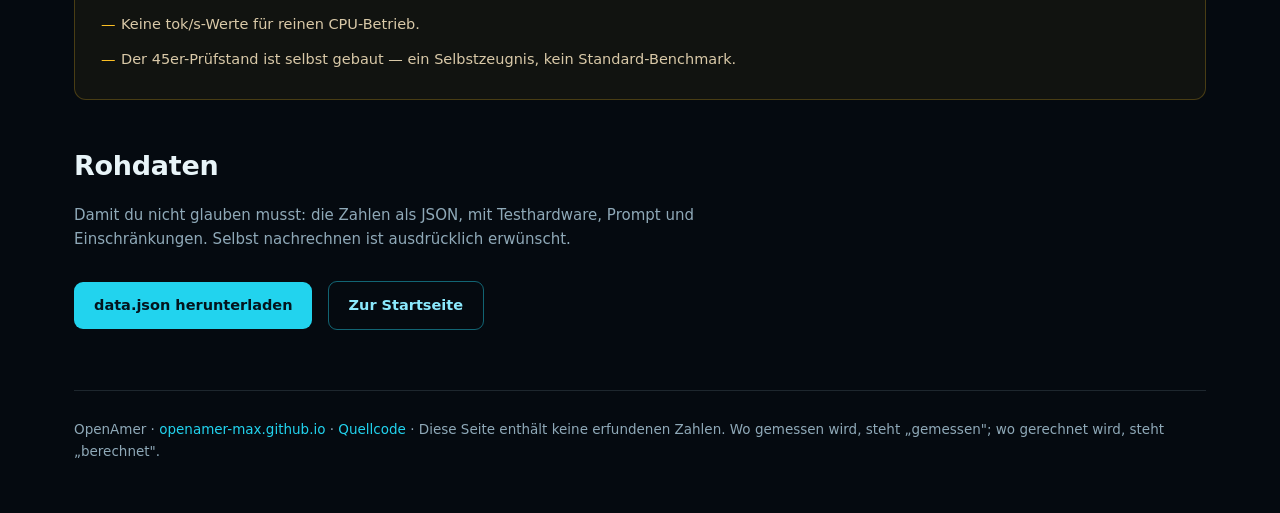
<file: geraetepass/index.html>
<!DOCTYPE html>
<html lang="de">
<head>
<meta charset="utf-8">
<meta name="viewport" content="width=device-width, initial-scale=1">
<title>OpenAmer Gerätepass — welches Modell passt auf dein Gerät?</title>
<meta name="description" content="Für jedes OpenAmer-Modell: Größe, RAM-Bedarf, Prüfstand-Ergebnis und gemessene Antwortzeiten. Mit Rohdaten zum Nachfahren.">
<style>
  *{margin:0;padding:0;box-sizing:border-box}
  :root{
    --bg:#050a10; --ink:#e8f4f8; --dim:#8fa9b8; --linie:rgba(143,169,184,.18);
    --cy:#22d3ee; --gr:#34d399; --am:#fbbf24; --vi:#8b5cf6;
  }
  body{
    background:var(--bg); color:var(--ink);
    font-family:"Inter","Segoe UI",system-ui,sans-serif;
    line-height:1.6; -webkit-font-smoothing:antialiased;
  }
  .wrap{max-width:1180px;margin:0 auto;padding:0 24px}

  header{padding:60px 0 40px;border-bottom:1px solid var(--linie);margin-bottom:44px}
  .badge{
    display:inline-flex;align-items:center;gap:9px;font-size:12.5px;letter-spacing:.13em;
    text-transform:uppercase;color:var(--cy);margin-bottom:20px;
  }
  .badge i{width:7px;height:7px;border-radius:50%;background:var(--cy);display:inline-block}
  h1{font-size:clamp(28px,4.4vw,46px);line-height:1.14;font-weight:800;letter-spacing:-.022em;max-width:22ch}
  h1 span{background:linear-gradient(100deg,var(--gr),var(--cy) 50%,var(--vi));-webkit-background-clip:text;background-clip:text;color:transparent}
  .lead{margin-top:20px;font-size:17.5px;color:var(--dim);max-width:66ch}

  /* Testhardware */
  .hw{
    display:grid;grid-template-columns:repeat(auto-fit,minmax(180px,1fr));gap:14px;
    background:rgba(34,211,238,.045);border:1px solid rgba(34,211,238,.2);
    border-radius:12px;padding:22px 24px;margin-bottom:44px;
  }
  .hw .k{font-size:11.5px;letter-spacing:.14em;text-transform:uppercase;color:var(--dim);margin-bottom:5px}
  .hw .v{font-size:15.5px;font-weight:600;color:#fff}

  h2{font-size:clamp(20px,2.6vw,27px);font-weight:700;margin:44px 0 16px;letter-spacing:-.01em}
  .sub{color:var(--dim);font-size:15px;margin-bottom:20px;max-width:70ch}

  table{width:100%;border-collapse:collapse;font-size:14.5px;margin-bottom:12px}
  th{
    text-align:left;font-weight:600;font-size:11.5px;letter-spacing:.11em;text-transform:uppercase;
    color:var(--dim);padding:0 12px 11px 0;border-bottom:1px solid var(--linie);white-space:nowrap;
  }
  td{padding:13px 12px 13px 0;border-bottom:1px solid rgba(143,169,184,.10);vertical-align:top}
  td.n{font-weight:700;color:#fff;white-space:nowrap}
  td.z{font-variant-numeric:tabular-nums;color:#cfe9f5;white-space:nowrap}
  .pruef{font-variant-numeric:tabular-nums;font-weight:700}
  .pruef.gut{color:var(--gr)}
  .pruef.mittel{color:var(--am)}
  .pruef.offen{color:var(--dim);font-weight:500;font-size:13px}

  .marke{
    display:inline-block;font-size:10.5px;letter-spacing:.09em;text-transform:uppercase;
    padding:3px 8px;border-radius:5px;font-weight:700;
  }
  .marke.gemessen{background:rgba(52,211,153,.15);color:#6ee7b7;border:1px solid rgba(52,211,153,.4)}
  .marke.berechnet{background:rgba(251,191,36,.13);color:#fcd34d;border:1px solid rgba(251,191,36,.35)}

  .gemessen-box{
    background:linear-gradient(135deg,rgba(52,211,153,.07),rgba(34,211,238,.05));
    border:1px solid rgba(52,211,153,.3);border-radius:12px;padding:24px 26px;margin:26px 0;
  }
  .gemessen-box h3{font-size:16px;font-weight:700;margin-bottom:14px;color:#6ee7b7}
  .werte{display:grid;grid-template-columns:repeat(auto-fit,minmax(150px,1fr));gap:18px;margin-top:6px}
  .w .zahl{font-size:34px;font-weight:800;color:var(--gr);line-height:1;font-variant-numeric:tabular-nums}
  .w .lab{font-size:12.5px;color:var(--dim);margin-top:6px}
  .bedingung{font-size:13px;color:var(--dim);margin-top:16px;padding-top:14px;border-top:1px solid rgba(143,169,184,.14)}

  .grenzen{background:rgba(251,191,36,.05);border:1px solid rgba(251,191,36,.24);border-radius:12px;padding:22px 26px;margin:26px 0}
  .grenzen h3{font-size:15px;font-weight:700;color:#fcd34d;margin-bottom:12px;letter-spacing:.02em}
  .grenzen ul{list-style:none;font-size:14.5px;color:#d9c9a8}
  .grenzen li{padding:6px 0 6px 20px;position:relative}
  .grenzen li::before{content:"—";position:absolute;left:0;color:#fbbf24}

  .dl{
    display:inline-flex;align-items:center;gap:9px;margin:10px 10px 0 0;
    padding:12px 20px;border-radius:9px;background:var(--cy);color:#04141d;
    font-weight:700;text-decoration:none;font-size:14.5px;
  }
  .dl.zweit{background:transparent;border:1px solid rgba(34,211,238,.45);color:#8be9fd;font-weight:600}
  .dl:hover{opacity:.88}

  footer{margin-top:60px;padding:28px 0 50px;border-top:1px solid var(--linie);color:var(--dim);font-size:13.5px}
  footer a{color:var(--cy);text-decoration:none}
  @media(max-width:760px){
    table{font-size:13px}
    th:nth-child(6),td:nth-child(6){display:none}
    .hw{padding:18px}
    h1{max-width:none}
  }
</style>
</head>
<body>
<div class="wrap">

<header>
  <div class="badge"><i></i>Gerätepass · Stand 20.11.2026</div>
  <h1>Welches Modell passt auf <span>dein Gerät</span>?</h1>
  <p class="lead">Nicht welches das beste ist — welches läuft. Für jedes Modell: Dateigröße,
  empfohlener Arbeitsspeicher, Ergebnis im Prüfstand. Und offen markiert, was davon
  gemessen und was nur berechnet ist.</p>
</header>

<div class="hw">
  <div><div class="k">Grafikkarte</div><div class="v">RTX 5060 Laptop</div></div>
  <div><div class="k">VRAM</div><div class="v">8 GB</div></div>
  <div><div class="k">Arbeitsspeicher</div><div class="v">31 GB</div></div>
  <div><div class="k">System</div><div class="v">Windows 10</div></div>
  <div><div class="k">Treiber</div><div class="v">621.14</div></div>
</div>

<h2>Die sechs Modelle</h2>
<p class="sub">Der Prüfstand besteht aus 45 eingefrorenen Aufgaben im Repository plus einem
Frischtest mit 20 neuen Fällen. Es ist ein selbst gebauter Satz — kein MMLU, kein GSM8K.</p>

<table>
  <thead>
    <tr>
      <th>Modell</th><th>Parameter</th><th>Datei</th><th>RAM</th><th>VRAM</th><th>Prüfstand</th><th>Status</th>
    </tr>
  </thead>
  <tbody>
    <tr>
      <td class="n">Watch</td><td class="z">0,6 Mrd.</td><td class="z">639 MB</td>
      <td class="z">2 GB</td><td class="z">1 GB</td>
      <td><span class="pruef gut">45/45</span></td>
      <td><span class="marke berechnet">berechnet</span></td>
    </tr>
    <tr>
      <td class="n">Phone</td><td class="z">3,09 Mrd.</td><td class="z">2,5 GB</td>
      <td class="z">4 GB</td><td class="z">3 GB</td>
      <td><span class="pruef">43/45</span></td>
      <td><span class="marke berechnet">berechnet</span></td>
    </tr>
    <tr>
      <td class="n">Tab</td><td class="z">7,62 Mrd.</td><td class="z">4,4 GB</td>
      <td class="z">6 GB</td><td class="z">5 GB</td>
      <td><span class="pruef">42/45</span></td>
      <td><span class="marke berechnet">berechnet</span></td>
    </tr>
    <tr>
      <td class="n">Desktop</td><td class="z">14,70 Mrd.</td><td class="z">8,4 GB</td>
      <td class="z">11 GB</td><td class="z">9 GB</td>
      <td><span class="pruef gut">44/45</span></td>
      <td><span class="marke berechnet">berechnet</span></td>
    </tr>
    <tr>
      <td class="n">Pro</td><td class="z">24,00 Mrd.</td><td class="z">13 GB</td>
      <td class="z">17 GB</td><td class="z">14 GB</td>
      <td><span class="pruef">43/45</span></td>
      <td><span class="marke berechnet">berechnet</span></td>
    </tr>
    <tr>
      <td class="n">Ultra</td><td class="z">32,00 Mrd.</td><td class="z">19 GB</td>
      <td class="z">23 GB</td><td class="z">19 GB</td>
      <td><span class="pruef mittel">41/45</span></td>
      <td><span class="marke berechnet">berechnet</span></td>
    </tr>
    <tr>
      <td class="n">VL-8B</td><td class="z">8,2 Mrd.</td><td class="z">4,7 GB</td>
      <td class="z">7 GB</td><td class="z">5 GB</td>
      <td><span class="pruef offen">nicht im Satz</span></td>
      <td><span class="marke gemessen">gemessen</span></td>
    </tr>
  </tbody>
</table>

<div class="gemessen-box">
  <h3>Gemessen: OpenAmer-Max VL-8B (Qwen3-VL, 8,2 Mrd., Q4_K_M)</h3>
  <div class="werte">
    <div class="w"><div class="zahl">2,21 s</div><div class="lab">Antwortzeit (Median aus 3 Läufen)</div></div>
    <div class="w"><div class="zahl">32,6</div><div class="lab">Token pro Sekunde (Median)</div></div>
    <div class="w"><div class="zahl">8,2 Mrd.</div><div class="lab">Parameter</div></div>
    <div class="w"><div class="zahl">4,7 GB</div><div class="lab">Dateigröße</div></div>
  </div>
  <div class="bedingung">
    Bedingung: RTX 5060 Laptop (8 GB VRAM), 31 GB RAM, Windows 10, Treiber 621.14.<br>
    Prompt: „Erkläre in drei Sätzen, was ein lokales Sprachmodell ist." — 120 Token, Temperatur 0,2.
  </div>
</div>

<h2>Was hier fehlt</h2>
<div class="grenzen">
  <h3>Offen benannt, nicht versteckt</h3>
  <ul>
    <li>Nur <strong>ein</strong> Modell (VL-8B) wurde auf echter Hardware gemessen.</li>
    <li>Die RAM- und VRAM-Werte der übrigen Modelle sind aus der Dateigröße berechnet, nicht gemessen.</li>
    <li>Keine Messung auf macOS, Linux oder Android.</li>
    <li>Keine tok/s-Werte für reinen CPU-Betrieb.</li>
    <li>Der 45er-Prüfstand ist selbst gebaut — ein Selbstzeugnis, kein Standard-Benchmark.</li>
  </ul>
</div>

<h2>Rohdaten</h2>
<p class="sub">Damit du nicht glauben musst: die Zahlen als JSON, mit Testhardware, Prompt
und Einschränkungen. Selbst nachrechnen ist ausdrücklich erwünscht.</p>
<a class="dl" href="data.json" download>data.json herunterladen</a>
<a class="dl zweit" href="https://openamer-max.github.io/">Zur Startseite</a>

<footer>
  OpenAmer · <a href="https://openamer-max.github.io/">openamer-max.github.io</a> ·
  <a href="https://github.com/openamer-max/openamer">Quellcode</a> ·
  Diese Seite enthält keine erfundenen Zahlen. Wo gemessen wird, steht „gemessen";
  wo gerechnet wird, steht „berechnet".
</footer>

</div>
</body>
</html>
</file>
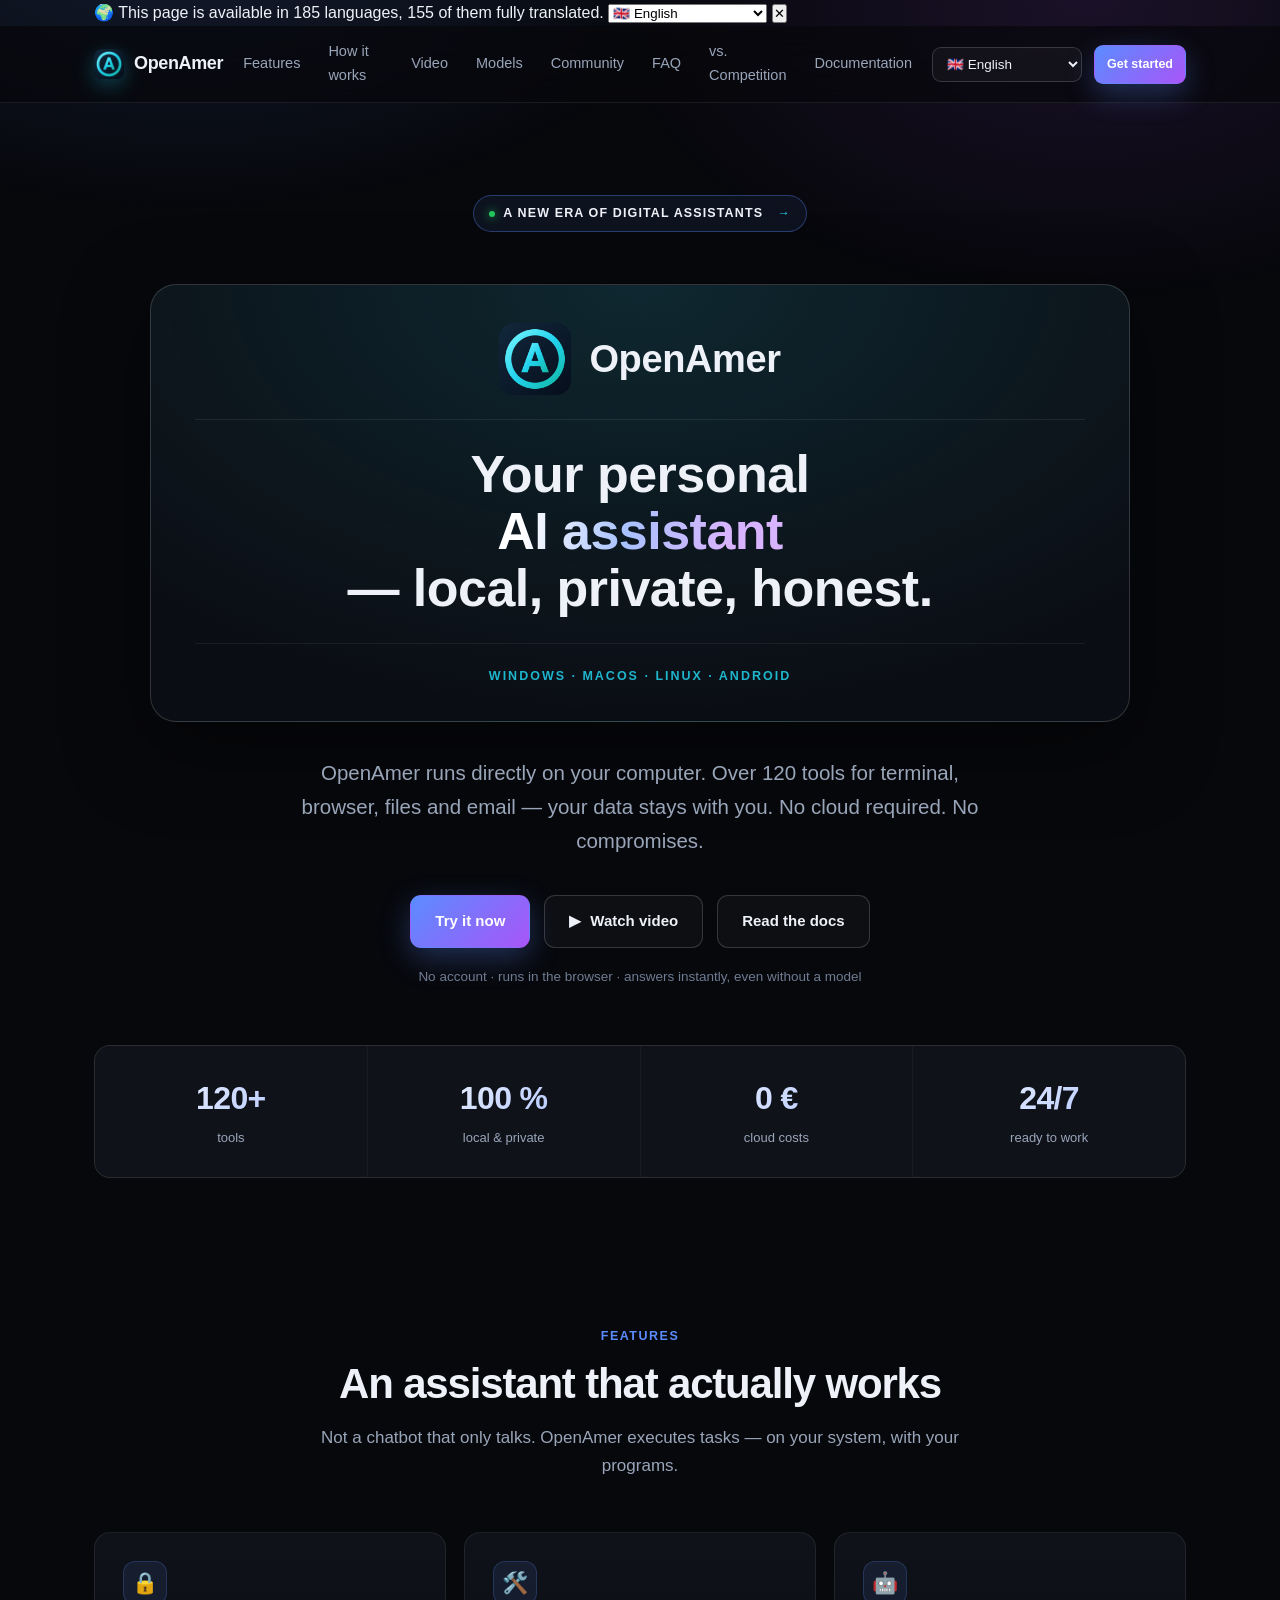
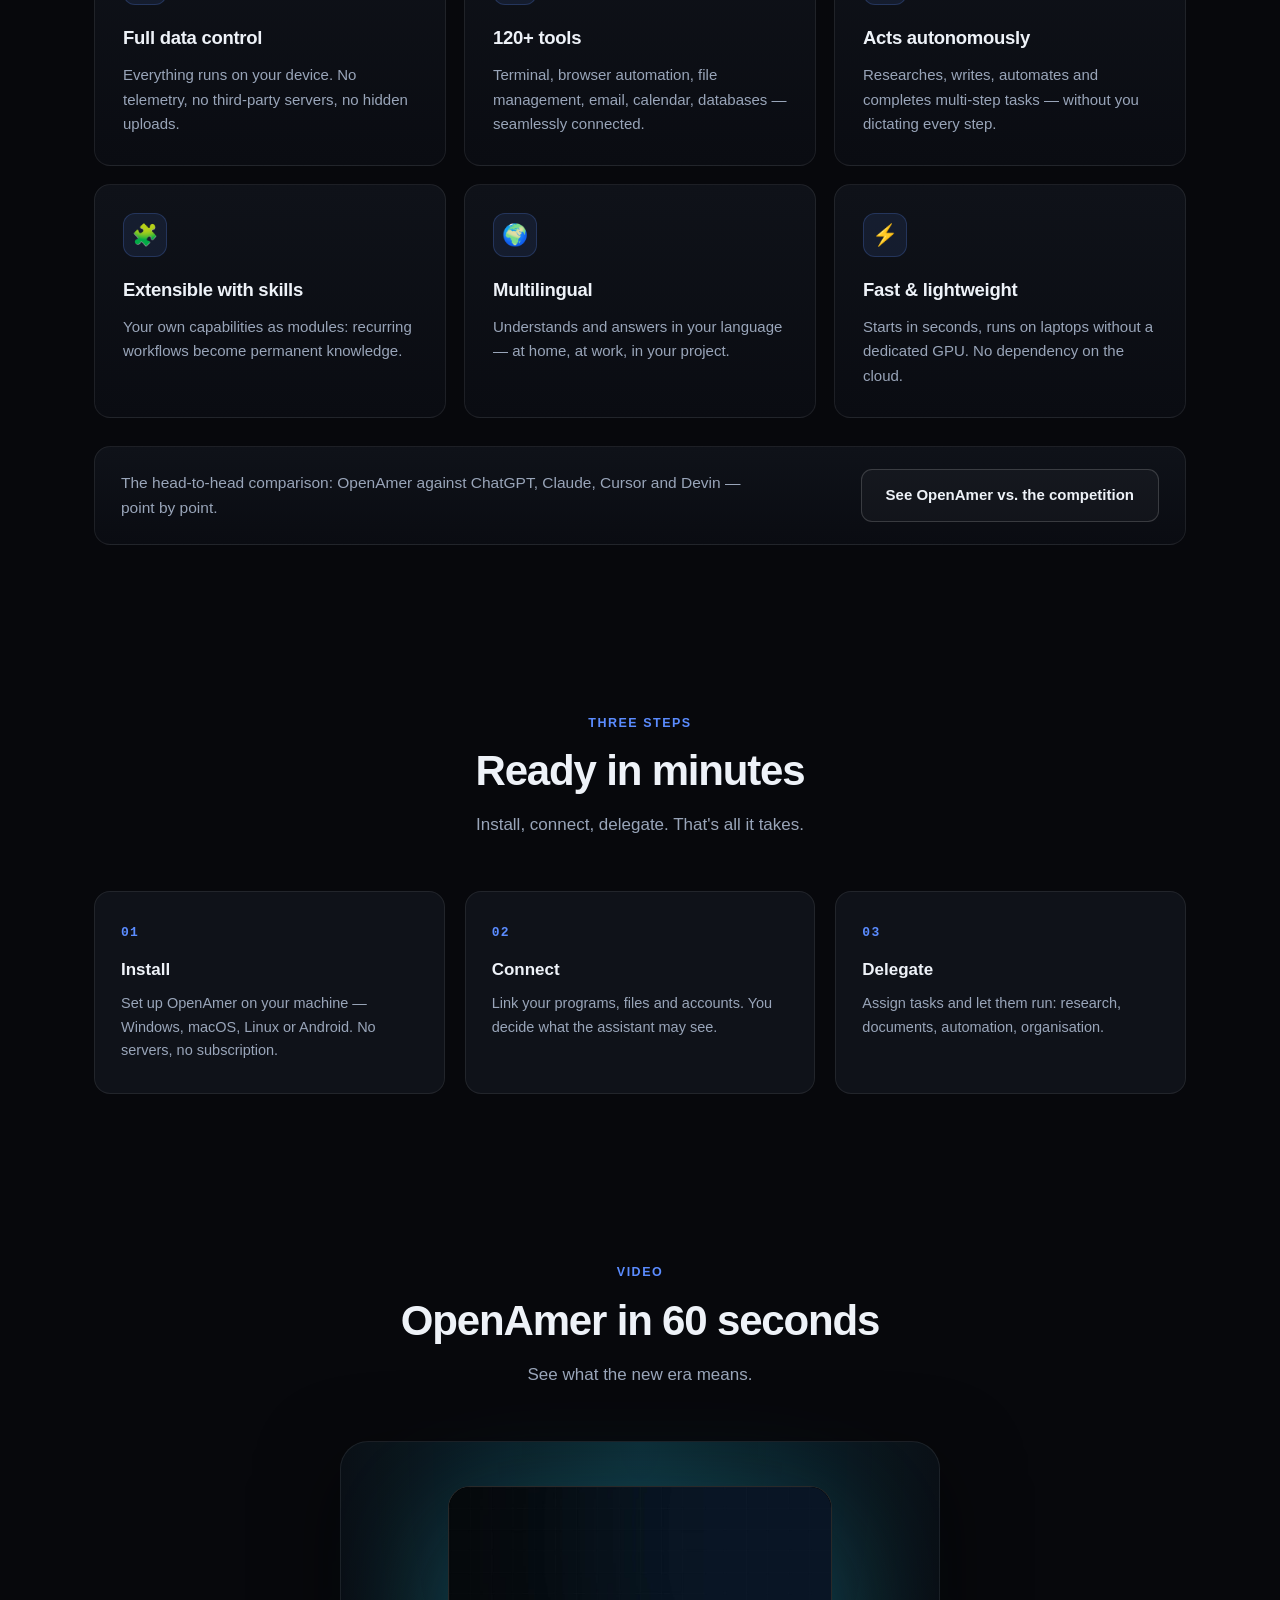
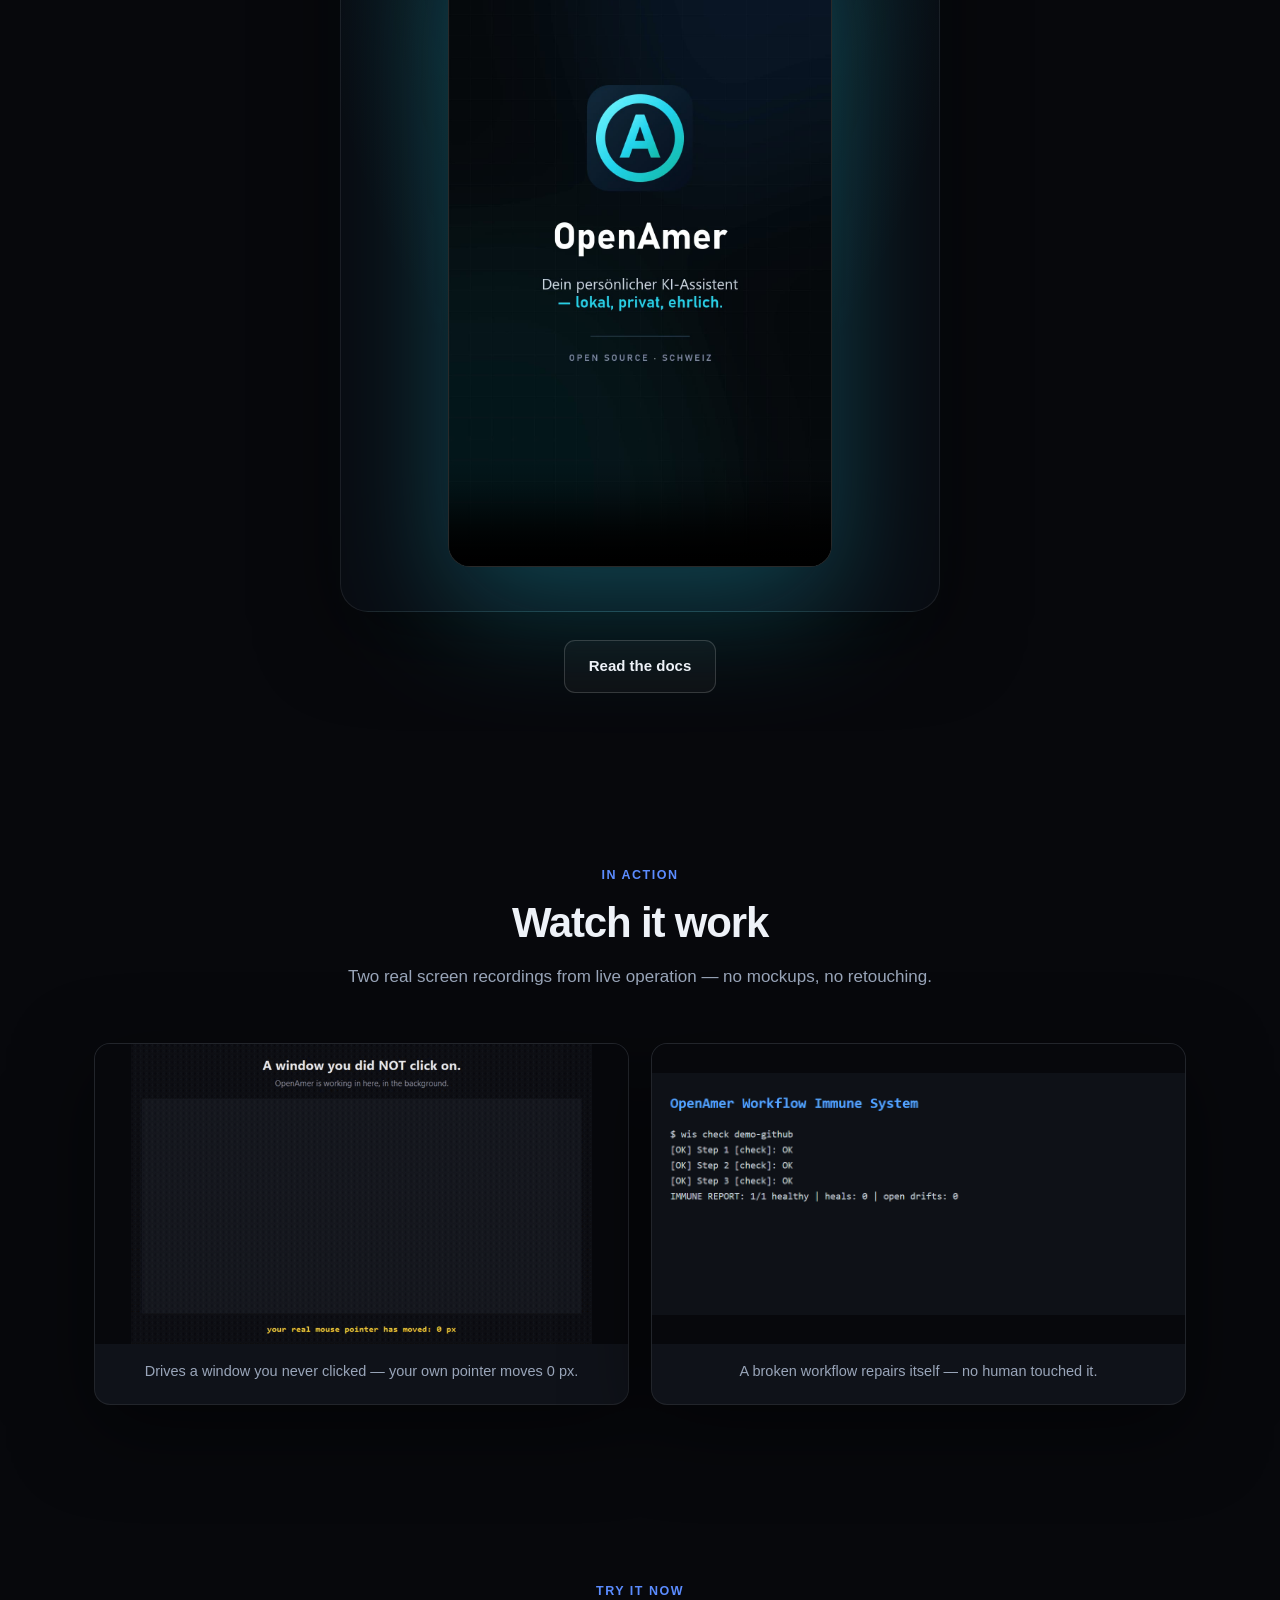
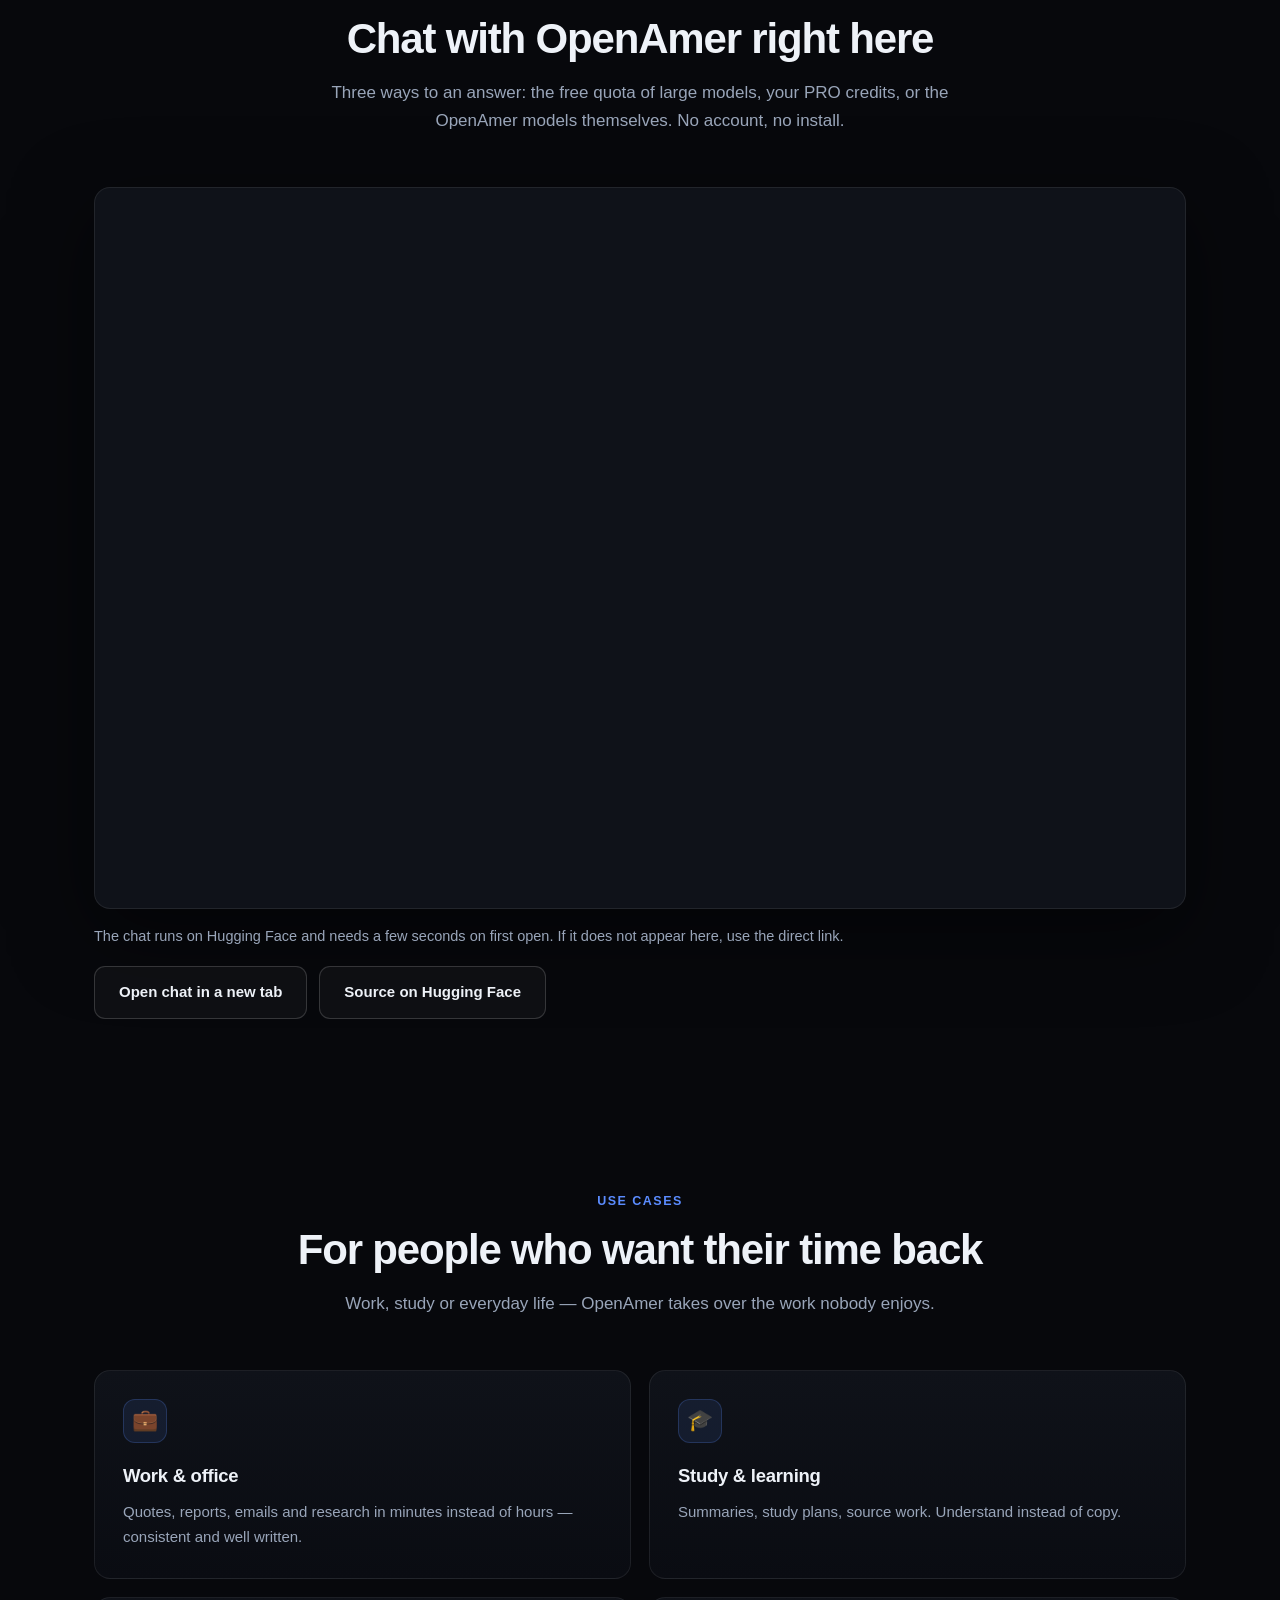
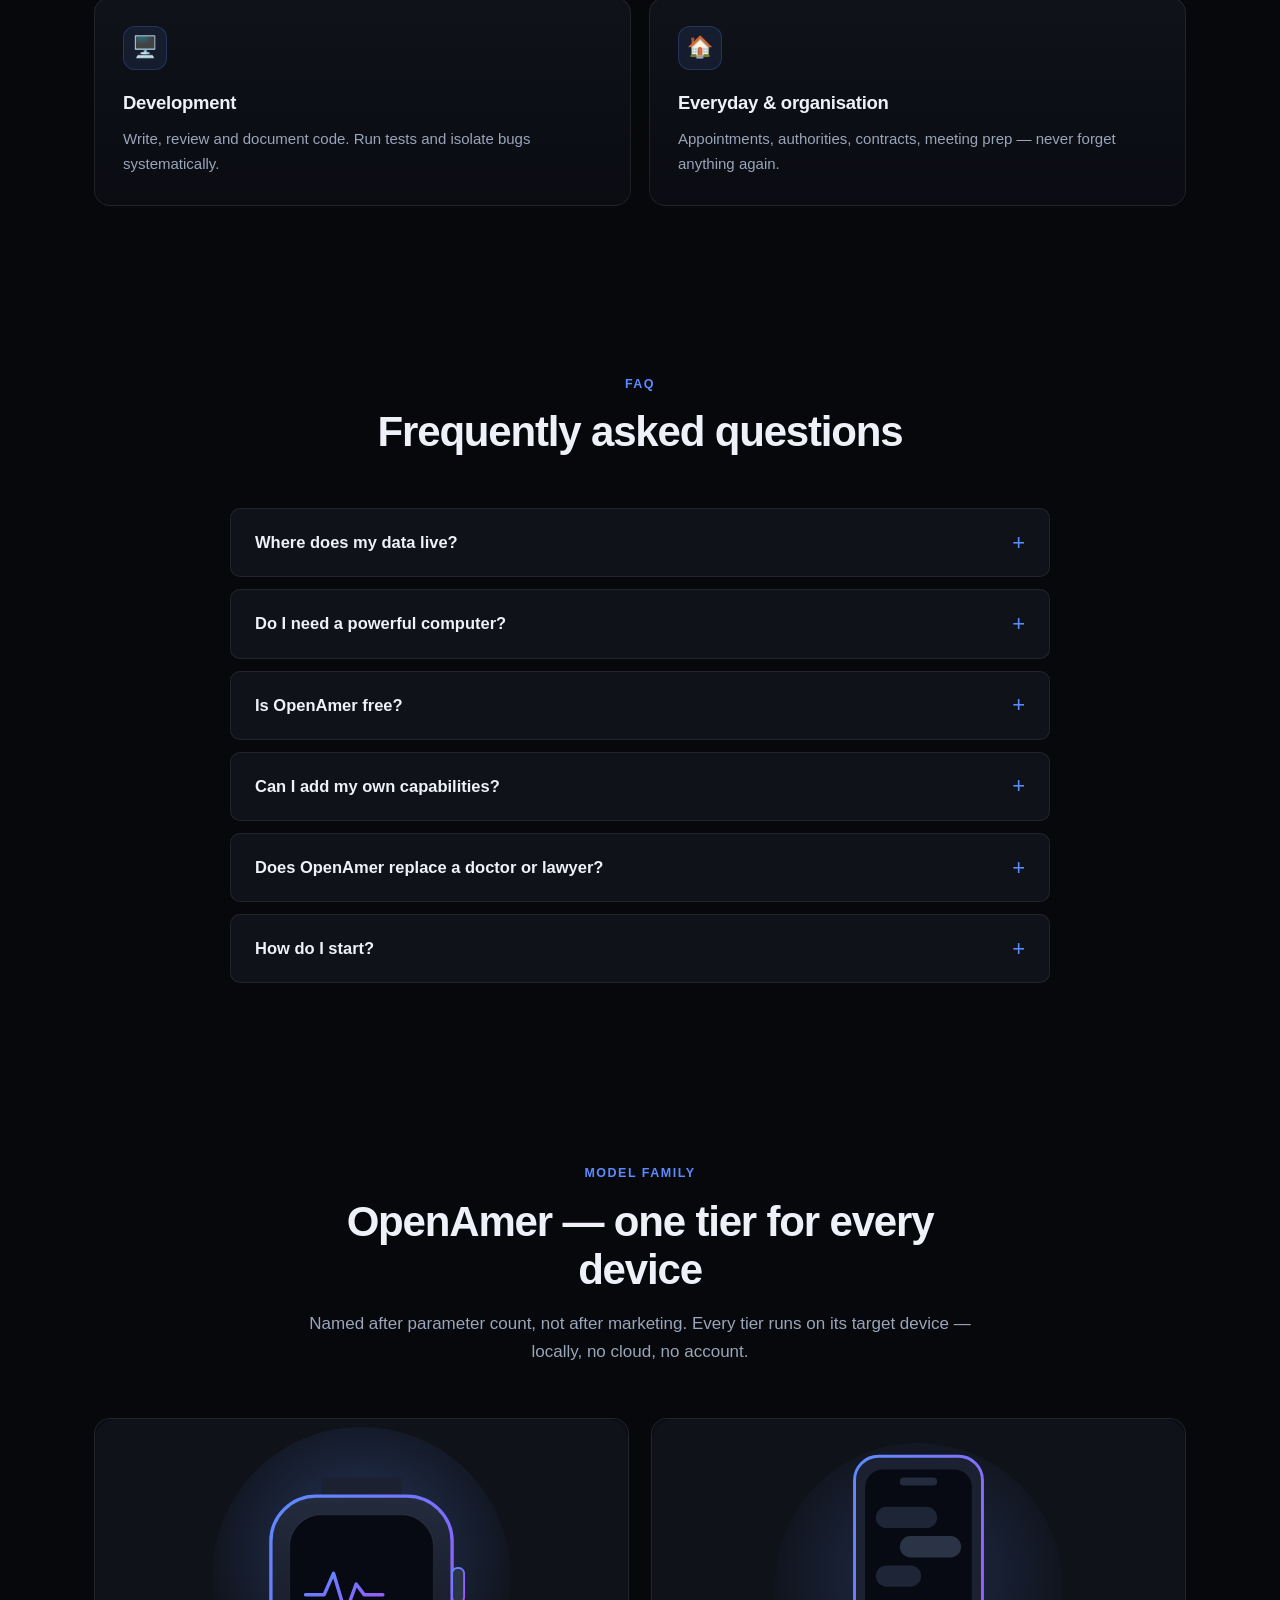
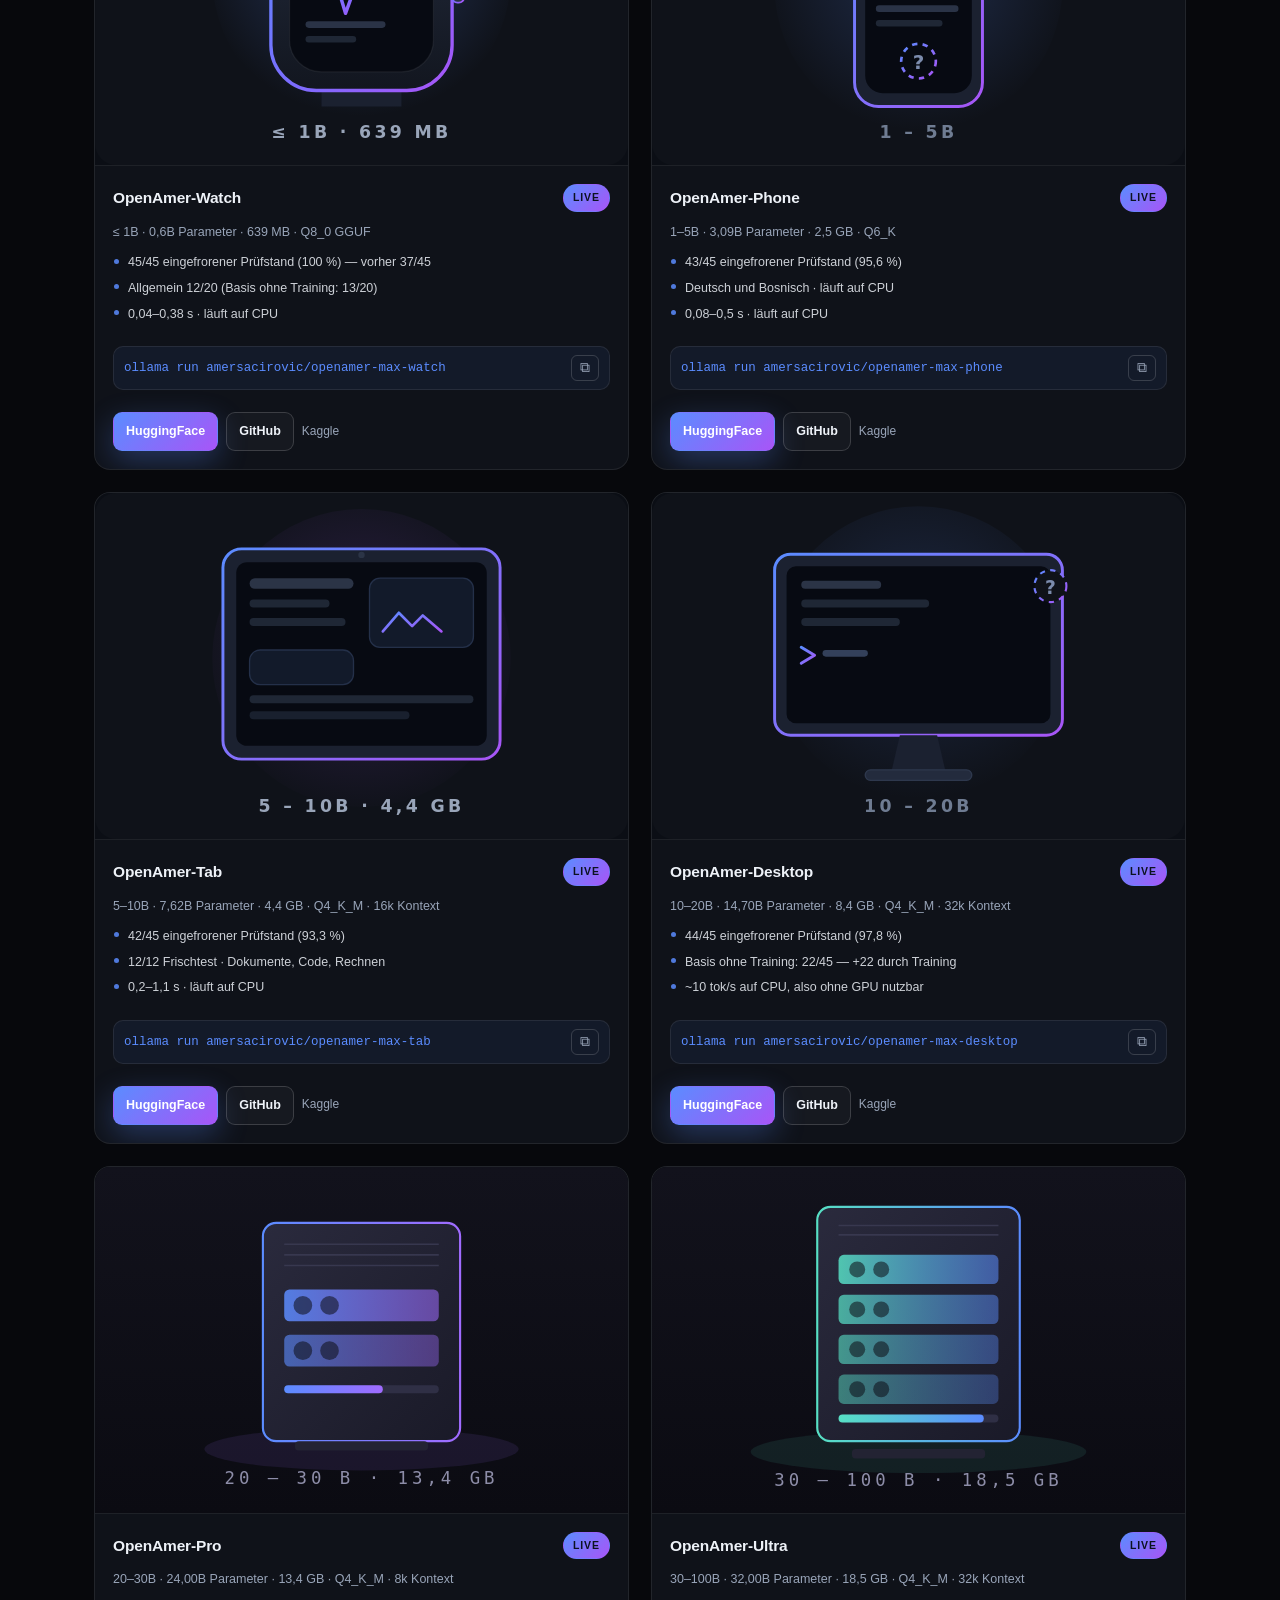
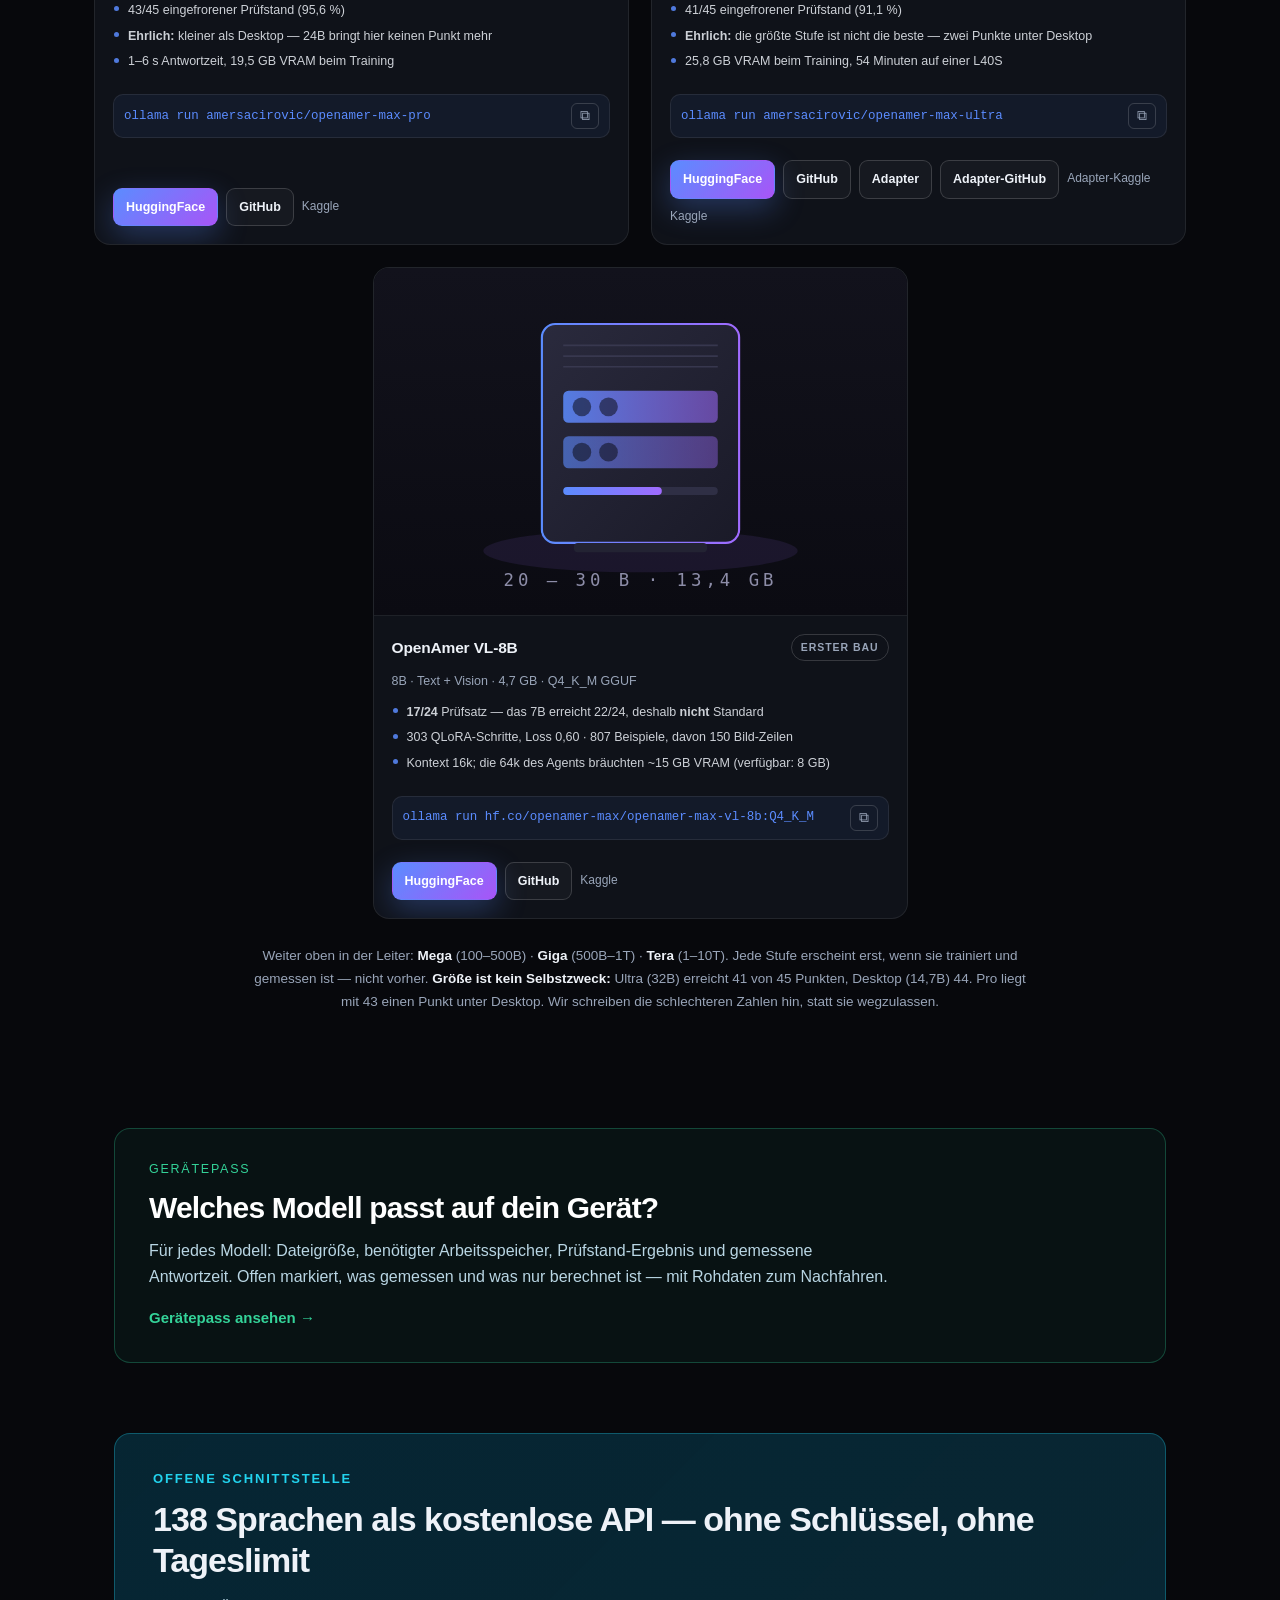
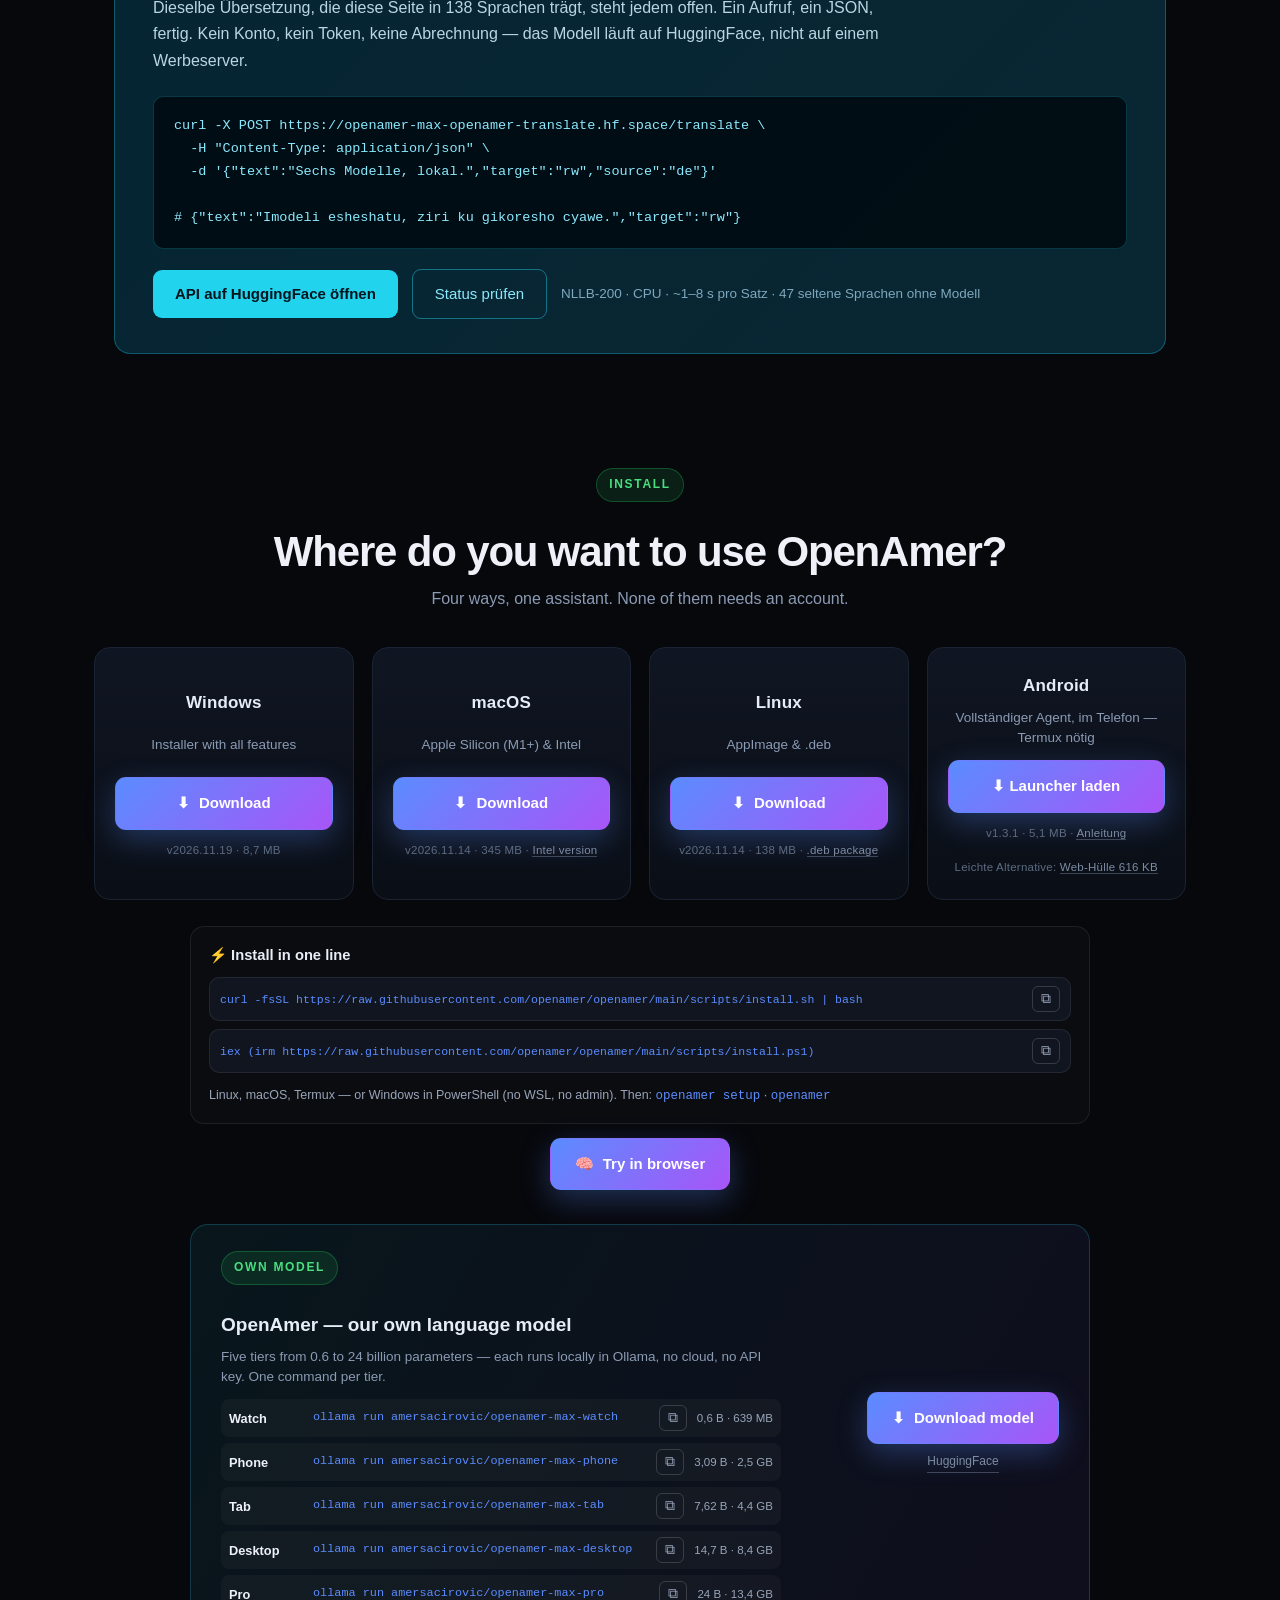
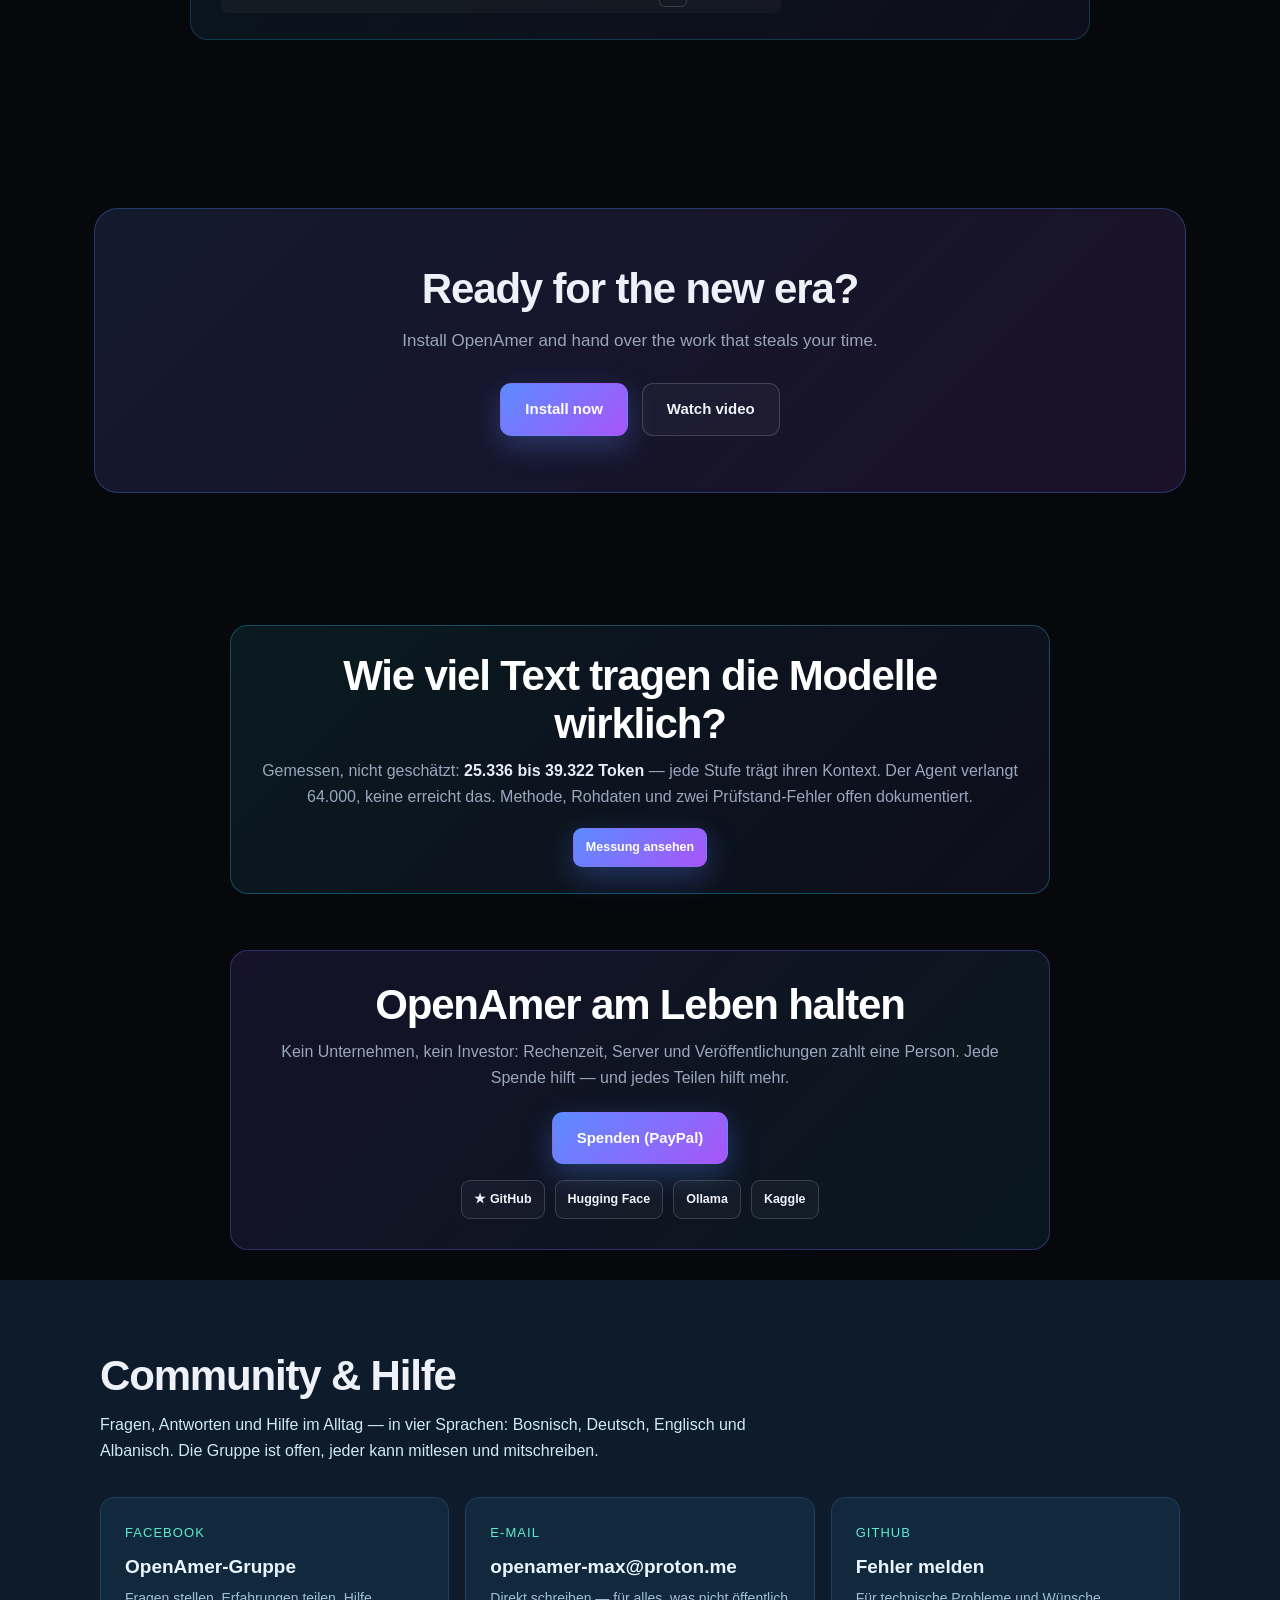
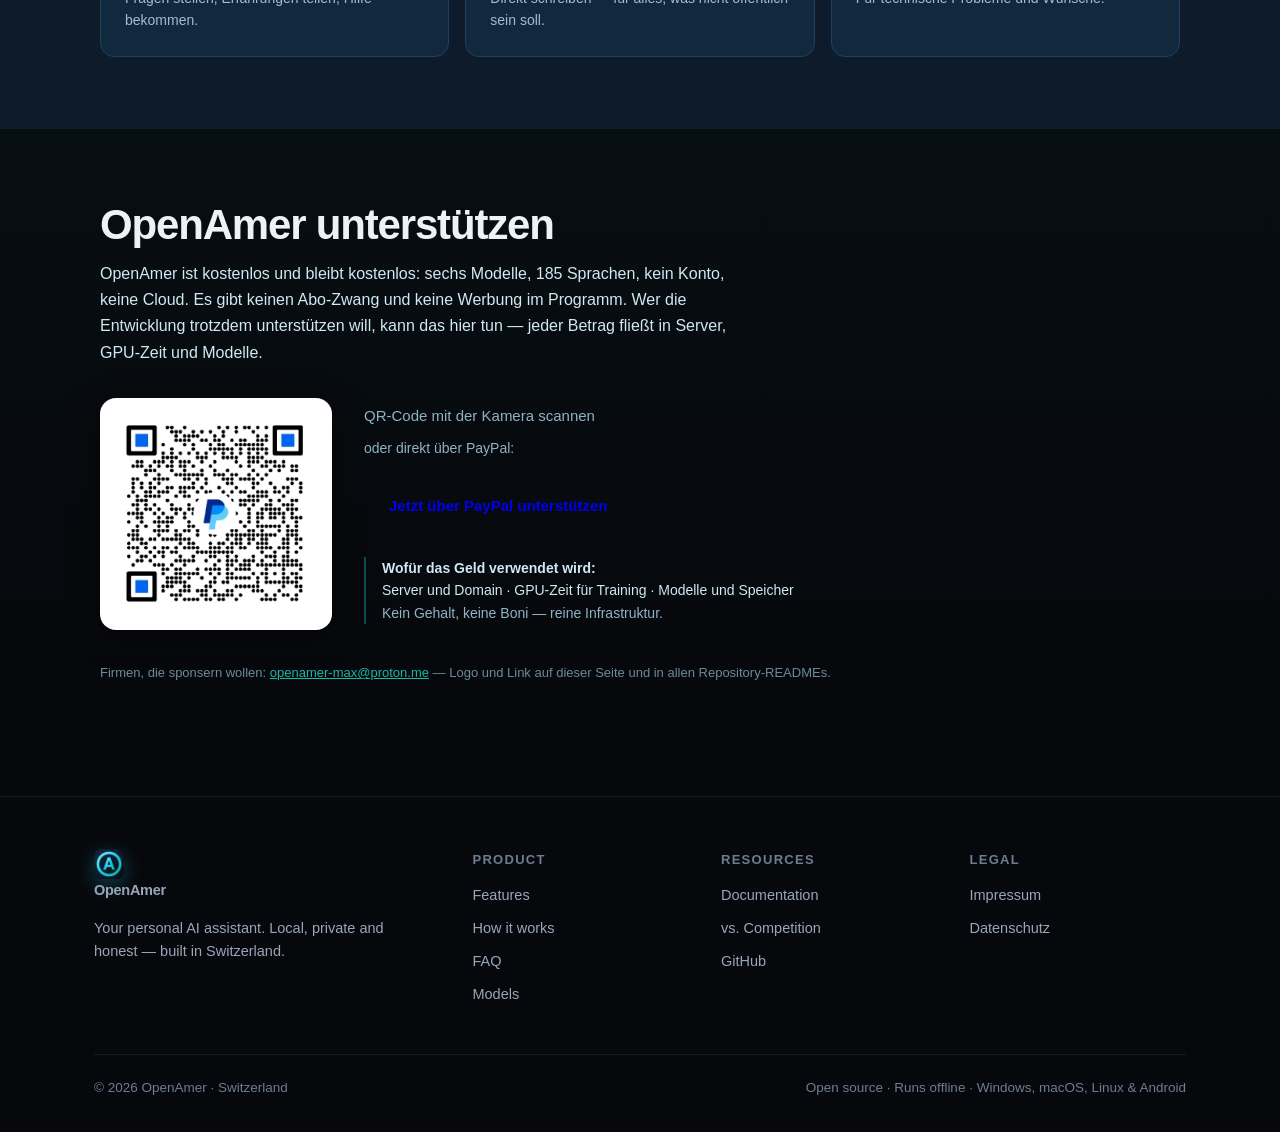
<file: info/index.html>
<!DOCTYPE html>
<html lang="de"><head><meta charset="utf-8">
<meta name="viewport" content="width=device-width, initial-scale=1">
<title>OpenAmer</title>
<meta http-equiv="refresh" content="0; url=/">
<link rel="canonical" href="https://openamer-max.github.io/">
<style>html,body{height:100%;margin:0;background:#05070d;color:#e6edf7;
 font:15px/1.5 -apple-system,"Segoe UI",Roboto,Arial,sans-serif;
 display:flex;align-items:center;justify-content:center}a{color:#22d3ee}</style>
</head><body>
<p>Die Projektseite liegt jetzt unter <a href="/">openamer-max.github.io</a> &rarr;</p>
<script>location.replace('/');</script>
</body></html>
</file>
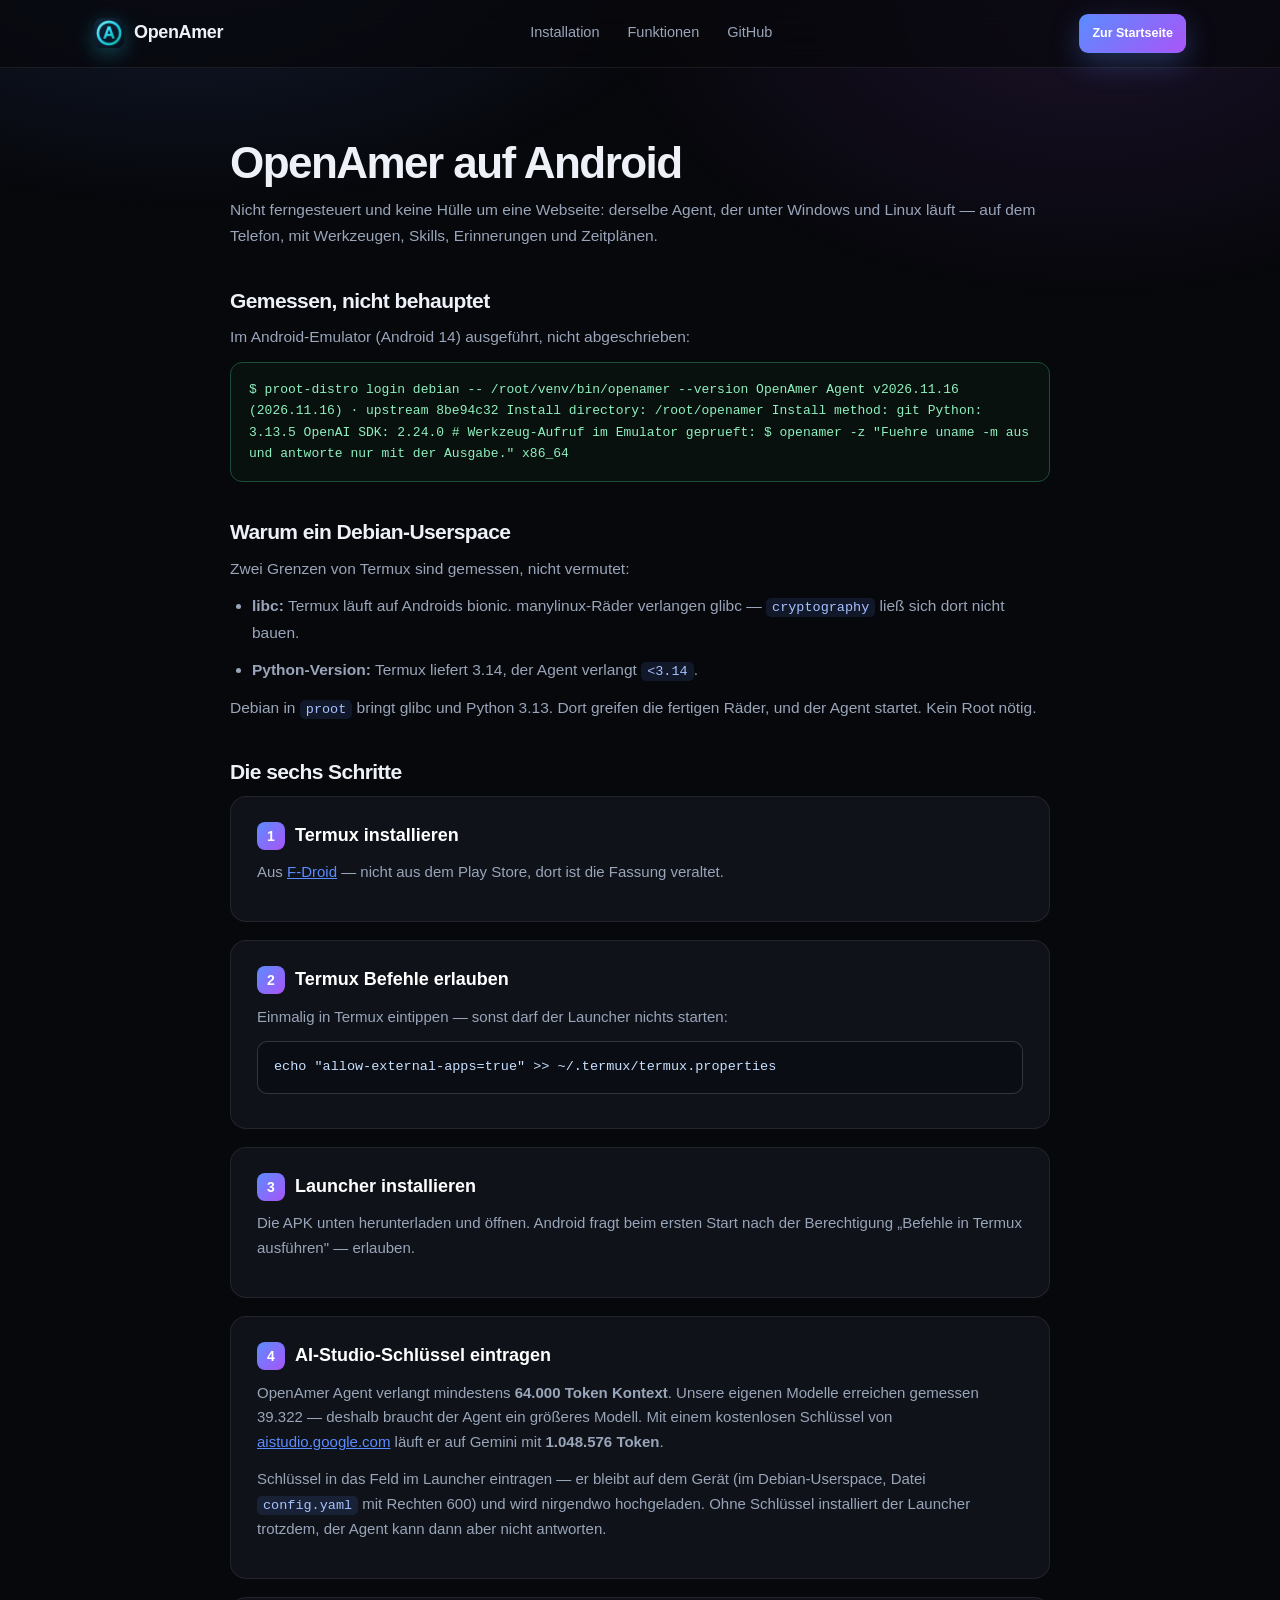
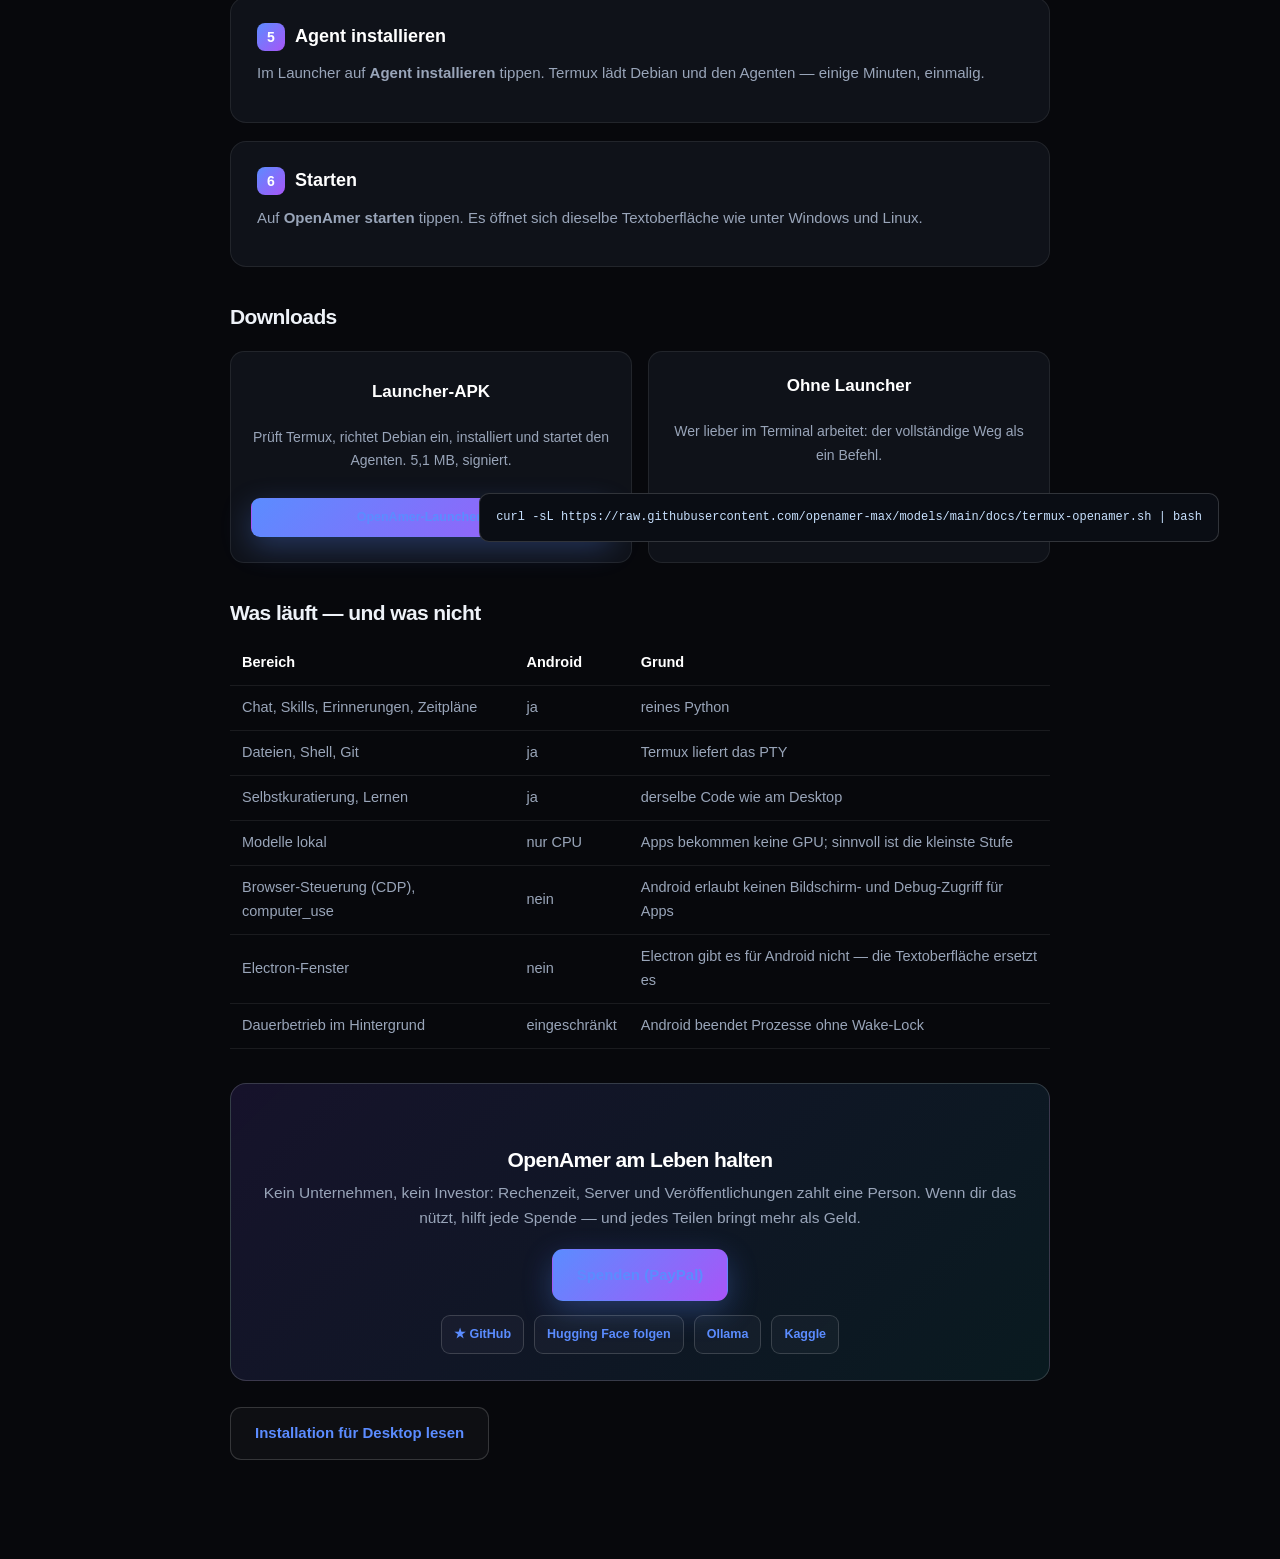
<file: android.html>
<!DOCTYPE html>
<html lang="de" dir="ltr">
<head>
<meta charset="UTF-8">
<meta name="viewport" content="width=device-width, initial-scale=1">
<title>OpenAmer auf Android — vollständiger Agent im Telefon</title>
<meta name="description" content="OpenAmer auf Android: der vollständige Agent mit Werkzeugen und Skills läuft im Debian-Userspace. Launcher-APK, Termux-Anleitung, gemessene Version und ehrliche Grenzen.">
<meta name="theme-color" content="#07080c">
<link rel="canonical" href="https://openamer-max.github.io/android.html">
<link rel="stylesheet" href="assets/style.css">
<link rel="icon" href="/assets/favicon.ico" sizes="48x48">
<link rel="icon" href="/assets/favicon.png" type="image/png" sizes="64x64">
<link rel="apple-touch-icon" href="/assets/logo.png">
<style>
  .step-block { background: var(--surface); border: 1px solid var(--border); border-radius: var(--radius); padding: 24px 26px; margin-bottom: 18px; }
  .step-block h3 { font-size: 18px; margin-bottom: 10px; color: #fff; }
  .step-block p { color: var(--muted); font-size: 15px; margin-bottom: 12px; }
  .step-num { display:inline-block; width: 28px; height: 28px; line-height: 28px; text-align:center; border-radius: 8px; background: linear-gradient(135deg, var(--accent), var(--accent-2)); color:#fff; font-weight:700; font-size:14px; margin-right:10px; }
  pre { background: #0a0d14; border: 1px solid var(--border-strong); border-radius: 10px; padding: 14px 16px; overflow-x: auto; font-family: var(--mono); font-size: 13.5px; color: #c8e1ff; margin: 10px 0; }
  code { font-family: var(--mono); background: rgba(91,140,255,.12); padding: 2px 6px; border-radius: 5px; font-size: 13.5px; color: #a8c2ff; }
  table { width: 100%; border-collapse: collapse; margin: 16px 0; font-size: 14.5px; }
  th, td { text-align: left; padding: 10px 12px; border-bottom: 1px solid var(--border); color: var(--muted); }
  th { color: #fff; font-weight: 600; }
  .proof { background:#08110d; border:1px solid #1d4d38; border-radius:12px; padding:16px 18px; font-family:var(--mono); font-size:13px; color:#8ff0c0; overflow-x:auto; }
  .dl-grid { display:grid; grid-template-columns:repeat(auto-fit,minmax(260px,1fr)); gap:16px; margin:22px 0; }
  .dl-card { background:var(--surface); border:1px solid var(--border); border-radius:14px; padding:20px; }
  .dl-card h3 { color:#fff; font-size:17px; margin-bottom:8px; }
  .dl-card p { color:var(--muted); font-size:14px; margin-bottom:14px; }
  .spende { background:linear-gradient(135deg,rgba(124,92,255,.13),rgba(34,211,238,.09)); border:1px solid var(--border-strong); border-radius:16px; padding:26px; margin:34px 0 10px; text-align:center; }
  .spende h2 { color:#fff; margin-bottom:8px; }
  .spende p { color:var(--muted); margin-bottom:18px; }
  .folgen { display:flex; flex-wrap:wrap; gap:10px; justify-content:center; margin-top:14px; }
</style>
<noscript><style>.reveal{opacity:1 !important;transform:none !important}</style></noscript>
</head>
<body>

<nav class="nav">
  <div class="nav-inner">
    <a class="brand" href="/"><img class="brand-mark" src="/assets/logo.png" width="30" height="30" alt="" decoding="async"><span>OpenAmer</span></a>
    <div class="nav-links">
      <a href="installation.html">Installation</a>
      <a href="index.html#funktionen">Funktionen</a>
      <a href="https://github.com/openamer-max/openamer" target="_blank" rel="noopener">GitHub</a>
    </div>
    <div class="nav-cta"><a class="btn btn-primary btn-sm" href="index.html">Zur Startseite</a></div>
  </div>
</nav>

<main class="wrap legal">
  <h1>OpenAmer auf Android</h1>
  <p class="lead">Nicht ferngesteuert und keine Hülle um eine Webseite: derselbe Agent, der unter Windows und Linux läuft — auf dem Telefon, mit Werkzeugen, Skills, Erinnerungen und Zeitplänen.</p>

  <h2>Gemessen, nicht behauptet</h2>
  <p>Im Android-Emulator (Android 14) ausgeführt, nicht abgeschrieben:</p>
  <div class="proof">$ proot-distro login debian -- /root/venv/bin/openamer --version
OpenAmer Agent v2026.11.16 (2026.11.16) · upstream 8be94c32
Install directory: /root/openamer
Install method: git
Python: 3.13.5
OpenAI SDK: 2.24.0

# Werkzeug-Aufruf im Emulator geprueft:
$ openamer -z "Fuehre uname -m aus und antworte nur mit der Ausgabe."
x86_64</div>

  <h2>Warum ein Debian-Userspace</h2>
  <p>Zwei Grenzen von Termux sind gemessen, nicht vermutet:</p>
  <ul>
    <li><strong>libc:</strong> Termux läuft auf Androids bionic. manylinux-Räder verlangen glibc — <code>cryptography</code> ließ sich dort nicht bauen.</li>
    <li><strong>Python-Version:</strong> Termux liefert 3.14, der Agent verlangt <code>&lt;3.14</code>.</li>
  </ul>
  <p>Debian in <code>proot</code> bringt glibc und Python 3.13. Dort greifen die fertigen Räder, und der Agent startet. Kein Root nötig.</p>

  <h2>Die sechs Schritte</h2>

  <div class="step-block">
    <h3><span class="step-num">1</span>Termux installieren</h3>
    <p>Aus <a href="https://f-droid.org/packages/com.termux/" target="_blank" rel="noopener">F-Droid</a> — nicht aus dem Play Store, dort ist die Fassung veraltet.</p>
  </div>

  <div class="step-block">
    <h3><span class="step-num">2</span>Termux Befehle erlauben</h3>
    <p>Einmalig in Termux eintippen — sonst darf der Launcher nichts starten:</p>
    <pre>echo "allow-external-apps=true" &gt;&gt; ~/.termux/termux.properties</pre>
  </div>

  <div class="step-block">
    <h3><span class="step-num">3</span>Launcher installieren</h3>
    <p>Die APK unten herunterladen und öffnen. Android fragt beim ersten Start nach der Berechtigung „Befehle in Termux ausführen" — erlauben.</p>
  </div>

  <div class="step-block">
    <h3><span class="step-num">4</span>AI-Studio-Schlüssel eintragen</h3>
    <p>OpenAmer Agent verlangt mindestens <strong>64.000 Token Kontext</strong>.
       Unsere eigenen Modelle erreichen gemessen 39.322 — deshalb braucht der
       Agent ein größeres Modell. Mit einem kostenlosen Schlüssel von
       <a href="https://aistudio.google.com/api-keys" target="_blank" rel="noopener">aistudio.google.com</a>
       läuft er auf Gemini mit <strong>1.048.576 Token</strong>.</p>
    <p>Schlüssel in das Feld im Launcher eintragen — er bleibt auf dem Gerät
       (im Debian-Userspace, Datei <code>config.yaml</code> mit Rechten 600) und
       wird nirgendwo hochgeladen. Ohne Schlüssel installiert der Launcher
       trotzdem, der Agent kann dann aber nicht antworten.</p>
  </div>

  <div class="step-block">
    <h3><span class="step-num">5</span>Agent installieren</h3>
    <p>Im Launcher auf <strong>Agent installieren</strong> tippen. Termux lädt Debian und den Agenten — einige Minuten, einmalig.</p>
  </div>

  <div class="step-block">
    <h3><span class="step-num">6</span>Starten</h3>
    <p>Auf <strong>OpenAmer starten</strong> tippen. Es öffnet sich dieselbe Textoberfläche wie unter Windows und Linux.</p>
  </div>

  <h2>Downloads</h2>
  <div class="dl-grid">
    <div class="dl-card">
      <h3>Launcher-APK</h3>
      <p>Prüft Termux, richtet Debian ein, installiert und startet den Agenten. 5,1 MB, signiert.</p>
      <a class="btn btn-primary btn-sm" href="https://github.com/openamer-max/models/releases/download/launcher-1.3.1/OpenAmer-Launcher.apk">OpenAmer-Launcher.apk</a>
    </div>
    <div class="dl-card">
      <h3>Ohne Launcher</h3>
      <p>Wer lieber im Terminal arbeitet: der vollständige Weg als ein Befehl.</p>
      <pre style="font-size:12px;margin:0">curl -sL https://raw.githubusercontent.com/openamer-max/models/main/docs/termux-openamer.sh | bash</pre>
    </div>
  </div>

  <h2>Was läuft — und was nicht</h2>
  <table>
    <tr><th>Bereich</th><th>Android</th><th>Grund</th></tr>
    <tr><td>Chat, Skills, Erinnerungen, Zeitpläne</td><td>ja</td><td>reines Python</td></tr>
    <tr><td>Dateien, Shell, Git</td><td>ja</td><td>Termux liefert das PTY</td></tr>
    <tr><td>Selbstkuratierung, Lernen</td><td>ja</td><td>derselbe Code wie am Desktop</td></tr>
    <tr><td>Modelle lokal</td><td>nur CPU</td><td>Apps bekommen keine GPU; sinnvoll ist die kleinste Stufe</td></tr>
    <tr><td>Browser-Steuerung (CDP), computer_use</td><td>nein</td><td>Android erlaubt keinen Bildschirm- und Debug-Zugriff für Apps</td></tr>
    <tr><td>Electron-Fenster</td><td>nein</td><td>Electron gibt es für Android nicht — die Textoberfläche ersetzt es</td></tr>
    <tr><td>Dauerbetrieb im Hintergrund</td><td>eingeschränkt</td><td>Android beendet Prozesse ohne Wake-Lock</td></tr>
  </table>

  <div class="spende">
    <h2>OpenAmer am Leben halten</h2>
    <p>Kein Unternehmen, kein Investor: Rechenzeit, Server und Veröffentlichungen zahlt eine Person. Wenn dir das nützt, hilft jede Spende — und jedes Teilen bringt mehr als Geld.</p>
    <a class="btn btn-primary" href="https://www.paypal.com/qrcodes/managed/bfb5b6b5-c04c-4836-af60-987dff8cff61" target="_blank" rel="noopener">Spenden (PayPal)</a>
    <div class="folgen">
      <a class="btn btn-ghost btn-sm" href="https://github.com/openamer-max/openamer" target="_blank" rel="noopener">★ GitHub</a>
      <a class="btn btn-ghost btn-sm" href="https://huggingface.co/openamer-max" target="_blank" rel="noopener">Hugging Face folgen</a>
      <a class="btn btn-ghost btn-sm" href="https://ollama.com/amersacirovic" target="_blank" rel="noopener">Ollama</a>
      <a class="btn btn-ghost btn-sm" href="https://www.kaggle.com/amersacirovic" target="_blank" rel="noopener">Kaggle</a>
    </div>
  </div>

  <p style="margin-top:26px"><a class="btn btn-ghost" href="installation.html">Installation für Desktop lesen</a></p>
</main>

</body>
</html>
</file>
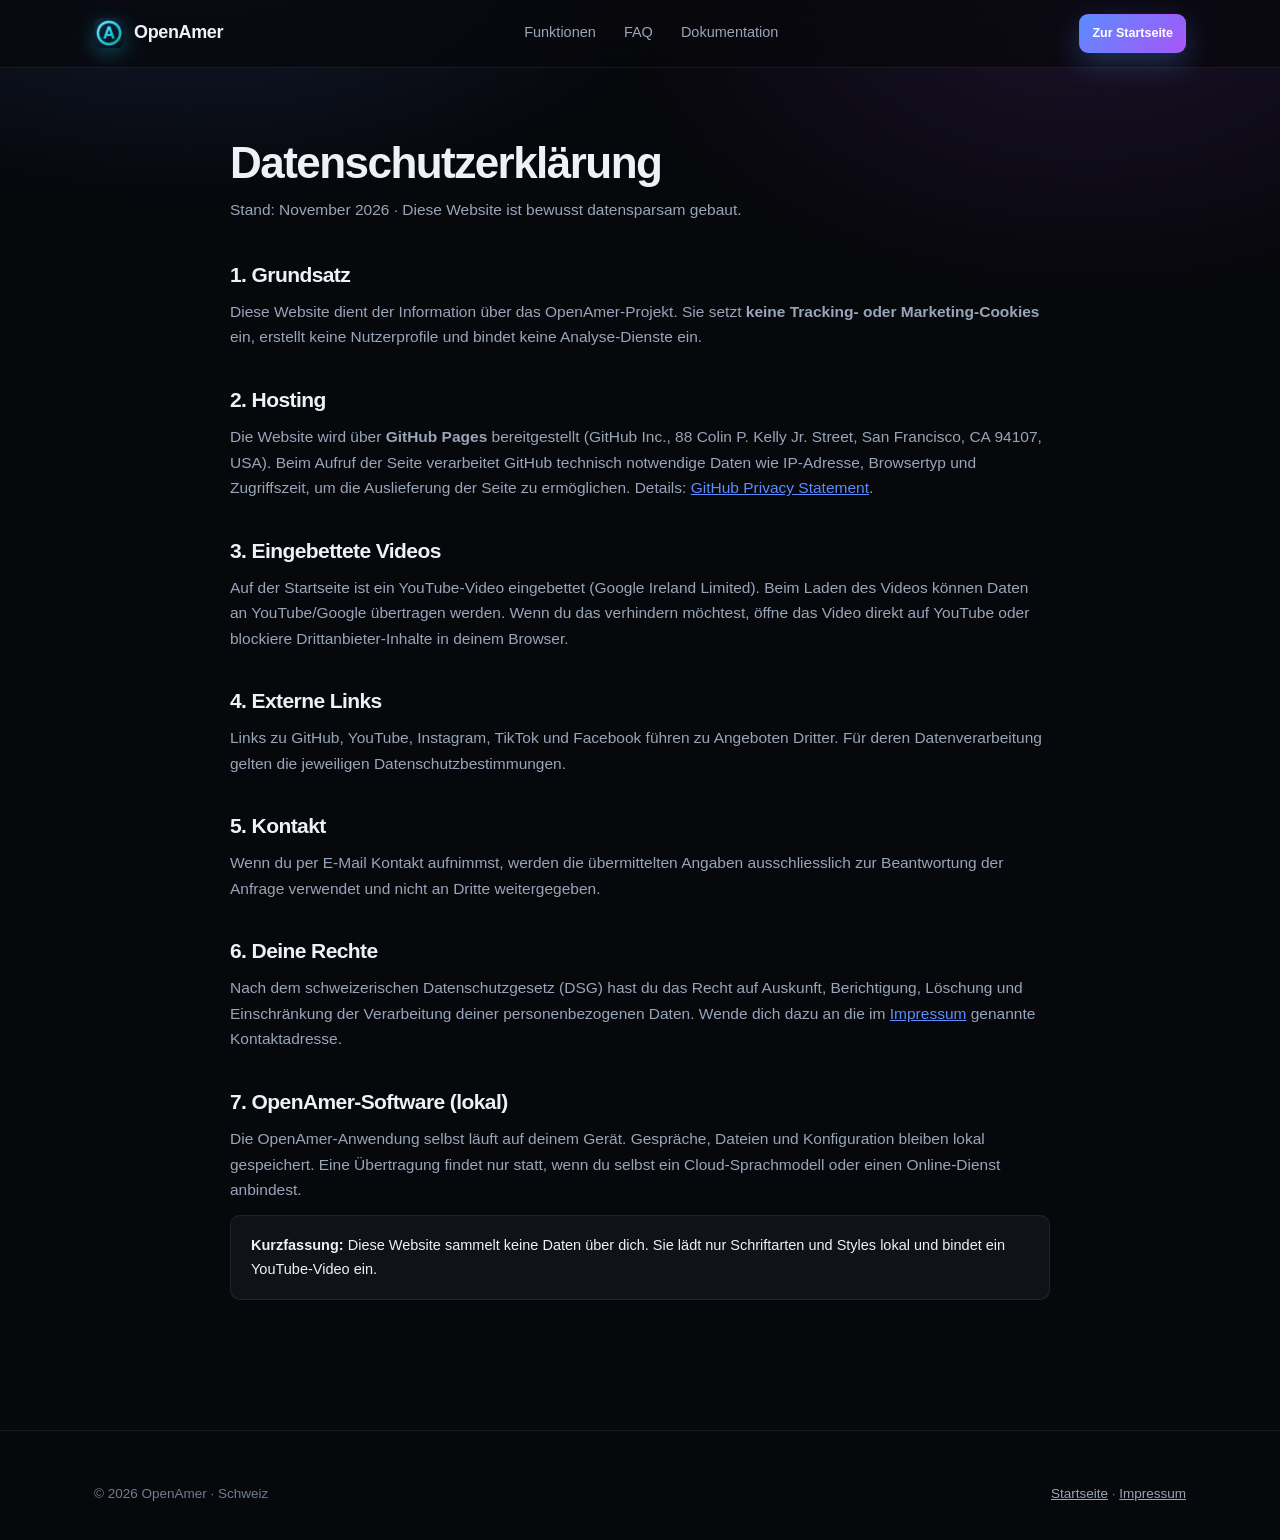
<file: datenschutz.html>
<!DOCTYPE html>
<html lang="de">
<head>
<meta charset="UTF-8">
<meta name="viewport" content="width=device-width, initial-scale=1">
<title>Datenschutz — OpenAmer</title>
<meta name="description" content="Datenschutzerklärung der OpenAmer-Website: keine Tracking-Cookies, keine Profile, Hosting über GitHub Pages.">
<meta name="robots" content="index,follow">
<link rel="stylesheet" href="assets/style.css">
<link rel="icon" href="/assets/favicon.ico" sizes="48x48">
<link rel="icon" href="/assets/favicon.png" type="image/png" sizes="64x64">
<link rel="apple-touch-icon" href="/assets/logo.png">
<noscript><style>.reveal{opacity:1 !important;transform:none !important}</style></noscript>
</head>
<body>
<nav class="nav">
  <div class="nav-inner">
    <a class="brand" href="/"><img class="brand-mark" src="/assets/logo.png" width="30" height="30" alt="" decoding="async"><span>OpenAmer</span></a>
    <div class="nav-links">
      <a href="index.html#funktionen">Funktionen</a>
      <a href="index.html#faq">FAQ</a>
      <a href="https://github.com/openamer-max/openamer" target="_blank" rel="noopener">Dokumentation</a>
    </div>
    <div class="nav-cta"><a class="btn btn-primary btn-sm" href="index.html">Zur Startseite</a></div>
  </div>
</nav>

<main class="wrap legal">
  <h1>Datenschutzerklärung</h1>
  <p class="lead">Stand: November 2026 · Diese Website ist bewusst datensparsam gebaut.</p>

  <h2>1. Grundsatz</h2>
  <p>
    Diese Website dient der Information über das OpenAmer-Projekt. Sie setzt
    <strong>keine Tracking- oder Marketing-Cookies</strong> ein, erstellt keine Nutzerprofile
    und bindet keine Analyse-Dienste ein.
  </p>

  <h2>2. Hosting</h2>
  <p>
    Die Website wird über <strong>GitHub Pages</strong> bereitgestellt (GitHub Inc., 88 Colin P. Kelly Jr. Street,
    San Francisco, CA 94107, USA). Beim Aufruf der Seite verarbeitet GitHub technisch notwendige Daten
    wie IP-Adresse, Browsertyp und Zugriffszeit, um die Auslieferung der Seite zu ermöglichen.
    Details: <a href="https://docs.github.com/site-policy/privacy-policies/github-general-privacy-statement" target="_blank" rel="noopener">GitHub Privacy Statement</a>.
  </p>

  <h2>3. Eingebettete Videos</h2>
  <p>
    Auf der Startseite ist ein YouTube-Video eingebettet (Google Ireland Limited). Beim Laden des Videos
    können Daten an YouTube/Google übertragen werden. Wenn du das verhindern möchtest, öffne das Video
    direkt auf YouTube oder blockiere Drittanbieter-Inhalte in deinem Browser.
  </p>

  <h2>4. Externe Links</h2>
  <p>
    Links zu GitHub, YouTube, Instagram, TikTok und Facebook führen zu Angeboten Dritter.
    Für deren Datenverarbeitung gelten die jeweiligen Datenschutzbestimmungen.
  </p>

  <h2>5. Kontakt</h2>
  <p>
    Wenn du per E-Mail Kontakt aufnimmst, werden die übermittelten Angaben ausschliesslich zur
    Beantwortung der Anfrage verwendet und nicht an Dritte weitergegeben.
  </p>

  <h2>6. Deine Rechte</h2>
  <p>
    Nach dem schweizerischen Datenschutzgesetz (DSG) hast du das Recht auf Auskunft, Berichtigung,
    Löschung und Einschränkung der Verarbeitung deiner personenbezogenen Daten. Wende dich dazu an
    die im <a href="impressum.html">Impressum</a> genannte Kontaktadresse.
  </p>

  <h2>7. OpenAmer-Software (lokal)</h2>
  <p>
    Die OpenAmer-Anwendung selbst läuft auf deinem Gerät. Gespräche, Dateien und Konfiguration bleiben
    lokal gespeichert. Eine Übertragung findet nur statt, wenn du selbst ein Cloud-Sprachmodell oder
    einen Online-Dienst anbindest.
  </p>

  <div class="note">
    <strong>Kurzfassung:</strong> Diese Website sammelt keine Daten über dich. Sie lädt nur
    Schriftarten und Styles lokal und bindet ein YouTube-Video ein.
  </div>
</main>

<footer>
  <div class="wrap">
    <div class="foot-bottom" style="border-top:none;padding-top:0">
      <span>© 2026 OpenAmer · Schweiz</span>
      <span><a href="index.html" style="color:var(--muted)">Startseite</a> · <a href="impressum.html" style="color:var(--muted)">Impressum</a></span>
    </div>
  </div>
</footer>
</body>
</html>
</file>
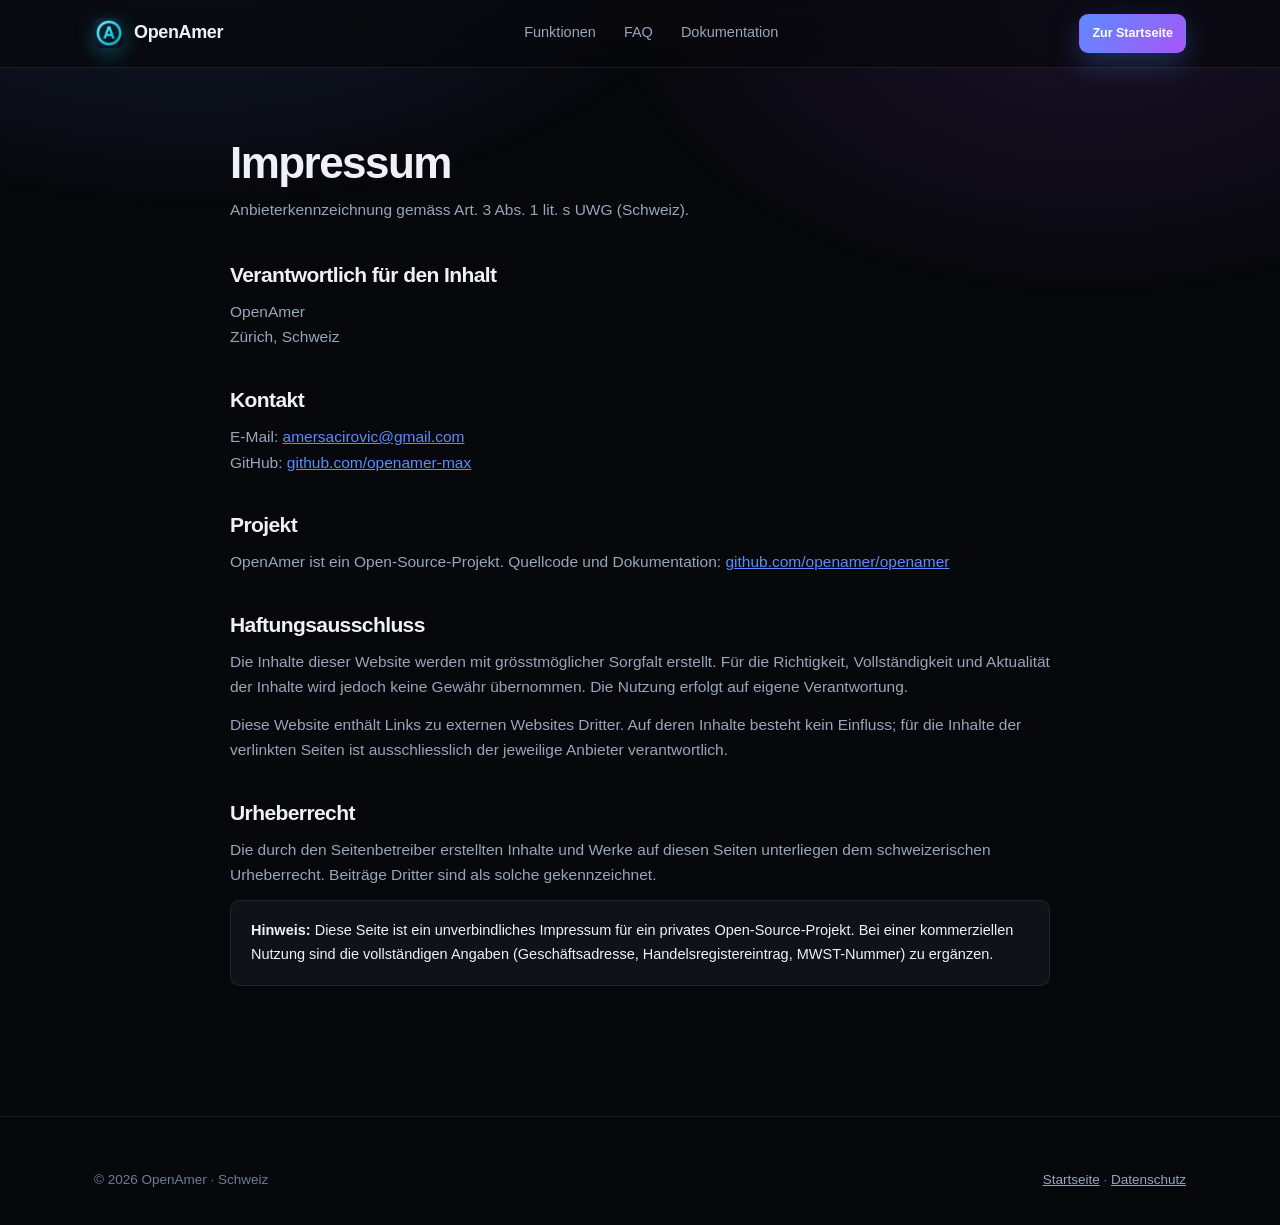
<file: impressum.html>
<!DOCTYPE html>
<html lang="de">
<head>
<meta charset="UTF-8">
<meta name="viewport" content="width=device-width, initial-scale=1">
<title>Impressum — OpenAmer</title>
<meta name="description" content="Impressum und Anbieterkennzeichnung der OpenAmer-Website.">
<meta name="robots" content="index,follow">
<link rel="stylesheet" href="assets/style.css">
<link rel="icon" href="/assets/favicon.ico" sizes="48x48">
<link rel="icon" href="/assets/favicon.png" type="image/png" sizes="64x64">
<link rel="apple-touch-icon" href="/assets/logo.png">
<noscript><style>.reveal{opacity:1 !important;transform:none !important}</style></noscript>
</head>
<body>
<nav class="nav">
  <div class="nav-inner">
    <a class="brand" href="/"><img class="brand-mark" src="/assets/logo.png" width="30" height="30" alt="" decoding="async"><span>OpenAmer</span></a>
    <div class="nav-links">
      <a href="index.html#funktionen">Funktionen</a>
      <a href="index.html#faq">FAQ</a>
      <a href="https://github.com/openamer-max/openamer" target="_blank" rel="noopener">Dokumentation</a>
    </div>
    <div class="nav-cta"><a class="btn btn-primary btn-sm" href="index.html">Zur Startseite</a></div>
  </div>
</nav>

<main class="wrap legal">
  <h1>Impressum</h1>
  <p class="lead">Anbieterkennzeichnung gemäss Art. 3 Abs. 1 lit. s UWG (Schweiz).</p>

  <h2>Verantwortlich für den Inhalt</h2>
  <p>
    OpenAmer<br>
    Zürich, Schweiz
  </p>

  <h2>Kontakt</h2>
  <p>
    E-Mail: <a href="mailto:amersacirovic@gmail.com">amersacirovic@gmail.com</a><br>
    GitHub: <a href="https://github.com/openamer-max" target="_blank" rel="noopener">github.com/openamer-max</a>
  </p>

  <h2>Projekt</h2>
  <p>
    OpenAmer ist ein Open-Source-Projekt. Quellcode und Dokumentation:
    <a href="https://github.com/openamer-max/openamer" target="_blank" rel="noopener">github.com/openamer/openamer</a>
  </p>

  <h2>Haftungsausschluss</h2>
  <p>
    Die Inhalte dieser Website werden mit grösstmöglicher Sorgfalt erstellt. Für die Richtigkeit,
    Vollständigkeit und Aktualität der Inhalte wird jedoch keine Gewähr übernommen.
    Die Nutzung erfolgt auf eigene Verantwortung.
  </p>
  <p>
    Diese Website enthält Links zu externen Websites Dritter. Auf deren Inhalte besteht kein Einfluss;
    für die Inhalte der verlinkten Seiten ist ausschliesslich der jeweilige Anbieter verantwortlich.
  </p>

  <h2>Urheberrecht</h2>
  <p>
    Die durch den Seitenbetreiber erstellten Inhalte und Werke auf diesen Seiten unterliegen dem
    schweizerischen Urheberrecht. Beiträge Dritter sind als solche gekennzeichnet.
  </p>

  <div class="note">
    <strong>Hinweis:</strong> Diese Seite ist ein unverbindliches Impressum für ein privates
    Open-Source-Projekt. Bei einer kommerziellen Nutzung sind die vollständigen Angaben
    (Geschäftsadresse, Handelsregistereintrag, MWST-Nummer) zu ergänzen.
  </div>
</main>

<footer>
  <div class="wrap">
    <div class="foot-bottom" style="border-top:none;padding-top:0">
      <span>© 2026 OpenAmer · Schweiz</span>
      <span><a href="index.html" style="color:var(--muted)">Startseite</a> · <a href="datenschutz.html" style="color:var(--muted)">Datenschutz</a></span>
    </div>
  </div>
</footer>
</body>
</html>
</file>
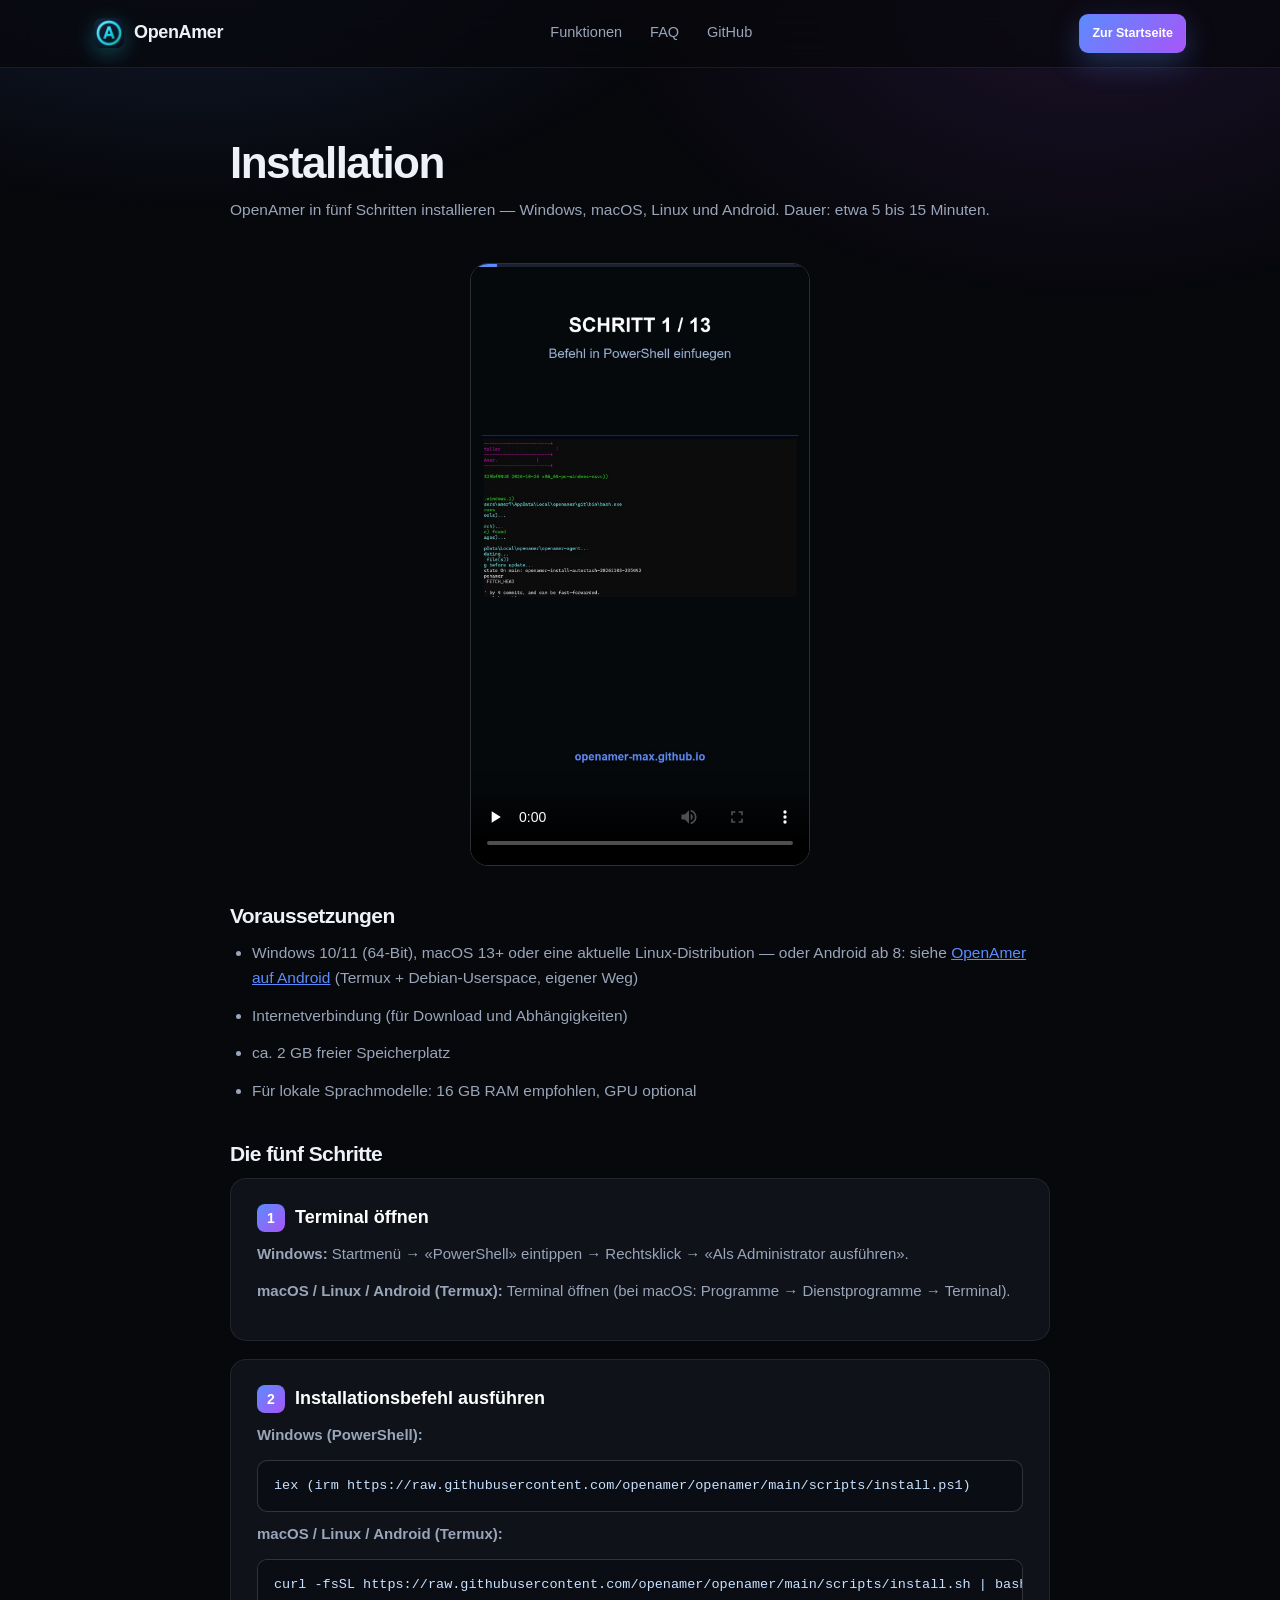
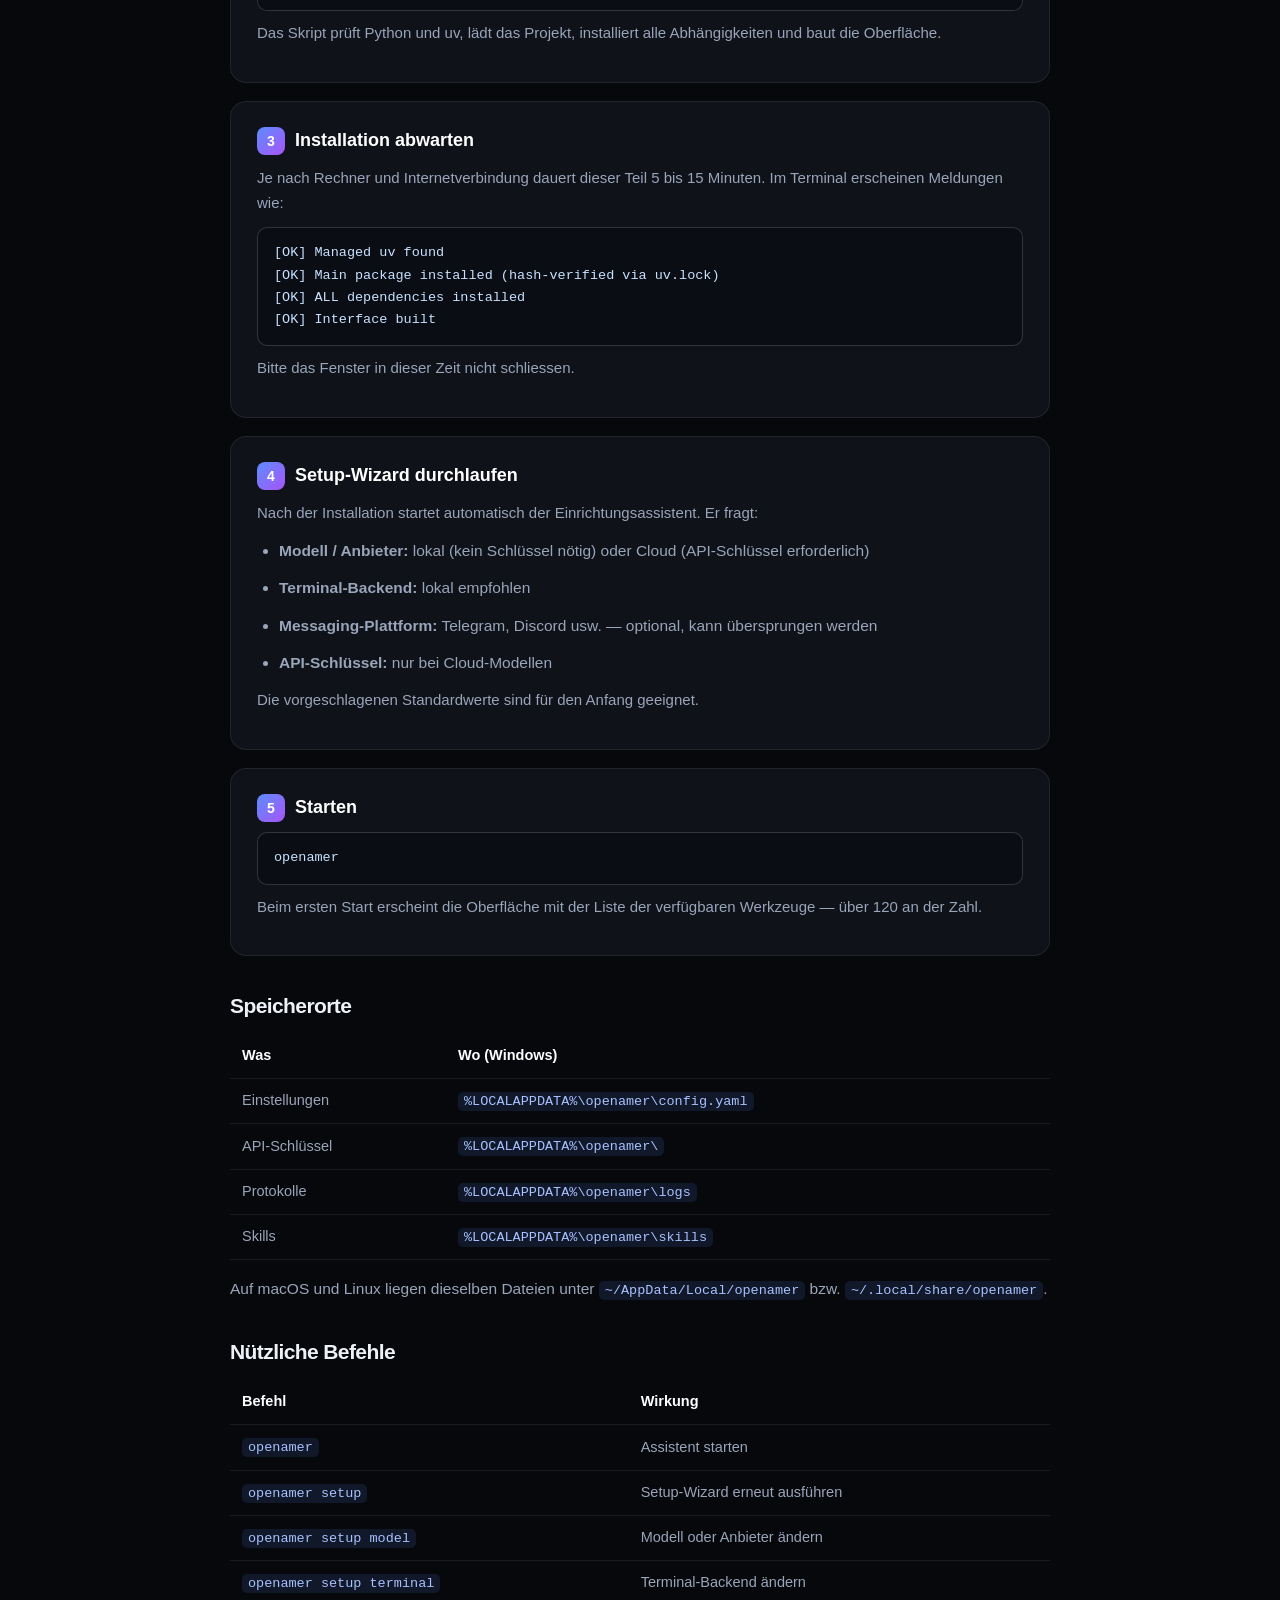
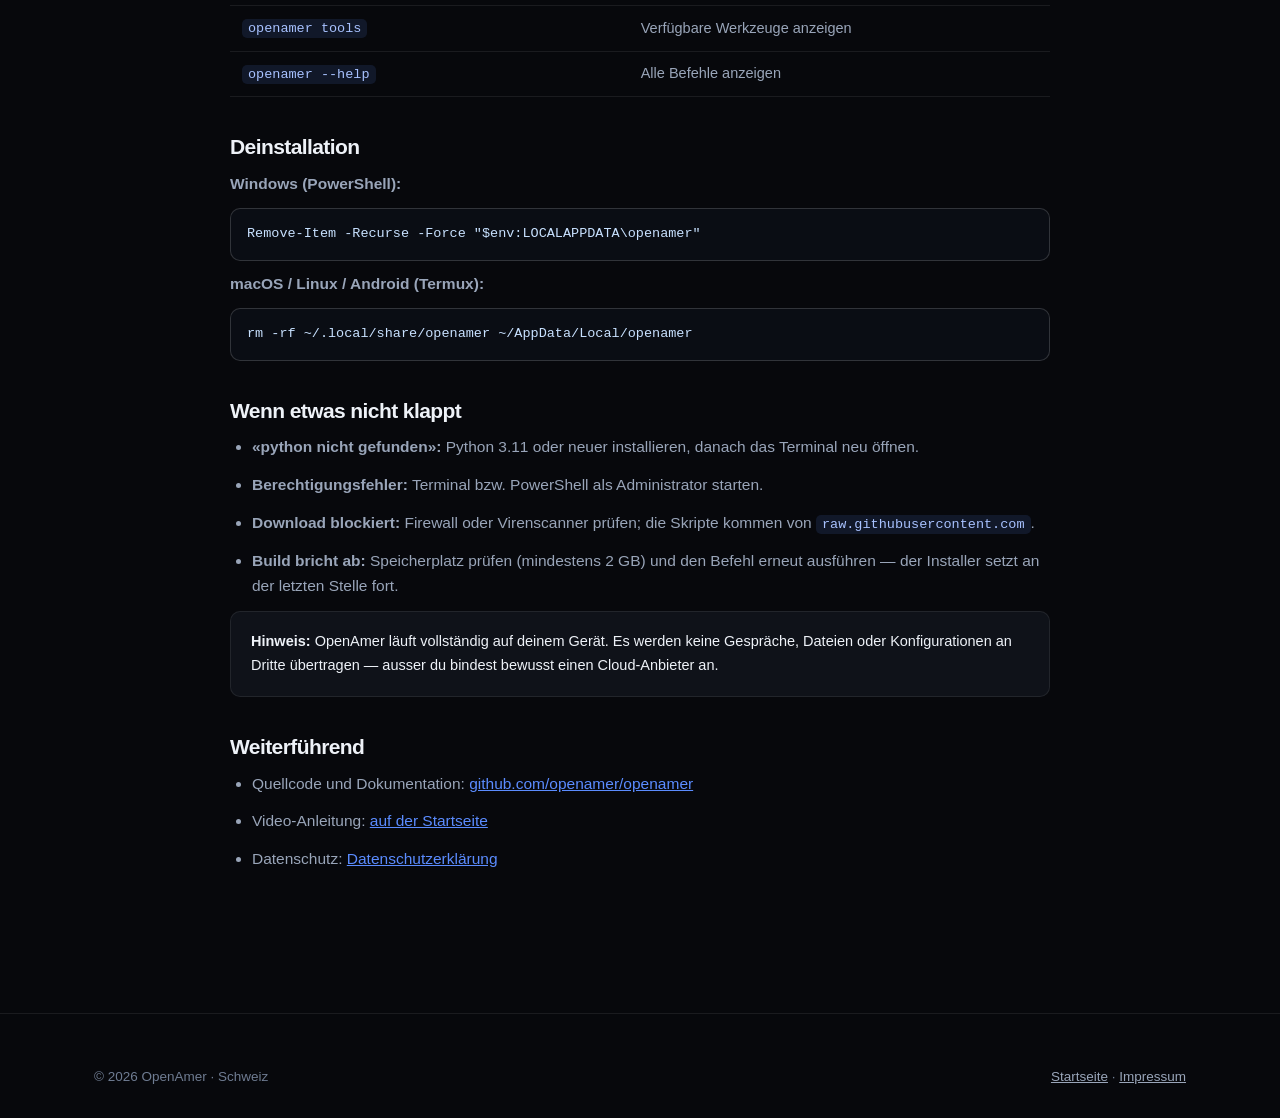
<file: installation.html>
<!DOCTYPE html>
<html lang="de" dir="ltr">
<head>
<meta charset="UTF-8">
<meta name="viewport" content="width=device-width, initial-scale=1">
<title>Installation — OpenAmer</title>
<meta name="description" content="Komplette Installationsanleitung für OpenAmer auf Windows, macOS, Linux und Android: Voraussetzungen, Befehle, Setup-Wizard, Speicherorte und Fehlerbehebung.">
<meta name="theme-color" content="#07080c">
<link rel="canonical" href="https://openamer-max.github.io/installation.html">
<link rel="stylesheet" href="assets/style.css">
<link rel="icon" href="/assets/favicon.ico" sizes="48x48">
<link rel="icon" href="/assets/favicon.png" type="image/png" sizes="64x64">
<link rel="apple-touch-icon" href="/assets/logo.png">
<style>
  .step-block { background: var(--surface); border: 1px solid var(--border); border-radius: var(--radius); padding: 24px 26px; margin-bottom: 18px; }
  .step-block h3 { font-size: 18px; margin-bottom: 10px; color: #fff; }
  .step-block p { color: var(--muted); font-size: 15px; margin-bottom: 12px; }
  .step-num { display:inline-block; width: 28px; height: 28px; line-height: 28px; text-align:center; border-radius: 8px; background: linear-gradient(135deg, var(--accent), var(--accent-2)); color:#fff; font-weight:700; font-size:14px; margin-right:10px; }
  pre { background: #0a0d14; border: 1px solid var(--border-strong); border-radius: 10px; padding: 14px 16px; overflow-x: auto; font-family: var(--mono); font-size: 13.5px; color: #c8e1ff; margin: 10px 0; }
  code { font-family: var(--mono); background: rgba(91,140,255,.12); padding: 2px 6px; border-radius: 5px; font-size: 13.5px; color: #a8c2ff; }
  table { width: 100%; border-collapse: collapse; margin: 16px 0; font-size: 14.5px; }
  th, td { text-align: left; padding: 10px 12px; border-bottom: 1px solid var(--border); color: var(--muted); }
  th { color: #fff; font-weight: 600; }
  .video-mini { max-width: 340px; margin: 0 auto 30px; border-radius: 18px; overflow: hidden; border: 1px solid var(--border-strong); }
  .video-mini video { display:block; width:100%; aspect-ratio:9/16; background:#000; }
</style>
<noscript><style>.reveal{opacity:1 !important;transform:none !important}</style></noscript>
</head>
<body>

<nav class="nav">
  <div class="nav-inner">
    <a class="brand" href="/"><img class="brand-mark" src="/assets/logo.png" width="30" height="30" alt="" decoding="async"><span>OpenAmer</span></a>
    <div class="nav-links">
      <a href="index.html#funktionen">Funktionen</a>
      <a href="index.html#faq">FAQ</a>
      <a href="https://github.com/openamer-max/openamer" target="_blank" rel="noopener">GitHub</a>
    </div>
    <div class="nav-cta"><a class="btn btn-primary btn-sm" href="index.html">Zur Startseite</a></div>
  </div>
</nav>

<main class="wrap legal">
  <h1>Installation</h1>
  <p class="lead">OpenAmer in fünf Schritten installieren — Windows, macOS, Linux und Android. Dauer: etwa 5 bis 15 Minuten.</p>

  <div class="video-mini">
    <video controls preload="none" playsinline poster="assets/poster_install.jpg">
      <source src="assets/video/installation.mp4" type="video/mp4">
    </video>
  </div>

  <h2>Voraussetzungen</h2>
  <ul>
    <li>Windows 10/11 (64-Bit), macOS 13+ oder eine aktuelle Linux-Distribution &mdash; oder Android ab 8: siehe <a href="android.html">OpenAmer auf Android</a> (Termux + Debian-Userspace, eigener Weg)</li>
    <li>Internetverbindung (für Download und Abhängigkeiten)</li>
    <li>ca. 2 GB freier Speicherplatz</li>
    <li>Für lokale Sprachmodelle: 16 GB RAM empfohlen, GPU optional</li>
  </ul>

  <h2>Die fünf Schritte</h2>

  <div class="step-block">
    <h3><span class="step-num">1</span>Terminal öffnen</h3>
    <p><strong>Windows:</strong> Startmenü → «PowerShell» eintippen → Rechtsklick → «Als Administrator ausführen».</p>
    <p><strong>macOS / Linux / Android (Termux):</strong> Terminal öffnen (bei macOS: Programme → Dienstprogramme → Terminal).</p>
  </div>

  <div class="step-block">
    <h3><span class="step-num">2</span>Installationsbefehl ausführen</h3>
    <p><strong>Windows (PowerShell):</strong></p>
    <pre>iex (irm https://raw.githubusercontent.com/openamer/openamer/main/scripts/install.ps1)</pre>
    <p><strong>macOS / Linux / Android (Termux):</strong></p>
    <pre>curl -fsSL https://raw.githubusercontent.com/openamer/openamer/main/scripts/install.sh | bash</pre>
    <p>Das Skript prüft Python und uv, lädt das Projekt, installiert alle Abhängigkeiten und baut die Oberfläche.</p>
  </div>

  <div class="step-block">
    <h3><span class="step-num">3</span>Installation abwarten</h3>
    <p>Je nach Rechner und Internetverbindung dauert dieser Teil 5 bis 15 Minuten. Im Terminal erscheinen Meldungen wie:</p>
    <pre>[OK] Managed uv found
[OK] Main package installed (hash-verified via uv.lock)
[OK] ALL dependencies installed
[OK] Interface built</pre>
    <p>Bitte das Fenster in dieser Zeit nicht schliessen.</p>
  </div>

  <div class="step-block">
    <h3><span class="step-num">4</span>Setup-Wizard durchlaufen</h3>
    <p>Nach der Installation startet automatisch der Einrichtungsassistent. Er fragt:</p>
    <ul>
      <li><strong>Modell / Anbieter:</strong> lokal (kein Schlüssel nötig) oder Cloud (API-Schlüssel erforderlich)</li>
      <li><strong>Terminal-Backend:</strong> lokal empfohlen</li>
      <li><strong>Messaging-Plattform:</strong> Telegram, Discord usw. — optional, kann übersprungen werden</li>
      <li><strong>API-Schlüssel:</strong> nur bei Cloud-Modellen</li>
    </ul>
    <p>Die vorgeschlagenen Standardwerte sind für den Anfang geeignet.</p>
  </div>

  <div class="step-block">
    <h3><span class="step-num">5</span>Starten</h3>
    <pre>openamer</pre>
    <p>Beim ersten Start erscheint die Oberfläche mit der Liste der verfügbaren Werkzeuge — über 120 an der Zahl.</p>
  </div>

  <h2>Speicherorte</h2>
  <table>
    <tr><th>Was</th><th>Wo (Windows)</th></tr>
    <tr><td>Einstellungen</td><td><code>%LOCALAPPDATA%\openamer\config.yaml</code></td></tr>
    <tr><td>API-Schlüssel</td><td><code>%LOCALAPPDATA%\openamer\</code></td></tr>
    <tr><td>Protokolle</td><td><code>%LOCALAPPDATA%\openamer\logs</code></td></tr>
    <tr><td>Skills</td><td><code>%LOCALAPPDATA%\openamer\skills</code></td></tr>
  </table>
  <p>Auf macOS und Linux liegen dieselben Dateien unter <code>~/AppData/Local/openamer</code> bzw. <code>~/.local/share/openamer</code>.</p>

  <h2>Nützliche Befehle</h2>
  <table>
    <tr><th>Befehl</th><th>Wirkung</th></tr>
    <tr><td><code>openamer</code></td><td>Assistent starten</td></tr>
    <tr><td><code>openamer setup</code></td><td>Setup-Wizard erneut ausführen</td></tr>
    <tr><td><code>openamer setup model</code></td><td>Modell oder Anbieter ändern</td></tr>
    <tr><td><code>openamer setup terminal</code></td><td>Terminal-Backend ändern</td></tr>
    <tr><td><code>openamer tools</code></td><td>Verfügbare Werkzeuge anzeigen</td></tr>
    <tr><td><code>openamer --help</code></td><td>Alle Befehle anzeigen</td></tr>
  </table>

  <h2>Deinstallation</h2>
  <p><strong>Windows (PowerShell):</strong></p>
  <pre>Remove-Item -Recurse -Force "$env:LOCALAPPDATA\openamer"</pre>
  <p><strong>macOS / Linux / Android (Termux):</strong></p>
  <pre>rm -rf ~/.local/share/openamer ~/AppData/Local/openamer</pre>

  <h2>Wenn etwas nicht klappt</h2>
  <ul>
    <li><strong>«python nicht gefunden»:</strong> Python 3.11 oder neuer installieren, danach das Terminal neu öffnen.</li>
    <li><strong>Berechtigungsfehler:</strong> Terminal bzw. PowerShell als Administrator starten.</li>
    <li><strong>Download blockiert:</strong> Firewall oder Virenscanner prüfen; die Skripte kommen von <code>raw.githubusercontent.com</code>.</li>
    <li><strong>Build bricht ab:</strong> Speicherplatz prüfen (mindestens 2 GB) und den Befehl erneut ausführen — der Installer setzt an der letzten Stelle fort.</li>
  </ul>

  <div class="note">
    <strong>Hinweis:</strong> OpenAmer läuft vollständig auf deinem Gerät. Es werden keine Gespräche, Dateien oder Konfigurationen an Dritte übertragen — ausser du bindest bewusst einen Cloud-Anbieter an.
  </div>

  <h2>Weiterführend</h2>
  <ul>
    <li>Quellcode und Dokumentation: <a href="https://github.com/openamer-max/openamer" target="_blank" rel="noopener">github.com/openamer/openamer</a></li>
    <li>Video-Anleitung: <a href="index.html#video">auf der Startseite</a></li>
    <li>Datenschutz: <a href="datenschutz.html">Datenschutzerklärung</a></li>
  </ul>
</main>

<footer>
  <div class="wrap">
    <div class="foot-bottom" style="border-top:none;padding-top:0">
      <span>© 2026 OpenAmer · Schweiz</span>
      <span><a href="index.html" style="color:var(--muted)">Startseite</a> · <a href="impressum.html" style="color:var(--muted)">Impressum</a></span>
    </div>
  </div>
</footer>
</body>
</html>
</file>
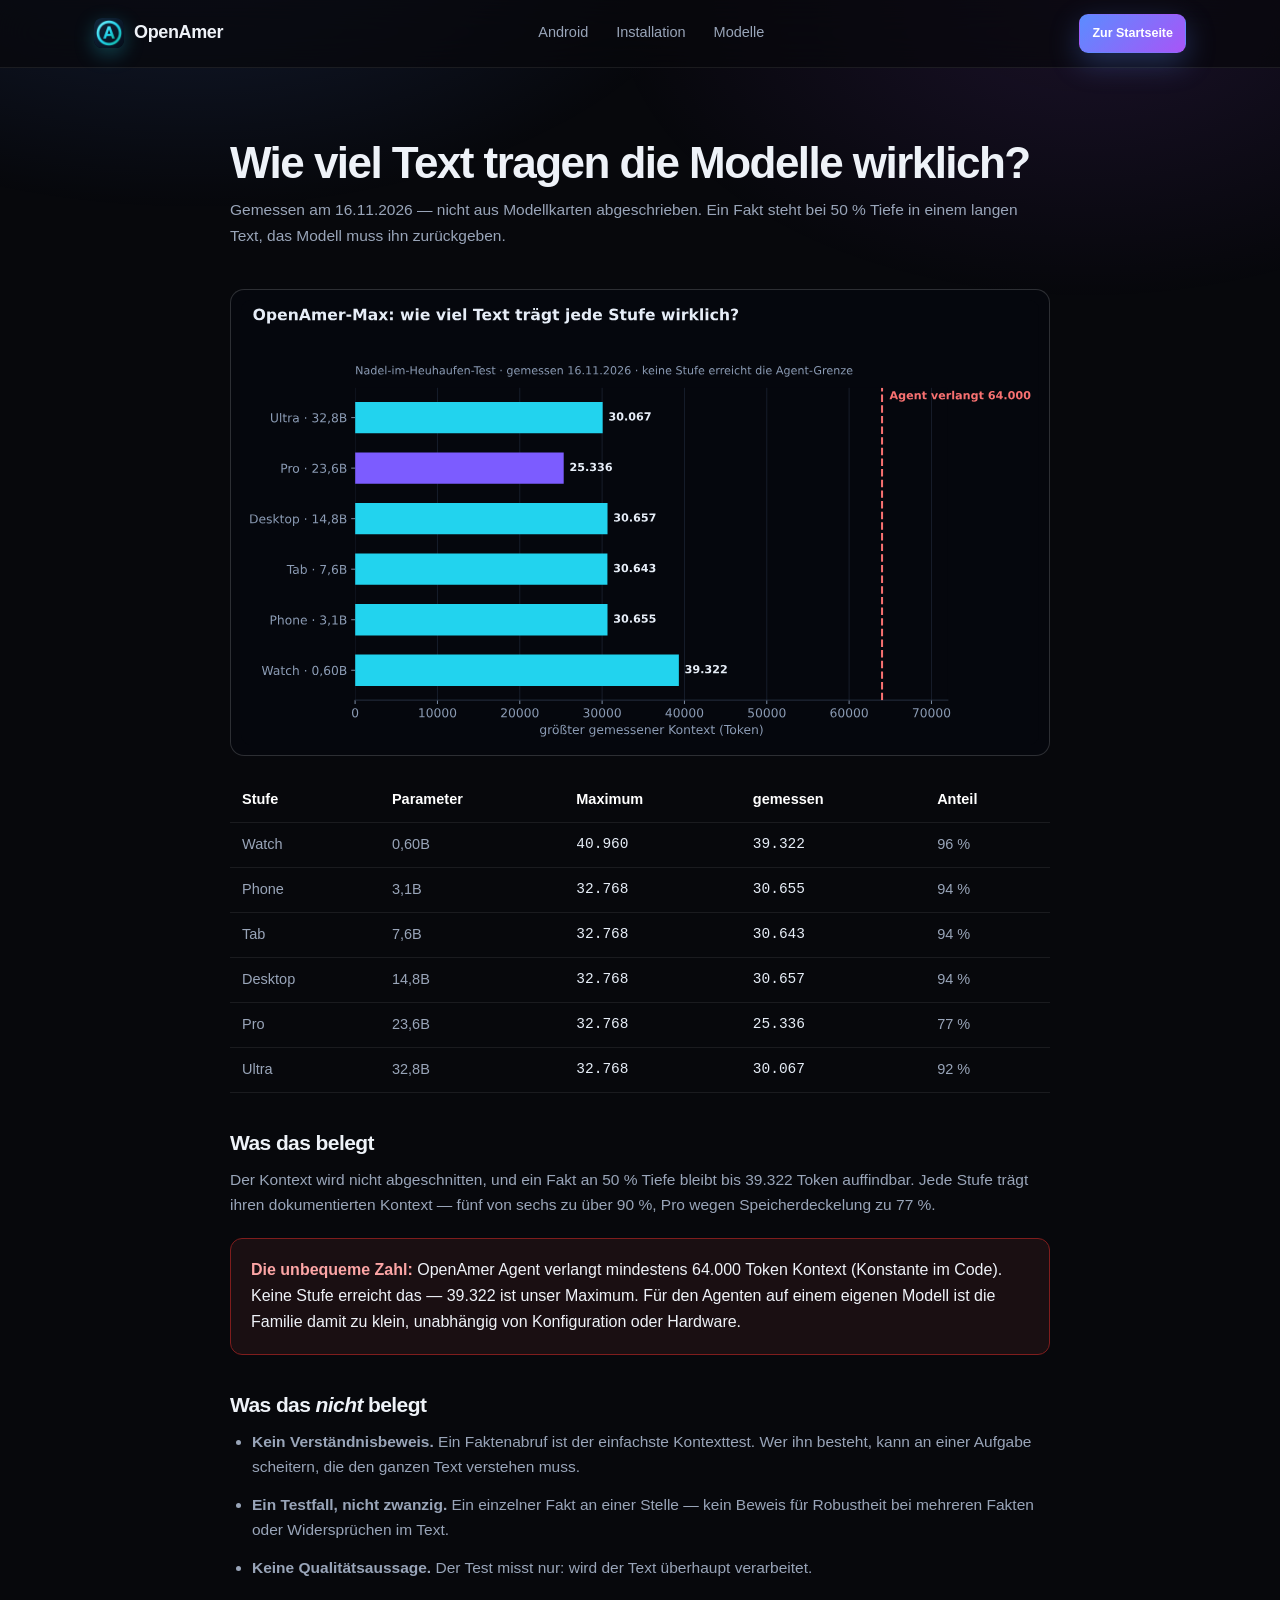
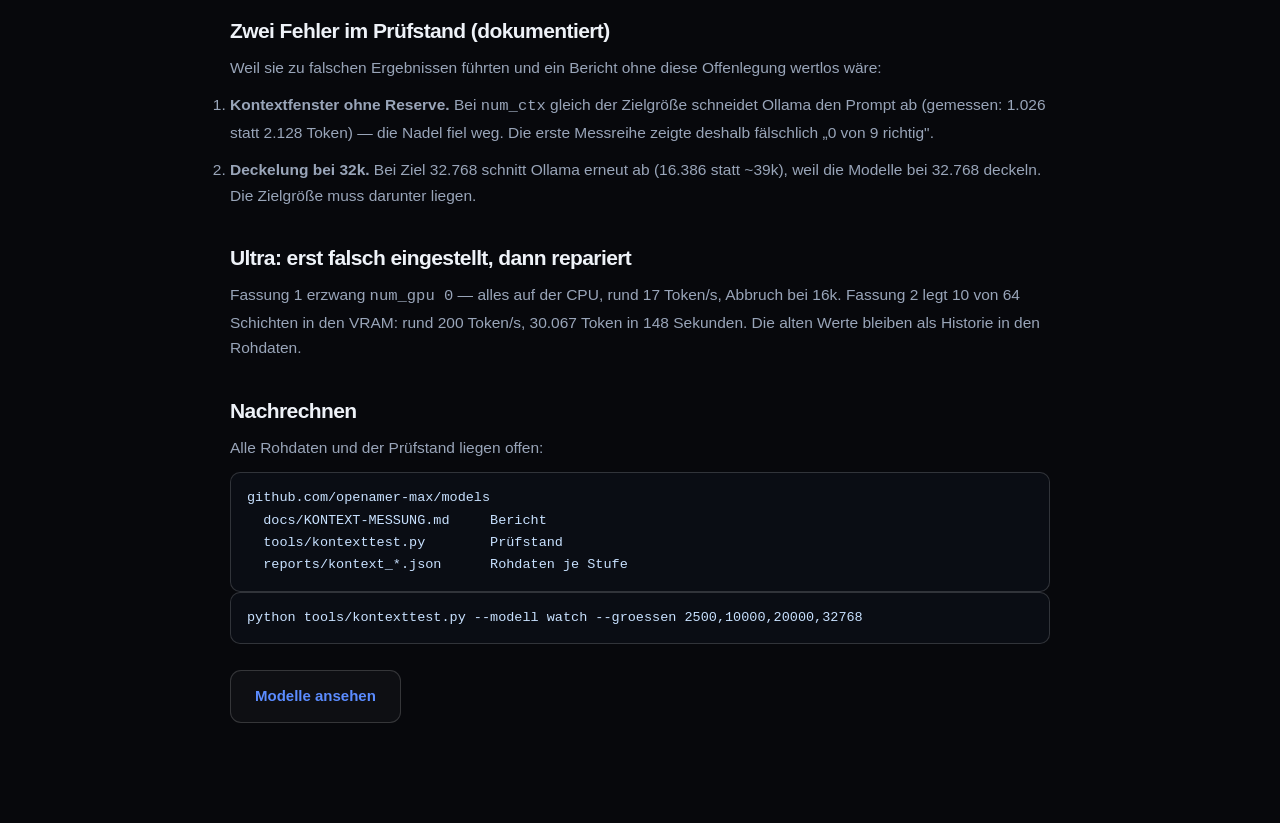
<file: kontext.html>
<!DOCTYPE html>
<html lang="de" dir="ltr">
<head>
<meta charset="UTF-8">
<meta name="viewport" content="width=device-width, initial-scale=1">
<title>Kontextmessung — wie viel Text tragen die OpenAmer-Modelle?</title>
<meta name="description" content="Gemessen, nicht geschätzt: OpenAmer trägt zwischen 25.336 und 39.322 Token Kontext. Der Agent verlangt 64.000 — keine Stufe erreicht das. Methode, Rohdaten und Grenzen offen.">
<meta name="theme-color" content="#07080c">
<link rel="canonical" href="https://openamer-max.github.io/kontext.html">
<link rel="stylesheet" href="assets/style.css">
<link rel="icon" href="/assets/favicon.ico" sizes="48x48">
<link rel="icon" href="/assets/favicon.png" type="image/png" sizes="64x64">
<link rel="apple-touch-icon" href="/assets/logo.png">
<style>
  table { width:100%; border-collapse:collapse; margin:18px 0; font-size:14.5px; }
  th, td { text-align:left; padding:10px 12px; border-bottom:1px solid var(--border); color:var(--muted); }
  th { color:#fff; font-weight:600; }
  td.zahl { font-family:var(--mono); color:#E6EDF7; }
  .grafik { background:#05070D; border:1px solid var(--border-strong); border-radius:14px; padding:10px; margin:22px 0; }
  .grafik img { display:block; width:100%; height:auto; border-radius:10px; }
  pre { background:#0a0d14; border:1px solid var(--border-strong); border-radius:10px; padding:14px 16px; overflow-x:auto; font-family:var(--mono); font-size:13.5px; color:#c8e1ff; }
  .warnung { background:#1a0f12; border:1px solid #7f1d1d; border-radius:12px; padding:18px 20px; margin:20px 0; }
  .warnung strong { color:#fca5a5; }
</style>
</head>
<body>

<nav class="nav">
  <div class="nav-inner">
    <a class="brand" href="/"><img class="brand-mark" src="/assets/logo.png" width="30" height="30" alt="" decoding="async"><span>OpenAmer</span></a>
    <div class="nav-links">
      <a href="android.html">Android</a>
      <a href="installation.html">Installation</a>
      <a href="https://github.com/openamer-max/models" target="_blank" rel="noopener">Modelle</a>
    </div>
    <div class="nav-cta"><a class="btn btn-primary btn-sm" href="index.html">Zur Startseite</a></div>
  </div>
</nav>

<main class="wrap legal">
  <h1>Wie viel Text tragen die Modelle wirklich?</h1>
  <p class="lead">Gemessen am 16.11.2026 — nicht aus Modellkarten abgeschrieben. Ein Fakt steht bei 50 % Tiefe in einem langen Text, das Modell muss ihn zurückgeben.</p>

  <div class="grafik"><img src="assets/kontext.svg" alt="Balkendiagramm: größter gemessener Kontext je Modellstufe, mit 64.000-Token-Linie des Agenten"></div>

  <table>
    <tr><th>Stufe</th><th>Parameter</th><th>Maximum</th><th>gemessen</th><th>Anteil</th></tr>
    <tr><td>Watch</td><td>0,60B</td><td class="zahl">40.960</td><td class="zahl">39.322</td><td>96 %</td></tr>
    <tr><td>Phone</td><td>3,1B</td><td class="zahl">32.768</td><td class="zahl">30.655</td><td>94 %</td></tr>
    <tr><td>Tab</td><td>7,6B</td><td class="zahl">32.768</td><td class="zahl">30.643</td><td>94 %</td></tr>
    <tr><td>Desktop</td><td>14,8B</td><td class="zahl">32.768</td><td class="zahl">30.657</td><td>94 %</td></tr>
    <tr><td>Pro</td><td>23,6B</td><td class="zahl">32.768</td><td class="zahl">25.336</td><td>77 %</td></tr>
    <tr><td>Ultra</td><td>32,8B</td><td class="zahl">32.768</td><td class="zahl">30.067</td><td>92 %</td></tr>
  </table>

  <h2>Was das belegt</h2>
  <p>Der Kontext wird nicht abgeschnitten, und ein Fakt an 50 % Tiefe bleibt bis 39.322 Token auffindbar. Jede Stufe trägt ihren dokumentierten Kontext — fünf von sechs zu über 90 %, Pro wegen Speicherdeckelung zu 77 %.</p>

  <div class="warnung">
    <strong>Die unbequeme Zahl:</strong> OpenAmer Agent verlangt mindestens 64.000 Token
    Kontext (Konstante im Code). Keine Stufe erreicht das — 39.322 ist unser Maximum.
    Für den Agenten auf einem eigenen Modell ist die Familie damit zu klein, unabhängig
    von Konfiguration oder Hardware.
  </div>

  <h2>Was das <em>nicht</em> belegt</h2>
  <ul>
    <li><strong>Kein Verständnisbeweis.</strong> Ein Faktenabruf ist der einfachste Kontexttest. Wer ihn besteht, kann an einer Aufgabe scheitern, die den ganzen Text verstehen muss.</li>
    <li><strong>Ein Testfall, nicht zwanzig.</strong> Ein einzelner Fakt an einer Stelle — kein Beweis für Robustheit bei mehreren Fakten oder Widersprüchen im Text.</li>
    <li><strong>Keine Qualitätsaussage.</strong> Der Test misst nur: wird der Text überhaupt verarbeitet.</li>
  </ul>

  <h2>Zwei Fehler im Prüfstand (dokumentiert)</h2>
  <p>Weil sie zu falschen Ergebnissen führten und ein Bericht ohne diese Offenlegung wertlos wäre:</p>
  <ol>
    <li><strong>Kontextfenster ohne Reserve.</strong> Bei <code>num_ctx</code> gleich der Zielgröße schneidet Ollama den Prompt ab (gemessen: 1.026 statt 2.128 Token) — die Nadel fiel weg. Die erste Messreihe zeigte deshalb fälschlich „0 von 9 richtig".</li>
    <li><strong>Deckelung bei 32k.</strong> Bei Ziel 32.768 schnitt Ollama erneut ab (16.386 statt ~39k), weil die Modelle bei 32.768 deckeln. Die Zielgröße muss darunter liegen.</li>
  </ol>

  <h2>Ultra: erst falsch eingestellt, dann repariert</h2>
  <p>Fassung 1 erzwang <code>num_gpu 0</code> — alles auf der CPU, rund 17 Token/s, Abbruch bei 16k. Fassung 2 legt 10 von 64 Schichten in den VRAM: rund 200 Token/s, 30.067 Token in 148 Sekunden. Die alten Werte bleiben als Historie in den Rohdaten.</p>

  <h2>Nachrechnen</h2>
  <p>Alle Rohdaten und der Prüfstand liegen offen:</p>
  <pre>github.com/openamer-max/models
  docs/KONTEXT-MESSUNG.md     Bericht
  tools/kontexttest.py        Prüfstand
  reports/kontext_*.json      Rohdaten je Stufe</pre>
  <pre>python tools/kontexttest.py --modell watch --groessen 2500,10000,20000,32768</pre>

  <p style="margin-top:26px"><a class="btn btn-ghost" href="index.html#modelle">Modelle ansehen</a></p>
</main>

</body>
</html>
</file>
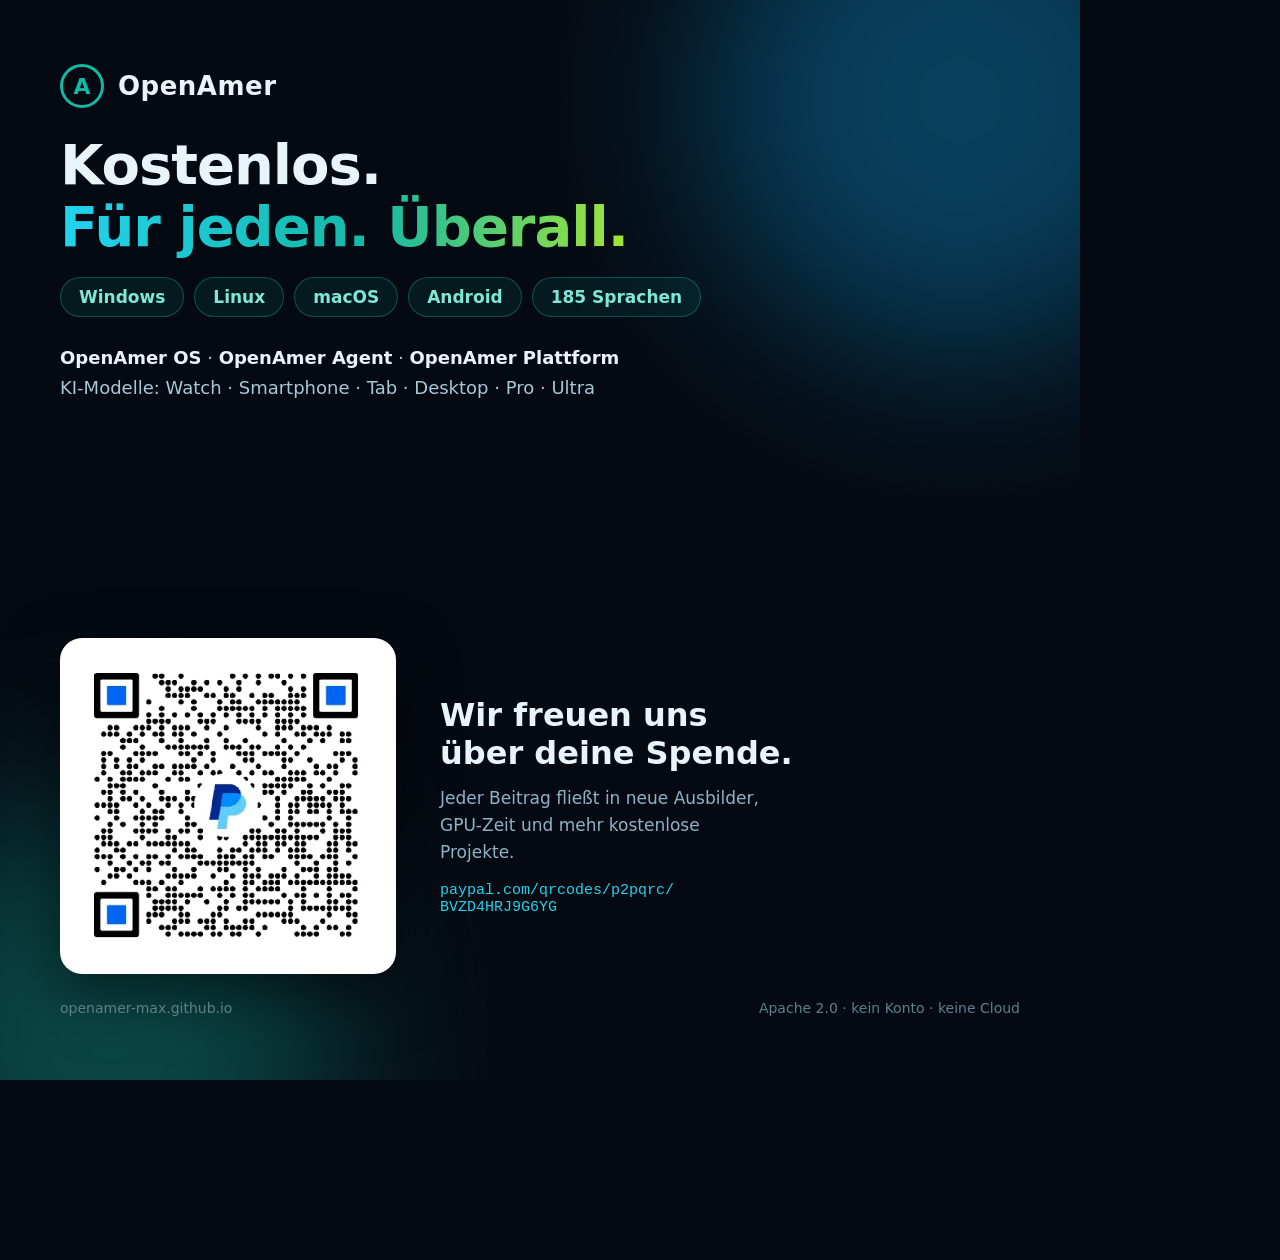
<file: assets/spenden-karte.html>
<!DOCTYPE html>
<html lang="de">
<head>
<meta charset="utf-8">
<style>
  *{margin:0;padding:0;box-sizing:border-box}
  html,body{width:1080px;height:1080px;overflow:hidden}
  body{
    background:#050a12;
    font-family:'Segoe UI',Roboto,system-ui,sans-serif;
    color:#e8f4f8;display:flex;flex-direction:column;
    padding:64px 60px;position:relative;
  }
  .glow{position:absolute;border-radius:50%;filter:blur(90px);opacity:.35;pointer-events:none}
  .g1{width:520px;height:520px;background:#0ea5e9;top:-160px;right:-140px}
  .g2{width:460px;height:460px;background:#14b8a6;bottom:-180px;left:-120px}
  .kopf{position:relative;z-index:2}
  .marke{display:flex;align-items:center;gap:14px;margin-bottom:26px}
  .ring{width:44px;height:44px;border:3px solid #14b8a6;border-radius:50%;
        display:flex;align-items:center;justify-content:center;
        font-weight:800;font-size:22px;color:#14b8a6}
  .name{font-size:26px;font-weight:700;letter-spacing:.5px}
  h1{font-size:56px;line-height:1.1;font-weight:800;letter-spacing:-1px;margin-bottom:20px}
  h1 .frei{background:linear-gradient(92deg,#22d3ee,#14b8a6 55%,#a3e635);
           -webkit-background-clip:text;background-clip:text;color:transparent}
  .plattformen{display:flex;gap:10px;flex-wrap:wrap;margin-bottom:26px}
  .chip{padding:9px 18px;border-radius:999px;font-size:17px;font-weight:600;
        border:1px solid rgba(20,184,166,.35);background:rgba(20,184,166,.09);color:#7ee7d6}
  .projekte{font-size:18px;line-height:1.65;color:#a8c8d6;margin-bottom:30px;max-width:640px}
  .projekte strong{color:#e8f4f8}
  .mitte{display:flex;gap:44px;align-items:center;position:relative;z-index:2;margin-top:auto}
  .qrw{background:#fff;padding:18px;border-radius:22px;box-shadow:0 20px 60px rgba(0,0,0,.55)}
  .qrw img{display:block;width:300px;height:300px;border-radius:10px}
  .rechts h2{font-size:32px;font-weight:700;margin-bottom:12px;line-height:1.2}
  .rechts p{font-size:17px;color:#8fb3c4;line-height:1.6;max-width:330px;margin-bottom:16px}
  .link{font-size:15px;color:#22d3ee;word-break:break-all;font-family:ui-monospace,monospace}
  .fuss{position:relative;z-index:2;margin-top:26px;font-size:14px;color:#5f7f8d;
        display:flex;justify-content:space-between;align-items:center}
</style>
</head>
<body>
  <div class="glow g1"></div>
  <div class="glow g2"></div>

  <div class="kopf">
    <div class="marke"><div class="ring">A</div><div class="name">OpenAmer</div></div>
    <h1>Kostenlos.<br><span class="frei">Für jeden. Überall.</span></h1>
    <div class="plattformen">
      <div class="chip">Windows</div>
      <div class="chip">Linux</div>
      <div class="chip">macOS</div>
      <div class="chip">Android</div>
      <div class="chip">185 Sprachen</div>
    </div>
    <p class="projekte">
      <strong>OpenAmer OS</strong> · <strong>OpenAmer Agent</strong> · <strong>OpenAmer Plattform</strong><br>
      KI-Modelle: Watch · Smartphone · Tab · Desktop · Pro · Ultra
    </p>
  </div>

  <div class="mitte">
    <div class="qrw"><img src="spenden-qr.png" alt="PayPal QR"></div>
    <div class="rechts">
      <h2>Wir freuen uns<br>über deine Spende.</h2>
      <p>Jeder Beitrag fließt in neue Ausbilder, GPU-Zeit und mehr kostenlose Projekte.</p>
      <div class="link">paypal.com/qrcodes/p2pqrc/<br>BVZD4HRJ9G6YG</div>
    </div>
  </div>

  <div class="fuss">
    <span>openamer-max.github.io</span>
    <span>Apache 2.0 · kein Konto · keine Cloud</span>
  </div>
</body>
</html>
</file>
<file: assets/style.css>
/* ============================================================
   OpenAmer — Design System
   ============================================================ */
:root {
  --bg: #07080c;
  --bg-2: #0a0c12;
  --surface: #0f1219;
  --surface-2: #141926;
  --border: rgba(255, 255, 255, 0.08);
  --border-strong: rgba(255, 255, 255, 0.16);
  --text: #eef2f8;
  --muted: #99a5b9;
  --accent: #5b8cff;
  --accent-2: #a855f7;
  --accent-3: #22d3ee;
  --success: #22c55e;
  --radius: 16px;
  --radius-sm: 10px;
  --max: 1140px;
  --font: "Inter", -apple-system, BlinkMacSystemFont, "Segoe UI", Roboto, Helvetica, Arial, sans-serif;
  --mono: "SF Mono", "Cascadia Code", Consolas, monospace;
  --shadow: 0 24px 80px rgba(0, 0, 0, 0.5);
}

* { margin: 0; padding: 0; box-sizing: border-box; }

html { scroll-behavior: smooth; -webkit-text-size-adjust: 100%; }

body {
  background: var(--bg);
  color: var(--text);
  font-family: var(--font);
  line-height: 1.65;
  font-size: 16px;
  -webkit-font-smoothing: antialiased;
  overflow-x: hidden;
}

/* Hintergrund-Glow */
body::before {
  content: "";
  position: fixed;
  inset: 0;
  pointer-events: none;
  background:
    radial-gradient(900px 500px at 15% -10%, rgba(91, 140, 255, 0.16), transparent 60%),
    radial-gradient(800px 500px at 85% 0%, rgba(168, 85, 247, 0.12), transparent 60%);
  z-index: 0;
}

.wrap { max-width: var(--max); margin: 0 auto; padding: 0 24px; position: relative; z-index: 1; }

/* ---------- Navigation ---------- */
.nav {
  position: sticky;
  top: 0;
  z-index: 100;
  backdrop-filter: blur(18px);
  -webkit-backdrop-filter: blur(18px);
  background: rgba(7, 8, 12, 0.72);
  border-bottom: 1px solid var(--border);
}
.nav-inner {
  max-width: var(--max);
  margin: 0 auto;
  padding: 14px 24px;
  display: flex;
  align-items: center;
  justify-content: space-between;
  gap: 20px;
}
.brand { display: flex; align-items: center; gap: 10px; text-decoration: none; color: var(--text); font-weight: 700; letter-spacing: -0.02em; font-size: 18px; }
.brand-mark { width: 30px; height: 30px; display: block; object-fit: contain; border-radius: 8px; box-shadow: 0 6px 20px rgba(34, 211, 238, 0.28); }
.nav-links { display: flex; align-items: center; gap: 28px; }
.nav-links a { color: var(--muted); text-decoration: none; font-size: 14.5px; font-weight: 500; transition: color 0.18s; }
.nav-links a:hover { color: var(--text); }
.nav-cta { display: flex; align-items: center; gap: 12px; }

/* ---------- Buttons ---------- */
.btn {
  display: inline-flex; align-items: center; justify-content: center; gap: 9px;
  padding: 13px 24px; border-radius: 11px;
  font-size: 15px; font-weight: 600; text-decoration: none;
  border: 1px solid transparent; cursor: pointer;
  transition: transform 0.18s ease, box-shadow 0.18s ease, background 0.18s, border-color 0.18s;
  white-space: nowrap;
}
.btn-primary {
  background: linear-gradient(135deg, var(--accent), var(--accent-2));
  color: #fff;
  box-shadow: 0 10px 30px rgba(91, 140, 255, 0.3);
}
.btn-primary:hover { transform: translateY(-2px); box-shadow: 0 16px 40px rgba(91, 140, 255, 0.42); }
.btn-ghost {
  background: rgba(255, 255, 255, 0.03);
  border-color: var(--border-strong);
  color: var(--text);
}
.btn-ghost:hover { background: rgba(255, 255, 255, 0.07); transform: translateY(-2px); }
.btn-sm { padding: 9px 16px; font-size: 14px; border-radius: 9px; }

/* ---------- Hero ---------- */
.hero { padding: 92px 0 64px; text-align: center; }
.badge {
  display: inline-flex; align-items: center; gap: 8px;
  padding: 7px 15px; border-radius: 99px;
  border: 1px solid rgba(91, 140, 255, 0.35);
  background: rgba(91, 140, 255, 0.08);
  color: #a8c2ff; font-size: 12.5px; font-weight: 600;
  letter-spacing: 0.09em; text-transform: uppercase;
  margin-bottom: 26px;
}
.badge .dot { width: 6px; height: 6px; border-radius: 50%; background: var(--success); box-shadow: 0 0 10px var(--success); }

h1 {
  font-size: clamp(38px, 6.2vw, 70px);
  line-height: 1.04;
  letter-spacing: -0.035em;
  font-weight: 800;
  margin-bottom: 22px;
}
.grad {
  background: linear-gradient(100deg, #fff 10%, #a8c2ff 45%, #d8b4fe 80%);
  -webkit-background-clip: text; background-clip: text;
  -webkit-text-fill-color: transparent; color: transparent;
}
.hero-sub {
  font-size: clamp(17px, 2.1vw, 20.5px);
  color: var(--muted);
  max-width: 680px; margin: 0 auto 38px;
}
.hero-actions { display: flex; gap: 14px; justify-content: center; flex-wrap: wrap; margin-bottom: 18px; }
.hero-note { font-size: 13.5px; color: #6f7c92; }

/* ---------- Stats ---------- */
.stats {
  display: grid; grid-template-columns: repeat(4, 1fr); gap: 1px;
  background: var(--border);
  border: 1px solid var(--border);
  border-radius: var(--radius);
  overflow: hidden;
  margin: 56px 0 0;
}
.stat { background: var(--surface); padding: 26px 18px; text-align: center; }
.stat b { display: block; font-size: clamp(24px, 3vw, 32px); font-weight: 800; letter-spacing: -0.02em; background: linear-gradient(135deg, #fff, #9db8ff); -webkit-background-clip: text; background-clip: text; -webkit-text-fill-color: transparent; }
.stat span { font-size: 13px; color: var(--muted); }

/* ---------- Sections ---------- */
section { padding: 84px 0; position: relative; z-index: 1; }
.section-head { text-align: center; max-width: 700px; margin: 0 auto 52px; }
.eyebrow { font-size: 12.5px; font-weight: 700; letter-spacing: 0.12em; text-transform: uppercase; color: var(--accent); margin-bottom: 14px; }
h2 { font-size: clamp(28px, 4vw, 42px); line-height: 1.14; letter-spacing: -0.028em; font-weight: 800; margin-bottom: 16px; }
.section-head p { color: var(--muted); font-size: 17px; }

/* ---------- Cards ---------- */
.grid { display: grid; gap: 18px; }
.grid-3 { grid-template-columns: repeat(3, 1fr); }
.grid-2 { grid-template-columns: repeat(2, 1fr); }

.card {
  background: linear-gradient(180deg, var(--surface), var(--bg-2));
  border: 1px solid var(--border);
  border-radius: var(--radius);
  padding: 28px;
  transition: border-color 0.2s, transform 0.2s, box-shadow 0.2s;
  position: relative;
  overflow: hidden;
}
.card:hover { border-color: var(--border-strong); transform: translateY(-3px); box-shadow: var(--shadow); }
.card-ico {
  width: 44px; height: 44px; border-radius: 12px;
  display: grid; place-items: center; font-size: 21px;
  background: rgba(91, 140, 255, 0.1);
  border: 1px solid rgba(91, 140, 255, 0.22);
  margin-bottom: 18px;
}
.card h3 { font-size: 18.5px; font-weight: 700; margin-bottom: 9px; letter-spacing: -0.015em; }
.card p { color: var(--muted); font-size: 15px; }

/* ---------- Vergleichsband (vs. Konkurrenz) ---------- */
.compare-band {
  display: flex;
  flex-wrap: wrap;
  align-items: center;
  justify-content: space-between;
  gap: 18px;
  margin-top: 28px;
  padding: 22px 26px;
  border: 1px solid var(--border);
  border-radius: var(--radius);
  background: linear-gradient(180deg, var(--surface), var(--bg-2));
}
.compare-band p { color: var(--muted); font-size: 15.5px; margin: 0; max-width: 640px; }
.compare-band .btn { white-space: nowrap; }
@media (max-width: 720px) {
  .compare-band { flex-direction: column; align-items: stretch; text-align: center; }
  .compare-band .btn { width: 100%; }
}

/* ---------- Steps ---------- */
.steps { display: grid; grid-template-columns: repeat(3, 1fr); gap: 20px; counter-reset: step; }
.step { position: relative; padding: 30px 26px; background: var(--surface); border: 1px solid var(--border); border-radius: var(--radius); }
.step::before {
  counter-increment: step; content: counter(step, decimal-leading-zero);
  font-family: var(--mono); font-size: 13px; font-weight: 700; color: var(--accent);
  display: block; margin-bottom: 12px; letter-spacing: 0.1em;
}
.step h3 { font-size: 17px; margin-bottom: 8px; }
.step p { color: var(--muted); font-size: 14.5px; }

/* ---------- Video ---------- */
.video-section { text-align: center; }
.video-stage { max-width: 600px; margin: 40px auto 0; padding: 44px 24px;
  display: flex; align-items: center; justify-content: center;
  border-radius: 28px; border: 1px solid var(--border);
  background: radial-gradient(90% 130% at 50% 0%, rgba(34, 211, 238, 0.16), rgba(7, 8, 12, 0) 62%),
              rgba(12, 15, 22, 0.72);
  box-shadow: var(--shadow); }
.video-frame { width: clamp(280px, 30vw, 400px); max-width: 88vw; margin: 0;
  border-radius: 22px; overflow: hidden; border: 1px solid var(--border-strong);
  background: #000; box-shadow: 0 40px 120px rgba(34, 211, 238, 0.28); }
.video-frame video { display: block; width: 100%; height: auto; aspect-ratio: 9 / 16; background: #000; }
.video-frame iframe { display: block; width: 100%; aspect-ratio: 9 / 16; border: 0; }

/* ---------- FAQ ---------- */
.faq { max-width: 820px; margin: 0 auto; }
.faq details {
  background: var(--surface); border: 1px solid var(--border);
  border-radius: var(--radius-sm); padding: 20px 24px; margin-bottom: 12px;
  transition: border-color 0.2s;
}
.faq details:hover { border-color: var(--border-strong); }
.faq details[open] { border-color: rgba(91, 140, 255, 0.3); }
.faq summary {
  cursor: pointer; font-weight: 600; font-size: 16.5px; list-style: none;
  display: flex; justify-content: space-between; align-items: center; gap: 16px;
}
.faq summary::-webkit-details-marker { display: none; }
.faq summary::after { content: "+"; color: var(--accent); font-size: 22px; font-weight: 400; line-height: 1; transition: transform 0.2s; }
.faq details[open] summary::after { transform: rotate(45deg); }
.faq p { color: var(--muted); font-size: 15px; margin-top: 14px; }

/* ---------- CTA-Box ---------- */
.cta-box {
  background: linear-gradient(135deg, rgba(91, 140, 255, 0.14), rgba(168, 85, 247, 0.12));
  border: 1px solid rgba(91, 140, 255, 0.3);
  border-radius: 24px;
  padding: 56px 32px;
  text-align: center;
}
.cta-box h2 { margin-bottom: 14px; }
.cta-box p { color: var(--muted); margin-bottom: 28px; font-size: 17px; }

/* ---------- Footer ---------- */
footer { border-top: 1px solid var(--border); padding: 52px 0 34px; margin-top: 40px; position: relative; z-index: 1; }
.foot-grid { display: grid; grid-template-columns: 1.6fr 1fr 1fr 1fr; gap: 32px; margin-bottom: 38px; }
.foot-grid h4 { font-size: 13px; text-transform: uppercase; letter-spacing: 0.1em; color: #6f7c92; margin-bottom: 14px; font-weight: 700; }
.foot-grid a { display: block; color: var(--muted); text-decoration: none; font-size: 14.5px; margin-bottom: 9px; transition: color 0.18s; }
.foot-grid a:hover { color: var(--text); }
.foot-desc { color: var(--muted); font-size: 14.5px; max-width: 300px; margin-top: 14px; }
.foot-bottom { border-top: 1px solid var(--border); padding-top: 22px; display: flex; justify-content: space-between; gap: 16px; flex-wrap: wrap; color: #6f7c92; font-size: 13.5px; }

/* ---------- Reveal-Animation ---------- */
/* Inhalt ist IMMER sichtbar. Nur wenn JavaScript laeuft (html.js), startet er
   unsichtbar und wird beim Scrollen eingeblendet. Damit kann eine fehlende oder
   haengende Skriptdatei die Seite nie leer aussehen lassen. */
.reveal { opacity: 1; transform: none; }
.js .reveal {
  opacity: 0;
  transform: translateY(22px);
  transition: opacity 0.7s cubic-bezier(0.22, 1, 0.36, 1), transform 0.7s cubic-bezier(0.22, 1, 0.36, 1);
}
.js .reveal.in { opacity: 1; transform: none; }

/* ---------- Responsive ---------- */
@media (max-width: 900px) {
  .grid-3, .steps { grid-template-columns: 1fr; }
  .grid-2 { grid-template-columns: 1fr; }
  .stats { grid-template-columns: repeat(2, 1fr); }
  .foot-grid { grid-template-columns: 1fr 1fr; }
  .nav-links { display: none; }
}
@media (max-width: 560px) {
  .hero { padding: 64px 0 44px; }
  section { padding: 60px 0; }
  .stat { padding: 20px 12px; }
  .foot-grid { grid-template-columns: 1fr; }
}

/* ---------- Legal-Seiten ---------- */
.legal { max-width: 820px; margin: 0 auto; padding: 72px 0 90px; }
.legal h1 { font-size: clamp(30px, 4.4vw, 44px); margin-bottom: 12px; }
.legal .lead { color: var(--muted); margin-bottom: 40px; }
.legal h2 { font-size: 21px; margin: 38px 0 12px; }
.legal p, .legal li { color: var(--muted); font-size: 15.5px; margin-bottom: 12px; }
.legal ul { padding-left: 22px; }
.legal a { color: var(--accent); }
.legal .note { background: var(--surface); border: 1px solid var(--border); border-radius: var(--radius-sm); padding: 18px 20px; font-size: 14.5px; }

/* ---------- Sprachauswahl ---------- */
.lang-sel {
  background: rgba(255, 255, 255, 0.04);
  border: 1px solid var(--border-strong);
  color: var(--text);
  border-radius: 9px;
  padding: 8px 10px;
  font-size: 13.5px;
  font-family: var(--font);
  cursor: pointer;
  max-width: 150px;
}
.lang-sel:hover { background: rgba(255, 255, 255, 0.09); }
.lang-sel option { background: #0f1219; color: #eef2f8; }
@media (max-width: 640px) {
  .nav-cta .lang-sel { max-width: 105px; font-size: 12.5px; padding: 7px 6px; }
}

/* ---------- RTL (Arabisch) ---------- */
html[dir="rtl"] body { text-align: right; }
html[dir="rtl"] .nav-inner,
html[dir="rtl"] .nav-links,
html[dir="rtl"] .nav-cta,
html[dir="rtl"] .hero-actions,
html[dir="rtl"] .links,
html[dir="rtl"] .foot-bottom { flex-direction: row-reverse; }
html[dir="rtl"] .card,
html[dir="rtl"] .step,
html[dir="rtl"] .faq,
html[dir="rtl"] .legal { text-align: right; }
html[dir="rtl"] .foot-desc { text-align: right; }
html[dir="rtl"] .faq summary { flex-direction: row-reverse; }

/* Inhalt sichtbar bleiben, wenn Animationen unerwuenscht/abgeschaltet sind */
@media (prefers-reduced-motion: reduce) {
  .reveal { opacity: 1 !important; transform: none !important; transition: none !important; }
}

/* Abschnitt "In Aktion" - gleiche Bildhoehe, Karten gleich hoch, alles zentriert */
.demos-section { padding: 88px 0; }
.demo-grid { display: grid; grid-template-columns: 1fr 1fr; gap: 22px; margin-top: 36px; align-items: stretch; }
.demo-card { margin: 0; display: flex; flex-direction: column;
  background: var(--surface); border: 1px solid var(--border);
  border-radius: var(--radius); overflow: hidden; box-shadow: var(--shadow); }
.demo-card picture { display: flex; align-items: center; justify-content: center;
  height: 300px; background: #07080c; }
.demo-card img { display: block; width: 100%; height: 300px; object-fit: contain; background: #07080c; }
.demo-card figcaption { margin-top: auto; padding: 16px 20px 20px;
  color: var(--muted); font-size: 14.5px; line-height: 1.6; text-align: center; }
@media (max-width: 860px) {
  .demo-grid { grid-template-columns: 1fr; }
  .demos-section { padding: 64px 0; }
  .demo-card picture, .demo-card img { height: 210px; }
}

/* Chat-Abschnitt: der Hugging-Face-Space im iframe.
   Feste Hoehe, weil ein iframe ohne Hoehe sonst auf 150 px zusammenfaellt;
   auf schmalen Geraeten kuerzer, damit die Seite nicht endlos scrollt. */
.chat-section { padding: 88px 0; }
.chat-frame { margin-top: 34px; border: 1px solid var(--border);
  border-radius: var(--radius); overflow: hidden; background: var(--surface);
  box-shadow: var(--shadow); }
.chat-frame iframe { display: block; width: 100%; height: 720px; border: 0; }
.chat-hint { margin: 16px 0 0; color: var(--muted); font-size: 14.5px; line-height: 1.6; }
.chat-links { display: flex; flex-wrap: wrap; gap: 12px; margin-top: 18px; }
@media (max-width: 860px) {
  .chat-section { padding: 64px 0; }
  .chat-frame iframe { height: 560px; }
}

/* Hero-Banner: Logo + Wortmarke, Trennlinie, Tagline, Plattformzeile - alles zentriert */
.hero-banner { display: flex; flex-direction: column; align-items: center;
  max-width: 980px; margin: 26px auto 34px; padding: 38px 44px 34px;
  border: 1px solid var(--border-strong); border-radius: 26px;
  background: radial-gradient(120% 160% at 50% 0%, rgba(34, 211, 238, 0.13), rgba(7, 8, 12, 0) 62%),
              rgba(15, 18, 25, 0.66);
  box-shadow: var(--shadow); }

.banner-lockup { display: flex; align-items: center; justify-content: center; gap: 18px;
  width: 100%; padding-bottom: 24px; border-bottom: 1px solid var(--border); }

.banner-logo { width: 72px; height: 72px; display: block; }

.banner-word { font-family: "Bahnschrift", var(--font); font-size: 38px; font-weight: 700;
  letter-spacing: -0.01em; color: var(--text); line-height: 1; }

.hero-banner h1 { font-family: "Bahnschrift", var(--font); margin: 26px 0 0;
  font-size: clamp(30px, 4.4vw, 52px); line-height: 1.1; letter-spacing: -0.01em; text-align: center; }

.banner-platforms { margin-top: 26px; padding-top: 22px; border-top: 1px solid var(--border); width: 100%;
  text-align: center; font-family: "Bahnschrift", var(--font); font-size: 12.5px; font-weight: 600;
  letter-spacing: 0.16em; text-transform: uppercase; color: #22d3ee; opacity: 0.85; }

@media (max-width: 720px) {
  .hero-banner { padding: 26px 18px 24px; border-radius: 20px; margin: 16px auto 24px; }
  .banner-lockup { gap: 12px; padding-bottom: 18px; }
  .banner-logo { width: 54px; height: 54px; }
  .banner-word { font-size: 27px; }
  .hero-banner h1 { margin-top: 20px; }
  .banner-platforms { margin-top: 20px; padding-top: 18px; font-size: 11px; letter-spacing: 0.12em; }
}

/* ---------- Download (Android) ---------- */
.dl-box {
  background: linear-gradient(135deg, rgba(34, 197, 94, 0.10), rgba(91, 140, 255, 0.10));
  border: 1px solid rgba(34, 197, 94, 0.28);
  border-radius: 24px;
  padding: 46px 32px;
  text-align: center;
}
.dl-eyebrow {
  display: inline-block;
  font-size: 12px;
  letter-spacing: 0.14em;
  text-transform: uppercase;
  font-weight: 700;
  color: #4ade80;
  background: rgba(34, 197, 94, 0.12);
  border: 1px solid rgba(34, 197, 94, 0.3);
  padding: 6px 12px;
  border-radius: 999px;
  margin-bottom: 16px;
}
.dl-box h2 { margin-bottom: 12px; }
.dl-box p {
  color: var(--muted);
  font-size: 16.5px;
  max-width: 640px;
  margin: 0 auto 26px;
}
.dl-box .dl-note {
  font-size: 13.5px;
  color: #6f7c92;
  margin: 0;
}
@media (max-width: 640px) {
  .dl-box { padding: 32px 20px; }
}

/* ---------- Badge als Link auf die Live-App ---------- */
a.badge-link {
  text-decoration: none;
  color: inherit;
  cursor: pointer;
  transition: border-color 0.25s ease, background 0.25s ease, transform 0.25s ease;
}
a.badge-link:hover {
  border-color: rgba(34, 211, 238, 0.55);
  background: rgba(34, 211, 238, 0.08);
  transform: translateY(-1px);
}
a.badge-link .badge-arrow {
  margin-left: 6px;
  color: #22d3ee;
  transition: transform 0.25s ease;
  display: inline-block;
}
a.badge-link:hover .badge-arrow { transform: translateX(3px); }

/* ---------- Anker-Spruenge: die feste Navigation darf die Ueberschrift nicht verdecken ---------- */
section[id],
[id="download"],
header[id] {
  scroll-margin-top: 92px;
}

/* ---------- Installations-Wege: Windows - macOS - Linux - Android ----------
   Alle Karten haben dieselben fuenf Zeilen (Plattform, Beschreibung, Knopf,
   Zusatzlink, Version). Feste Mindesthoehen halten die Zeilen ueber alle Karten
   auf gleicher Hoehe -- kein margin-top:auto, das verschiebt die Knoepfe. */
.dl-head { text-align: center; margin-bottom: 34px; }
.dl-head h2 { margin: 10px 0 10px; }
.dl-head p { color: #8b9bb4; margin: 0; }

.dl-grid {
  display: grid;
  grid-template-columns: repeat(4, 1fr);
  gap: 18px;
  align-items: stretch;
}

.dl-card {
  display: flex;
  flex-direction: column;
  align-items: center;
  justify-content: center;
  text-align: center;
  gap: 12px;
  padding: 28px 20px 24px;
  background: linear-gradient(180deg, rgba(17, 23, 37, 0.92), rgba(11, 16, 24, 0.92));
  border: 1px solid #1b2434;
  border-radius: 16px;
  transition: border-color 0.25s ease, transform 0.25s ease;
}
.dl-card:hover {
  border-color: rgba(34, 211, 238, 0.4);
  transform: translateY(-2px);
}

.dl-plat {
  font-size: 17px;
  font-weight: 700;
  color: #e6edf7;
  letter-spacing: 0.01em;
  line-height: 1.2;
}

.dl-desc {
  margin: 0;
  font-size: 13.5px;
  line-height: 1.45;
  color: #8b9bb4;
  min-height: 40px;
  display: flex;
  align-items: center;
  justify-content: center;
}

.dl-card .btn {
  width: 100%;
  justify-content: center;
  margin: 0;
}

.dl-meta {
  margin: 0;
  font-size: 11.5px;
  line-height: 1.4;
  color: #5d6b82;
  letter-spacing: 0.02em;
}
.dl-meta a {
  color: #7d8ba3;
  text-decoration: none;
  border-bottom: 1px solid rgba(125, 139, 163, 0.45);
}
.dl-meta a:hover { color: #22d3ee; border-bottom-color: #22d3ee; }

.dl-web {
  text-align: center;
  margin: 28px 0 0;
  font-size: 14px;
}
.dl-web a {
  color: #22d3ee;
  text-decoration: none;
  border-bottom: 1px solid rgba(34, 211, 238, 0.3);
  padding-bottom: 1px;
}
.dl-web a:hover { border-bottom-color: #22d3ee; }

@media (max-width: 1000px) {
  .dl-grid { grid-template-columns: repeat(2, 1fr); }
}
@media (max-width: 560px) {
  .dl-grid { grid-template-columns: 1fr; }
  .dl-desc { min-height: 0; }
}


/* ---------- Hinweise unter den Installations-Karten ---------- */
.dl-notes {
  max-width: 760px;
  margin: 22px auto 0;
  text-align: center;
}
.dl-notes p {
  margin: 0 0 8px;
  font-size: 13px;
  line-height: 1.55;
  color: #7d8ba3;
}
.dl-notes p:first-child { color: #9fb0c9; }
@media (max-width: 560px) {
  .dl-notes { margin-top: 18px; }
  .dl-notes p { font-size: 12.5px; }
}

/* ---------- Eigenes Modell: OpenAmer ---------- */
.model-box {
  display: flex;
  align-items: center;
  justify-content: space-between;
  gap: 24px;
  max-width: 900px;
  margin: 34px auto 0;
  padding: 26px 30px;
  background: linear-gradient(120deg, rgba(34, 211, 238, 0.07), rgba(124, 92, 255, 0.07));
  border: 1px solid rgba(34, 211, 238, 0.22);
  border-radius: 18px;
}
.model-txt h3 {
  margin: 8px 0 6px;
  font-size: 19px;
  color: #e6edf7;
}
.model-txt p {
  margin: 0;
  font-size: 13.5px;
  line-height: 1.5;
  color: #8b9bb4;
  max-width: 560px;
}
.model-box .btn { white-space: nowrap; flex-shrink: 0; }

@media (max-width: 760px) {
  .model-box {
    flex-direction: column;
    align-items: flex-start;
    text-align: left;
    padding: 22px;
  }
  .model-box .btn { width: 100%; justify-content: center; }
}

.model-actions {
  display: flex;
  flex-direction: column;
  align-items: center;
  gap: 8px;
  flex-shrink: 0;
}
.model-mirror {
  font-size: 12px;
  color: #7d8ba3;
  text-decoration: none;
  border-bottom: 1px solid rgba(125, 139, 163, 0.45);
}
.model-mirror:hover { color: #22d3ee; border-bottom-color: #22d3ee; }
@media (max-width: 760px) {
  .model-actions { width: 100%; align-items: stretch; }
  .model-mirror { text-align: center; border-bottom: 0; }
}

/* ---- Modellfamilie / Stufenleiter ---------------------------------- */
.tiers { display: grid; gap: 22px; grid-template-columns: repeat(2, 1fr); }
/* 2x2: Watch + Phone oben, Tab + Desktop unten (Reihenfolge im HTML).
   Bei 2 Spalten ist jede Karte doppelt so breit - die SVG-Geraete werden dadurch
   gross genug, um sie ohne Text zu erkennen. */
@media (max-width: 760px) { .tiers { grid-template-columns: 1fr; gap: 18px; } }
/* Bei ungerader Kartenzahl steht die letzte allein links. Sie wird zentriert,
   damit die Reihe nicht halb leer wirkt (aktuell 5 Karten: Watch, Phone, Tab,
   Desktop, Pro). */
.tiers > .tier:last-child:nth-child(odd) {
  grid-column: 1 / -1;
  width: calc(50% - 11px);
  margin-inline: auto;
}
@media (max-width: 760px) { .tiers > .tier:last-child:nth-child(odd) { width: 100%; } }

.tier { background: var(--surface); border: 1px solid var(--border); border-radius: var(--radius);
        overflow: hidden; display: flex; flex-direction: column;
        transition: border-color .25s ease, transform .25s ease, box-shadow .25s ease; }
.tier:hover { border-color: var(--border-strong); transform: translateY(-3px); box-shadow: var(--shadow); }

.tier-art { background: #0b0e15; border-bottom: 1px solid var(--border); line-height: 0; }
.tier-art img { display: block; width: 100%; height: auto; }
.tier-pending .tier-art img { opacity: .55; filter: saturate(.35); }
.tier-pending { border-style: dashed; }

.tier-body { padding: 18px; display: flex; flex-direction: column; gap: 10px; flex: 1; }
.tier-top { display: flex; align-items: center; justify-content: space-between; gap: 8px; }
.tier-top h3 { font-size: 15.5px; margin: 0; letter-spacing: -0.01em; }
.tier-state { font-size: 10.5px; font-weight: 700; letter-spacing: .09em; text-transform: uppercase;
              padding: 4px 9px; border-radius: 999px; border: 1px solid var(--border-strong);
              color: var(--muted); white-space: nowrap; }
.tier-state.live { color: #0b1220; border-color: transparent;
                   background: linear-gradient(135deg, var(--accent), var(--accent-2)); }
.tier-meta { font-size: 12.5px; color: var(--muted); margin: 0; }
.tier-facts { list-style: none; padding: 0; margin: 0; display: flex; flex-direction: column; gap: 5px; }
.tier-facts li { font-size: 12.5px; color: var(--text); opacity: .85; padding-left: 15px; position: relative; }
/* Punkt gezeichnet statt als Zeichen: ein Sonderzeichen wie "\25B8" landete als
   Steuerzeichen "\u0015B8" in der Datei und wurde als Ersatzkaestchen gerendert
   (sichtbar in Screenshot 12.11. 14:34: "\u25af23/23 eingefrorener Pruefstand").
   Ein 5-px-Kreis haengt an keiner Schrift und sieht auf jeder Plattform gleich aus. */
.tier-facts li::before { content: ""; position: absolute; left: 1px; top: .5em;
    width: 5px; height: 5px; border-radius: 50%; background: var(--accent); }
.tier-links { margin-top: auto; padding-top: 8px; display: flex; flex-wrap: wrap; align-items: center; gap: 8px; }
.btn-sm { padding: 8px 12px; font-size: 12.5px; }
.tier-mini { font-size: 12px; color: var(--muted); text-decoration: none; }
.tier-mini:hover { color: var(--text); }
.tiers-note { margin: 26px auto 0; max-width: 780px; text-align: center;
              font-size: 13.5px; color: var(--muted); line-height: 1.7; }
.tiers-note b { color: var(--text); }

/* Ein-Befehl-Installation pro Modellstufe (13.11.2026) */
.tier-run { display: flex; align-items: center; gap: 8px; margin: 12px 0 4px;
            background: rgba(91,140,255,.07); border: 1px solid var(--border);
            border-radius: var(--radius-sm); padding: 8px 10px; }
.tier-run code { font-family: var(--mono); font-size: .78rem; color: var(--accent);
                 overflow-x: auto; white-space: nowrap; flex: 1 1 auto; }
.tier-copy { flex: 0 0 auto; background: transparent; border: 1px solid var(--border-strong);
             color: var(--muted); border-radius: 6px; width: 28px; height: 26px;
             cursor: pointer; font-size: .85rem; line-height: 1; }
.tier-copy:hover { color: var(--accent); border-color: var(--accent); }

.run-list { display: flex; flex-direction: column; gap: 6px; margin-top: 12px; }
.run-row { display: flex; align-items: center; gap: 10px; padding: 6px 8px;
           background: rgba(255,255,255,.03); border-radius: 8px; }
.run-tier { flex: 0 0 74px; font-weight: 600; font-size: .8rem; }
.run-row code { font-family: var(--mono); font-size: .74rem; color: var(--accent);
                flex: 1 1 auto; overflow-x: auto; white-space: nowrap; }
.run-size { flex: 0 0 auto; font-size: .72rem; color: var(--muted); }
@media (max-width: 760px) {
  .run-row { flex-wrap: wrap; }
  .run-row code { flex-basis: 100%; order: 3; }
}

/* ZeroGPU-Demo und Pruefstand (14.11.2026) */
.dl-extra { display: flex; flex-wrap: wrap; gap: 10px; align-items: center;
            justify-content: center; margin: 14px 0 4px; }
.dl-extra-note { flex-basis: 100%; text-align: center; margin: 0;
                 font-size: .78rem; color: var(--muted); }

/* Ein-Zeilen-Installation */
.dl-oneline { max-width: 900px; margin: 26px auto 8px; padding: 16px 18px;
              border: 1px solid rgba(255,255,255,.08); border-radius: 14px;
              background: rgba(255,255,255,.02); text-align: left; }
.dl-oneline-title { margin: 0 0 10px; font-size: .92rem; font-weight: 700;
                    color: #e8eef7; }
.dl-oneline .tier-run { margin: 8px 0; flex-wrap: nowrap; }
.dl-oneline .tier-run code { flex: 1 1 auto; min-width: 0; font-size: .72rem;
                             white-space: nowrap; overflow-x: auto;
                             word-break: normal; }
.dl-oneline-note { margin: 12px 0 0; font-size: .78rem; color: var(--muted); }
.dl-oneline-note code { font-family: var(--mono); font-size: .78rem;
                        color: var(--accent); }
@media (max-width: 640px) {
  .dl-oneline { padding: 14px 12px; margin: 20px 0 6px; }
  .dl-oneline .tier-run code { font-size: .72rem; }
}
</file>
